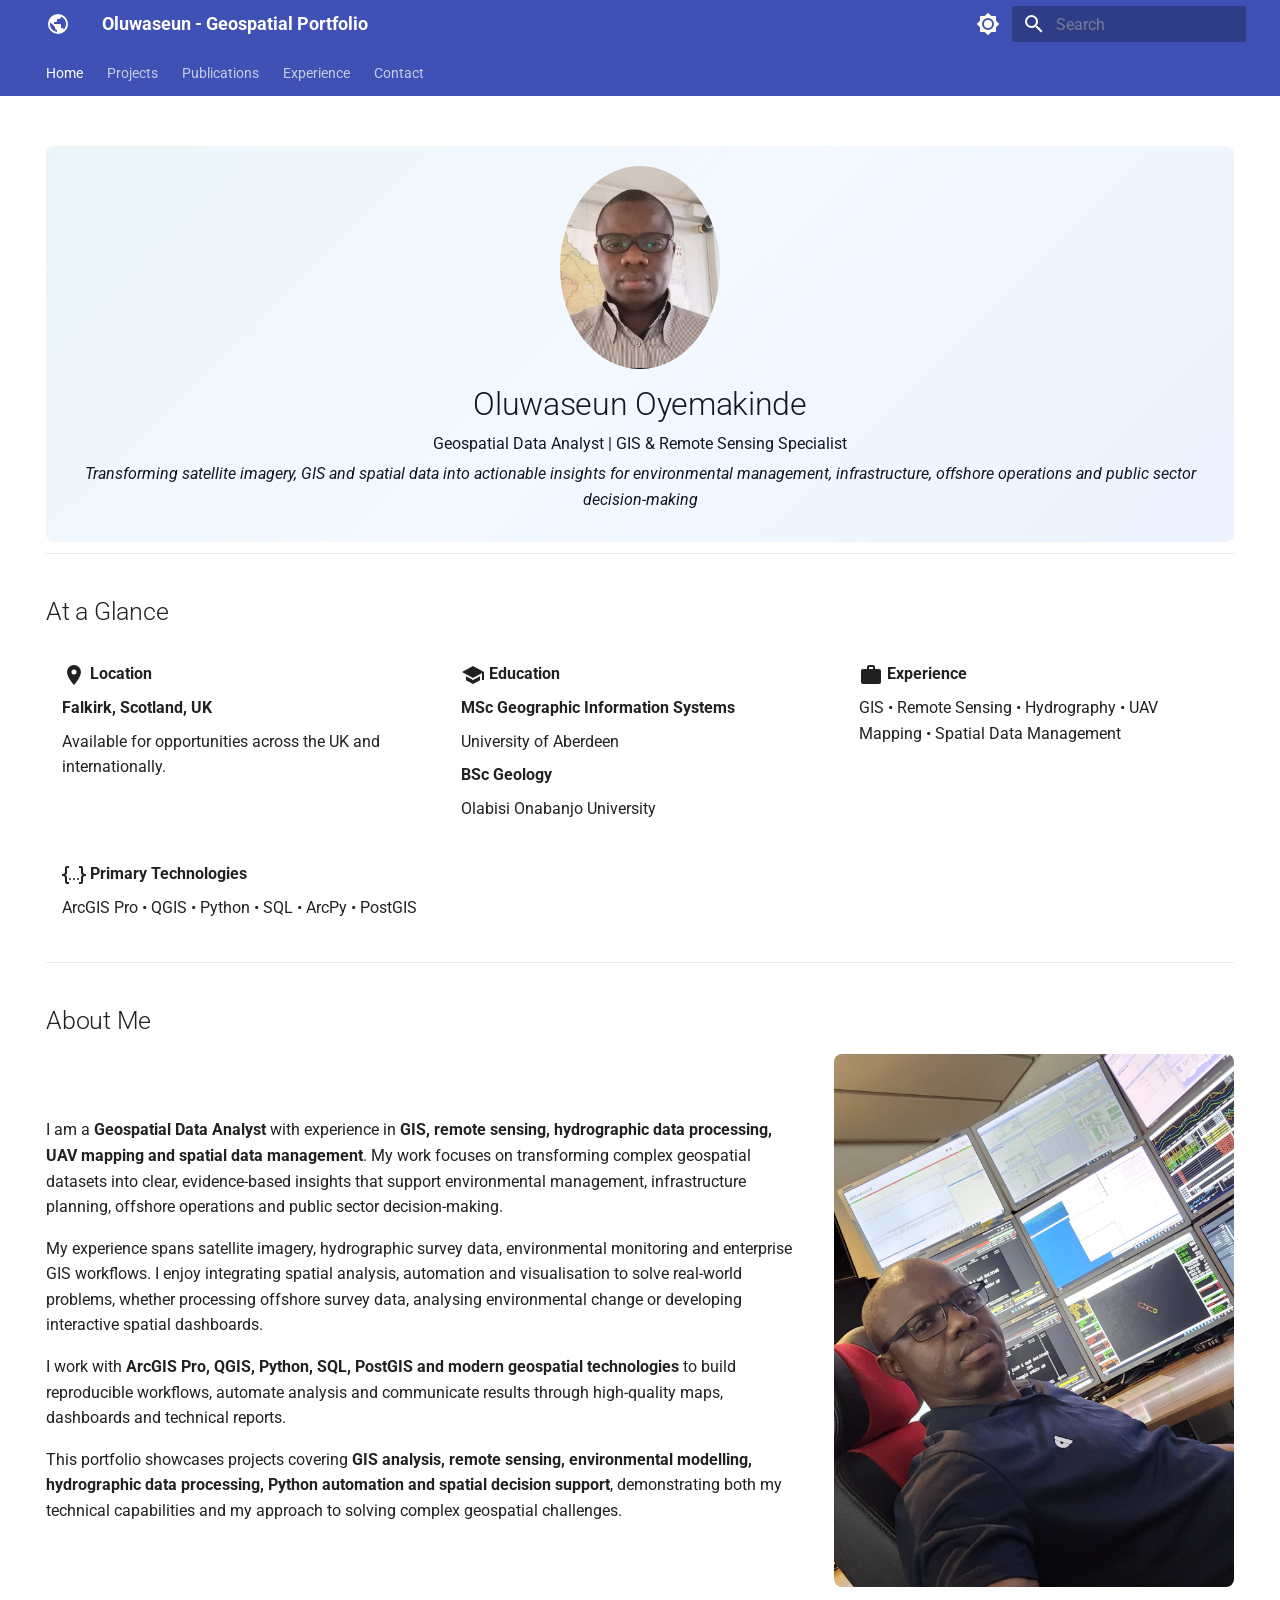
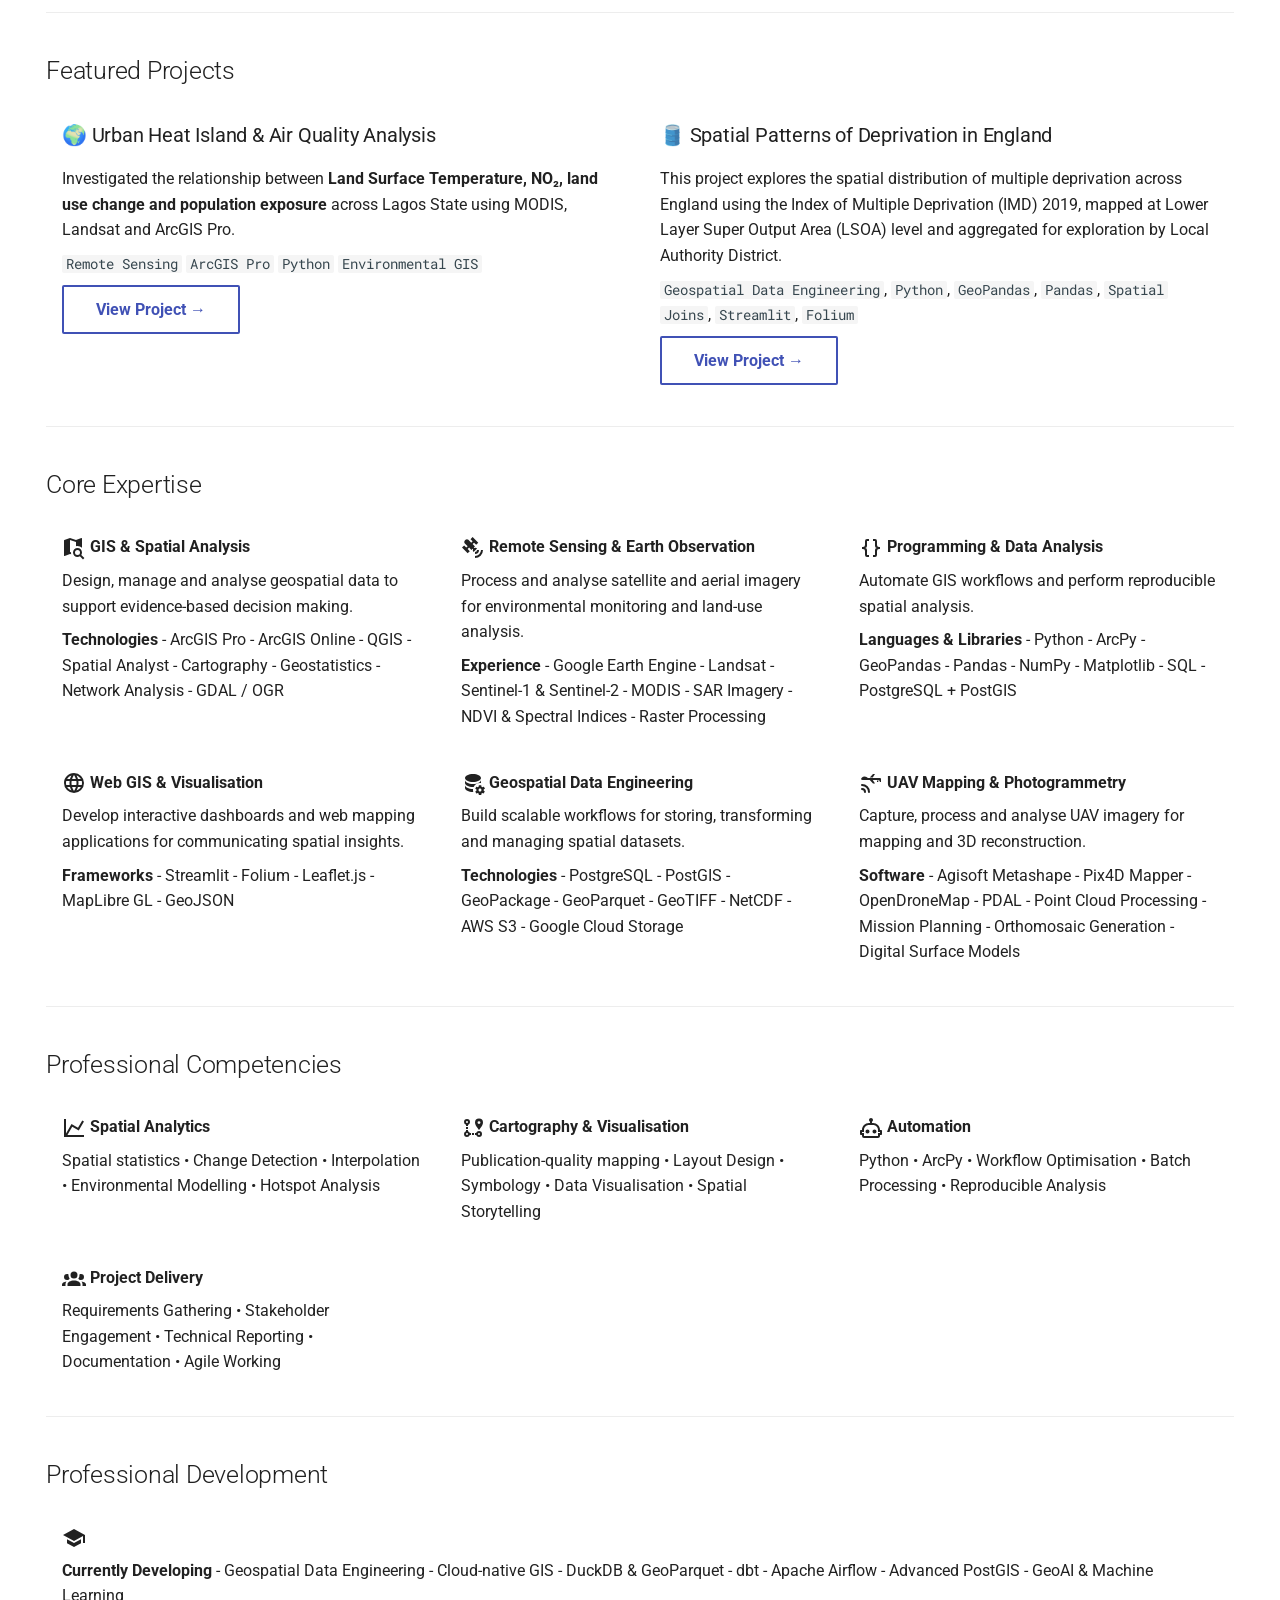
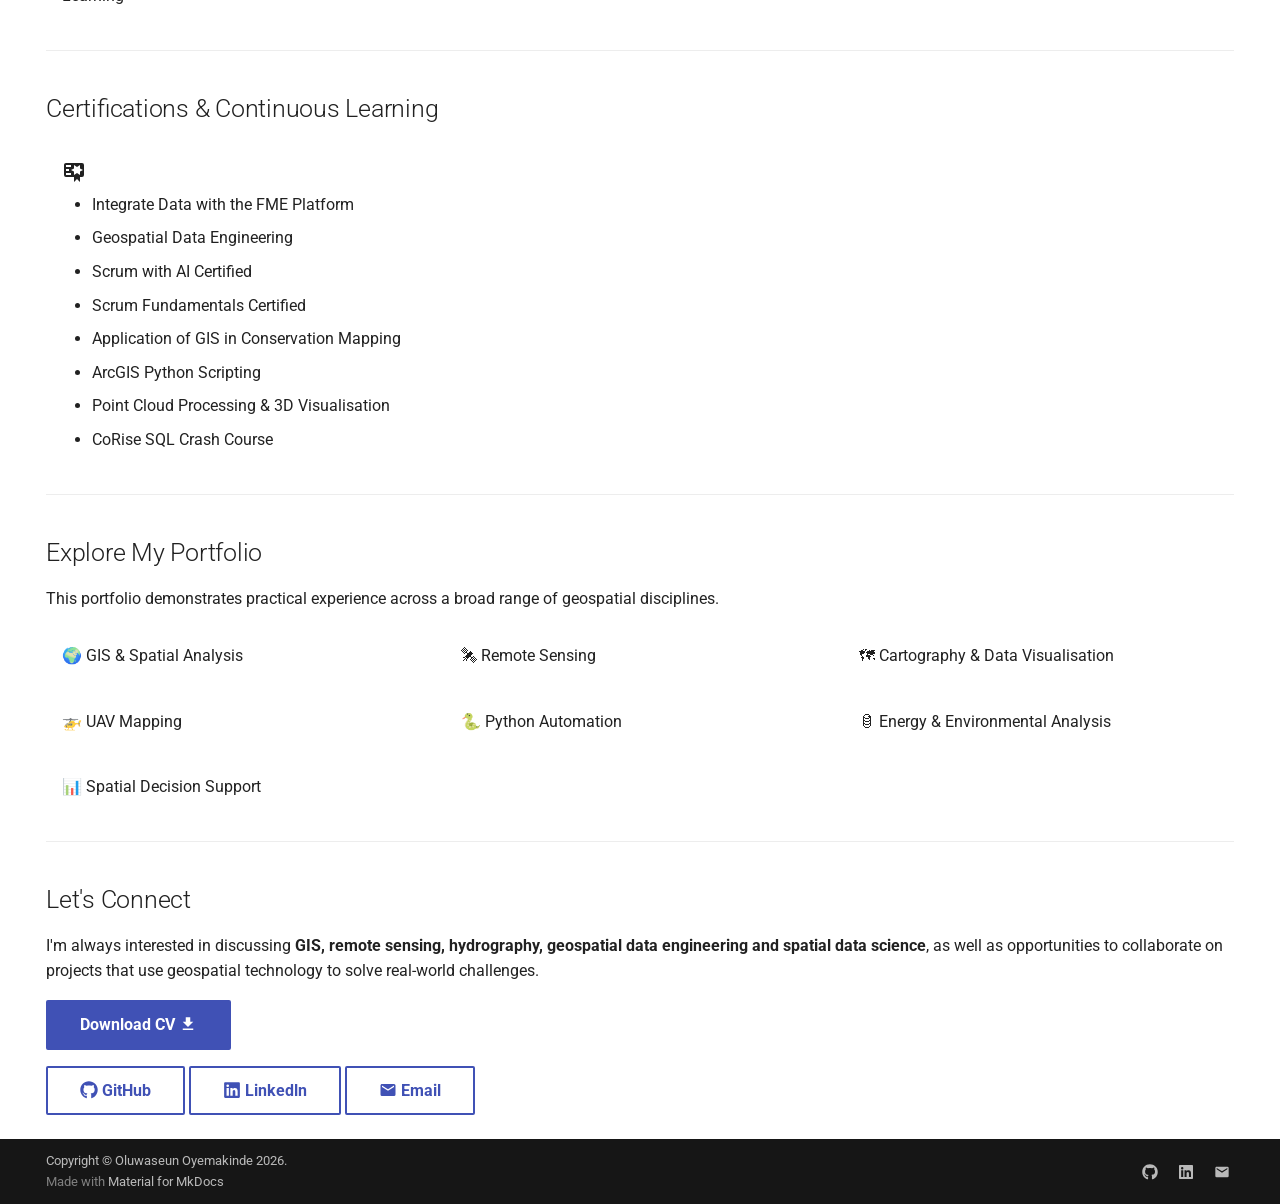
<file: index.html>
<!doctype html>
<html lang="en" class="no-js">
  <head>
    
      <meta charset="utf-8">
      <meta name="viewport" content="width=device-width,initial-scale=1">
      
        <meta name="description" content="Portfolio of Oluwaseun Oyemakinde — GIS, Remote Sensing, and Spatial Data Science">
      
      
        <meta name="author" content="Oluwaseun Oyemakinde">
      
      
      
      
        <link rel="next" href="projects/">
      
      
        
      
      
      <link rel="icon" href="assets/images/favicon.png">
      <meta name="generator" content="mkdocs-1.6.1, mkdocs-material-9.7.7">
    
    
      
        <title>Oluwaseun - Geospatial Portfolio</title>
      
    
    
      <link rel="stylesheet" href="assets/stylesheets/main.ec1eaa64.min.css">
      
        
        <link rel="stylesheet" href="assets/stylesheets/palette.ab4e12ef.min.css">
      
      


    
    
      
    
    
      
        
        
        <link rel="preconnect" href="https://fonts.gstatic.com" crossorigin>
        <link rel="stylesheet" href="https://fonts.googleapis.com/css?family=Roboto:300,300i,400,400i,700,700i%7CRoboto+Mono:400,400i,700,700i&display=fallback">
        <style>:root{--md-text-font:"Roboto";--md-code-font:"Roboto Mono"}</style>
      
    
    
      <link rel="stylesheet" href="assets/css/extra.css">
    
    <script>__md_scope=new URL(".",location),__md_hash=e=>[...e].reduce(((e,_)=>(e<<5)-e+_.charCodeAt(0)),0),__md_get=(e,_=localStorage,t=__md_scope)=>JSON.parse(_.getItem(t.pathname+"."+e)),__md_set=(e,_,t=localStorage,a=__md_scope)=>{try{t.setItem(a.pathname+"."+e,JSON.stringify(_))}catch(e){}}</script>
    
      

    
    
  </head>
  
  
    
    
      
    
    
    
    
    <body dir="ltr" data-md-color-scheme="default" data-md-color-primary="indigo" data-md-color-accent="blue">
  
    
    <input class="md-toggle" data-md-toggle="drawer" type="checkbox" id="__drawer" autocomplete="off">
    <input class="md-toggle" data-md-toggle="search" type="checkbox" id="__search" autocomplete="off">
    <label class="md-overlay" for="__drawer"></label>
    <div data-md-component="skip">
      
        
        <a href="#at-a-glance" class="md-skip">
          Skip to content
        </a>
      
    </div>
    <div data-md-component="announce">
      
    </div>
    
    
      

<header class="md-header" data-md-component="header">
  <nav class="md-header__inner md-grid" aria-label="Header">
    <a href="." title="Oluwaseun - Geospatial Portfolio" class="md-header__button md-logo" aria-label="Oluwaseun - Geospatial Portfolio" data-md-component="logo">
      
  
  <svg xmlns="http://www.w3.org/2000/svg" viewBox="0 0 24 24"><path d="M17.9 17.39c-.26-.8-1.01-1.39-1.9-1.39h-1v-3a1 1 0 0 0-1-1H8v-2h2a1 1 0 0 0 1-1V7h2a2 2 0 0 0 2-2v-.41a7.984 7.984 0 0 1 2.9 12.8M11 19.93c-3.95-.49-7-3.85-7-7.93 0-.62.08-1.22.21-1.79L9 15v1a2 2 0 0 0 2 2m1-16A10 10 0 0 0 2 12a10 10 0 0 0 10 10 10 10 0 0 0 10-10A10 10 0 0 0 12 2"/></svg>

    </a>
    <label class="md-header__button md-icon" for="__drawer">
      
      <svg xmlns="http://www.w3.org/2000/svg" viewBox="0 0 24 24"><path d="M3 6h18v2H3zm0 5h18v2H3zm0 5h18v2H3z"/></svg>
    </label>
    <div class="md-header__title" data-md-component="header-title">
      <div class="md-header__ellipsis">
        <div class="md-header__topic">
          <span class="md-ellipsis">
            Oluwaseun - Geospatial Portfolio
          </span>
        </div>
        <div class="md-header__topic" data-md-component="header-topic">
          <span class="md-ellipsis">
            
              Home
            
          </span>
        </div>
      </div>
    </div>
    
      
        <form class="md-header__option" data-md-component="palette">
  
    
    
    
    <input class="md-option" data-md-color-media="" data-md-color-scheme="default" data-md-color-primary="indigo" data-md-color-accent="blue"  aria-label="Switch to dark mode"  type="radio" name="__palette" id="__palette_0">
    
      <label class="md-header__button md-icon" title="Switch to dark mode" for="__palette_1" hidden>
        <svg xmlns="http://www.w3.org/2000/svg" viewBox="0 0 24 24"><path d="M12 8a4 4 0 0 0-4 4 4 4 0 0 0 4 4 4 4 0 0 0 4-4 4 4 0 0 0-4-4m0 10a6 6 0 0 1-6-6 6 6 0 0 1 6-6 6 6 0 0 1 6 6 6 6 0 0 1-6 6m8-9.31V4h-4.69L12 .69 8.69 4H4v4.69L.69 12 4 15.31V20h4.69L12 23.31 15.31 20H20v-4.69L23.31 12z"/></svg>
      </label>
    
  
    
    
    
    <input class="md-option" data-md-color-media="" data-md-color-scheme="slate" data-md-color-primary="indigo" data-md-color-accent="blue"  aria-label="Switch to light mode"  type="radio" name="__palette" id="__palette_1">
    
      <label class="md-header__button md-icon" title="Switch to light mode" for="__palette_0" hidden>
        <svg xmlns="http://www.w3.org/2000/svg" viewBox="0 0 24 24"><path d="M12 18c-.89 0-1.74-.2-2.5-.55C11.56 16.5 13 14.42 13 12s-1.44-4.5-3.5-5.45C10.26 6.2 11.11 6 12 6a6 6 0 0 1 6 6 6 6 0 0 1-6 6m8-9.31V4h-4.69L12 .69 8.69 4H4v4.69L.69 12 4 15.31V20h4.69L12 23.31 15.31 20H20v-4.69L23.31 12z"/></svg>
      </label>
    
  
</form>
      
    
    
      <script>var palette=__md_get("__palette");if(palette&&palette.color){if("(prefers-color-scheme)"===palette.color.media){var media=matchMedia("(prefers-color-scheme: light)"),input=document.querySelector(media.matches?"[data-md-color-media='(prefers-color-scheme: light)']":"[data-md-color-media='(prefers-color-scheme: dark)']");palette.color.media=input.getAttribute("data-md-color-media"),palette.color.scheme=input.getAttribute("data-md-color-scheme"),palette.color.primary=input.getAttribute("data-md-color-primary"),palette.color.accent=input.getAttribute("data-md-color-accent")}for(var[key,value]of Object.entries(palette.color))document.body.setAttribute("data-md-color-"+key,value)}</script>
    
    
    
      
      
        <label class="md-header__button md-icon" for="__search">
          
          <svg xmlns="http://www.w3.org/2000/svg" viewBox="0 0 24 24"><path d="M9.5 3A6.5 6.5 0 0 1 16 9.5c0 1.61-.59 3.09-1.56 4.23l.27.27h.79l5 5-1.5 1.5-5-5v-.79l-.27-.27A6.52 6.52 0 0 1 9.5 16 6.5 6.5 0 0 1 3 9.5 6.5 6.5 0 0 1 9.5 3m0 2C7 5 5 7 5 9.5S7 14 9.5 14 14 12 14 9.5 12 5 9.5 5"/></svg>
        </label>
        <div class="md-search" data-md-component="search" role="dialog">
  <label class="md-search__overlay" for="__search"></label>
  <div class="md-search__inner" role="search">
    <form class="md-search__form" name="search">
      <input type="text" class="md-search__input" name="query" aria-label="Search" placeholder="Search" autocapitalize="off" autocorrect="off" autocomplete="off" spellcheck="false" data-md-component="search-query" required>
      <label class="md-search__icon md-icon" for="__search">
        
        <svg xmlns="http://www.w3.org/2000/svg" viewBox="0 0 24 24"><path d="M9.5 3A6.5 6.5 0 0 1 16 9.5c0 1.61-.59 3.09-1.56 4.23l.27.27h.79l5 5-1.5 1.5-5-5v-.79l-.27-.27A6.52 6.52 0 0 1 9.5 16 6.5 6.5 0 0 1 3 9.5 6.5 6.5 0 0 1 9.5 3m0 2C7 5 5 7 5 9.5S7 14 9.5 14 14 12 14 9.5 12 5 9.5 5"/></svg>
        
        <svg xmlns="http://www.w3.org/2000/svg" viewBox="0 0 24 24"><path d="M20 11v2H8l5.5 5.5-1.42 1.42L4.16 12l7.92-7.92L13.5 5.5 8 11z"/></svg>
      </label>
      <nav class="md-search__options" aria-label="Search">
        
        <button type="reset" class="md-search__icon md-icon" title="Clear" aria-label="Clear" tabindex="-1">
          
          <svg xmlns="http://www.w3.org/2000/svg" viewBox="0 0 24 24"><path d="M19 6.41 17.59 5 12 10.59 6.41 5 5 6.41 10.59 12 5 17.59 6.41 19 12 13.41 17.59 19 19 17.59 13.41 12z"/></svg>
        </button>
      </nav>
      
    </form>
    <div class="md-search__output">
      <div class="md-search__scrollwrap" tabindex="0" data-md-scrollfix>
        <div class="md-search-result" data-md-component="search-result">
          <div class="md-search-result__meta">
            Initializing search
          </div>
          <ol class="md-search-result__list" role="presentation"></ol>
        </div>
      </div>
    </div>
  </div>
</div>
      
    
    
  </nav>
  
</header>
    
    <div class="md-container" data-md-component="container">
      
      
        
          
            
<nav class="md-tabs" aria-label="Tabs" data-md-component="tabs">
  <div class="md-grid">
    <ul class="md-tabs__list">
      
        
  
  
  
    
  
  
    <li class="md-tabs__item md-tabs__item--active">
      <a href="." class="md-tabs__link">
        
  
  
    
  
  Home

      </a>
    </li>
  

      
        
  
  
  
  
    
    
      <li class="md-tabs__item">
        <a href="projects/" class="md-tabs__link">
          
  
  
  Projects

        </a>
      </li>
    
  

      
        
  
  
  
  
    <li class="md-tabs__item">
      <a href="publications/" class="md-tabs__link">
        
  
  
    
  
  Publications

      </a>
    </li>
  

      
        
  
  
  
  
    <li class="md-tabs__item">
      <a href="experience/" class="md-tabs__link">
        
  
  
    
  
  Experience

      </a>
    </li>
  

      
        
  
  
  
  
    <li class="md-tabs__item">
      <a href="contact/" class="md-tabs__link">
        
  
  
    
  
  Contact

      </a>
    </li>
  

      
    </ul>
  </div>
</nav>
          
        
      
      <main class="md-main" data-md-component="main">
        <div class="md-main__inner md-grid">
          
            
              
                
              
              <div class="md-sidebar md-sidebar--primary" data-md-component="sidebar" data-md-type="navigation" hidden>
                <div class="md-sidebar__scrollwrap">
                  <div class="md-sidebar__inner">
                    


  


<nav class="md-nav md-nav--primary md-nav--lifted" aria-label="Navigation" data-md-level="0">
  <label class="md-nav__title" for="__drawer">
    <a href="." title="Oluwaseun - Geospatial Portfolio" class="md-nav__button md-logo" aria-label="Oluwaseun - Geospatial Portfolio" data-md-component="logo">
      
  
  <svg xmlns="http://www.w3.org/2000/svg" viewBox="0 0 24 24"><path d="M17.9 17.39c-.26-.8-1.01-1.39-1.9-1.39h-1v-3a1 1 0 0 0-1-1H8v-2h2a1 1 0 0 0 1-1V7h2a2 2 0 0 0 2-2v-.41a7.984 7.984 0 0 1 2.9 12.8M11 19.93c-3.95-.49-7-3.85-7-7.93 0-.62.08-1.22.21-1.79L9 15v1a2 2 0 0 0 2 2m1-16A10 10 0 0 0 2 12a10 10 0 0 0 10 10 10 10 0 0 0 10-10A10 10 0 0 0 12 2"/></svg>

    </a>
    Oluwaseun - Geospatial Portfolio
  </label>
  
  <ul class="md-nav__list" data-md-scrollfix>
    
      
      
  
  
    
  
  
  
    <li class="md-nav__item md-nav__item--active">
      
      <input class="md-nav__toggle md-toggle" type="checkbox" id="__toc">
      
      
      
        <label class="md-nav__link md-nav__link--active" for="__toc">
          
  
  
  <span class="md-ellipsis">
    
  
    Home
  

    
  </span>
  
  

          <span class="md-nav__icon md-icon"></span>
        </label>
      
      <a href="." class="md-nav__link md-nav__link--active">
        
  
  
  <span class="md-ellipsis">
    
  
    Home
  

    
  </span>
  
  

      </a>
      
        

<nav class="md-nav md-nav--secondary" aria-label="Table of contents">
  
  
  
  
    <label class="md-nav__title" for="__toc">
      <span class="md-nav__icon md-icon"></span>
      Table of contents
    </label>
    <ul class="md-nav__list" data-md-component="toc" data-md-scrollfix>
      
        <li class="md-nav__item">
  <a href="#at-a-glance" class="md-nav__link">
    <span class="md-ellipsis">
      
        At a Glance
      
    </span>
  </a>
  
</li>
      
        <li class="md-nav__item">
  <a href="#about-me" class="md-nav__link">
    <span class="md-ellipsis">
      
        About Me
      
    </span>
  </a>
  
</li>
      
        <li class="md-nav__item">
  <a href="#featured-projects" class="md-nav__link">
    <span class="md-ellipsis">
      
        Featured Projects
      
    </span>
  </a>
  
    <nav class="md-nav" aria-label="Featured Projects">
      <ul class="md-nav__list">
        
          <li class="md-nav__item">
  <a href="#urban-heat-island-air-quality-analysis" class="md-nav__link">
    <span class="md-ellipsis">
      
        🌍 Urban Heat Island &amp; Air Quality Analysis
      
    </span>
  </a>
  
</li>
        
          <li class="md-nav__item">
  <a href="#spatial-patterns-of-deprivation-in-england" class="md-nav__link">
    <span class="md-ellipsis">
      
        🛢️ Spatial Patterns of Deprivation in England
      
    </span>
  </a>
  
</li>
        
      </ul>
    </nav>
  
</li>
      
        <li class="md-nav__item">
  <a href="#core-expertise" class="md-nav__link">
    <span class="md-ellipsis">
      
        Core Expertise
      
    </span>
  </a>
  
</li>
      
        <li class="md-nav__item">
  <a href="#professional-competencies" class="md-nav__link">
    <span class="md-ellipsis">
      
        Professional Competencies
      
    </span>
  </a>
  
</li>
      
        <li class="md-nav__item">
  <a href="#professional-development" class="md-nav__link">
    <span class="md-ellipsis">
      
        Professional Development
      
    </span>
  </a>
  
</li>
      
        <li class="md-nav__item">
  <a href="#certifications-continuous-learning" class="md-nav__link">
    <span class="md-ellipsis">
      
        Certifications &amp; Continuous Learning
      
    </span>
  </a>
  
</li>
      
        <li class="md-nav__item">
  <a href="#explore-my-portfolio" class="md-nav__link">
    <span class="md-ellipsis">
      
        Explore My Portfolio
      
    </span>
  </a>
  
</li>
      
        <li class="md-nav__item">
  <a href="#lets-connect" class="md-nav__link">
    <span class="md-ellipsis">
      
        Let's Connect
      
    </span>
  </a>
  
</li>
      
    </ul>
  
</nav>
      
    </li>
  

    
      
      
  
  
  
  
    
    
    
    
      
      
    
    
    <li class="md-nav__item md-nav__item--nested">
      
        
        
        <input class="md-nav__toggle md-toggle " type="checkbox" id="__nav_2" >
        
          
          <label class="md-nav__link" for="__nav_2" id="__nav_2_label" tabindex="0">
            
  
  
  <span class="md-ellipsis">
    
  
    Projects
  

    
  </span>
  
  

            <span class="md-nav__icon md-icon"></span>
          </label>
        
        <nav class="md-nav" data-md-level="1" aria-labelledby="__nav_2_label" aria-expanded="false">
          <label class="md-nav__title" for="__nav_2">
            <span class="md-nav__icon md-icon"></span>
            
  
    Projects
  

          </label>
          <ul class="md-nav__list" data-md-scrollfix>
            
              
                
  
  
  
  
    <li class="md-nav__item">
      <a href="projects/" class="md-nav__link">
        
  
  
  <span class="md-ellipsis">
    
  
    All Projects
  

    
  </span>
  
  

      </a>
    </li>
  

              
            
              
                
  
  
  
  
    <li class="md-nav__item">
      <a href="projects/urban-heat-island/" class="md-nav__link">
        
  
  
  <span class="md-ellipsis">
    
  
    Urban Heat Island & Air Quality
  

    
  </span>
  
  

      </a>
    </li>
  

              
            
              
                
  
  
  
  
    <li class="md-nav__item">
      <a href="projects/ukcs-oil-production/" class="md-nav__link">
        
  
  
  <span class="md-ellipsis">
    
  
    UK Continental Shelf Oil Production
  

    
  </span>
  
  

      </a>
    </li>
  

              
            
              
                
  
  
  
  
    <li class="md-nav__item">
      <a href="projects/imd-deprivation/" class="md-nav__link">
        
  
  
  <span class="md-ellipsis">
    
  
    Spatial Patterns of Deprivation in England
  

    
  </span>
  
  

      </a>
    </li>
  

              
            
          </ul>
        </nav>
      
    </li>
  

    
      
      
  
  
  
  
    <li class="md-nav__item">
      <a href="publications/" class="md-nav__link">
        
  
  
  <span class="md-ellipsis">
    
  
    Publications
  

    
  </span>
  
  

      </a>
    </li>
  

    
      
      
  
  
  
  
    <li class="md-nav__item">
      <a href="experience/" class="md-nav__link">
        
  
  
  <span class="md-ellipsis">
    
  
    Experience
  

    
  </span>
  
  

      </a>
    </li>
  

    
      
      
  
  
  
  
    <li class="md-nav__item">
      <a href="contact/" class="md-nav__link">
        
  
  
  <span class="md-ellipsis">
    
  
    Contact
  

    
  </span>
  
  

      </a>
    </li>
  

    
  </ul>
</nav>
                  </div>
                </div>
              </div>
            
            
              
                
              
              <div class="md-sidebar md-sidebar--secondary" data-md-component="sidebar" data-md-type="toc" hidden>
                <div class="md-sidebar__scrollwrap">
                  <div class="md-sidebar__inner">
                    

<nav class="md-nav md-nav--secondary" aria-label="Table of contents">
  
  
  
  
    <label class="md-nav__title" for="__toc">
      <span class="md-nav__icon md-icon"></span>
      Table of contents
    </label>
    <ul class="md-nav__list" data-md-component="toc" data-md-scrollfix>
      
        <li class="md-nav__item">
  <a href="#at-a-glance" class="md-nav__link">
    <span class="md-ellipsis">
      
        At a Glance
      
    </span>
  </a>
  
</li>
      
        <li class="md-nav__item">
  <a href="#about-me" class="md-nav__link">
    <span class="md-ellipsis">
      
        About Me
      
    </span>
  </a>
  
</li>
      
        <li class="md-nav__item">
  <a href="#featured-projects" class="md-nav__link">
    <span class="md-ellipsis">
      
        Featured Projects
      
    </span>
  </a>
  
    <nav class="md-nav" aria-label="Featured Projects">
      <ul class="md-nav__list">
        
          <li class="md-nav__item">
  <a href="#urban-heat-island-air-quality-analysis" class="md-nav__link">
    <span class="md-ellipsis">
      
        🌍 Urban Heat Island &amp; Air Quality Analysis
      
    </span>
  </a>
  
</li>
        
          <li class="md-nav__item">
  <a href="#spatial-patterns-of-deprivation-in-england" class="md-nav__link">
    <span class="md-ellipsis">
      
        🛢️ Spatial Patterns of Deprivation in England
      
    </span>
  </a>
  
</li>
        
      </ul>
    </nav>
  
</li>
      
        <li class="md-nav__item">
  <a href="#core-expertise" class="md-nav__link">
    <span class="md-ellipsis">
      
        Core Expertise
      
    </span>
  </a>
  
</li>
      
        <li class="md-nav__item">
  <a href="#professional-competencies" class="md-nav__link">
    <span class="md-ellipsis">
      
        Professional Competencies
      
    </span>
  </a>
  
</li>
      
        <li class="md-nav__item">
  <a href="#professional-development" class="md-nav__link">
    <span class="md-ellipsis">
      
        Professional Development
      
    </span>
  </a>
  
</li>
      
        <li class="md-nav__item">
  <a href="#certifications-continuous-learning" class="md-nav__link">
    <span class="md-ellipsis">
      
        Certifications &amp; Continuous Learning
      
    </span>
  </a>
  
</li>
      
        <li class="md-nav__item">
  <a href="#explore-my-portfolio" class="md-nav__link">
    <span class="md-ellipsis">
      
        Explore My Portfolio
      
    </span>
  </a>
  
</li>
      
        <li class="md-nav__item">
  <a href="#lets-connect" class="md-nav__link">
    <span class="md-ellipsis">
      
        Let's Connect
      
    </span>
  </a>
  
</li>
      
    </ul>
  
</nav>
                  </div>
                </div>
              </div>
            
          
          
            <div class="md-content" data-md-component="content">
              
              <article class="md-content__inner md-typeset">
                
                  
  




<!--
CHECKLIST FOR THIS PAGE:
- [ ] Replace [YOUR NAME] with your full name (3 places)
- [ ] Replace [YOUR JOB TITLE] with your current or target role
- [ ] Replace [YOUR TAGLINE] with a short phrase describing your focus
- [ ] Rewrite the About Me paragraph with your own words
- [ ] Replace assets/images/profile.png with your actual photo (keep the filename or update it below)
- [ ] Replace assets/images/about.png with your own image (a field photo, map, or workspace shot)
- [ ] Edit the skill cards to match your actual skills (add, remove, or rename cards as needed)
- [ ] Update GitHub and LinkedIn links in the Connect section
- [ ] Add your CV PDF to docs/assets/ and update the filename in the Download CV button
-->

<div class="hero">

<img src="assets/images/profile1.jpeg" alt="Oluwaseun Oyemakinde" class="profile-photo">

<h1>Oluwaseun Oyemakinde</h1>

<p>Geospatial Data Analyst | GIS & Remote Sensing Specialist</p>
<p><em>Transforming satellite imagery, GIS and spatial data into actionable insights for environmental management, infrastructure, offshore operations and public sector decision-making</em></p>

<div class="hero-buttons" markdown>

</div>
</div>

<hr />
<h2 id="at-a-glance">At a Glance</h2>
<div class="grid cards">
<ul>
<li>
<p><span class="twemoji lg middle"><svg xmlns="http://www.w3.org/2000/svg" viewBox="0 0 24 24"><path d="M12 11.5A2.5 2.5 0 0 1 9.5 9 2.5 2.5 0 0 1 12 6.5 2.5 2.5 0 0 1 14.5 9a2.5 2.5 0 0 1-2.5 2.5M12 2a7 7 0 0 0-7 7c0 5.25 7 13 7 13s7-7.75 7-13a7 7 0 0 0-7-7"/></svg></span> <strong>Location</strong></p>
<p><strong>Falkirk, Scotland, UK</strong></p>
<p>Available for opportunities across the UK and internationally.</p>
</li>
<li>
<p><span class="twemoji lg middle"><svg xmlns="http://www.w3.org/2000/svg" viewBox="0 0 24 24"><path d="M12 3 1 9l11 6 9-4.91V17h2V9M5 13.18v4L12 21l7-3.82v-4L12 17z"/></svg></span> <strong>Education</strong></p>
<p><strong>MSc Geographic Information Systems</strong></p>
<p>University of Aberdeen</p>
<p><strong>BSc Geology</strong></p>
<p>Olabisi Onabanjo University</p>
</li>
<li>
<p><span class="twemoji lg middle"><svg xmlns="http://www.w3.org/2000/svg" viewBox="0 0 24 24"><path d="M10 2h4a2 2 0 0 1 2 2v2h4a2 2 0 0 1 2 2v11a2 2 0 0 1-2 2H4a2 2 0 0 1-2-2V8c0-1.11.89-2 2-2h4V4c0-1.11.89-2 2-2m4 4V4h-4v2z"/></svg></span> <strong>Experience</strong></p>
<p>GIS • Remote Sensing • Hydrography • UAV Mapping • Spatial Data Management</p>
</li>
<li>
<p><span class="twemoji lg middle"><svg xmlns="http://www.w3.org/2000/svg" viewBox="0 0 24 24"><path d="M5 3h2v2H5v5a2 2 0 0 1-2 2 2 2 0 0 1 2 2v5h2v2H5c-1.07-.27-2-.9-2-2v-4a2 2 0 0 0-2-2H0v-2h1a2 2 0 0 0 2-2V5a2 2 0 0 1 2-2m14 0a2 2 0 0 1 2 2v4a2 2 0 0 0 2 2h1v2h-1a2 2 0 0 0-2 2v4a2 2 0 0 1-2 2h-2v-2h2v-5a2 2 0 0 1 2-2 2 2 0 0 1-2-2V5h-2V3zm-7 12a1 1 0 0 1 1 1 1 1 0 0 1-1 1 1 1 0 0 1-1-1 1 1 0 0 1 1-1m-4 0a1 1 0 0 1 1 1 1 1 0 0 1-1 1 1 1 0 0 1-1-1 1 1 0 0 1 1-1m8 0a1 1 0 0 1 1 1 1 1 0 0 1-1 1 1 1 0 0 1-1-1 1 1 0 0 1 1-1"/></svg></span> <strong>Primary Technologies</strong></p>
<p>ArcGIS Pro • QGIS • Python • SQL • ArcPy • PostGIS</p>
</li>
</ul>
</div>
<hr />
<h2 id="about-me">About Me</h2>
<div class="about-section">
<div class="about-text">
<p>I am a <strong>Geospatial Data Analyst</strong> with experience in <strong>GIS, remote sensing, hydrographic data processing, UAV mapping and spatial data management</strong>. My work focuses on transforming complex geospatial datasets into clear, evidence-based insights that support environmental management, infrastructure planning, offshore operations and public sector decision-making.</p>
<p>My experience spans satellite imagery, hydrographic survey data, environmental monitoring and enterprise GIS workflows. I enjoy integrating spatial analysis, automation and visualisation to solve real-world problems, whether processing offshore survey data, analysing environmental change or developing interactive spatial dashboards.</p>
<p>I work with <strong>ArcGIS Pro, QGIS, Python, SQL, PostGIS and modern geospatial technologies</strong> to build reproducible workflows, automate analysis and communicate results through high-quality maps, dashboards and technical reports.</p>
<p>This portfolio showcases projects covering <strong>GIS analysis, remote sensing, environmental modelling, hydrographic data processing, Python automation and spatial decision support</strong>, demonstrating both my technical capabilities and my approach to solving complex geospatial challenges.</p>
</div>
<div class="about-image">

<img src="assets/images/about-me.jpeg" alt="About Me">

</div>
</div>
<hr />
<h2 id="featured-projects">Featured Projects</h2>
<div class="grid cards">
<ul>
<li>
<h3 id="urban-heat-island-air-quality-analysis">🌍 Urban Heat Island &amp; Air Quality Analysis</h3>
<p>Investigated the relationship between <strong>Land Surface Temperature, NO₂, land use change and population exposure</strong> across Lagos State using MODIS, Landsat and ArcGIS Pro.</p>
<p><code>Remote Sensing</code> <code>ArcGIS Pro</code> <code>Python</code> <code>Environmental GIS</code></p>
<p><a class="md-button" href="projects/urban-heat-island/">View Project →</a></p>
</li>
<li>
<h3 id="spatial-patterns-of-deprivation-in-england">🛢️ Spatial Patterns of Deprivation in England</h3>
<p>This project explores the spatial distribution of multiple deprivation across England using the Index of Multiple Deprivation (IMD) 2019, mapped at Lower Layer Super Output Area (LSOA) level and aggregated for exploration by Local Authority District.</p>
<p><code>Geospatial Data Engineering</code>, <code>Python</code>, <code>GeoPandas</code>, <code>Pandas</code>, <code>Spatial Joins</code>, <code>Streamlit</code>, <code>Folium</code></p>
<p><a class="md-button" href="projects/imd-deprivation/">View Project →</a></p>
</li>
</ul>
</div>
<hr />
<h2 id="core-expertise">Core Expertise</h2>
<div class="grid cards">
<ul>
<li>
<p><span class="twemoji lg middle"><svg xmlns="http://www.w3.org/2000/svg" viewBox="0 0 24 24"><path d="M15.5 12c2.5 0 4.5 2 4.5 4.5 0 .88-.25 1.71-.69 2.4l3.08 3.1L21 23.39l-3.12-3.07c-.69.43-1.51.68-2.38.68-2.5 0-4.5-2-4.5-4.5s2-4.5 4.5-4.5m0 2a2.5 2.5 0 0 0-2.5 2.5 2.5 2.5 0 0 0 2.5 2.5 2.5 2.5 0 0 0 2.5-2.5 2.5 2.5 0 0 0-2.5-2.5M14 6.11 8 4v11.89l1 .35v.26c0 .64.09 1.26.26 1.84L8 17.9l-5.34 2.07-.16.03a.5.5 0 0 1-.5-.5V4.38c0-.23.15-.41.36-.48L8 2l6 2.1L19.34 2h.16a.5.5 0 0 1 .5.5v9.31A6.48 6.48 0 0 0 15.5 10c-.5 0-1 .06-1.5.17z"/></svg></span> <strong>GIS &amp; Spatial Analysis</strong></p>
<p>Design, manage and analyse geospatial data to support evidence-based decision making.</p>
<p><strong>Technologies</strong>
- ArcGIS Pro
- ArcGIS Online
- QGIS
- Spatial Analyst
- Cartography
- Geostatistics
- Network Analysis
- GDAL / OGR</p>
</li>
<li>
<p><span class="twemoji lg middle"><svg xmlns="http://www.w3.org/2000/svg" viewBox="0 0 24 24"><path d="m11.62 1 5.66 5.67-2.12 2.12-2.12-2.12-1.42 1.42 2.33 2.32-1.16 1.17.45.46a2.5 2.5 0 0 1 2.83.5l-3.53 3.53a2.5 2.5 0 0 1-.5-2.83l-.46-.45-1.17 1.16-2.32-2.33-1.42 1.42 2.12 2.12-2.12 2.12L1 11.62 3.14 9.5l2.12 2.12 1.41-1.41-2.83-2.83c-.78-.78-.78-2.05 0-2.83l.71-.71c.78-.78 2.05-.78 2.83 0l2.83 2.83 1.41-1.41L9.5 3.14zM18 14a4 4 0 0 1-4 4v-2a2 2 0 0 0 2-2zm4 0a8 8 0 0 1-8 8v-2a6 6 0 0 0 6-6z"/></svg></span> <strong>Remote Sensing &amp; Earth Observation</strong></p>
<p>Process and analyse satellite and aerial imagery for environmental monitoring and land-use analysis.</p>
<p><strong>Experience</strong>
- Google Earth Engine
- Landsat
- Sentinel-1 &amp; Sentinel-2
- MODIS
- SAR Imagery
- NDVI &amp; Spectral Indices
- Raster Processing</p>
</li>
<li>
<p><span class="twemoji lg middle"><svg xmlns="http://www.w3.org/2000/svg" viewBox="0 0 24 24"><path d="M8 3a2 2 0 0 0-2 2v4a2 2 0 0 1-2 2H3v2h1a2 2 0 0 1 2 2v4a2 2 0 0 0 2 2h2v-2H8v-5a2 2 0 0 0-2-2 2 2 0 0 0 2-2V5h2V3m6 0a2 2 0 0 1 2 2v4a2 2 0 0 0 2 2h1v2h-1a2 2 0 0 0-2 2v4a2 2 0 0 1-2 2h-2v-2h2v-5a2 2 0 0 1 2-2 2 2 0 0 1-2-2V5h-2V3z"/></svg></span> <strong>Programming &amp; Data Analysis</strong></p>
<p>Automate GIS workflows and perform reproducible spatial analysis.</p>
<p><strong>Languages &amp; Libraries</strong>
- Python
- ArcPy
- GeoPandas
- Pandas
- NumPy
- Matplotlib
- SQL
- PostgreSQL + PostGIS</p>
</li>
<li>
<p><span class="twemoji lg middle"><svg xmlns="http://www.w3.org/2000/svg" viewBox="0 0 24 24"><path d="M16.36 14c.08-.66.14-1.32.14-2s-.06-1.34-.14-2h3.38c.16.64.26 1.31.26 2s-.1 1.36-.26 2m-5.15 5.56c.6-1.11 1.06-2.31 1.38-3.56h2.95a8.03 8.03 0 0 1-4.33 3.56M14.34 14H9.66c-.1-.66-.16-1.32-.16-2s.06-1.35.16-2h4.68c.09.65.16 1.32.16 2s-.07 1.34-.16 2M12 19.96c-.83-1.2-1.5-2.53-1.91-3.96h3.82c-.41 1.43-1.08 2.76-1.91 3.96M8 8H5.08A7.92 7.92 0 0 1 9.4 4.44C8.8 5.55 8.35 6.75 8 8m-2.92 8H8c.35 1.25.8 2.45 1.4 3.56A8 8 0 0 1 5.08 16m-.82-2C4.1 13.36 4 12.69 4 12s.1-1.36.26-2h3.38c-.08.66-.14 1.32-.14 2s.06 1.34.14 2M12 4.03c.83 1.2 1.5 2.54 1.91 3.97h-3.82c.41-1.43 1.08-2.77 1.91-3.97M18.92 8h-2.95a15.7 15.7 0 0 0-1.38-3.56c1.84.63 3.37 1.9 4.33 3.56M12 2C6.47 2 2 6.5 2 12a10 10 0 0 0 10 10 10 10 0 0 0 10-10A10 10 0 0 0 12 2"/></svg></span> <strong>Web GIS &amp; Visualisation</strong></p>
<p>Develop interactive dashboards and web mapping applications for communicating spatial insights.</p>
<p><strong>Frameworks</strong>
- Streamlit
- Folium
- Leaflet.js
- MapLibre GL
- GeoJSON</p>
</li>
<li>
<p><span class="twemoji lg middle"><svg xmlns="http://www.w3.org/2000/svg" viewBox="0 0 24 24"><path d="M4 7c0-2.21 3.58-4 8-4s8 1.79 8 4-3.58 4-8 4-8-1.79-8-4m8.08 11H12c-4.42 0-8-1.79-8-4v3c0 2.21 3.58 4 8 4h.29a7.4 7.4 0 0 1-.29-2c0-.34.03-.67.08-1M20 12.08V9c0 2.21-3.58 4-8 4s-8-1.79-8-4v3c0 2.21 3.58 4 8 4h.69c1.13-2.37 3.53-4 6.31-4 .34 0 .67.03 1 .08m3.8 8.32c.1 0 .1.1 0 .2l-1 1.7c-.1.1-.2.1-.3.1l-1.2-.4c-.3.2-.5.3-.8.5l-.2 1.3c0 .1-.1.2-.2.2h-2c-.1 0-.2-.1-.3-.2l-.2-1.3c-.3-.1-.6-.3-.8-.5l-1.2.5c-.1 0-.2 0-.3-.1l-1-1.7c-.1-.1 0-.2.1-.3l1.1-.8v-1l-1.1-.8c-.1-.1-.1-.2-.1-.3l1-1.7c.1-.1.2-.1.3-.1l1.2.5c.3-.2.5-.3.8-.5l.2-1.3c0-.1.1-.2.3-.2h2c.1 0 .2.1.2.2l.2 1.3c.3.1.6.3.9.5l1.2-.5c.1 0 .3 0 .3.1l1 1.7c.1.1 0 .2-.1.3l-1.1.8v1zM20.5 19c0-.8-.7-1.5-1.5-1.5s-1.5.7-1.5 1.5.7 1.5 1.5 1.5 1.5-.7 1.5-1.5"/></svg></span> <strong>Geospatial Data Engineering</strong></p>
<p>Build scalable workflows for storing, transforming and managing spatial datasets.</p>
<p><strong>Technologies</strong>
- PostgreSQL
- PostGIS
- GeoPackage
- GeoParquet
- GeoTIFF
- NetCDF
- AWS S3
- Google Cloud Storage</p>
</li>
<li>
<p><span class="twemoji lg middle"><svg xmlns="http://www.w3.org/2000/svg" viewBox="0 0 24 24"><path d="M22 11h-1l-1-2h-6.25L16 12.5h-2L10.75 9H4c-.55 0-2-.45-2-1s1.5-2.5 3.5-2.5S7.67 6.5 9 7h12a1 1 0 0 1 1 1v3M10.75 6.5 14 3h2l-2.25 3.5zM18 11V9.5h1.75L19 11zM3 19a1 1 0 0 1-1-1 1 1 0 0 1 1-1 4 4 0 0 1 4 4 1 1 0 0 1-1 1 1 1 0 0 1-1-1 2 2 0 0 0-2-2m8 2a1 1 0 0 1-1 1 1 1 0 0 1-1-1 6 6 0 0 0-6-6 1 1 0 0 1-1-1 1 1 0 0 1 1-1 8 8 0 0 1 8 8"/></svg></span> <strong>UAV Mapping &amp; Photogrammetry</strong></p>
<p>Capture, process and analyse UAV imagery for mapping and 3D reconstruction.</p>
<p><strong>Software</strong>
- Agisoft Metashape
- Pix4D Mapper
- OpenDroneMap
- PDAL
- Point Cloud Processing
- Mission Planning
- Orthomosaic Generation
- Digital Surface Models</p>
</li>
</ul>
</div>
<hr />
<h2 id="professional-competencies">Professional Competencies</h2>
<div class="grid cards">
<ul>
<li>
<p><span class="twemoji lg middle"><svg xmlns="http://www.w3.org/2000/svg" viewBox="0 0 24 24"><path d="m16 11.78 4.24-7.33 1.73 1-5.23 9.05-6.51-3.75L5.46 19H22v2H2V3h2v14.54L9.5 8z"/></svg></span> <strong>Spatial Analytics</strong></p>
<p>Spatial statistics • Change Detection • Interpolation • Environmental Modelling • Hotspot Analysis</p>
</li>
<li>
<p><span class="twemoji lg middle"><svg xmlns="http://www.w3.org/2000/svg" viewBox="0 0 24 24"><path d="M18 15a3 3 0 0 1 3 3 3 3 0 0 1-3 3 2.99 2.99 0 0 1-2.83-2H14v-2h1.17c.41-1.17 1.52-2 2.83-2m0 2a1 1 0 0 0-1 1 1 1 0 0 0 1 1 1 1 0 0 0 1-1 1 1 0 0 0-1-1m0-9a1.43 1.43 0 0 0 1.43-1.43 1.43 1.43 0 1 0-2.86 0A1.43 1.43 0 0 0 18 8m0-5.43a4 4 0 0 1 4 4C22 9.56 18 14 18 14s-4-4.44-4-7.43a4 4 0 0 1 4-4M8.83 17H10v2H8.83A2.99 2.99 0 0 1 6 21a3 3 0 0 1-3-3c0-1.31.83-2.42 2-2.83V14h2v1.17c.85.3 1.53.98 1.83 1.83M6 17a1 1 0 0 0-1 1 1 1 0 0 0 1 1 1 1 0 0 0 1-1 1 1 0 0 0-1-1M6 3a3 3 0 0 1 3 3c0 1.31-.83 2.42-2 2.83V10H5V8.83A2.99 2.99 0 0 1 3 6a3 3 0 0 1 3-3m0 2a1 1 0 0 0-1 1 1 1 0 0 0 1 1 1 1 0 0 0 1-1 1 1 0 0 0-1-1m5 14v-2h2v2zm-4-6H5v-2h2z"/></svg></span> <strong>Cartography &amp; Visualisation</strong></p>
<p>Publication-quality mapping • Layout Design • Symbology • Data Visualisation • Spatial Storytelling</p>
</li>
<li>
<p><span class="twemoji lg middle"><svg xmlns="http://www.w3.org/2000/svg" viewBox="0 0 24 24"><path d="M17.5 15.5c0 1.11-.89 2-2 2s-2-.89-2-2 .9-2 2-2 2 .9 2 2m-9-2c-1.1 0-2 .9-2 2s.9 2 2 2 2-.89 2-2-.89-2-2-2M23 15v3c0 .55-.45 1-1 1h-1v1c0 1.11-.89 2-2 2H5a2 2 0 0 1-2-2v-1H2c-.55 0-1-.45-1-1v-3c0-.55.45-1 1-1h1c0-3.87 3.13-7 7-7h1V5.73c-.6-.34-1-.99-1-1.73 0-1.1.9-2 2-2s2 .9 2 2c0 .74-.4 1.39-1 1.73V7h1c3.87 0 7 3.13 7 7h1c.55 0 1 .45 1 1m-2 1h-2v-2c0-2.76-2.24-5-5-5h-4c-2.76 0-5 2.24-5 5v2H3v1h2v3h14v-3h2z"/></svg></span> <strong>Automation</strong></p>
<p>Python • ArcPy • Workflow Optimisation • Batch Processing • Reproducible Analysis</p>
</li>
<li>
<p><span class="twemoji lg middle"><svg xmlns="http://www.w3.org/2000/svg" viewBox="0 0 24 24"><path d="M12 5.5A3.5 3.5 0 0 1 15.5 9a3.5 3.5 0 0 1-3.5 3.5A3.5 3.5 0 0 1 8.5 9 3.5 3.5 0 0 1 12 5.5M5 8c.56 0 1.08.15 1.53.42-.15 1.43.27 2.85 1.13 3.96C7.16 13.34 6.16 14 5 14a3 3 0 0 1-3-3 3 3 0 0 1 3-3m14 0a3 3 0 0 1 3 3 3 3 0 0 1-3 3c-1.16 0-2.16-.66-2.66-1.62a5.54 5.54 0 0 0 1.13-3.96c.45-.27.97-.42 1.53-.42M5.5 18.25c0-2.07 2.91-3.75 6.5-3.75s6.5 1.68 6.5 3.75V20h-13zM0 20v-1.5c0-1.39 1.89-2.56 4.45-2.9-.59.68-.95 1.62-.95 2.65V20zm24 0h-3.5v-1.75c0-1.03-.36-1.97-.95-2.65 2.56.34 4.45 1.51 4.45 2.9z"/></svg></span> <strong>Project Delivery</strong></p>
<p>Requirements Gathering • Stakeholder Engagement • Technical Reporting • Documentation • Agile Working</p>
</li>
</ul>
</div>
<hr />
<h2 id="professional-development">Professional Development</h2>
<div class="grid cards">
<ul>
<li>
<p><span class="twemoji lg middle"><svg xmlns="http://www.w3.org/2000/svg" viewBox="0 0 24 24"><path d="M12 3 1 9l11 6 9-4.91V17h2V9M5 13.18v4L12 21l7-3.82v-4L12 17z"/></svg></span></p>
<p><strong>Currently Developing</strong>
- Geospatial Data Engineering
- Cloud-native GIS
- DuckDB &amp; GeoParquet
- dbt
- Apache Airflow
- Advanced PostGIS
- GeoAI &amp; Machine Learning</p>
</li>
</ul>
</div>
<hr />
<h2 id="certifications-continuous-learning">Certifications &amp; Continuous Learning</h2>
<div class="grid cards">
<ul>
<li>
<p><span class="twemoji lg middle"><svg xmlns="http://www.w3.org/2000/svg" viewBox="0 0 24 24"><path d="M4 3c-1.11 0-2 .89-2 2v10a2 2 0 0 0 2 2h8v5l3-3 3 3v-5h2a2 2 0 0 0 2-2V5a2 2 0 0 0-2-2H4m8 2 3 2 3-2v3.5l3 1.5-3 1.5V15l-3-2-3 2v-3.5L9 10l3-1.5zM4 5h5v2H4zm0 4h3v2H4zm0 4h5v2H4z"/></svg></span></p>
<ul>
<li>Integrate Data with the FME Platform</li>
<li>Geospatial Data Engineering</li>
<li>Scrum with AI Certified</li>
<li>Scrum Fundamentals Certified</li>
<li>Application of GIS in Conservation Mapping</li>
<li>ArcGIS Python Scripting</li>
<li>Point Cloud Processing &amp; 3D Visualisation</li>
<li>CoRise SQL Crash Course</li>
</ul>
</li>
</ul>
</div>
<hr />
<h2 id="explore-my-portfolio">Explore My Portfolio</h2>
<p>This portfolio demonstrates practical experience across a broad range of geospatial disciplines.</p>
<div class="grid cards">
<ul>
<li>🌍 GIS &amp; Spatial Analysis</li>
<li>🛰 Remote Sensing</li>
<li>🗺 Cartography &amp; Data Visualisation</li>
<li>🚁 UAV Mapping</li>
<li>🐍 Python Automation</li>
<li>🛢 Energy &amp; Environmental Analysis</li>
<li>📊 Spatial Decision Support</li>
</ul>
</div>
<hr />
<h2 id="lets-connect">Let's Connect</h2>
<p>I'm always interested in discussing <strong>GIS, remote sensing, hydrography, geospatial data engineering and spatial data science</strong>, as well as opportunities to collaborate on projects that use geospatial technology to solve real-world challenges.</p>
<p><a class="md-button md-button--primary" href="assets/oluwaseun-cv.pdf">Download CV <span class="twemoji"><svg xmlns="http://www.w3.org/2000/svg" viewBox="0 0 24 24"><path d="M5 20h14v-2H5m14-9h-4V3H9v6H5l7 7z"/></svg></span></a></p>
<p><a class="md-button" href="https://github.com/seunoye"><span class="twemoji"><svg xmlns="http://www.w3.org/2000/svg" viewBox="0 0 512 512"><!--! Font Awesome Free 7.1.0 by @fontawesome - https://fontawesome.com License - https://fontawesome.com/license/free (Icons: CC BY 4.0, Fonts: SIL OFL 1.1, Code: MIT License) Copyright 2025 Fonticons, Inc.--><path d="M173.9 397.4c0 2-2.3 3.6-5.2 3.6-3.3.3-5.6-1.3-5.6-3.6 0-2 2.3-3.6 5.2-3.6 3-.3 5.6 1.3 5.6 3.6m-31.1-4.5c-.7 2 1.3 4.3 4.3 4.9 2.6 1 5.6 0 6.2-2s-1.3-4.3-4.3-5.2c-2.6-.7-5.5.3-6.2 2.3m44.2-1.7c-2.9.7-4.9 2.6-4.6 4.9.3 2 2.9 3.3 5.9 2.6 2.9-.7 4.9-2.6 4.6-4.6-.3-1.9-3-3.2-5.9-2.9M252.8 8C114.1 8 8 113.3 8 252c0 110.9 69.8 205.8 169.5 239.2 12.8 2.3 17.3-5.6 17.3-12.1 0-6.2-.3-40.4-.3-61.4 0 0-70 15-84.7-29.8 0 0-11.4-29.1-27.8-36.6 0 0-22.9-15.7 1.6-15.4 0 0 24.9 2 38.6 25.8 21.9 38.6 58.6 27.5 72.9 20.9 2.3-16 8.8-27.1 16-33.7-55.9-6.2-112.3-14.3-112.3-110.5 0-27.5 7.6-41.3 23.6-58.9-2.6-6.5-11.1-33.3 2.6-67.9 20.9-6.5 69 27 69 27 20-5.6 41.5-8.5 62.8-8.5s42.8 2.9 62.8 8.5c0 0 48.1-33.6 69-27 13.7 34.7 5.2 61.4 2.6 67.9 16 17.7 25.8 31.5 25.8 58.9 0 96.5-58.9 104.2-114.8 110.5 9.2 7.9 17 22.9 17 46.4 0 33.7-.3 75.4-.3 83.6 0 6.5 4.6 14.4 17.3 12.1C436.2 457.8 504 362.9 504 252 504 113.3 391.5 8 252.8 8M105.2 352.9c-1.3 1-1 3.3.7 5.2 1.6 1.6 3.9 2.3 5.2 1 1.3-1 1-3.3-.7-5.2-1.6-1.6-3.9-2.3-5.2-1m-10.8-8.1c-.7 1.3.3 2.9 2.3 3.9 1.6 1 3.6.7 4.3-.7.7-1.3-.3-2.9-2.3-3.9-2-.6-3.6-.3-4.3.7m32.4 35.6c-1.6 1.3-1 4.3 1.3 6.2 2.3 2.3 5.2 2.6 6.5 1 1.3-1.3.7-4.3-1.3-6.2-2.2-2.3-5.2-2.6-6.5-1m-11.4-14.7c-1.6 1-1.6 3.6 0 5.9s4.3 3.3 5.6 2.3c1.6-1.3 1.6-3.9 0-6.2-1.4-2.3-4-3.3-5.6-2"/></svg></span> GitHub</a> <a class="md-button" href="https://linkedin.com/in/oluwaseunoyemakinde"><span class="twemoji"><svg xmlns="http://www.w3.org/2000/svg" viewBox="0 0 448 512"><!--! Font Awesome Free 7.1.0 by @fontawesome - https://fontawesome.com License - https://fontawesome.com/license/free (Icons: CC BY 4.0, Fonts: SIL OFL 1.1, Code: MIT License) Copyright 2025 Fonticons, Inc.--><path d="M416 32H31.9C14.3 32 0 46.5 0 64.3v383.4C0 465.5 14.3 480 31.9 480H416c17.6 0 32-14.5 32-32.3V64.3c0-17.8-14.4-32.3-32-32.3M135.4 416H69V202.2h66.5V416zM102.2 96a38.5 38.5 0 1 1 0 77 38.5 38.5 0 1 1 0-77m282.1 320h-66.4V312c0-24.8-.5-56.7-34.5-56.7-34.6 0-39.9 27-39.9 54.9V416h-66.4V202.2h63.7v29.2h.9c8.9-16.8 30.6-34.5 62.9-34.5 67.2 0 79.7 44.3 79.7 101.9z"/></svg></span> Linkedln</a> <a class="md-button" href="mailto:seunoyemakinde@hotmail.com"><span class="twemoji"><svg xmlns="http://www.w3.org/2000/svg" viewBox="0 0 24 24"><path d="m20 8-8 5-8-5V6l8 5 8-5m0-2H4c-1.11 0-2 .89-2 2v12a2 2 0 0 0 2 2h16a2 2 0 0 0 2-2V6a2 2 0 0 0-2-2"/></svg></span> Email</a></p>







  
  




  



                
              </article>
            </div>
          
          
<script>var target=document.getElementById(location.hash.slice(1));target&&target.name&&(target.checked=target.name.startsWith("__tabbed_"))</script>
        </div>
        
          <button type="button" class="md-top md-icon" data-md-component="top" hidden>
  
  <svg xmlns="http://www.w3.org/2000/svg" viewBox="0 0 24 24"><path d="M13 20h-2V8l-5.5 5.5-1.42-1.42L12 4.16l7.92 7.92-1.42 1.42L13 8z"/></svg>
  Back to top
</button>
        
      </main>
      
        <footer class="md-footer">
  
  <div class="md-footer-meta md-typeset">
    <div class="md-footer-meta__inner md-grid">
      <div class="md-copyright">
  
    <div class="md-copyright__highlight">
      Copyright &copy; Oluwaseun Oyemakinde 2026.
    </div>
  
  
    Made with
    <a href="https://squidfunk.github.io/mkdocs-material/" target="_blank" rel="noopener">
      Material for MkDocs
    </a>
  
</div>
      
        
<div class="md-social">
  
    
    
    
    
      
      
    
    <a href="https://github.com/seunoye/" target="_blank" rel="noopener" title="github.com" class="md-social__link">
      <svg xmlns="http://www.w3.org/2000/svg" viewBox="0 0 512 512"><!--! Font Awesome Free 7.1.0 by @fontawesome - https://fontawesome.com License - https://fontawesome.com/license/free (Icons: CC BY 4.0, Fonts: SIL OFL 1.1, Code: MIT License) Copyright 2025 Fonticons, Inc.--><path d="M173.9 397.4c0 2-2.3 3.6-5.2 3.6-3.3.3-5.6-1.3-5.6-3.6 0-2 2.3-3.6 5.2-3.6 3-.3 5.6 1.3 5.6 3.6m-31.1-4.5c-.7 2 1.3 4.3 4.3 4.9 2.6 1 5.6 0 6.2-2s-1.3-4.3-4.3-5.2c-2.6-.7-5.5.3-6.2 2.3m44.2-1.7c-2.9.7-4.9 2.6-4.6 4.9.3 2 2.9 3.3 5.9 2.6 2.9-.7 4.9-2.6 4.6-4.6-.3-1.9-3-3.2-5.9-2.9M252.8 8C114.1 8 8 113.3 8 252c0 110.9 69.8 205.8 169.5 239.2 12.8 2.3 17.3-5.6 17.3-12.1 0-6.2-.3-40.4-.3-61.4 0 0-70 15-84.7-29.8 0 0-11.4-29.1-27.8-36.6 0 0-22.9-15.7 1.6-15.4 0 0 24.9 2 38.6 25.8 21.9 38.6 58.6 27.5 72.9 20.9 2.3-16 8.8-27.1 16-33.7-55.9-6.2-112.3-14.3-112.3-110.5 0-27.5 7.6-41.3 23.6-58.9-2.6-6.5-11.1-33.3 2.6-67.9 20.9-6.5 69 27 69 27 20-5.6 41.5-8.5 62.8-8.5s42.8 2.9 62.8 8.5c0 0 48.1-33.6 69-27 13.7 34.7 5.2 61.4 2.6 67.9 16 17.7 25.8 31.5 25.8 58.9 0 96.5-58.9 104.2-114.8 110.5 9.2 7.9 17 22.9 17 46.4 0 33.7-.3 75.4-.3 83.6 0 6.5 4.6 14.4 17.3 12.1C436.2 457.8 504 362.9 504 252 504 113.3 391.5 8 252.8 8M105.2 352.9c-1.3 1-1 3.3.7 5.2 1.6 1.6 3.9 2.3 5.2 1 1.3-1 1-3.3-.7-5.2-1.6-1.6-3.9-2.3-5.2-1m-10.8-8.1c-.7 1.3.3 2.9 2.3 3.9 1.6 1 3.6.7 4.3-.7.7-1.3-.3-2.9-2.3-3.9-2-.6-3.6-.3-4.3.7m32.4 35.6c-1.6 1.3-1 4.3 1.3 6.2 2.3 2.3 5.2 2.6 6.5 1 1.3-1.3.7-4.3-1.3-6.2-2.2-2.3-5.2-2.6-6.5-1m-11.4-14.7c-1.6 1-1.6 3.6 0 5.9s4.3 3.3 5.6 2.3c1.6-1.3 1.6-3.9 0-6.2-1.4-2.3-4-3.3-5.6-2"/></svg>
    </a>
  
    
    
    
    
      
      
    
    <a href="https://linkedin.com/in/oluwaseunoyemakinde/" target="_blank" rel="noopener" title="linkedin.com" class="md-social__link">
      <svg xmlns="http://www.w3.org/2000/svg" viewBox="0 0 448 512"><!--! Font Awesome Free 7.1.0 by @fontawesome - https://fontawesome.com License - https://fontawesome.com/license/free (Icons: CC BY 4.0, Fonts: SIL OFL 1.1, Code: MIT License) Copyright 2025 Fonticons, Inc.--><path d="M416 32H31.9C14.3 32 0 46.5 0 64.3v383.4C0 465.5 14.3 480 31.9 480H416c17.6 0 32-14.5 32-32.3V64.3c0-17.8-14.4-32.3-32-32.3M135.4 416H69V202.2h66.5V416zM102.2 96a38.5 38.5 0 1 1 0 77 38.5 38.5 0 1 1 0-77m282.1 320h-66.4V312c0-24.8-.5-56.7-34.5-56.7-34.6 0-39.9 27-39.9 54.9V416h-66.4V202.2h63.7v29.2h.9c8.9-16.8 30.6-34.5 62.9-34.5 67.2 0 79.7 44.3 79.7 101.9z"/></svg>
    </a>
  
    
    
    
    
    <a href="mailto:seunoyemakinde@hotmail.com" target="_blank" rel="noopener" title="" class="md-social__link">
      <svg xmlns="http://www.w3.org/2000/svg" viewBox="0 0 24 24"><path d="m20 8-8 5-8-5V6l8 5 8-5m0-2H4c-1.11 0-2 .89-2 2v12a2 2 0 0 0 2 2h16a2 2 0 0 0 2-2V6a2 2 0 0 0-2-2"/></svg>
    </a>
  
</div>
      
    </div>
  </div>
</footer>
      
    </div>
    <div class="md-dialog" data-md-component="dialog">
      <div class="md-dialog__inner md-typeset"></div>
    </div>
    
    
    
      
      
      <script id="__config" type="application/json">{"annotate": null, "base": ".", "features": ["navigation.tabs", "navigation.top", "content.code.copy"], "search": "assets/javascripts/workers/search.2c215733.min.js", "tags": null, "translations": {"clipboard.copied": "Copied to clipboard", "clipboard.copy": "Copy to clipboard", "search.result.more.one": "1 more on this page", "search.result.more.other": "# more on this page", "search.result.none": "No matching documents", "search.result.one": "1 matching document", "search.result.other": "# matching documents", "search.result.placeholder": "Type to start searching", "search.result.term.missing": "Missing", "select.version": "Select version"}, "version": null}</script>
    
    
      <script src="assets/javascripts/bundle.d7400e89.min.js"></script>
      
    
  </body>
</html>
</file>
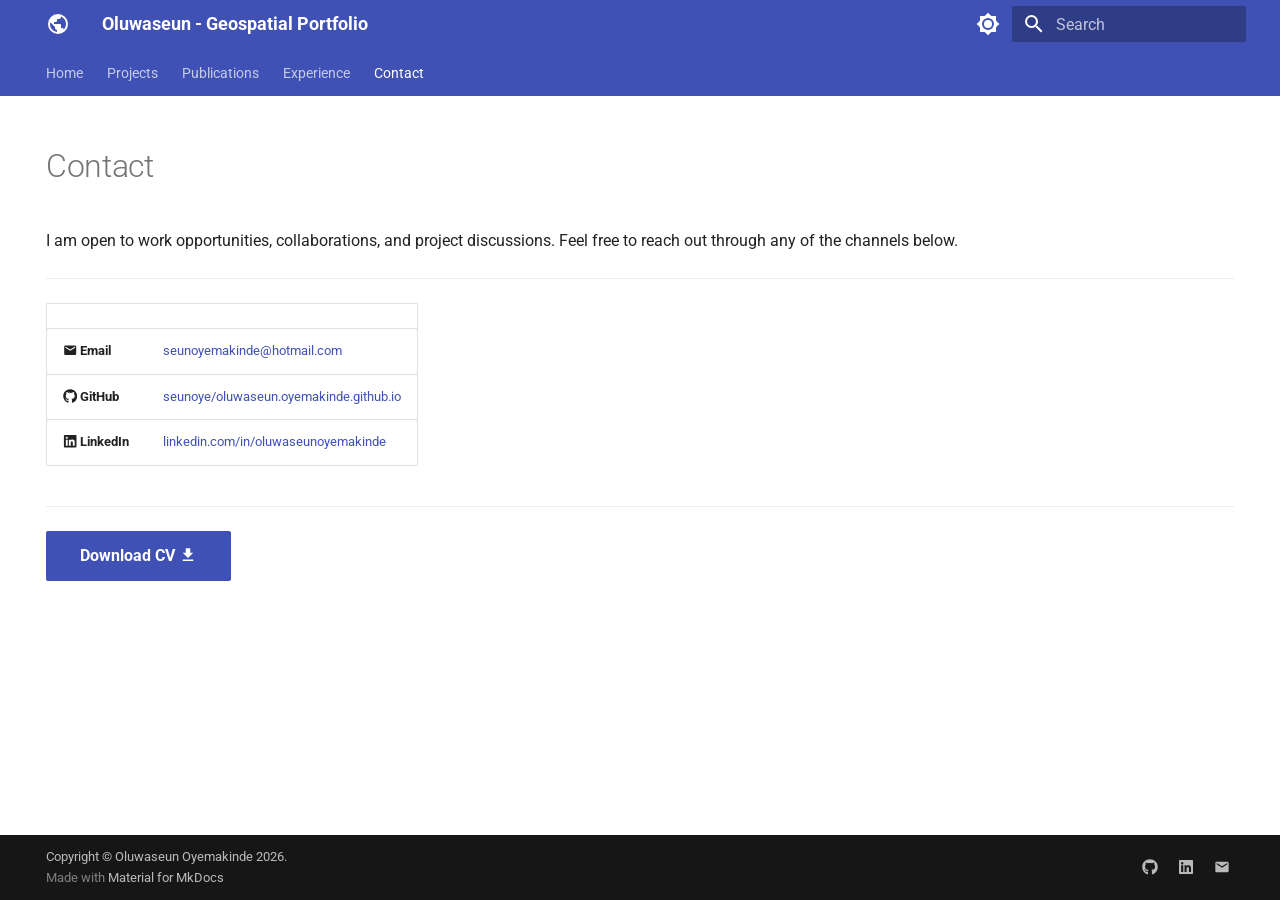
<file: contact/index.html>
<!doctype html>
<html lang="en" class="no-js">
  <head>
    
      <meta charset="utf-8">
      <meta name="viewport" content="width=device-width,initial-scale=1">
      
        <meta name="description" content="Portfolio of Oluwaseun Oyemakinde — GIS, Remote Sensing, and Spatial Data Science">
      
      
        <meta name="author" content="Oluwaseun Oyemakinde">
      
      
      
        <link rel="prev" href="../experience/">
      
      
      
        
      
      
      <link rel="icon" href="../assets/images/favicon.png">
      <meta name="generator" content="mkdocs-1.6.1, mkdocs-material-9.7.7">
    
    
      
        <title>Contact - Oluwaseun - Geospatial Portfolio</title>
      
    
    
      <link rel="stylesheet" href="../assets/stylesheets/main.ec1eaa64.min.css">
      
        
        <link rel="stylesheet" href="../assets/stylesheets/palette.ab4e12ef.min.css">
      
      


    
    
      
    
    
      
        
        
        <link rel="preconnect" href="https://fonts.gstatic.com" crossorigin>
        <link rel="stylesheet" href="https://fonts.googleapis.com/css?family=Roboto:300,300i,400,400i,700,700i%7CRoboto+Mono:400,400i,700,700i&display=fallback">
        <style>:root{--md-text-font:"Roboto";--md-code-font:"Roboto Mono"}</style>
      
    
    
      <link rel="stylesheet" href="../assets/css/extra.css">
    
    <script>__md_scope=new URL("..",location),__md_hash=e=>[...e].reduce(((e,_)=>(e<<5)-e+_.charCodeAt(0)),0),__md_get=(e,_=localStorage,t=__md_scope)=>JSON.parse(_.getItem(t.pathname+"."+e)),__md_set=(e,_,t=localStorage,a=__md_scope)=>{try{t.setItem(a.pathname+"."+e,JSON.stringify(_))}catch(e){}}</script>
    
      

    
    
  </head>
  
  
    
    
      
    
    
    
    
    <body dir="ltr" data-md-color-scheme="default" data-md-color-primary="indigo" data-md-color-accent="blue">
  
    
    <input class="md-toggle" data-md-toggle="drawer" type="checkbox" id="__drawer" autocomplete="off">
    <input class="md-toggle" data-md-toggle="search" type="checkbox" id="__search" autocomplete="off">
    <label class="md-overlay" for="__drawer"></label>
    <div data-md-component="skip">
      
        
        <a href="#contact" class="md-skip">
          Skip to content
        </a>
      
    </div>
    <div data-md-component="announce">
      
    </div>
    
    
      

<header class="md-header" data-md-component="header">
  <nav class="md-header__inner md-grid" aria-label="Header">
    <a href=".." title="Oluwaseun - Geospatial Portfolio" class="md-header__button md-logo" aria-label="Oluwaseun - Geospatial Portfolio" data-md-component="logo">
      
  
  <svg xmlns="http://www.w3.org/2000/svg" viewBox="0 0 24 24"><path d="M17.9 17.39c-.26-.8-1.01-1.39-1.9-1.39h-1v-3a1 1 0 0 0-1-1H8v-2h2a1 1 0 0 0 1-1V7h2a2 2 0 0 0 2-2v-.41a7.984 7.984 0 0 1 2.9 12.8M11 19.93c-3.95-.49-7-3.85-7-7.93 0-.62.08-1.22.21-1.79L9 15v1a2 2 0 0 0 2 2m1-16A10 10 0 0 0 2 12a10 10 0 0 0 10 10 10 10 0 0 0 10-10A10 10 0 0 0 12 2"/></svg>

    </a>
    <label class="md-header__button md-icon" for="__drawer">
      
      <svg xmlns="http://www.w3.org/2000/svg" viewBox="0 0 24 24"><path d="M3 6h18v2H3zm0 5h18v2H3zm0 5h18v2H3z"/></svg>
    </label>
    <div class="md-header__title" data-md-component="header-title">
      <div class="md-header__ellipsis">
        <div class="md-header__topic">
          <span class="md-ellipsis">
            Oluwaseun - Geospatial Portfolio
          </span>
        </div>
        <div class="md-header__topic" data-md-component="header-topic">
          <span class="md-ellipsis">
            
              Contact
            
          </span>
        </div>
      </div>
    </div>
    
      
        <form class="md-header__option" data-md-component="palette">
  
    
    
    
    <input class="md-option" data-md-color-media="" data-md-color-scheme="default" data-md-color-primary="indigo" data-md-color-accent="blue"  aria-label="Switch to dark mode"  type="radio" name="__palette" id="__palette_0">
    
      <label class="md-header__button md-icon" title="Switch to dark mode" for="__palette_1" hidden>
        <svg xmlns="http://www.w3.org/2000/svg" viewBox="0 0 24 24"><path d="M12 8a4 4 0 0 0-4 4 4 4 0 0 0 4 4 4 4 0 0 0 4-4 4 4 0 0 0-4-4m0 10a6 6 0 0 1-6-6 6 6 0 0 1 6-6 6 6 0 0 1 6 6 6 6 0 0 1-6 6m8-9.31V4h-4.69L12 .69 8.69 4H4v4.69L.69 12 4 15.31V20h4.69L12 23.31 15.31 20H20v-4.69L23.31 12z"/></svg>
      </label>
    
  
    
    
    
    <input class="md-option" data-md-color-media="" data-md-color-scheme="slate" data-md-color-primary="indigo" data-md-color-accent="blue"  aria-label="Switch to light mode"  type="radio" name="__palette" id="__palette_1">
    
      <label class="md-header__button md-icon" title="Switch to light mode" for="__palette_0" hidden>
        <svg xmlns="http://www.w3.org/2000/svg" viewBox="0 0 24 24"><path d="M12 18c-.89 0-1.74-.2-2.5-.55C11.56 16.5 13 14.42 13 12s-1.44-4.5-3.5-5.45C10.26 6.2 11.11 6 12 6a6 6 0 0 1 6 6 6 6 0 0 1-6 6m8-9.31V4h-4.69L12 .69 8.69 4H4v4.69L.69 12 4 15.31V20h4.69L12 23.31 15.31 20H20v-4.69L23.31 12z"/></svg>
      </label>
    
  
</form>
      
    
    
      <script>var palette=__md_get("__palette");if(palette&&palette.color){if("(prefers-color-scheme)"===palette.color.media){var media=matchMedia("(prefers-color-scheme: light)"),input=document.querySelector(media.matches?"[data-md-color-media='(prefers-color-scheme: light)']":"[data-md-color-media='(prefers-color-scheme: dark)']");palette.color.media=input.getAttribute("data-md-color-media"),palette.color.scheme=input.getAttribute("data-md-color-scheme"),palette.color.primary=input.getAttribute("data-md-color-primary"),palette.color.accent=input.getAttribute("data-md-color-accent")}for(var[key,value]of Object.entries(palette.color))document.body.setAttribute("data-md-color-"+key,value)}</script>
    
    
    
      
      
        <label class="md-header__button md-icon" for="__search">
          
          <svg xmlns="http://www.w3.org/2000/svg" viewBox="0 0 24 24"><path d="M9.5 3A6.5 6.5 0 0 1 16 9.5c0 1.61-.59 3.09-1.56 4.23l.27.27h.79l5 5-1.5 1.5-5-5v-.79l-.27-.27A6.52 6.52 0 0 1 9.5 16 6.5 6.5 0 0 1 3 9.5 6.5 6.5 0 0 1 9.5 3m0 2C7 5 5 7 5 9.5S7 14 9.5 14 14 12 14 9.5 12 5 9.5 5"/></svg>
        </label>
        <div class="md-search" data-md-component="search" role="dialog">
  <label class="md-search__overlay" for="__search"></label>
  <div class="md-search__inner" role="search">
    <form class="md-search__form" name="search">
      <input type="text" class="md-search__input" name="query" aria-label="Search" placeholder="Search" autocapitalize="off" autocorrect="off" autocomplete="off" spellcheck="false" data-md-component="search-query" required>
      <label class="md-search__icon md-icon" for="__search">
        
        <svg xmlns="http://www.w3.org/2000/svg" viewBox="0 0 24 24"><path d="M9.5 3A6.5 6.5 0 0 1 16 9.5c0 1.61-.59 3.09-1.56 4.23l.27.27h.79l5 5-1.5 1.5-5-5v-.79l-.27-.27A6.52 6.52 0 0 1 9.5 16 6.5 6.5 0 0 1 3 9.5 6.5 6.5 0 0 1 9.5 3m0 2C7 5 5 7 5 9.5S7 14 9.5 14 14 12 14 9.5 12 5 9.5 5"/></svg>
        
        <svg xmlns="http://www.w3.org/2000/svg" viewBox="0 0 24 24"><path d="M20 11v2H8l5.5 5.5-1.42 1.42L4.16 12l7.92-7.92L13.5 5.5 8 11z"/></svg>
      </label>
      <nav class="md-search__options" aria-label="Search">
        
        <button type="reset" class="md-search__icon md-icon" title="Clear" aria-label="Clear" tabindex="-1">
          
          <svg xmlns="http://www.w3.org/2000/svg" viewBox="0 0 24 24"><path d="M19 6.41 17.59 5 12 10.59 6.41 5 5 6.41 10.59 12 5 17.59 6.41 19 12 13.41 17.59 19 19 17.59 13.41 12z"/></svg>
        </button>
      </nav>
      
    </form>
    <div class="md-search__output">
      <div class="md-search__scrollwrap" tabindex="0" data-md-scrollfix>
        <div class="md-search-result" data-md-component="search-result">
          <div class="md-search-result__meta">
            Initializing search
          </div>
          <ol class="md-search-result__list" role="presentation"></ol>
        </div>
      </div>
    </div>
  </div>
</div>
      
    
    
  </nav>
  
</header>
    
    <div class="md-container" data-md-component="container">
      
      
        
          
            
<nav class="md-tabs" aria-label="Tabs" data-md-component="tabs">
  <div class="md-grid">
    <ul class="md-tabs__list">
      
        
  
  
  
  
    <li class="md-tabs__item">
      <a href=".." class="md-tabs__link">
        
  
  
    
  
  Home

      </a>
    </li>
  

      
        
  
  
  
  
    
    
      <li class="md-tabs__item">
        <a href="../projects/" class="md-tabs__link">
          
  
  
  Projects

        </a>
      </li>
    
  

      
        
  
  
  
  
    <li class="md-tabs__item">
      <a href="../publications/" class="md-tabs__link">
        
  
  
    
  
  Publications

      </a>
    </li>
  

      
        
  
  
  
  
    <li class="md-tabs__item">
      <a href="../experience/" class="md-tabs__link">
        
  
  
    
  
  Experience

      </a>
    </li>
  

      
        
  
  
  
    
  
  
    <li class="md-tabs__item md-tabs__item--active">
      <a href="./" class="md-tabs__link">
        
  
  
    
  
  Contact

      </a>
    </li>
  

      
    </ul>
  </div>
</nav>
          
        
      
      <main class="md-main" data-md-component="main">
        <div class="md-main__inner md-grid">
          
            
              
                
              
              <div class="md-sidebar md-sidebar--primary" data-md-component="sidebar" data-md-type="navigation" hidden>
                <div class="md-sidebar__scrollwrap">
                  <div class="md-sidebar__inner">
                    


  


<nav class="md-nav md-nav--primary md-nav--lifted" aria-label="Navigation" data-md-level="0">
  <label class="md-nav__title" for="__drawer">
    <a href=".." title="Oluwaseun - Geospatial Portfolio" class="md-nav__button md-logo" aria-label="Oluwaseun - Geospatial Portfolio" data-md-component="logo">
      
  
  <svg xmlns="http://www.w3.org/2000/svg" viewBox="0 0 24 24"><path d="M17.9 17.39c-.26-.8-1.01-1.39-1.9-1.39h-1v-3a1 1 0 0 0-1-1H8v-2h2a1 1 0 0 0 1-1V7h2a2 2 0 0 0 2-2v-.41a7.984 7.984 0 0 1 2.9 12.8M11 19.93c-3.95-.49-7-3.85-7-7.93 0-.62.08-1.22.21-1.79L9 15v1a2 2 0 0 0 2 2m1-16A10 10 0 0 0 2 12a10 10 0 0 0 10 10 10 10 0 0 0 10-10A10 10 0 0 0 12 2"/></svg>

    </a>
    Oluwaseun - Geospatial Portfolio
  </label>
  
  <ul class="md-nav__list" data-md-scrollfix>
    
      
      
  
  
  
  
    <li class="md-nav__item">
      <a href=".." class="md-nav__link">
        
  
  
  <span class="md-ellipsis">
    
  
    Home
  

    
  </span>
  
  

      </a>
    </li>
  

    
      
      
  
  
  
  
    
    
    
    
      
      
    
    
    <li class="md-nav__item md-nav__item--nested">
      
        
        
        <input class="md-nav__toggle md-toggle " type="checkbox" id="__nav_2" >
        
          
          <label class="md-nav__link" for="__nav_2" id="__nav_2_label" tabindex="0">
            
  
  
  <span class="md-ellipsis">
    
  
    Projects
  

    
  </span>
  
  

            <span class="md-nav__icon md-icon"></span>
          </label>
        
        <nav class="md-nav" data-md-level="1" aria-labelledby="__nav_2_label" aria-expanded="false">
          <label class="md-nav__title" for="__nav_2">
            <span class="md-nav__icon md-icon"></span>
            
  
    Projects
  

          </label>
          <ul class="md-nav__list" data-md-scrollfix>
            
              
                
  
  
  
  
    <li class="md-nav__item">
      <a href="../projects/" class="md-nav__link">
        
  
  
  <span class="md-ellipsis">
    
  
    All Projects
  

    
  </span>
  
  

      </a>
    </li>
  

              
            
              
                
  
  
  
  
    <li class="md-nav__item">
      <a href="../projects/urban-heat-island/" class="md-nav__link">
        
  
  
  <span class="md-ellipsis">
    
  
    Urban Heat Island & Air Quality
  

    
  </span>
  
  

      </a>
    </li>
  

              
            
              
                
  
  
  
  
    <li class="md-nav__item">
      <a href="../projects/ukcs-oil-production/" class="md-nav__link">
        
  
  
  <span class="md-ellipsis">
    
  
    UK Continental Shelf Oil Production
  

    
  </span>
  
  

      </a>
    </li>
  

              
            
              
                
  
  
  
  
    <li class="md-nav__item">
      <a href="../projects/imd-deprivation/" class="md-nav__link">
        
  
  
  <span class="md-ellipsis">
    
  
    Spatial Patterns of Deprivation in England
  

    
  </span>
  
  

      </a>
    </li>
  

              
            
          </ul>
        </nav>
      
    </li>
  

    
      
      
  
  
  
  
    <li class="md-nav__item">
      <a href="../publications/" class="md-nav__link">
        
  
  
  <span class="md-ellipsis">
    
  
    Publications
  

    
  </span>
  
  

      </a>
    </li>
  

    
      
      
  
  
  
  
    <li class="md-nav__item">
      <a href="../experience/" class="md-nav__link">
        
  
  
  <span class="md-ellipsis">
    
  
    Experience
  

    
  </span>
  
  

      </a>
    </li>
  

    
      
      
  
  
    
  
  
  
    <li class="md-nav__item md-nav__item--active">
      
      <input class="md-nav__toggle md-toggle" type="checkbox" id="__toc">
      
      
        
      
      
      <a href="./" class="md-nav__link md-nav__link--active">
        
  
  
  <span class="md-ellipsis">
    
  
    Contact
  

    
  </span>
  
  

      </a>
      
    </li>
  

    
  </ul>
</nav>
                  </div>
                </div>
              </div>
            
            
              
                
              
              <div class="md-sidebar md-sidebar--secondary" data-md-component="sidebar" data-md-type="toc" hidden>
                <div class="md-sidebar__scrollwrap">
                  <div class="md-sidebar__inner">
                    

<nav class="md-nav md-nav--secondary" aria-label="Table of contents">
  
  
  
    
  
  
</nav>
                  </div>
                </div>
              </div>
            
          
          
            <div class="md-content" data-md-component="content">
              
              <article class="md-content__inner md-typeset">
                
                  
  




<!--
CHECKLIST FOR THIS PAGE:
- [ ] Replace [YOUR-EMAIL-ADDRESS] with your actual email
- [ ] Replace [YOUR-GITHUB-USERNAME] with your GitHub username
- [ ] Replace [YOUR-LINKEDIN-USERNAME] with your LinkedIn username
- [ ] Replace [YOUR-NAME] in the CV link with the actual filename of your PDF
- [ ] Delete the Twitter/X row if you don't use it
- [ ] Delete the ResearchGate row if not applicable
-->

<h1 id="contact">Contact</h1>
<p>I am open to work opportunities, collaborations, and project discussions.
Feel free to reach out through any of the channels below.</p>
<hr />
<table>
<thead>
<tr>
<th></th>
<th></th>
</tr>
</thead>
<tbody>
<tr>
<td><span class="twemoji"><svg xmlns="http://www.w3.org/2000/svg" viewBox="0 0 24 24"><path d="m20 8-8 5-8-5V6l8 5 8-5m0-2H4c-1.11 0-2 .89-2 2v12a2 2 0 0 0 2 2h16a2 2 0 0 0 2-2V6a2 2 0 0 0-2-2"/></svg></span> <strong>Email</strong></td>
<td><a href="mailto:seunoyemakinde@hotmail.com">seunoyemakinde@hotmail.com</a></td>
</tr>
<tr>
<td><span class="twemoji"><svg xmlns="http://www.w3.org/2000/svg" viewBox="0 0 512 512"><!--! Font Awesome Free 7.1.0 by @fontawesome - https://fontawesome.com License - https://fontawesome.com/license/free (Icons: CC BY 4.0, Fonts: SIL OFL 1.1, Code: MIT License) Copyright 2025 Fonticons, Inc.--><path d="M173.9 397.4c0 2-2.3 3.6-5.2 3.6-3.3.3-5.6-1.3-5.6-3.6 0-2 2.3-3.6 5.2-3.6 3-.3 5.6 1.3 5.6 3.6m-31.1-4.5c-.7 2 1.3 4.3 4.3 4.9 2.6 1 5.6 0 6.2-2s-1.3-4.3-4.3-5.2c-2.6-.7-5.5.3-6.2 2.3m44.2-1.7c-2.9.7-4.9 2.6-4.6 4.9.3 2 2.9 3.3 5.9 2.6 2.9-.7 4.9-2.6 4.6-4.6-.3-1.9-3-3.2-5.9-2.9M252.8 8C114.1 8 8 113.3 8 252c0 110.9 69.8 205.8 169.5 239.2 12.8 2.3 17.3-5.6 17.3-12.1 0-6.2-.3-40.4-.3-61.4 0 0-70 15-84.7-29.8 0 0-11.4-29.1-27.8-36.6 0 0-22.9-15.7 1.6-15.4 0 0 24.9 2 38.6 25.8 21.9 38.6 58.6 27.5 72.9 20.9 2.3-16 8.8-27.1 16-33.7-55.9-6.2-112.3-14.3-112.3-110.5 0-27.5 7.6-41.3 23.6-58.9-2.6-6.5-11.1-33.3 2.6-67.9 20.9-6.5 69 27 69 27 20-5.6 41.5-8.5 62.8-8.5s42.8 2.9 62.8 8.5c0 0 48.1-33.6 69-27 13.7 34.7 5.2 61.4 2.6 67.9 16 17.7 25.8 31.5 25.8 58.9 0 96.5-58.9 104.2-114.8 110.5 9.2 7.9 17 22.9 17 46.4 0 33.7-.3 75.4-.3 83.6 0 6.5 4.6 14.4 17.3 12.1C436.2 457.8 504 362.9 504 252 504 113.3 391.5 8 252.8 8M105.2 352.9c-1.3 1-1 3.3.7 5.2 1.6 1.6 3.9 2.3 5.2 1 1.3-1 1-3.3-.7-5.2-1.6-1.6-3.9-2.3-5.2-1m-10.8-8.1c-.7 1.3.3 2.9 2.3 3.9 1.6 1 3.6.7 4.3-.7.7-1.3-.3-2.9-2.3-3.9-2-.6-3.6-.3-4.3.7m32.4 35.6c-1.6 1.3-1 4.3 1.3 6.2 2.3 2.3 5.2 2.6 6.5 1 1.3-1.3.7-4.3-1.3-6.2-2.2-2.3-5.2-2.6-6.5-1m-11.4-14.7c-1.6 1-1.6 3.6 0 5.9s4.3 3.3 5.6 2.3c1.6-1.3 1.6-3.9 0-6.2-1.4-2.3-4-3.3-5.6-2"/></svg></span> <strong>GitHub</strong></td>
<td><a href="https://github.com/seunoye/oluwaseun.oyemakinde.github.io">seunoye/oluwaseun.oyemakinde.github.io</a></td>
</tr>
<tr>
<td><span class="twemoji"><svg xmlns="http://www.w3.org/2000/svg" viewBox="0 0 448 512"><!--! Font Awesome Free 7.1.0 by @fontawesome - https://fontawesome.com License - https://fontawesome.com/license/free (Icons: CC BY 4.0, Fonts: SIL OFL 1.1, Code: MIT License) Copyright 2025 Fonticons, Inc.--><path d="M416 32H31.9C14.3 32 0 46.5 0 64.3v383.4C0 465.5 14.3 480 31.9 480H416c17.6 0 32-14.5 32-32.3V64.3c0-17.8-14.4-32.3-32-32.3M135.4 416H69V202.2h66.5V416zM102.2 96a38.5 38.5 0 1 1 0 77 38.5 38.5 0 1 1 0-77m282.1 320h-66.4V312c0-24.8-.5-56.7-34.5-56.7-34.6 0-39.9 27-39.9 54.9V416h-66.4V202.2h63.7v29.2h.9c8.9-16.8 30.6-34.5 62.9-34.5 67.2 0 79.7 44.3 79.7 101.9z"/></svg></span> <strong>LinkedIn</strong></td>
<td><a href="https://linkedin.com/in/oluwaseunoyemakinde">linkedin.com/in/oluwaseunoyemakinde</a></td>
</tr>
</tbody>
</table>
<hr />
<p><a class="md-button md-button--primary" href="../assets/oluwaseun-cv.pdf">Download CV <span class="twemoji"><svg xmlns="http://www.w3.org/2000/svg" viewBox="0 0 24 24"><path d="M5 20h14v-2H5m14-9h-4V3H9v6H5l7 7z"/></svg></span></a></p>







  
  




  



                
              </article>
            </div>
          
          
<script>var target=document.getElementById(location.hash.slice(1));target&&target.name&&(target.checked=target.name.startsWith("__tabbed_"))</script>
        </div>
        
          <button type="button" class="md-top md-icon" data-md-component="top" hidden>
  
  <svg xmlns="http://www.w3.org/2000/svg" viewBox="0 0 24 24"><path d="M13 20h-2V8l-5.5 5.5-1.42-1.42L12 4.16l7.92 7.92-1.42 1.42L13 8z"/></svg>
  Back to top
</button>
        
      </main>
      
        <footer class="md-footer">
  
  <div class="md-footer-meta md-typeset">
    <div class="md-footer-meta__inner md-grid">
      <div class="md-copyright">
  
    <div class="md-copyright__highlight">
      Copyright &copy; Oluwaseun Oyemakinde 2026.
    </div>
  
  
    Made with
    <a href="https://squidfunk.github.io/mkdocs-material/" target="_blank" rel="noopener">
      Material for MkDocs
    </a>
  
</div>
      
        
<div class="md-social">
  
    
    
    
    
      
      
    
    <a href="https://github.com/seunoye/" target="_blank" rel="noopener" title="github.com" class="md-social__link">
      <svg xmlns="http://www.w3.org/2000/svg" viewBox="0 0 512 512"><!--! Font Awesome Free 7.1.0 by @fontawesome - https://fontawesome.com License - https://fontawesome.com/license/free (Icons: CC BY 4.0, Fonts: SIL OFL 1.1, Code: MIT License) Copyright 2025 Fonticons, Inc.--><path d="M173.9 397.4c0 2-2.3 3.6-5.2 3.6-3.3.3-5.6-1.3-5.6-3.6 0-2 2.3-3.6 5.2-3.6 3-.3 5.6 1.3 5.6 3.6m-31.1-4.5c-.7 2 1.3 4.3 4.3 4.9 2.6 1 5.6 0 6.2-2s-1.3-4.3-4.3-5.2c-2.6-.7-5.5.3-6.2 2.3m44.2-1.7c-2.9.7-4.9 2.6-4.6 4.9.3 2 2.9 3.3 5.9 2.6 2.9-.7 4.9-2.6 4.6-4.6-.3-1.9-3-3.2-5.9-2.9M252.8 8C114.1 8 8 113.3 8 252c0 110.9 69.8 205.8 169.5 239.2 12.8 2.3 17.3-5.6 17.3-12.1 0-6.2-.3-40.4-.3-61.4 0 0-70 15-84.7-29.8 0 0-11.4-29.1-27.8-36.6 0 0-22.9-15.7 1.6-15.4 0 0 24.9 2 38.6 25.8 21.9 38.6 58.6 27.5 72.9 20.9 2.3-16 8.8-27.1 16-33.7-55.9-6.2-112.3-14.3-112.3-110.5 0-27.5 7.6-41.3 23.6-58.9-2.6-6.5-11.1-33.3 2.6-67.9 20.9-6.5 69 27 69 27 20-5.6 41.5-8.5 62.8-8.5s42.8 2.9 62.8 8.5c0 0 48.1-33.6 69-27 13.7 34.7 5.2 61.4 2.6 67.9 16 17.7 25.8 31.5 25.8 58.9 0 96.5-58.9 104.2-114.8 110.5 9.2 7.9 17 22.9 17 46.4 0 33.7-.3 75.4-.3 83.6 0 6.5 4.6 14.4 17.3 12.1C436.2 457.8 504 362.9 504 252 504 113.3 391.5 8 252.8 8M105.2 352.9c-1.3 1-1 3.3.7 5.2 1.6 1.6 3.9 2.3 5.2 1 1.3-1 1-3.3-.7-5.2-1.6-1.6-3.9-2.3-5.2-1m-10.8-8.1c-.7 1.3.3 2.9 2.3 3.9 1.6 1 3.6.7 4.3-.7.7-1.3-.3-2.9-2.3-3.9-2-.6-3.6-.3-4.3.7m32.4 35.6c-1.6 1.3-1 4.3 1.3 6.2 2.3 2.3 5.2 2.6 6.5 1 1.3-1.3.7-4.3-1.3-6.2-2.2-2.3-5.2-2.6-6.5-1m-11.4-14.7c-1.6 1-1.6 3.6 0 5.9s4.3 3.3 5.6 2.3c1.6-1.3 1.6-3.9 0-6.2-1.4-2.3-4-3.3-5.6-2"/></svg>
    </a>
  
    
    
    
    
      
      
    
    <a href="https://linkedin.com/in/oluwaseunoyemakinde/" target="_blank" rel="noopener" title="linkedin.com" class="md-social__link">
      <svg xmlns="http://www.w3.org/2000/svg" viewBox="0 0 448 512"><!--! Font Awesome Free 7.1.0 by @fontawesome - https://fontawesome.com License - https://fontawesome.com/license/free (Icons: CC BY 4.0, Fonts: SIL OFL 1.1, Code: MIT License) Copyright 2025 Fonticons, Inc.--><path d="M416 32H31.9C14.3 32 0 46.5 0 64.3v383.4C0 465.5 14.3 480 31.9 480H416c17.6 0 32-14.5 32-32.3V64.3c0-17.8-14.4-32.3-32-32.3M135.4 416H69V202.2h66.5V416zM102.2 96a38.5 38.5 0 1 1 0 77 38.5 38.5 0 1 1 0-77m282.1 320h-66.4V312c0-24.8-.5-56.7-34.5-56.7-34.6 0-39.9 27-39.9 54.9V416h-66.4V202.2h63.7v29.2h.9c8.9-16.8 30.6-34.5 62.9-34.5 67.2 0 79.7 44.3 79.7 101.9z"/></svg>
    </a>
  
    
    
    
    
    <a href="mailto:seunoyemakinde@hotmail.com" target="_blank" rel="noopener" title="" class="md-social__link">
      <svg xmlns="http://www.w3.org/2000/svg" viewBox="0 0 24 24"><path d="m20 8-8 5-8-5V6l8 5 8-5m0-2H4c-1.11 0-2 .89-2 2v12a2 2 0 0 0 2 2h16a2 2 0 0 0 2-2V6a2 2 0 0 0-2-2"/></svg>
    </a>
  
</div>
      
    </div>
  </div>
</footer>
      
    </div>
    <div class="md-dialog" data-md-component="dialog">
      <div class="md-dialog__inner md-typeset"></div>
    </div>
    
    
    
      
      
      <script id="__config" type="application/json">{"annotate": null, "base": "..", "features": ["navigation.tabs", "navigation.top", "content.code.copy"], "search": "../assets/javascripts/workers/search.2c215733.min.js", "tags": null, "translations": {"clipboard.copied": "Copied to clipboard", "clipboard.copy": "Copy to clipboard", "search.result.more.one": "1 more on this page", "search.result.more.other": "# more on this page", "search.result.none": "No matching documents", "search.result.one": "1 matching document", "search.result.other": "# matching documents", "search.result.placeholder": "Type to start searching", "search.result.term.missing": "Missing", "select.version": "Select version"}, "version": null}</script>
    
    
      <script src="../assets/javascripts/bundle.d7400e89.min.js"></script>
      
    
  </body>
</html>
</file>
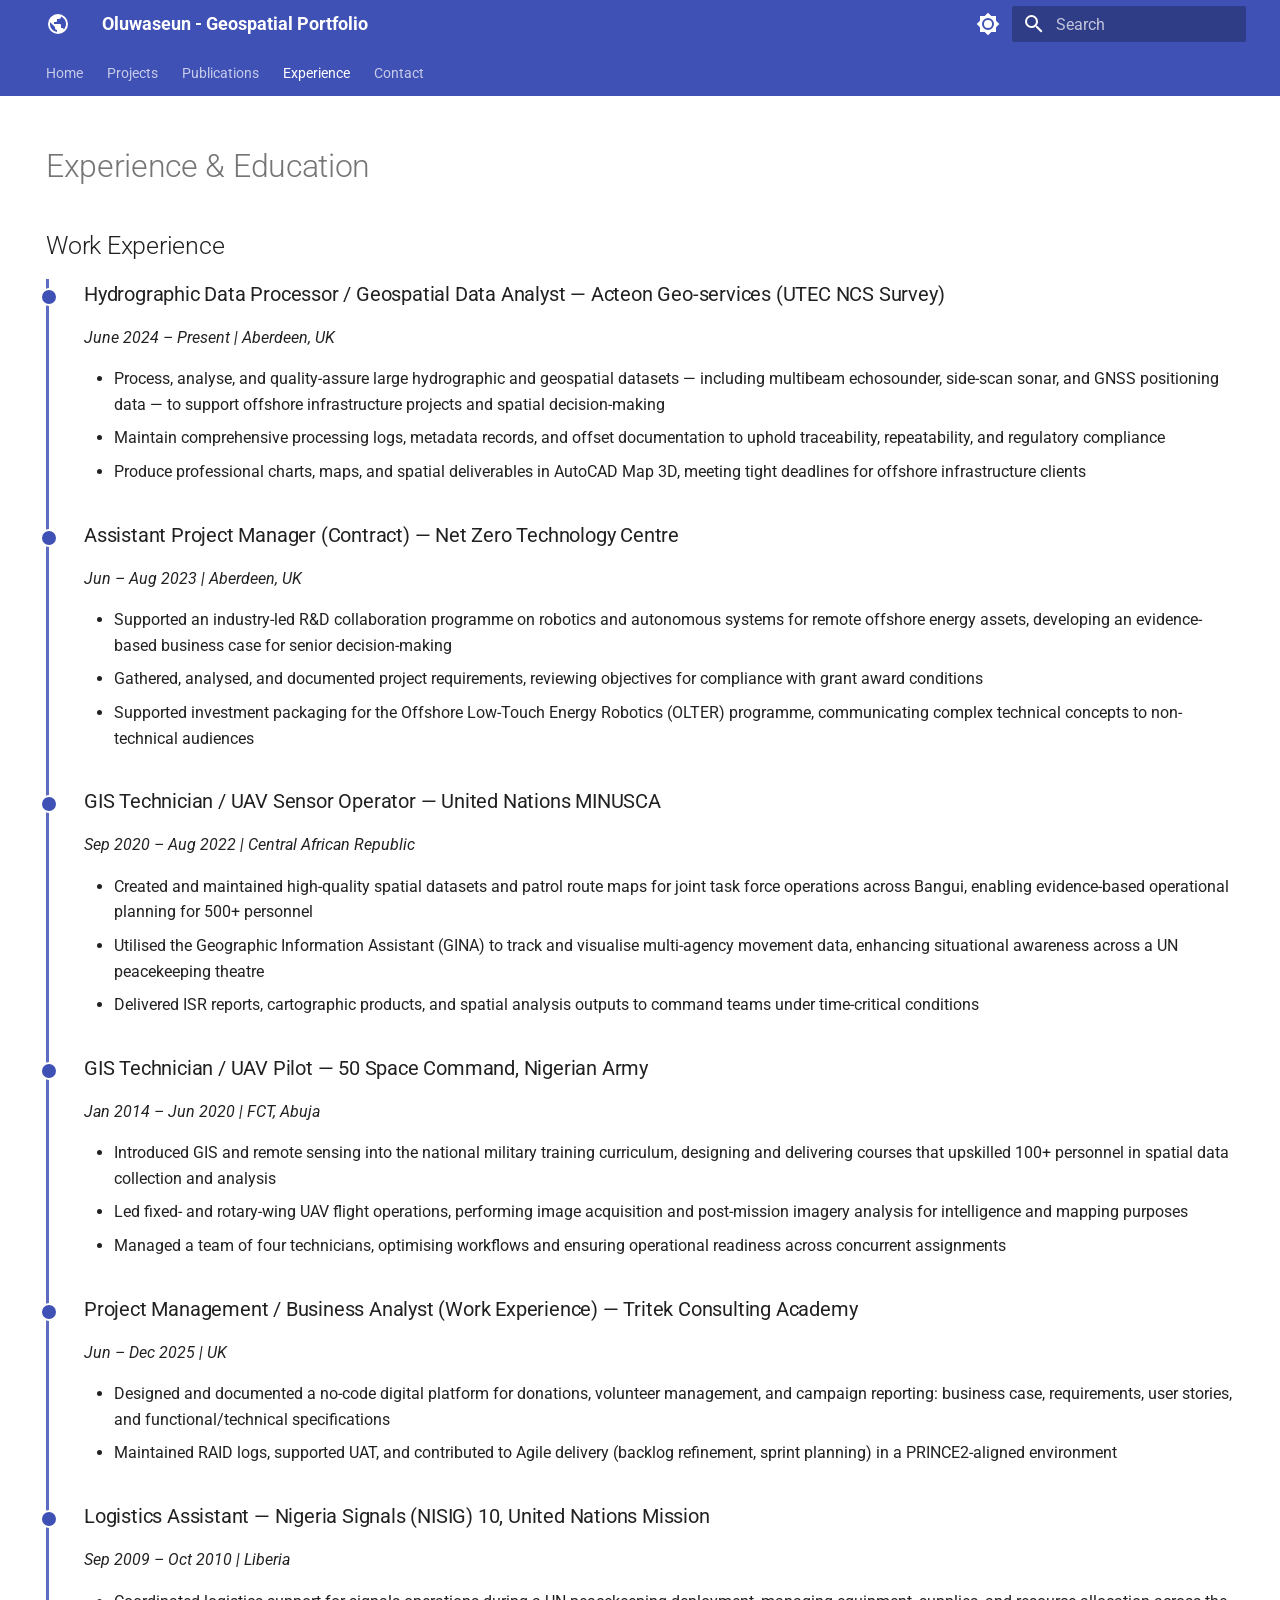
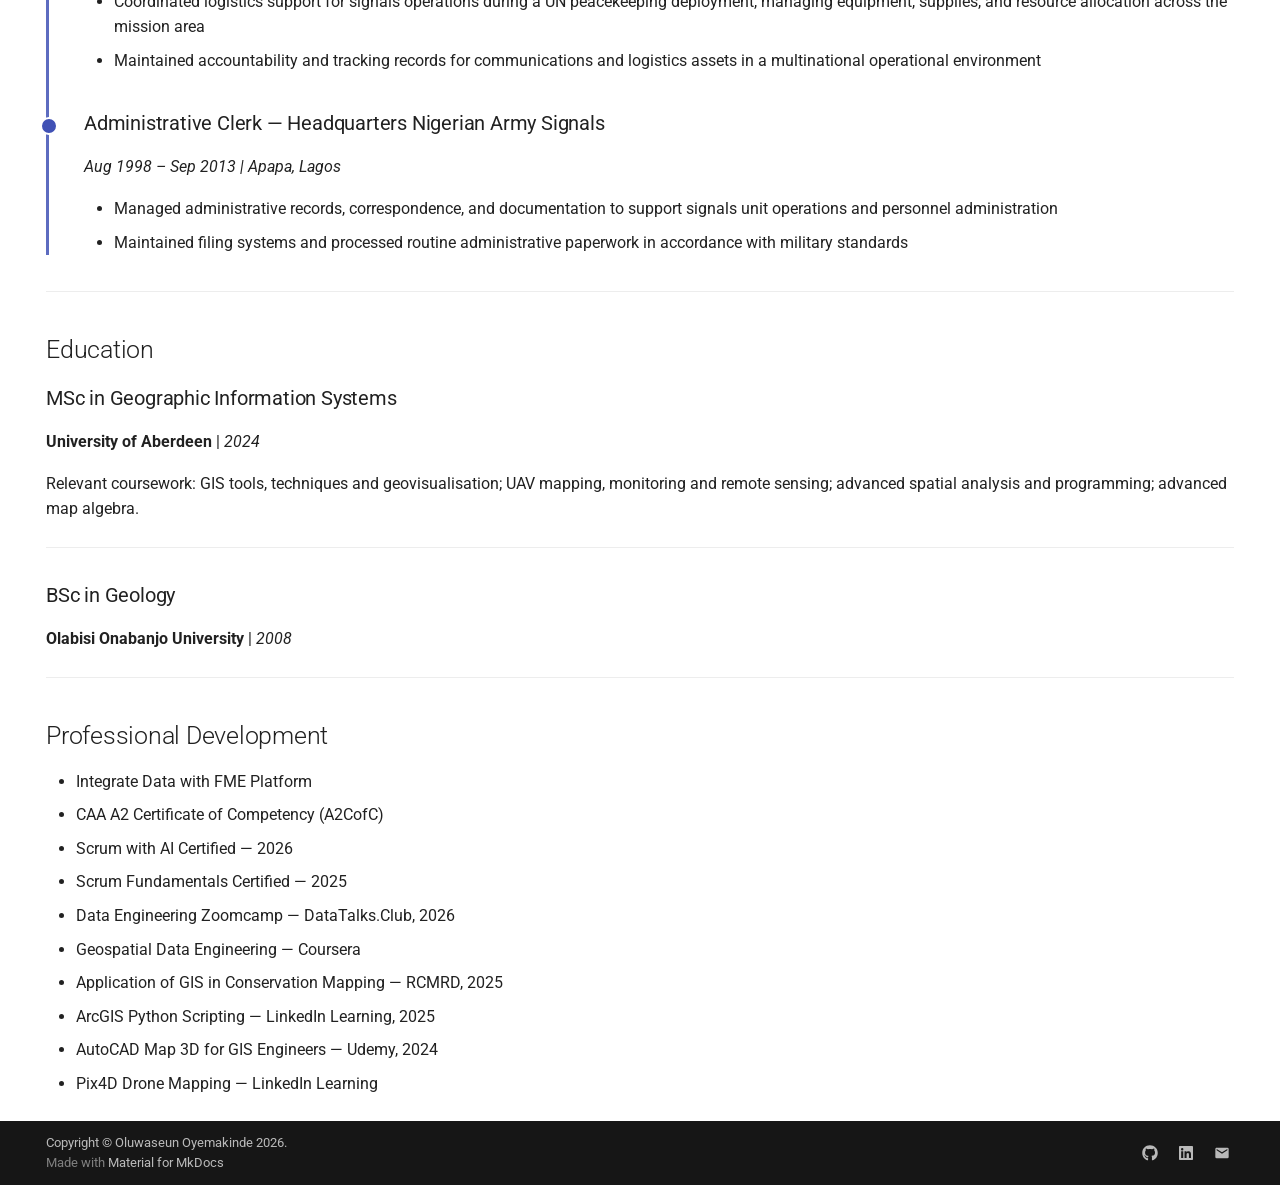
<file: experience/index.html>
<!doctype html>
<html lang="en" class="no-js">
  <head>
    
      <meta charset="utf-8">
      <meta name="viewport" content="width=device-width,initial-scale=1">
      
        <meta name="description" content="Portfolio of Oluwaseun Oyemakinde — GIS, Remote Sensing, and Spatial Data Science">
      
      
        <meta name="author" content="Oluwaseun Oyemakinde">
      
      
      
        <link rel="prev" href="../publications/">
      
      
        <link rel="next" href="../contact/">
      
      
        
      
      
      <link rel="icon" href="../assets/images/favicon.png">
      <meta name="generator" content="mkdocs-1.6.1, mkdocs-material-9.7.7">
    
    
      
        <title>Experience - Oluwaseun - Geospatial Portfolio</title>
      
    
    
      <link rel="stylesheet" href="../assets/stylesheets/main.ec1eaa64.min.css">
      
        
        <link rel="stylesheet" href="../assets/stylesheets/palette.ab4e12ef.min.css">
      
      


    
    
      
    
    
      
        
        
        <link rel="preconnect" href="https://fonts.gstatic.com" crossorigin>
        <link rel="stylesheet" href="https://fonts.googleapis.com/css?family=Roboto:300,300i,400,400i,700,700i%7CRoboto+Mono:400,400i,700,700i&display=fallback">
        <style>:root{--md-text-font:"Roboto";--md-code-font:"Roboto Mono"}</style>
      
    
    
      <link rel="stylesheet" href="../assets/css/extra.css">
    
    <script>__md_scope=new URL("..",location),__md_hash=e=>[...e].reduce(((e,_)=>(e<<5)-e+_.charCodeAt(0)),0),__md_get=(e,_=localStorage,t=__md_scope)=>JSON.parse(_.getItem(t.pathname+"."+e)),__md_set=(e,_,t=localStorage,a=__md_scope)=>{try{t.setItem(a.pathname+"."+e,JSON.stringify(_))}catch(e){}}</script>
    
      

    
    
  </head>
  
  
    
    
      
    
    
    
    
    <body dir="ltr" data-md-color-scheme="default" data-md-color-primary="indigo" data-md-color-accent="blue">
  
    
    <input class="md-toggle" data-md-toggle="drawer" type="checkbox" id="__drawer" autocomplete="off">
    <input class="md-toggle" data-md-toggle="search" type="checkbox" id="__search" autocomplete="off">
    <label class="md-overlay" for="__drawer"></label>
    <div data-md-component="skip">
      
        
        <a href="#experience-education" class="md-skip">
          Skip to content
        </a>
      
    </div>
    <div data-md-component="announce">
      
    </div>
    
    
      

<header class="md-header" data-md-component="header">
  <nav class="md-header__inner md-grid" aria-label="Header">
    <a href=".." title="Oluwaseun - Geospatial Portfolio" class="md-header__button md-logo" aria-label="Oluwaseun - Geospatial Portfolio" data-md-component="logo">
      
  
  <svg xmlns="http://www.w3.org/2000/svg" viewBox="0 0 24 24"><path d="M17.9 17.39c-.26-.8-1.01-1.39-1.9-1.39h-1v-3a1 1 0 0 0-1-1H8v-2h2a1 1 0 0 0 1-1V7h2a2 2 0 0 0 2-2v-.41a7.984 7.984 0 0 1 2.9 12.8M11 19.93c-3.95-.49-7-3.85-7-7.93 0-.62.08-1.22.21-1.79L9 15v1a2 2 0 0 0 2 2m1-16A10 10 0 0 0 2 12a10 10 0 0 0 10 10 10 10 0 0 0 10-10A10 10 0 0 0 12 2"/></svg>

    </a>
    <label class="md-header__button md-icon" for="__drawer">
      
      <svg xmlns="http://www.w3.org/2000/svg" viewBox="0 0 24 24"><path d="M3 6h18v2H3zm0 5h18v2H3zm0 5h18v2H3z"/></svg>
    </label>
    <div class="md-header__title" data-md-component="header-title">
      <div class="md-header__ellipsis">
        <div class="md-header__topic">
          <span class="md-ellipsis">
            Oluwaseun - Geospatial Portfolio
          </span>
        </div>
        <div class="md-header__topic" data-md-component="header-topic">
          <span class="md-ellipsis">
            
              Experience
            
          </span>
        </div>
      </div>
    </div>
    
      
        <form class="md-header__option" data-md-component="palette">
  
    
    
    
    <input class="md-option" data-md-color-media="" data-md-color-scheme="default" data-md-color-primary="indigo" data-md-color-accent="blue"  aria-label="Switch to dark mode"  type="radio" name="__palette" id="__palette_0">
    
      <label class="md-header__button md-icon" title="Switch to dark mode" for="__palette_1" hidden>
        <svg xmlns="http://www.w3.org/2000/svg" viewBox="0 0 24 24"><path d="M12 8a4 4 0 0 0-4 4 4 4 0 0 0 4 4 4 4 0 0 0 4-4 4 4 0 0 0-4-4m0 10a6 6 0 0 1-6-6 6 6 0 0 1 6-6 6 6 0 0 1 6 6 6 6 0 0 1-6 6m8-9.31V4h-4.69L12 .69 8.69 4H4v4.69L.69 12 4 15.31V20h4.69L12 23.31 15.31 20H20v-4.69L23.31 12z"/></svg>
      </label>
    
  
    
    
    
    <input class="md-option" data-md-color-media="" data-md-color-scheme="slate" data-md-color-primary="indigo" data-md-color-accent="blue"  aria-label="Switch to light mode"  type="radio" name="__palette" id="__palette_1">
    
      <label class="md-header__button md-icon" title="Switch to light mode" for="__palette_0" hidden>
        <svg xmlns="http://www.w3.org/2000/svg" viewBox="0 0 24 24"><path d="M12 18c-.89 0-1.74-.2-2.5-.55C11.56 16.5 13 14.42 13 12s-1.44-4.5-3.5-5.45C10.26 6.2 11.11 6 12 6a6 6 0 0 1 6 6 6 6 0 0 1-6 6m8-9.31V4h-4.69L12 .69 8.69 4H4v4.69L.69 12 4 15.31V20h4.69L12 23.31 15.31 20H20v-4.69L23.31 12z"/></svg>
      </label>
    
  
</form>
      
    
    
      <script>var palette=__md_get("__palette");if(palette&&palette.color){if("(prefers-color-scheme)"===palette.color.media){var media=matchMedia("(prefers-color-scheme: light)"),input=document.querySelector(media.matches?"[data-md-color-media='(prefers-color-scheme: light)']":"[data-md-color-media='(prefers-color-scheme: dark)']");palette.color.media=input.getAttribute("data-md-color-media"),palette.color.scheme=input.getAttribute("data-md-color-scheme"),palette.color.primary=input.getAttribute("data-md-color-primary"),palette.color.accent=input.getAttribute("data-md-color-accent")}for(var[key,value]of Object.entries(palette.color))document.body.setAttribute("data-md-color-"+key,value)}</script>
    
    
    
      
      
        <label class="md-header__button md-icon" for="__search">
          
          <svg xmlns="http://www.w3.org/2000/svg" viewBox="0 0 24 24"><path d="M9.5 3A6.5 6.5 0 0 1 16 9.5c0 1.61-.59 3.09-1.56 4.23l.27.27h.79l5 5-1.5 1.5-5-5v-.79l-.27-.27A6.52 6.52 0 0 1 9.5 16 6.5 6.5 0 0 1 3 9.5 6.5 6.5 0 0 1 9.5 3m0 2C7 5 5 7 5 9.5S7 14 9.5 14 14 12 14 9.5 12 5 9.5 5"/></svg>
        </label>
        <div class="md-search" data-md-component="search" role="dialog">
  <label class="md-search__overlay" for="__search"></label>
  <div class="md-search__inner" role="search">
    <form class="md-search__form" name="search">
      <input type="text" class="md-search__input" name="query" aria-label="Search" placeholder="Search" autocapitalize="off" autocorrect="off" autocomplete="off" spellcheck="false" data-md-component="search-query" required>
      <label class="md-search__icon md-icon" for="__search">
        
        <svg xmlns="http://www.w3.org/2000/svg" viewBox="0 0 24 24"><path d="M9.5 3A6.5 6.5 0 0 1 16 9.5c0 1.61-.59 3.09-1.56 4.23l.27.27h.79l5 5-1.5 1.5-5-5v-.79l-.27-.27A6.52 6.52 0 0 1 9.5 16 6.5 6.5 0 0 1 3 9.5 6.5 6.5 0 0 1 9.5 3m0 2C7 5 5 7 5 9.5S7 14 9.5 14 14 12 14 9.5 12 5 9.5 5"/></svg>
        
        <svg xmlns="http://www.w3.org/2000/svg" viewBox="0 0 24 24"><path d="M20 11v2H8l5.5 5.5-1.42 1.42L4.16 12l7.92-7.92L13.5 5.5 8 11z"/></svg>
      </label>
      <nav class="md-search__options" aria-label="Search">
        
        <button type="reset" class="md-search__icon md-icon" title="Clear" aria-label="Clear" tabindex="-1">
          
          <svg xmlns="http://www.w3.org/2000/svg" viewBox="0 0 24 24"><path d="M19 6.41 17.59 5 12 10.59 6.41 5 5 6.41 10.59 12 5 17.59 6.41 19 12 13.41 17.59 19 19 17.59 13.41 12z"/></svg>
        </button>
      </nav>
      
    </form>
    <div class="md-search__output">
      <div class="md-search__scrollwrap" tabindex="0" data-md-scrollfix>
        <div class="md-search-result" data-md-component="search-result">
          <div class="md-search-result__meta">
            Initializing search
          </div>
          <ol class="md-search-result__list" role="presentation"></ol>
        </div>
      </div>
    </div>
  </div>
</div>
      
    
    
  </nav>
  
</header>
    
    <div class="md-container" data-md-component="container">
      
      
        
          
            
<nav class="md-tabs" aria-label="Tabs" data-md-component="tabs">
  <div class="md-grid">
    <ul class="md-tabs__list">
      
        
  
  
  
  
    <li class="md-tabs__item">
      <a href=".." class="md-tabs__link">
        
  
  
    
  
  Home

      </a>
    </li>
  

      
        
  
  
  
  
    
    
      <li class="md-tabs__item">
        <a href="../projects/" class="md-tabs__link">
          
  
  
  Projects

        </a>
      </li>
    
  

      
        
  
  
  
  
    <li class="md-tabs__item">
      <a href="../publications/" class="md-tabs__link">
        
  
  
    
  
  Publications

      </a>
    </li>
  

      
        
  
  
  
    
  
  
    <li class="md-tabs__item md-tabs__item--active">
      <a href="./" class="md-tabs__link">
        
  
  
    
  
  Experience

      </a>
    </li>
  

      
        
  
  
  
  
    <li class="md-tabs__item">
      <a href="../contact/" class="md-tabs__link">
        
  
  
    
  
  Contact

      </a>
    </li>
  

      
    </ul>
  </div>
</nav>
          
        
      
      <main class="md-main" data-md-component="main">
        <div class="md-main__inner md-grid">
          
            
              
                
              
              <div class="md-sidebar md-sidebar--primary" data-md-component="sidebar" data-md-type="navigation" hidden>
                <div class="md-sidebar__scrollwrap">
                  <div class="md-sidebar__inner">
                    


  


<nav class="md-nav md-nav--primary md-nav--lifted" aria-label="Navigation" data-md-level="0">
  <label class="md-nav__title" for="__drawer">
    <a href=".." title="Oluwaseun - Geospatial Portfolio" class="md-nav__button md-logo" aria-label="Oluwaseun - Geospatial Portfolio" data-md-component="logo">
      
  
  <svg xmlns="http://www.w3.org/2000/svg" viewBox="0 0 24 24"><path d="M17.9 17.39c-.26-.8-1.01-1.39-1.9-1.39h-1v-3a1 1 0 0 0-1-1H8v-2h2a1 1 0 0 0 1-1V7h2a2 2 0 0 0 2-2v-.41a7.984 7.984 0 0 1 2.9 12.8M11 19.93c-3.95-.49-7-3.85-7-7.93 0-.62.08-1.22.21-1.79L9 15v1a2 2 0 0 0 2 2m1-16A10 10 0 0 0 2 12a10 10 0 0 0 10 10 10 10 0 0 0 10-10A10 10 0 0 0 12 2"/></svg>

    </a>
    Oluwaseun - Geospatial Portfolio
  </label>
  
  <ul class="md-nav__list" data-md-scrollfix>
    
      
      
  
  
  
  
    <li class="md-nav__item">
      <a href=".." class="md-nav__link">
        
  
  
  <span class="md-ellipsis">
    
  
    Home
  

    
  </span>
  
  

      </a>
    </li>
  

    
      
      
  
  
  
  
    
    
    
    
      
      
    
    
    <li class="md-nav__item md-nav__item--nested">
      
        
        
        <input class="md-nav__toggle md-toggle " type="checkbox" id="__nav_2" >
        
          
          <label class="md-nav__link" for="__nav_2" id="__nav_2_label" tabindex="0">
            
  
  
  <span class="md-ellipsis">
    
  
    Projects
  

    
  </span>
  
  

            <span class="md-nav__icon md-icon"></span>
          </label>
        
        <nav class="md-nav" data-md-level="1" aria-labelledby="__nav_2_label" aria-expanded="false">
          <label class="md-nav__title" for="__nav_2">
            <span class="md-nav__icon md-icon"></span>
            
  
    Projects
  

          </label>
          <ul class="md-nav__list" data-md-scrollfix>
            
              
                
  
  
  
  
    <li class="md-nav__item">
      <a href="../projects/" class="md-nav__link">
        
  
  
  <span class="md-ellipsis">
    
  
    All Projects
  

    
  </span>
  
  

      </a>
    </li>
  

              
            
              
                
  
  
  
  
    <li class="md-nav__item">
      <a href="../projects/urban-heat-island/" class="md-nav__link">
        
  
  
  <span class="md-ellipsis">
    
  
    Urban Heat Island & Air Quality
  

    
  </span>
  
  

      </a>
    </li>
  

              
            
              
                
  
  
  
  
    <li class="md-nav__item">
      <a href="../projects/ukcs-oil-production/" class="md-nav__link">
        
  
  
  <span class="md-ellipsis">
    
  
    UK Continental Shelf Oil Production
  

    
  </span>
  
  

      </a>
    </li>
  

              
            
              
                
  
  
  
  
    <li class="md-nav__item">
      <a href="../projects/imd-deprivation/" class="md-nav__link">
        
  
  
  <span class="md-ellipsis">
    
  
    Spatial Patterns of Deprivation in England
  

    
  </span>
  
  

      </a>
    </li>
  

              
            
          </ul>
        </nav>
      
    </li>
  

    
      
      
  
  
  
  
    <li class="md-nav__item">
      <a href="../publications/" class="md-nav__link">
        
  
  
  <span class="md-ellipsis">
    
  
    Publications
  

    
  </span>
  
  

      </a>
    </li>
  

    
      
      
  
  
    
  
  
  
    <li class="md-nav__item md-nav__item--active">
      
      <input class="md-nav__toggle md-toggle" type="checkbox" id="__toc">
      
      
        
      
      
        <label class="md-nav__link md-nav__link--active" for="__toc">
          
  
  
  <span class="md-ellipsis">
    
  
    Experience
  

    
  </span>
  
  

          <span class="md-nav__icon md-icon"></span>
        </label>
      
      <a href="./" class="md-nav__link md-nav__link--active">
        
  
  
  <span class="md-ellipsis">
    
  
    Experience
  

    
  </span>
  
  

      </a>
      
        

<nav class="md-nav md-nav--secondary" aria-label="Table of contents">
  
  
  
    
  
  
    <label class="md-nav__title" for="__toc">
      <span class="md-nav__icon md-icon"></span>
      Table of contents
    </label>
    <ul class="md-nav__list" data-md-component="toc" data-md-scrollfix>
      
        <li class="md-nav__item">
  <a href="#work-experience" class="md-nav__link">
    <span class="md-ellipsis">
      
        Work Experience
      
    </span>
  </a>
  
    <nav class="md-nav" aria-label="Work Experience">
      <ul class="md-nav__list">
        
          <li class="md-nav__item">
  <a href="#hydrographic-data-processor-geospatial-data-analyst-acteon-geo-services-utec-ncs-survey" class="md-nav__link">
    <span class="md-ellipsis">
      
        Hydrographic Data Processor / Geospatial Data Analyst — Acteon Geo-services (UTEC NCS Survey)
      
    </span>
  </a>
  
</li>
        
          <li class="md-nav__item">
  <a href="#assistant-project-manager-contract-net-zero-technology-centre" class="md-nav__link">
    <span class="md-ellipsis">
      
        Assistant Project Manager (Contract) — Net Zero Technology Centre
      
    </span>
  </a>
  
</li>
        
          <li class="md-nav__item">
  <a href="#gis-technician-uav-sensor-operator-united-nations-minusca" class="md-nav__link">
    <span class="md-ellipsis">
      
        GIS Technician / UAV Sensor Operator — United Nations MINUSCA
      
    </span>
  </a>
  
</li>
        
          <li class="md-nav__item">
  <a href="#gis-technician-uav-pilot-50-space-command-nigerian-army" class="md-nav__link">
    <span class="md-ellipsis">
      
        GIS Technician / UAV Pilot — 50 Space Command, Nigerian Army
      
    </span>
  </a>
  
</li>
        
          <li class="md-nav__item">
  <a href="#project-management-business-analyst-work-experience-tritek-consulting-academy" class="md-nav__link">
    <span class="md-ellipsis">
      
        Project Management / Business Analyst (Work Experience) — Tritek Consulting Academy
      
    </span>
  </a>
  
</li>
        
          <li class="md-nav__item">
  <a href="#logistics-assistant-nigeria-signals-nisig-10-united-nations-mission" class="md-nav__link">
    <span class="md-ellipsis">
      
        Logistics Assistant — Nigeria Signals (NISIG) 10, United Nations Mission
      
    </span>
  </a>
  
</li>
        
          <li class="md-nav__item">
  <a href="#administrative-clerk-headquarters-nigerian-army-signals" class="md-nav__link">
    <span class="md-ellipsis">
      
        Administrative Clerk — Headquarters Nigerian Army Signals
      
    </span>
  </a>
  
</li>
        
      </ul>
    </nav>
  
</li>
      
        <li class="md-nav__item">
  <a href="#education" class="md-nav__link">
    <span class="md-ellipsis">
      
        Education
      
    </span>
  </a>
  
    <nav class="md-nav" aria-label="Education">
      <ul class="md-nav__list">
        
          <li class="md-nav__item">
  <a href="#msc-in-geographic-information-systems" class="md-nav__link">
    <span class="md-ellipsis">
      
        MSc in Geographic Information Systems
      
    </span>
  </a>
  
</li>
        
          <li class="md-nav__item">
  <a href="#bsc-in-geology" class="md-nav__link">
    <span class="md-ellipsis">
      
        BSc in Geology
      
    </span>
  </a>
  
</li>
        
      </ul>
    </nav>
  
</li>
      
        <li class="md-nav__item">
  <a href="#professional-development" class="md-nav__link">
    <span class="md-ellipsis">
      
        Professional Development
      
    </span>
  </a>
  
</li>
      
    </ul>
  
</nav>
      
    </li>
  

    
      
      
  
  
  
  
    <li class="md-nav__item">
      <a href="../contact/" class="md-nav__link">
        
  
  
  <span class="md-ellipsis">
    
  
    Contact
  

    
  </span>
  
  

      </a>
    </li>
  

    
  </ul>
</nav>
                  </div>
                </div>
              </div>
            
            
              
                
              
              <div class="md-sidebar md-sidebar--secondary" data-md-component="sidebar" data-md-type="toc" hidden>
                <div class="md-sidebar__scrollwrap">
                  <div class="md-sidebar__inner">
                    

<nav class="md-nav md-nav--secondary" aria-label="Table of contents">
  
  
  
    
  
  
    <label class="md-nav__title" for="__toc">
      <span class="md-nav__icon md-icon"></span>
      Table of contents
    </label>
    <ul class="md-nav__list" data-md-component="toc" data-md-scrollfix>
      
        <li class="md-nav__item">
  <a href="#work-experience" class="md-nav__link">
    <span class="md-ellipsis">
      
        Work Experience
      
    </span>
  </a>
  
    <nav class="md-nav" aria-label="Work Experience">
      <ul class="md-nav__list">
        
          <li class="md-nav__item">
  <a href="#hydrographic-data-processor-geospatial-data-analyst-acteon-geo-services-utec-ncs-survey" class="md-nav__link">
    <span class="md-ellipsis">
      
        Hydrographic Data Processor / Geospatial Data Analyst — Acteon Geo-services (UTEC NCS Survey)
      
    </span>
  </a>
  
</li>
        
          <li class="md-nav__item">
  <a href="#assistant-project-manager-contract-net-zero-technology-centre" class="md-nav__link">
    <span class="md-ellipsis">
      
        Assistant Project Manager (Contract) — Net Zero Technology Centre
      
    </span>
  </a>
  
</li>
        
          <li class="md-nav__item">
  <a href="#gis-technician-uav-sensor-operator-united-nations-minusca" class="md-nav__link">
    <span class="md-ellipsis">
      
        GIS Technician / UAV Sensor Operator — United Nations MINUSCA
      
    </span>
  </a>
  
</li>
        
          <li class="md-nav__item">
  <a href="#gis-technician-uav-pilot-50-space-command-nigerian-army" class="md-nav__link">
    <span class="md-ellipsis">
      
        GIS Technician / UAV Pilot — 50 Space Command, Nigerian Army
      
    </span>
  </a>
  
</li>
        
          <li class="md-nav__item">
  <a href="#project-management-business-analyst-work-experience-tritek-consulting-academy" class="md-nav__link">
    <span class="md-ellipsis">
      
        Project Management / Business Analyst (Work Experience) — Tritek Consulting Academy
      
    </span>
  </a>
  
</li>
        
          <li class="md-nav__item">
  <a href="#logistics-assistant-nigeria-signals-nisig-10-united-nations-mission" class="md-nav__link">
    <span class="md-ellipsis">
      
        Logistics Assistant — Nigeria Signals (NISIG) 10, United Nations Mission
      
    </span>
  </a>
  
</li>
        
          <li class="md-nav__item">
  <a href="#administrative-clerk-headquarters-nigerian-army-signals" class="md-nav__link">
    <span class="md-ellipsis">
      
        Administrative Clerk — Headquarters Nigerian Army Signals
      
    </span>
  </a>
  
</li>
        
      </ul>
    </nav>
  
</li>
      
        <li class="md-nav__item">
  <a href="#education" class="md-nav__link">
    <span class="md-ellipsis">
      
        Education
      
    </span>
  </a>
  
    <nav class="md-nav" aria-label="Education">
      <ul class="md-nav__list">
        
          <li class="md-nav__item">
  <a href="#msc-in-geographic-information-systems" class="md-nav__link">
    <span class="md-ellipsis">
      
        MSc in Geographic Information Systems
      
    </span>
  </a>
  
</li>
        
          <li class="md-nav__item">
  <a href="#bsc-in-geology" class="md-nav__link">
    <span class="md-ellipsis">
      
        BSc in Geology
      
    </span>
  </a>
  
</li>
        
      </ul>
    </nav>
  
</li>
      
        <li class="md-nav__item">
  <a href="#professional-development" class="md-nav__link">
    <span class="md-ellipsis">
      
        Professional Development
      
    </span>
  </a>
  
</li>
      
    </ul>
  
</nav>
                  </div>
                </div>
              </div>
            
          
          
            <div class="md-content" data-md-component="content">
              
              <article class="md-content__inner md-typeset">
                
                  
  




<!--
CHECKLIST FOR THIS PAGE:
- [ ] Replace each [YOUR ...] placeholder with your actual information
- [ ] Add or remove job entries as needed (copy the format of an existing entry)
- [ ] Add or remove education entries
- [ ] Add or remove certifications
-->

<h1 id="experience-education">Experience &amp; Education</h1>
<h2 id="work-experience">Work Experience</h2>
<div class="timeline">
<div class="timeline-entry">
<h3 id="hydrographic-data-processor-geospatial-data-analyst-acteon-geo-services-utec-ncs-survey">Hydrographic Data Processor / Geospatial Data Analyst — Acteon Geo-services (UTEC NCS Survey)</h3>
<p><em>June 2024 – Present | Aberdeen, UK</em></p>
<ul>
<li>Process, analyse, and quality-assure large hydrographic and geospatial datasets — including multibeam echosounder, side-scan sonar, and GNSS positioning data — to support offshore infrastructure projects and spatial decision-making</li>
<li>Maintain comprehensive processing logs, metadata records, and offset documentation to uphold traceability, repeatability, and regulatory compliance</li>
<li>Produce professional charts, maps, and spatial deliverables in AutoCAD Map 3D, meeting tight deadlines for offshore infrastructure clients</li>
</ul>
</div>
<div class="timeline-entry">
<h3 id="assistant-project-manager-contract-net-zero-technology-centre">Assistant Project Manager (Contract) — Net Zero Technology Centre</h3>
<p><em>Jun – Aug 2023 | Aberdeen, UK</em></p>
<ul>
<li>Supported an industry-led R&amp;D collaboration programme on robotics and autonomous systems for remote offshore energy assets, developing an evidence-based business case for senior decision-making</li>
<li>Gathered, analysed, and documented project requirements, reviewing objectives for compliance with grant award conditions</li>
<li>Supported investment packaging for the Offshore Low-Touch Energy Robotics (OLTER) programme, communicating complex technical concepts to non-technical audiences</li>
</ul>
</div>
<div class="timeline-entry">
<h3 id="gis-technician-uav-sensor-operator-united-nations-minusca">GIS Technician / UAV Sensor Operator — United Nations MINUSCA</h3>
<p><em>Sep 2020 – Aug 2022 | Central African Republic</em></p>
<ul>
<li>Created and maintained high-quality spatial datasets and patrol route maps for joint task force operations across Bangui, enabling evidence-based operational planning for 500+ personnel</li>
<li>Utilised the Geographic Information Assistant (GINA) to track and visualise multi-agency movement data, enhancing situational awareness across a UN peacekeeping theatre</li>
<li>Delivered ISR reports, cartographic products, and spatial analysis outputs to command teams under time-critical conditions</li>
</ul>
</div>
<div class="timeline-entry">
<h3 id="gis-technician-uav-pilot-50-space-command-nigerian-army">GIS Technician / UAV Pilot — 50 Space Command, Nigerian Army</h3>
<p><em>Jan 2014 – Jun 2020 | FCT, Abuja</em></p>
<ul>
<li>Introduced GIS and remote sensing into the national military training curriculum, designing and delivering courses that upskilled 100+ personnel in spatial data collection and analysis</li>
<li>Led fixed- and rotary-wing UAV flight operations, performing image acquisition and post-mission imagery analysis for intelligence and mapping purposes</li>
<li>Managed a team of four technicians, optimising workflows and ensuring operational readiness across concurrent assignments</li>
</ul>
</div>
<div class="timeline-entry">
<h3 id="project-management-business-analyst-work-experience-tritek-consulting-academy">Project Management / Business Analyst (Work Experience) — Tritek Consulting Academy</h3>
<p><em>Jun – Dec 2025 | UK</em></p>
<ul>
<li>Designed and documented a no-code digital platform for donations, volunteer management, and campaign reporting: business case, requirements, user stories, and functional/technical specifications</li>
<li>Maintained RAID logs, supported UAT, and contributed to Agile delivery (backlog refinement, sprint planning) in a PRINCE2-aligned environment</li>
</ul>
</div>
<div class="timeline-entry">
<h3 id="logistics-assistant-nigeria-signals-nisig-10-united-nations-mission">Logistics Assistant — Nigeria Signals (NISIG) 10, United Nations Mission</h3>
<p><em>Sep 2009 – Oct 2010 | Liberia</em></p>
<ul>
<li>Coordinated logistics support for signals operations during a UN peacekeeping deployment, managing equipment, supplies, and resource allocation across the mission area</li>
<li>Maintained accountability and tracking records for communications and logistics assets in a multinational operational environment</li>
</ul>
</div>
<div class="timeline-entry">
<h3 id="administrative-clerk-headquarters-nigerian-army-signals">Administrative Clerk — Headquarters Nigerian Army Signals</h3>
<p><em>Aug 1998 – Sep 2013 | Apapa, Lagos</em></p>
<ul>
<li>Managed administrative records, correspondence, and documentation to support signals unit operations and personnel administration</li>
<li>Maintained filing systems and processed routine administrative paperwork in accordance with military standards</li>
</ul>
</div>
</div>
<hr />
<h2 id="education">Education</h2>
<h3 id="msc-in-geographic-information-systems">MSc in Geographic Information Systems</h3>
<p><strong>University of Aberdeen</strong> | <em>2024</em></p>
<p>Relevant coursework: GIS tools, techniques and geovisualisation; UAV mapping, monitoring and remote sensing; advanced spatial analysis and programming; advanced map algebra.</p>
<hr />
<h3 id="bsc-in-geology">BSc in Geology</h3>
<p><strong>Olabisi Onabanjo University</strong> | <em>2008</em></p>
<hr />
<h2 id="professional-development">Professional Development</h2>
<ul>
<li>Integrate Data with FME Platform</li>
<li>CAA A2 Certificate of Competency (A2CofC)</li>
<li>Scrum with AI Certified — 2026</li>
<li>Scrum Fundamentals Certified — 2025</li>
<li>Data Engineering Zoomcamp — DataTalks.Club, 2026</li>
<li>Geospatial Data Engineering — Coursera</li>
<li>Application of GIS in Conservation Mapping — RCMRD, 2025</li>
<li>ArcGIS Python Scripting — LinkedIn Learning, 2025</li>
<li>AutoCAD Map 3D for GIS Engineers — Udemy, 2024</li>
<li>Pix4D Drone Mapping — LinkedIn Learning</li>
</ul>







  
  




  



                
              </article>
            </div>
          
          
<script>var target=document.getElementById(location.hash.slice(1));target&&target.name&&(target.checked=target.name.startsWith("__tabbed_"))</script>
        </div>
        
          <button type="button" class="md-top md-icon" data-md-component="top" hidden>
  
  <svg xmlns="http://www.w3.org/2000/svg" viewBox="0 0 24 24"><path d="M13 20h-2V8l-5.5 5.5-1.42-1.42L12 4.16l7.92 7.92-1.42 1.42L13 8z"/></svg>
  Back to top
</button>
        
      </main>
      
        <footer class="md-footer">
  
  <div class="md-footer-meta md-typeset">
    <div class="md-footer-meta__inner md-grid">
      <div class="md-copyright">
  
    <div class="md-copyright__highlight">
      Copyright &copy; Oluwaseun Oyemakinde 2026.
    </div>
  
  
    Made with
    <a href="https://squidfunk.github.io/mkdocs-material/" target="_blank" rel="noopener">
      Material for MkDocs
    </a>
  
</div>
      
        
<div class="md-social">
  
    
    
    
    
      
      
    
    <a href="https://github.com/seunoye/" target="_blank" rel="noopener" title="github.com" class="md-social__link">
      <svg xmlns="http://www.w3.org/2000/svg" viewBox="0 0 512 512"><!--! Font Awesome Free 7.1.0 by @fontawesome - https://fontawesome.com License - https://fontawesome.com/license/free (Icons: CC BY 4.0, Fonts: SIL OFL 1.1, Code: MIT License) Copyright 2025 Fonticons, Inc.--><path d="M173.9 397.4c0 2-2.3 3.6-5.2 3.6-3.3.3-5.6-1.3-5.6-3.6 0-2 2.3-3.6 5.2-3.6 3-.3 5.6 1.3 5.6 3.6m-31.1-4.5c-.7 2 1.3 4.3 4.3 4.9 2.6 1 5.6 0 6.2-2s-1.3-4.3-4.3-5.2c-2.6-.7-5.5.3-6.2 2.3m44.2-1.7c-2.9.7-4.9 2.6-4.6 4.9.3 2 2.9 3.3 5.9 2.6 2.9-.7 4.9-2.6 4.6-4.6-.3-1.9-3-3.2-5.9-2.9M252.8 8C114.1 8 8 113.3 8 252c0 110.9 69.8 205.8 169.5 239.2 12.8 2.3 17.3-5.6 17.3-12.1 0-6.2-.3-40.4-.3-61.4 0 0-70 15-84.7-29.8 0 0-11.4-29.1-27.8-36.6 0 0-22.9-15.7 1.6-15.4 0 0 24.9 2 38.6 25.8 21.9 38.6 58.6 27.5 72.9 20.9 2.3-16 8.8-27.1 16-33.7-55.9-6.2-112.3-14.3-112.3-110.5 0-27.5 7.6-41.3 23.6-58.9-2.6-6.5-11.1-33.3 2.6-67.9 20.9-6.5 69 27 69 27 20-5.6 41.5-8.5 62.8-8.5s42.8 2.9 62.8 8.5c0 0 48.1-33.6 69-27 13.7 34.7 5.2 61.4 2.6 67.9 16 17.7 25.8 31.5 25.8 58.9 0 96.5-58.9 104.2-114.8 110.5 9.2 7.9 17 22.9 17 46.4 0 33.7-.3 75.4-.3 83.6 0 6.5 4.6 14.4 17.3 12.1C436.2 457.8 504 362.9 504 252 504 113.3 391.5 8 252.8 8M105.2 352.9c-1.3 1-1 3.3.7 5.2 1.6 1.6 3.9 2.3 5.2 1 1.3-1 1-3.3-.7-5.2-1.6-1.6-3.9-2.3-5.2-1m-10.8-8.1c-.7 1.3.3 2.9 2.3 3.9 1.6 1 3.6.7 4.3-.7.7-1.3-.3-2.9-2.3-3.9-2-.6-3.6-.3-4.3.7m32.4 35.6c-1.6 1.3-1 4.3 1.3 6.2 2.3 2.3 5.2 2.6 6.5 1 1.3-1.3.7-4.3-1.3-6.2-2.2-2.3-5.2-2.6-6.5-1m-11.4-14.7c-1.6 1-1.6 3.6 0 5.9s4.3 3.3 5.6 2.3c1.6-1.3 1.6-3.9 0-6.2-1.4-2.3-4-3.3-5.6-2"/></svg>
    </a>
  
    
    
    
    
      
      
    
    <a href="https://linkedin.com/in/oluwaseunoyemakinde/" target="_blank" rel="noopener" title="linkedin.com" class="md-social__link">
      <svg xmlns="http://www.w3.org/2000/svg" viewBox="0 0 448 512"><!--! Font Awesome Free 7.1.0 by @fontawesome - https://fontawesome.com License - https://fontawesome.com/license/free (Icons: CC BY 4.0, Fonts: SIL OFL 1.1, Code: MIT License) Copyright 2025 Fonticons, Inc.--><path d="M416 32H31.9C14.3 32 0 46.5 0 64.3v383.4C0 465.5 14.3 480 31.9 480H416c17.6 0 32-14.5 32-32.3V64.3c0-17.8-14.4-32.3-32-32.3M135.4 416H69V202.2h66.5V416zM102.2 96a38.5 38.5 0 1 1 0 77 38.5 38.5 0 1 1 0-77m282.1 320h-66.4V312c0-24.8-.5-56.7-34.5-56.7-34.6 0-39.9 27-39.9 54.9V416h-66.4V202.2h63.7v29.2h.9c8.9-16.8 30.6-34.5 62.9-34.5 67.2 0 79.7 44.3 79.7 101.9z"/></svg>
    </a>
  
    
    
    
    
    <a href="mailto:seunoyemakinde@hotmail.com" target="_blank" rel="noopener" title="" class="md-social__link">
      <svg xmlns="http://www.w3.org/2000/svg" viewBox="0 0 24 24"><path d="m20 8-8 5-8-5V6l8 5 8-5m0-2H4c-1.11 0-2 .89-2 2v12a2 2 0 0 0 2 2h16a2 2 0 0 0 2-2V6a2 2 0 0 0-2-2"/></svg>
    </a>
  
</div>
      
    </div>
  </div>
</footer>
      
    </div>
    <div class="md-dialog" data-md-component="dialog">
      <div class="md-dialog__inner md-typeset"></div>
    </div>
    
    
    
      
      
      <script id="__config" type="application/json">{"annotate": null, "base": "..", "features": ["navigation.tabs", "navigation.top", "content.code.copy"], "search": "../assets/javascripts/workers/search.2c215733.min.js", "tags": null, "translations": {"clipboard.copied": "Copied to clipboard", "clipboard.copy": "Copy to clipboard", "search.result.more.one": "1 more on this page", "search.result.more.other": "# more on this page", "search.result.none": "No matching documents", "search.result.one": "1 matching document", "search.result.other": "# matching documents", "search.result.placeholder": "Type to start searching", "search.result.term.missing": "Missing", "select.version": "Select version"}, "version": null}</script>
    
    
      <script src="../assets/javascripts/bundle.d7400e89.min.js"></script>
      
    
  </body>
</html>
</file>
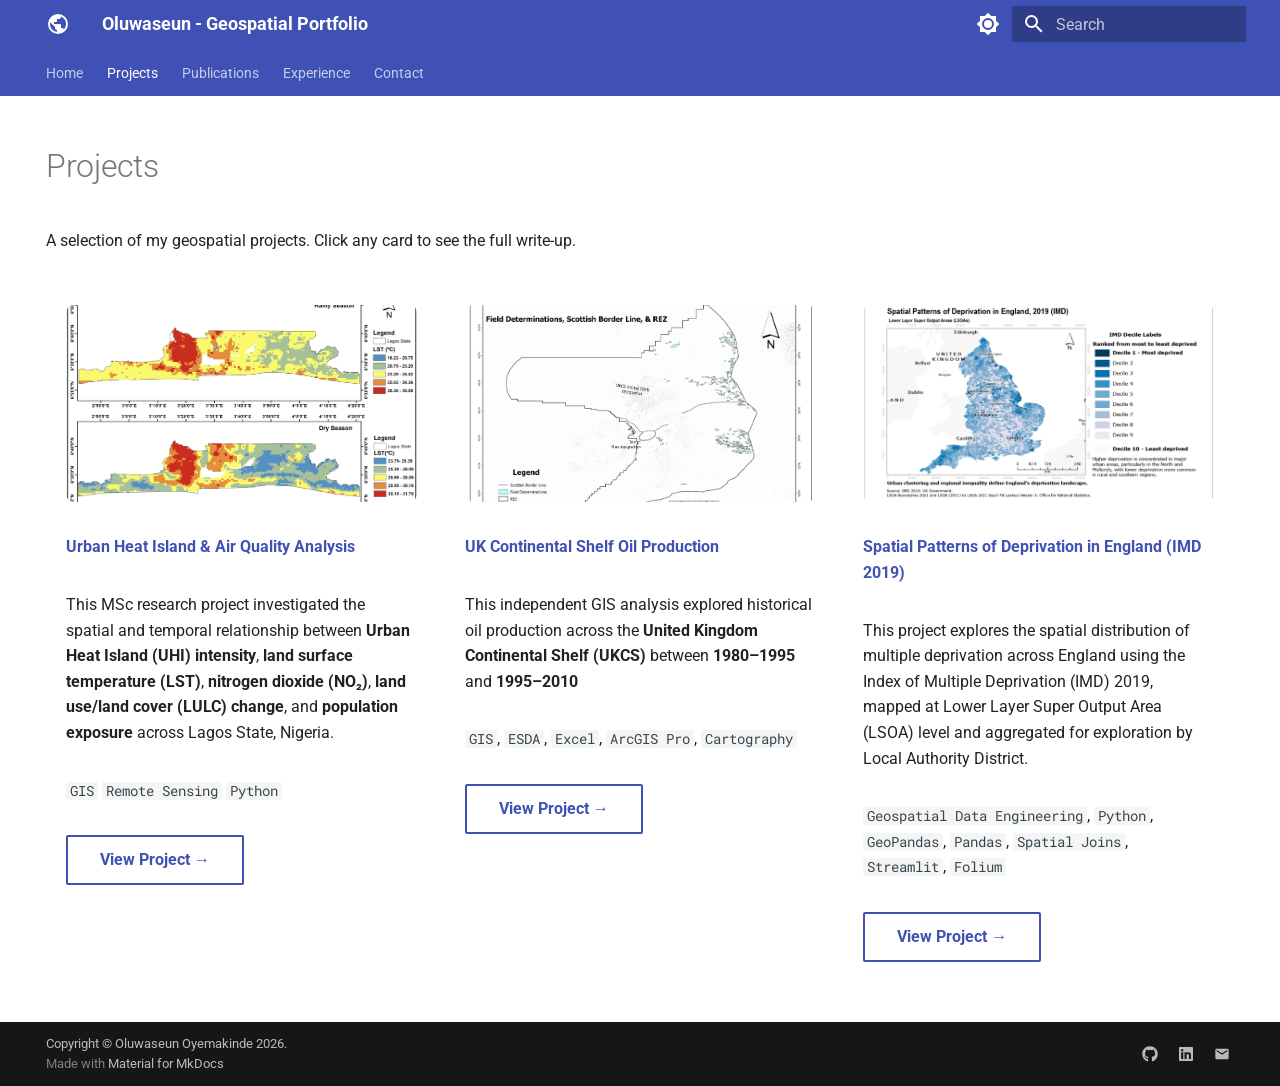
<file: projects/index.html>
<!doctype html>
<html lang="en" class="no-js">
  <head>
    
      <meta charset="utf-8">
      <meta name="viewport" content="width=device-width,initial-scale=1">
      
        <meta name="description" content="Portfolio of Oluwaseun Oyemakinde — GIS, Remote Sensing, and Spatial Data Science">
      
      
        <meta name="author" content="Oluwaseun Oyemakinde">
      
      
      
        <link rel="prev" href="..">
      
      
        <link rel="next" href="urban-heat-island/">
      
      
        
      
      
      <link rel="icon" href="../assets/images/favicon.png">
      <meta name="generator" content="mkdocs-1.6.1, mkdocs-material-9.7.7">
    
    
      
        <title>All Projects - Oluwaseun - Geospatial Portfolio</title>
      
    
    
      <link rel="stylesheet" href="../assets/stylesheets/main.ec1eaa64.min.css">
      
        
        <link rel="stylesheet" href="../assets/stylesheets/palette.ab4e12ef.min.css">
      
      


    
    
      
    
    
      
        
        
        <link rel="preconnect" href="https://fonts.gstatic.com" crossorigin>
        <link rel="stylesheet" href="https://fonts.googleapis.com/css?family=Roboto:300,300i,400,400i,700,700i%7CRoboto+Mono:400,400i,700,700i&display=fallback">
        <style>:root{--md-text-font:"Roboto";--md-code-font:"Roboto Mono"}</style>
      
    
    
      <link rel="stylesheet" href="../assets/css/extra.css">
    
    <script>__md_scope=new URL("..",location),__md_hash=e=>[...e].reduce(((e,_)=>(e<<5)-e+_.charCodeAt(0)),0),__md_get=(e,_=localStorage,t=__md_scope)=>JSON.parse(_.getItem(t.pathname+"."+e)),__md_set=(e,_,t=localStorage,a=__md_scope)=>{try{t.setItem(a.pathname+"."+e,JSON.stringify(_))}catch(e){}}</script>
    
      

    
    
  </head>
  
  
    
    
      
    
    
    
    
    <body dir="ltr" data-md-color-scheme="default" data-md-color-primary="indigo" data-md-color-accent="blue">
  
    
    <input class="md-toggle" data-md-toggle="drawer" type="checkbox" id="__drawer" autocomplete="off">
    <input class="md-toggle" data-md-toggle="search" type="checkbox" id="__search" autocomplete="off">
    <label class="md-overlay" for="__drawer"></label>
    <div data-md-component="skip">
      
        
        <a href="#projects" class="md-skip">
          Skip to content
        </a>
      
    </div>
    <div data-md-component="announce">
      
    </div>
    
    
      

<header class="md-header" data-md-component="header">
  <nav class="md-header__inner md-grid" aria-label="Header">
    <a href=".." title="Oluwaseun - Geospatial Portfolio" class="md-header__button md-logo" aria-label="Oluwaseun - Geospatial Portfolio" data-md-component="logo">
      
  
  <svg xmlns="http://www.w3.org/2000/svg" viewBox="0 0 24 24"><path d="M17.9 17.39c-.26-.8-1.01-1.39-1.9-1.39h-1v-3a1 1 0 0 0-1-1H8v-2h2a1 1 0 0 0 1-1V7h2a2 2 0 0 0 2-2v-.41a7.984 7.984 0 0 1 2.9 12.8M11 19.93c-3.95-.49-7-3.85-7-7.93 0-.62.08-1.22.21-1.79L9 15v1a2 2 0 0 0 2 2m1-16A10 10 0 0 0 2 12a10 10 0 0 0 10 10 10 10 0 0 0 10-10A10 10 0 0 0 12 2"/></svg>

    </a>
    <label class="md-header__button md-icon" for="__drawer">
      
      <svg xmlns="http://www.w3.org/2000/svg" viewBox="0 0 24 24"><path d="M3 6h18v2H3zm0 5h18v2H3zm0 5h18v2H3z"/></svg>
    </label>
    <div class="md-header__title" data-md-component="header-title">
      <div class="md-header__ellipsis">
        <div class="md-header__topic">
          <span class="md-ellipsis">
            Oluwaseun - Geospatial Portfolio
          </span>
        </div>
        <div class="md-header__topic" data-md-component="header-topic">
          <span class="md-ellipsis">
            
              All Projects
            
          </span>
        </div>
      </div>
    </div>
    
      
        <form class="md-header__option" data-md-component="palette">
  
    
    
    
    <input class="md-option" data-md-color-media="" data-md-color-scheme="default" data-md-color-primary="indigo" data-md-color-accent="blue"  aria-label="Switch to dark mode"  type="radio" name="__palette" id="__palette_0">
    
      <label class="md-header__button md-icon" title="Switch to dark mode" for="__palette_1" hidden>
        <svg xmlns="http://www.w3.org/2000/svg" viewBox="0 0 24 24"><path d="M12 8a4 4 0 0 0-4 4 4 4 0 0 0 4 4 4 4 0 0 0 4-4 4 4 0 0 0-4-4m0 10a6 6 0 0 1-6-6 6 6 0 0 1 6-6 6 6 0 0 1 6 6 6 6 0 0 1-6 6m8-9.31V4h-4.69L12 .69 8.69 4H4v4.69L.69 12 4 15.31V20h4.69L12 23.31 15.31 20H20v-4.69L23.31 12z"/></svg>
      </label>
    
  
    
    
    
    <input class="md-option" data-md-color-media="" data-md-color-scheme="slate" data-md-color-primary="indigo" data-md-color-accent="blue"  aria-label="Switch to light mode"  type="radio" name="__palette" id="__palette_1">
    
      <label class="md-header__button md-icon" title="Switch to light mode" for="__palette_0" hidden>
        <svg xmlns="http://www.w3.org/2000/svg" viewBox="0 0 24 24"><path d="M12 18c-.89 0-1.74-.2-2.5-.55C11.56 16.5 13 14.42 13 12s-1.44-4.5-3.5-5.45C10.26 6.2 11.11 6 12 6a6 6 0 0 1 6 6 6 6 0 0 1-6 6m8-9.31V4h-4.69L12 .69 8.69 4H4v4.69L.69 12 4 15.31V20h4.69L12 23.31 15.31 20H20v-4.69L23.31 12z"/></svg>
      </label>
    
  
</form>
      
    
    
      <script>var palette=__md_get("__palette");if(palette&&palette.color){if("(prefers-color-scheme)"===palette.color.media){var media=matchMedia("(prefers-color-scheme: light)"),input=document.querySelector(media.matches?"[data-md-color-media='(prefers-color-scheme: light)']":"[data-md-color-media='(prefers-color-scheme: dark)']");palette.color.media=input.getAttribute("data-md-color-media"),palette.color.scheme=input.getAttribute("data-md-color-scheme"),palette.color.primary=input.getAttribute("data-md-color-primary"),palette.color.accent=input.getAttribute("data-md-color-accent")}for(var[key,value]of Object.entries(palette.color))document.body.setAttribute("data-md-color-"+key,value)}</script>
    
    
    
      
      
        <label class="md-header__button md-icon" for="__search">
          
          <svg xmlns="http://www.w3.org/2000/svg" viewBox="0 0 24 24"><path d="M9.5 3A6.5 6.5 0 0 1 16 9.5c0 1.61-.59 3.09-1.56 4.23l.27.27h.79l5 5-1.5 1.5-5-5v-.79l-.27-.27A6.52 6.52 0 0 1 9.5 16 6.5 6.5 0 0 1 3 9.5 6.5 6.5 0 0 1 9.5 3m0 2C7 5 5 7 5 9.5S7 14 9.5 14 14 12 14 9.5 12 5 9.5 5"/></svg>
        </label>
        <div class="md-search" data-md-component="search" role="dialog">
  <label class="md-search__overlay" for="__search"></label>
  <div class="md-search__inner" role="search">
    <form class="md-search__form" name="search">
      <input type="text" class="md-search__input" name="query" aria-label="Search" placeholder="Search" autocapitalize="off" autocorrect="off" autocomplete="off" spellcheck="false" data-md-component="search-query" required>
      <label class="md-search__icon md-icon" for="__search">
        
        <svg xmlns="http://www.w3.org/2000/svg" viewBox="0 0 24 24"><path d="M9.5 3A6.5 6.5 0 0 1 16 9.5c0 1.61-.59 3.09-1.56 4.23l.27.27h.79l5 5-1.5 1.5-5-5v-.79l-.27-.27A6.52 6.52 0 0 1 9.5 16 6.5 6.5 0 0 1 3 9.5 6.5 6.5 0 0 1 9.5 3m0 2C7 5 5 7 5 9.5S7 14 9.5 14 14 12 14 9.5 12 5 9.5 5"/></svg>
        
        <svg xmlns="http://www.w3.org/2000/svg" viewBox="0 0 24 24"><path d="M20 11v2H8l5.5 5.5-1.42 1.42L4.16 12l7.92-7.92L13.5 5.5 8 11z"/></svg>
      </label>
      <nav class="md-search__options" aria-label="Search">
        
        <button type="reset" class="md-search__icon md-icon" title="Clear" aria-label="Clear" tabindex="-1">
          
          <svg xmlns="http://www.w3.org/2000/svg" viewBox="0 0 24 24"><path d="M19 6.41 17.59 5 12 10.59 6.41 5 5 6.41 10.59 12 5 17.59 6.41 19 12 13.41 17.59 19 19 17.59 13.41 12z"/></svg>
        </button>
      </nav>
      
    </form>
    <div class="md-search__output">
      <div class="md-search__scrollwrap" tabindex="0" data-md-scrollfix>
        <div class="md-search-result" data-md-component="search-result">
          <div class="md-search-result__meta">
            Initializing search
          </div>
          <ol class="md-search-result__list" role="presentation"></ol>
        </div>
      </div>
    </div>
  </div>
</div>
      
    
    
  </nav>
  
</header>
    
    <div class="md-container" data-md-component="container">
      
      
        
          
            
<nav class="md-tabs" aria-label="Tabs" data-md-component="tabs">
  <div class="md-grid">
    <ul class="md-tabs__list">
      
        
  
  
  
  
    <li class="md-tabs__item">
      <a href=".." class="md-tabs__link">
        
  
  
    
  
  Home

      </a>
    </li>
  

      
        
  
  
  
    
  
  
    
    
      <li class="md-tabs__item md-tabs__item--active">
        <a href="./" class="md-tabs__link">
          
  
  
  Projects

        </a>
      </li>
    
  

      
        
  
  
  
  
    <li class="md-tabs__item">
      <a href="../publications/" class="md-tabs__link">
        
  
  
    
  
  Publications

      </a>
    </li>
  

      
        
  
  
  
  
    <li class="md-tabs__item">
      <a href="../experience/" class="md-tabs__link">
        
  
  
    
  
  Experience

      </a>
    </li>
  

      
        
  
  
  
  
    <li class="md-tabs__item">
      <a href="../contact/" class="md-tabs__link">
        
  
  
    
  
  Contact

      </a>
    </li>
  

      
    </ul>
  </div>
</nav>
          
        
      
      <main class="md-main" data-md-component="main">
        <div class="md-main__inner md-grid">
          
            
              
                
              
              <div class="md-sidebar md-sidebar--primary" data-md-component="sidebar" data-md-type="navigation" hidden>
                <div class="md-sidebar__scrollwrap">
                  <div class="md-sidebar__inner">
                    


  


<nav class="md-nav md-nav--primary md-nav--lifted" aria-label="Navigation" data-md-level="0">
  <label class="md-nav__title" for="__drawer">
    <a href=".." title="Oluwaseun - Geospatial Portfolio" class="md-nav__button md-logo" aria-label="Oluwaseun - Geospatial Portfolio" data-md-component="logo">
      
  
  <svg xmlns="http://www.w3.org/2000/svg" viewBox="0 0 24 24"><path d="M17.9 17.39c-.26-.8-1.01-1.39-1.9-1.39h-1v-3a1 1 0 0 0-1-1H8v-2h2a1 1 0 0 0 1-1V7h2a2 2 0 0 0 2-2v-.41a7.984 7.984 0 0 1 2.9 12.8M11 19.93c-3.95-.49-7-3.85-7-7.93 0-.62.08-1.22.21-1.79L9 15v1a2 2 0 0 0 2 2m1-16A10 10 0 0 0 2 12a10 10 0 0 0 10 10 10 10 0 0 0 10-10A10 10 0 0 0 12 2"/></svg>

    </a>
    Oluwaseun - Geospatial Portfolio
  </label>
  
  <ul class="md-nav__list" data-md-scrollfix>
    
      
      
  
  
  
  
    <li class="md-nav__item">
      <a href=".." class="md-nav__link">
        
  
  
  <span class="md-ellipsis">
    
  
    Home
  

    
  </span>
  
  

      </a>
    </li>
  

    
      
      
  
  
    
  
  
  
    
    
    
    
      
        
        
      
      
    
    
    <li class="md-nav__item md-nav__item--active md-nav__item--section md-nav__item--nested">
      
        
        
        <input class="md-nav__toggle md-toggle " type="checkbox" id="__nav_2" checked>
        
          
          <label class="md-nav__link" for="__nav_2" id="__nav_2_label" tabindex="">
            
  
  
  <span class="md-ellipsis">
    
  
    Projects
  

    
  </span>
  
  

            <span class="md-nav__icon md-icon"></span>
          </label>
        
        <nav class="md-nav" data-md-level="1" aria-labelledby="__nav_2_label" aria-expanded="true">
          <label class="md-nav__title" for="__nav_2">
            <span class="md-nav__icon md-icon"></span>
            
  
    Projects
  

          </label>
          <ul class="md-nav__list" data-md-scrollfix>
            
              
                
  
  
    
  
  
  
    <li class="md-nav__item md-nav__item--active">
      
      <input class="md-nav__toggle md-toggle" type="checkbox" id="__toc">
      
      
        
      
      
      <a href="./" class="md-nav__link md-nav__link--active">
        
  
  
  <span class="md-ellipsis">
    
  
    All Projects
  

    
  </span>
  
  

      </a>
      
    </li>
  

              
            
              
                
  
  
  
  
    <li class="md-nav__item">
      <a href="urban-heat-island/" class="md-nav__link">
        
  
  
  <span class="md-ellipsis">
    
  
    Urban Heat Island & Air Quality
  

    
  </span>
  
  

      </a>
    </li>
  

              
            
              
                
  
  
  
  
    <li class="md-nav__item">
      <a href="ukcs-oil-production/" class="md-nav__link">
        
  
  
  <span class="md-ellipsis">
    
  
    UK Continental Shelf Oil Production
  

    
  </span>
  
  

      </a>
    </li>
  

              
            
              
                
  
  
  
  
    <li class="md-nav__item">
      <a href="imd-deprivation/" class="md-nav__link">
        
  
  
  <span class="md-ellipsis">
    
  
    Spatial Patterns of Deprivation in England
  

    
  </span>
  
  

      </a>
    </li>
  

              
            
          </ul>
        </nav>
      
    </li>
  

    
      
      
  
  
  
  
    <li class="md-nav__item">
      <a href="../publications/" class="md-nav__link">
        
  
  
  <span class="md-ellipsis">
    
  
    Publications
  

    
  </span>
  
  

      </a>
    </li>
  

    
      
      
  
  
  
  
    <li class="md-nav__item">
      <a href="../experience/" class="md-nav__link">
        
  
  
  <span class="md-ellipsis">
    
  
    Experience
  

    
  </span>
  
  

      </a>
    </li>
  

    
      
      
  
  
  
  
    <li class="md-nav__item">
      <a href="../contact/" class="md-nav__link">
        
  
  
  <span class="md-ellipsis">
    
  
    Contact
  

    
  </span>
  
  

      </a>
    </li>
  

    
  </ul>
</nav>
                  </div>
                </div>
              </div>
            
            
              
                
              
              <div class="md-sidebar md-sidebar--secondary" data-md-component="sidebar" data-md-type="toc" hidden>
                <div class="md-sidebar__scrollwrap">
                  <div class="md-sidebar__inner">
                    

<nav class="md-nav md-nav--secondary" aria-label="Table of contents">
  
  
  
    
  
  
</nav>
                  </div>
                </div>
              </div>
            
          
          
            <div class="md-content" data-md-component="content">
              
              <article class="md-content__inner md-typeset">
                
                  
  




<!--
CHECKLIST FOR THIS PAGE:
- [ ] Replace the two placeholder cards (marked [YOUR PROJECT ...]) with your real projects
- [ ] For each project: add a thumbnail image to docs/assets/images/ and update the path below
- [ ] For each project: create a project page under docs/projects/ and add it to the nav
- [ ] For each project: add a nav entry in mkdocs.yml (see the comments there)
- [ ] Delete placeholder cards you don't need yet
-->

<h1 id="projects">Projects</h1>
<p>A selection of my geospatial projects. Click any card to see the full write-up.</p>
<div class="grid">
<div class="project-card">
<p><img alt="" src="../assets/images/lst-2022.png" /></p>
<p><strong><a href="urban-heat-island/">Urban Heat Island &amp; Air Quality Analysis</a></strong></p>
<p>This MSc research project investigated the spatial and temporal relationship between <strong>Urban Heat Island (UHI) intensity</strong>, <strong>land surface temperature (LST)</strong>, <strong>nitrogen dioxide (NO₂)</strong>, <strong>land use/land cover (LULC) change</strong>, and <strong>population exposure</strong> across Lagos State, Nigeria.</p>
<p><code>GIS</code> <code>Remote Sensing</code> <code>Python</code></p>
<p><a class="md-button" href="urban-heat-island/">View Project →</a></p>
</div>
<div class="project-card">
<p><img alt="" src="../assets/images/rez.png" /></p>
<p><strong><a href="ukcs-oil-production/">UK Continental Shelf Oil Production</a></strong></p>
<p>This independent GIS analysis explored historical oil production across the <strong>United Kingdom Continental Shelf (UKCS)</strong> between <strong>1980–1995</strong> and <strong>1995–2010</strong></p>
<p><code>GIS</code>, <code>ESDA</code>, <code>Excel</code>, <code>ArcGIS Pro</code>, <code>Cartography</code></p>
<p><a class="md-button" href="ukcs-oil-production/">View Project →</a></p>
</div>
<div class="project-card">
<p><img alt="" src="../assets/images/imd-2019.png" /></p>
<p><strong><a href="imd-deprivation/">Spatial Patterns of Deprivation in England (IMD 2019)</a></strong></p>
<p>This project explores the spatial distribution of multiple deprivation across England using the Index of Multiple Deprivation (IMD) 2019, mapped at Lower Layer Super Output Area (LSOA) level and aggregated for exploration by Local Authority District.</p>
<p><code>Geospatial Data Engineering</code>, <code>Python</code>, <code>GeoPandas</code>, <code>Pandas</code>, <code>Spatial Joins</code>, <code>Streamlit</code>, <code>Folium</code></p>
<p><a class="md-button" href="imd-deprivation/">View Project →</a></p>
</div>
</div>







  
  




  



                
              </article>
            </div>
          
          
<script>var target=document.getElementById(location.hash.slice(1));target&&target.name&&(target.checked=target.name.startsWith("__tabbed_"))</script>
        </div>
        
          <button type="button" class="md-top md-icon" data-md-component="top" hidden>
  
  <svg xmlns="http://www.w3.org/2000/svg" viewBox="0 0 24 24"><path d="M13 20h-2V8l-5.5 5.5-1.42-1.42L12 4.16l7.92 7.92-1.42 1.42L13 8z"/></svg>
  Back to top
</button>
        
      </main>
      
        <footer class="md-footer">
  
  <div class="md-footer-meta md-typeset">
    <div class="md-footer-meta__inner md-grid">
      <div class="md-copyright">
  
    <div class="md-copyright__highlight">
      Copyright &copy; Oluwaseun Oyemakinde 2026.
    </div>
  
  
    Made with
    <a href="https://squidfunk.github.io/mkdocs-material/" target="_blank" rel="noopener">
      Material for MkDocs
    </a>
  
</div>
      
        
<div class="md-social">
  
    
    
    
    
      
      
    
    <a href="https://github.com/seunoye/" target="_blank" rel="noopener" title="github.com" class="md-social__link">
      <svg xmlns="http://www.w3.org/2000/svg" viewBox="0 0 512 512"><!--! Font Awesome Free 7.1.0 by @fontawesome - https://fontawesome.com License - https://fontawesome.com/license/free (Icons: CC BY 4.0, Fonts: SIL OFL 1.1, Code: MIT License) Copyright 2025 Fonticons, Inc.--><path d="M173.9 397.4c0 2-2.3 3.6-5.2 3.6-3.3.3-5.6-1.3-5.6-3.6 0-2 2.3-3.6 5.2-3.6 3-.3 5.6 1.3 5.6 3.6m-31.1-4.5c-.7 2 1.3 4.3 4.3 4.9 2.6 1 5.6 0 6.2-2s-1.3-4.3-4.3-5.2c-2.6-.7-5.5.3-6.2 2.3m44.2-1.7c-2.9.7-4.9 2.6-4.6 4.9.3 2 2.9 3.3 5.9 2.6 2.9-.7 4.9-2.6 4.6-4.6-.3-1.9-3-3.2-5.9-2.9M252.8 8C114.1 8 8 113.3 8 252c0 110.9 69.8 205.8 169.5 239.2 12.8 2.3 17.3-5.6 17.3-12.1 0-6.2-.3-40.4-.3-61.4 0 0-70 15-84.7-29.8 0 0-11.4-29.1-27.8-36.6 0 0-22.9-15.7 1.6-15.4 0 0 24.9 2 38.6 25.8 21.9 38.6 58.6 27.5 72.9 20.9 2.3-16 8.8-27.1 16-33.7-55.9-6.2-112.3-14.3-112.3-110.5 0-27.5 7.6-41.3 23.6-58.9-2.6-6.5-11.1-33.3 2.6-67.9 20.9-6.5 69 27 69 27 20-5.6 41.5-8.5 62.8-8.5s42.8 2.9 62.8 8.5c0 0 48.1-33.6 69-27 13.7 34.7 5.2 61.4 2.6 67.9 16 17.7 25.8 31.5 25.8 58.9 0 96.5-58.9 104.2-114.8 110.5 9.2 7.9 17 22.9 17 46.4 0 33.7-.3 75.4-.3 83.6 0 6.5 4.6 14.4 17.3 12.1C436.2 457.8 504 362.9 504 252 504 113.3 391.5 8 252.8 8M105.2 352.9c-1.3 1-1 3.3.7 5.2 1.6 1.6 3.9 2.3 5.2 1 1.3-1 1-3.3-.7-5.2-1.6-1.6-3.9-2.3-5.2-1m-10.8-8.1c-.7 1.3.3 2.9 2.3 3.9 1.6 1 3.6.7 4.3-.7.7-1.3-.3-2.9-2.3-3.9-2-.6-3.6-.3-4.3.7m32.4 35.6c-1.6 1.3-1 4.3 1.3 6.2 2.3 2.3 5.2 2.6 6.5 1 1.3-1.3.7-4.3-1.3-6.2-2.2-2.3-5.2-2.6-6.5-1m-11.4-14.7c-1.6 1-1.6 3.6 0 5.9s4.3 3.3 5.6 2.3c1.6-1.3 1.6-3.9 0-6.2-1.4-2.3-4-3.3-5.6-2"/></svg>
    </a>
  
    
    
    
    
      
      
    
    <a href="https://linkedin.com/in/oluwaseunoyemakinde/" target="_blank" rel="noopener" title="linkedin.com" class="md-social__link">
      <svg xmlns="http://www.w3.org/2000/svg" viewBox="0 0 448 512"><!--! Font Awesome Free 7.1.0 by @fontawesome - https://fontawesome.com License - https://fontawesome.com/license/free (Icons: CC BY 4.0, Fonts: SIL OFL 1.1, Code: MIT License) Copyright 2025 Fonticons, Inc.--><path d="M416 32H31.9C14.3 32 0 46.5 0 64.3v383.4C0 465.5 14.3 480 31.9 480H416c17.6 0 32-14.5 32-32.3V64.3c0-17.8-14.4-32.3-32-32.3M135.4 416H69V202.2h66.5V416zM102.2 96a38.5 38.5 0 1 1 0 77 38.5 38.5 0 1 1 0-77m282.1 320h-66.4V312c0-24.8-.5-56.7-34.5-56.7-34.6 0-39.9 27-39.9 54.9V416h-66.4V202.2h63.7v29.2h.9c8.9-16.8 30.6-34.5 62.9-34.5 67.2 0 79.7 44.3 79.7 101.9z"/></svg>
    </a>
  
    
    
    
    
    <a href="mailto:seunoyemakinde@hotmail.com" target="_blank" rel="noopener" title="" class="md-social__link">
      <svg xmlns="http://www.w3.org/2000/svg" viewBox="0 0 24 24"><path d="m20 8-8 5-8-5V6l8 5 8-5m0-2H4c-1.11 0-2 .89-2 2v12a2 2 0 0 0 2 2h16a2 2 0 0 0 2-2V6a2 2 0 0 0-2-2"/></svg>
    </a>
  
</div>
      
    </div>
  </div>
</footer>
      
    </div>
    <div class="md-dialog" data-md-component="dialog">
      <div class="md-dialog__inner md-typeset"></div>
    </div>
    
    
    
      
      
      <script id="__config" type="application/json">{"annotate": null, "base": "..", "features": ["navigation.tabs", "navigation.top", "content.code.copy"], "search": "../assets/javascripts/workers/search.2c215733.min.js", "tags": null, "translations": {"clipboard.copied": "Copied to clipboard", "clipboard.copy": "Copy to clipboard", "search.result.more.one": "1 more on this page", "search.result.more.other": "# more on this page", "search.result.none": "No matching documents", "search.result.one": "1 matching document", "search.result.other": "# matching documents", "search.result.placeholder": "Type to start searching", "search.result.term.missing": "Missing", "select.version": "Select version"}, "version": null}</script>
    
    
      <script src="../assets/javascripts/bundle.d7400e89.min.js"></script>
      
    
  </body>
</html>
</file>
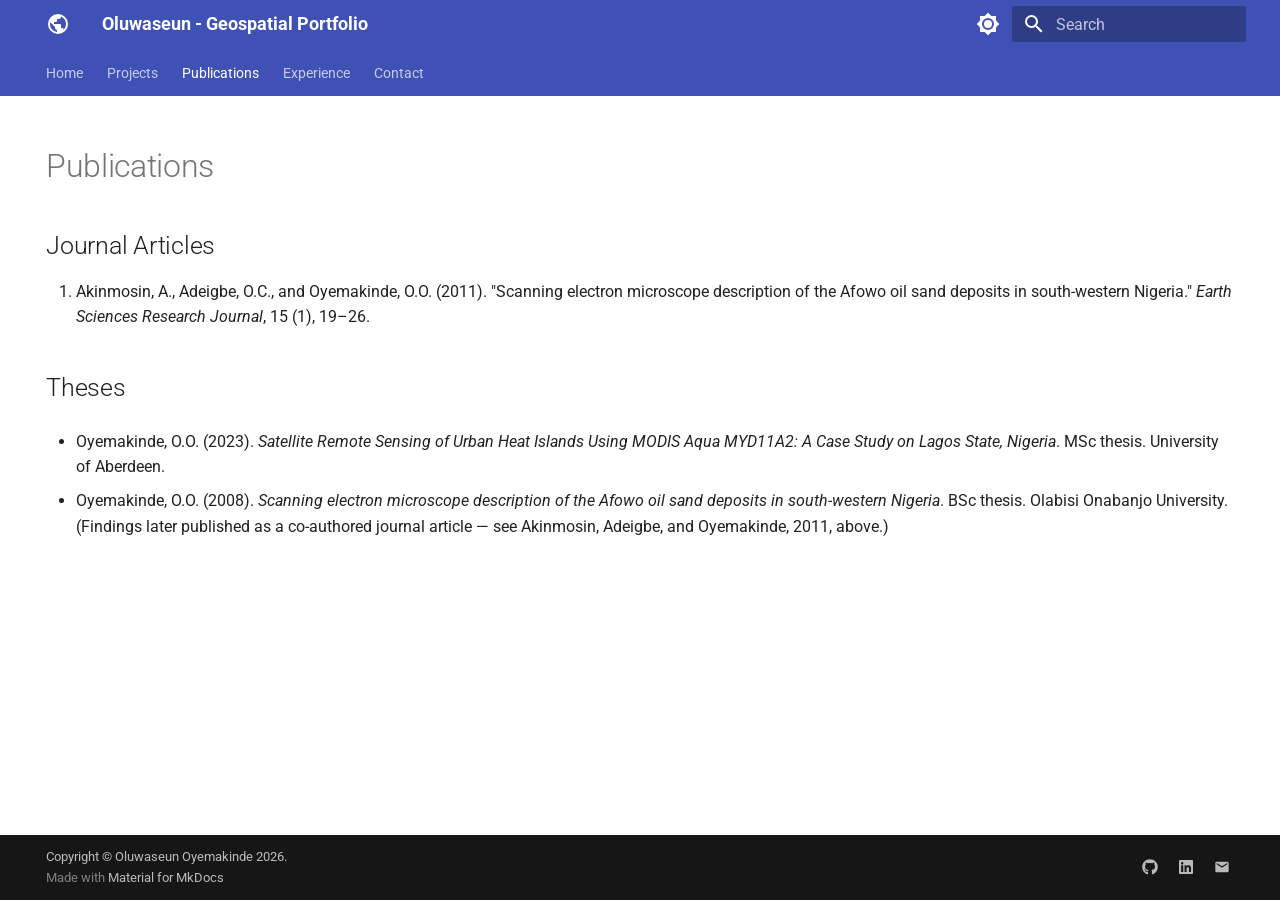
<file: publications/index.html>
<!doctype html>
<html lang="en" class="no-js">
  <head>
    
      <meta charset="utf-8">
      <meta name="viewport" content="width=device-width,initial-scale=1">
      
        <meta name="description" content="Portfolio of Oluwaseun Oyemakinde — GIS, Remote Sensing, and Spatial Data Science">
      
      
        <meta name="author" content="Oluwaseun Oyemakinde">
      
      
      
        <link rel="prev" href="../projects/imd-deprivation/">
      
      
        <link rel="next" href="../experience/">
      
      
        
      
      
      <link rel="icon" href="../assets/images/favicon.png">
      <meta name="generator" content="mkdocs-1.6.1, mkdocs-material-9.7.7">
    
    
      
        <title>Publications - Oluwaseun - Geospatial Portfolio</title>
      
    
    
      <link rel="stylesheet" href="../assets/stylesheets/main.ec1eaa64.min.css">
      
        
        <link rel="stylesheet" href="../assets/stylesheets/palette.ab4e12ef.min.css">
      
      


    
    
      
    
    
      
        
        
        <link rel="preconnect" href="https://fonts.gstatic.com" crossorigin>
        <link rel="stylesheet" href="https://fonts.googleapis.com/css?family=Roboto:300,300i,400,400i,700,700i%7CRoboto+Mono:400,400i,700,700i&display=fallback">
        <style>:root{--md-text-font:"Roboto";--md-code-font:"Roboto Mono"}</style>
      
    
    
      <link rel="stylesheet" href="../assets/css/extra.css">
    
    <script>__md_scope=new URL("..",location),__md_hash=e=>[...e].reduce(((e,_)=>(e<<5)-e+_.charCodeAt(0)),0),__md_get=(e,_=localStorage,t=__md_scope)=>JSON.parse(_.getItem(t.pathname+"."+e)),__md_set=(e,_,t=localStorage,a=__md_scope)=>{try{t.setItem(a.pathname+"."+e,JSON.stringify(_))}catch(e){}}</script>
    
      

    
    
  </head>
  
  
    
    
      
    
    
    
    
    <body dir="ltr" data-md-color-scheme="default" data-md-color-primary="indigo" data-md-color-accent="blue">
  
    
    <input class="md-toggle" data-md-toggle="drawer" type="checkbox" id="__drawer" autocomplete="off">
    <input class="md-toggle" data-md-toggle="search" type="checkbox" id="__search" autocomplete="off">
    <label class="md-overlay" for="__drawer"></label>
    <div data-md-component="skip">
      
        
        <a href="#publications" class="md-skip">
          Skip to content
        </a>
      
    </div>
    <div data-md-component="announce">
      
    </div>
    
    
      

<header class="md-header" data-md-component="header">
  <nav class="md-header__inner md-grid" aria-label="Header">
    <a href=".." title="Oluwaseun - Geospatial Portfolio" class="md-header__button md-logo" aria-label="Oluwaseun - Geospatial Portfolio" data-md-component="logo">
      
  
  <svg xmlns="http://www.w3.org/2000/svg" viewBox="0 0 24 24"><path d="M17.9 17.39c-.26-.8-1.01-1.39-1.9-1.39h-1v-3a1 1 0 0 0-1-1H8v-2h2a1 1 0 0 0 1-1V7h2a2 2 0 0 0 2-2v-.41a7.984 7.984 0 0 1 2.9 12.8M11 19.93c-3.95-.49-7-3.85-7-7.93 0-.62.08-1.22.21-1.79L9 15v1a2 2 0 0 0 2 2m1-16A10 10 0 0 0 2 12a10 10 0 0 0 10 10 10 10 0 0 0 10-10A10 10 0 0 0 12 2"/></svg>

    </a>
    <label class="md-header__button md-icon" for="__drawer">
      
      <svg xmlns="http://www.w3.org/2000/svg" viewBox="0 0 24 24"><path d="M3 6h18v2H3zm0 5h18v2H3zm0 5h18v2H3z"/></svg>
    </label>
    <div class="md-header__title" data-md-component="header-title">
      <div class="md-header__ellipsis">
        <div class="md-header__topic">
          <span class="md-ellipsis">
            Oluwaseun - Geospatial Portfolio
          </span>
        </div>
        <div class="md-header__topic" data-md-component="header-topic">
          <span class="md-ellipsis">
            
              Publications
            
          </span>
        </div>
      </div>
    </div>
    
      
        <form class="md-header__option" data-md-component="palette">
  
    
    
    
    <input class="md-option" data-md-color-media="" data-md-color-scheme="default" data-md-color-primary="indigo" data-md-color-accent="blue"  aria-label="Switch to dark mode"  type="radio" name="__palette" id="__palette_0">
    
      <label class="md-header__button md-icon" title="Switch to dark mode" for="__palette_1" hidden>
        <svg xmlns="http://www.w3.org/2000/svg" viewBox="0 0 24 24"><path d="M12 8a4 4 0 0 0-4 4 4 4 0 0 0 4 4 4 4 0 0 0 4-4 4 4 0 0 0-4-4m0 10a6 6 0 0 1-6-6 6 6 0 0 1 6-6 6 6 0 0 1 6 6 6 6 0 0 1-6 6m8-9.31V4h-4.69L12 .69 8.69 4H4v4.69L.69 12 4 15.31V20h4.69L12 23.31 15.31 20H20v-4.69L23.31 12z"/></svg>
      </label>
    
  
    
    
    
    <input class="md-option" data-md-color-media="" data-md-color-scheme="slate" data-md-color-primary="indigo" data-md-color-accent="blue"  aria-label="Switch to light mode"  type="radio" name="__palette" id="__palette_1">
    
      <label class="md-header__button md-icon" title="Switch to light mode" for="__palette_0" hidden>
        <svg xmlns="http://www.w3.org/2000/svg" viewBox="0 0 24 24"><path d="M12 18c-.89 0-1.74-.2-2.5-.55C11.56 16.5 13 14.42 13 12s-1.44-4.5-3.5-5.45C10.26 6.2 11.11 6 12 6a6 6 0 0 1 6 6 6 6 0 0 1-6 6m8-9.31V4h-4.69L12 .69 8.69 4H4v4.69L.69 12 4 15.31V20h4.69L12 23.31 15.31 20H20v-4.69L23.31 12z"/></svg>
      </label>
    
  
</form>
      
    
    
      <script>var palette=__md_get("__palette");if(palette&&palette.color){if("(prefers-color-scheme)"===palette.color.media){var media=matchMedia("(prefers-color-scheme: light)"),input=document.querySelector(media.matches?"[data-md-color-media='(prefers-color-scheme: light)']":"[data-md-color-media='(prefers-color-scheme: dark)']");palette.color.media=input.getAttribute("data-md-color-media"),palette.color.scheme=input.getAttribute("data-md-color-scheme"),palette.color.primary=input.getAttribute("data-md-color-primary"),palette.color.accent=input.getAttribute("data-md-color-accent")}for(var[key,value]of Object.entries(palette.color))document.body.setAttribute("data-md-color-"+key,value)}</script>
    
    
    
      
      
        <label class="md-header__button md-icon" for="__search">
          
          <svg xmlns="http://www.w3.org/2000/svg" viewBox="0 0 24 24"><path d="M9.5 3A6.5 6.5 0 0 1 16 9.5c0 1.61-.59 3.09-1.56 4.23l.27.27h.79l5 5-1.5 1.5-5-5v-.79l-.27-.27A6.52 6.52 0 0 1 9.5 16 6.5 6.5 0 0 1 3 9.5 6.5 6.5 0 0 1 9.5 3m0 2C7 5 5 7 5 9.5S7 14 9.5 14 14 12 14 9.5 12 5 9.5 5"/></svg>
        </label>
        <div class="md-search" data-md-component="search" role="dialog">
  <label class="md-search__overlay" for="__search"></label>
  <div class="md-search__inner" role="search">
    <form class="md-search__form" name="search">
      <input type="text" class="md-search__input" name="query" aria-label="Search" placeholder="Search" autocapitalize="off" autocorrect="off" autocomplete="off" spellcheck="false" data-md-component="search-query" required>
      <label class="md-search__icon md-icon" for="__search">
        
        <svg xmlns="http://www.w3.org/2000/svg" viewBox="0 0 24 24"><path d="M9.5 3A6.5 6.5 0 0 1 16 9.5c0 1.61-.59 3.09-1.56 4.23l.27.27h.79l5 5-1.5 1.5-5-5v-.79l-.27-.27A6.52 6.52 0 0 1 9.5 16 6.5 6.5 0 0 1 3 9.5 6.5 6.5 0 0 1 9.5 3m0 2C7 5 5 7 5 9.5S7 14 9.5 14 14 12 14 9.5 12 5 9.5 5"/></svg>
        
        <svg xmlns="http://www.w3.org/2000/svg" viewBox="0 0 24 24"><path d="M20 11v2H8l5.5 5.5-1.42 1.42L4.16 12l7.92-7.92L13.5 5.5 8 11z"/></svg>
      </label>
      <nav class="md-search__options" aria-label="Search">
        
        <button type="reset" class="md-search__icon md-icon" title="Clear" aria-label="Clear" tabindex="-1">
          
          <svg xmlns="http://www.w3.org/2000/svg" viewBox="0 0 24 24"><path d="M19 6.41 17.59 5 12 10.59 6.41 5 5 6.41 10.59 12 5 17.59 6.41 19 12 13.41 17.59 19 19 17.59 13.41 12z"/></svg>
        </button>
      </nav>
      
    </form>
    <div class="md-search__output">
      <div class="md-search__scrollwrap" tabindex="0" data-md-scrollfix>
        <div class="md-search-result" data-md-component="search-result">
          <div class="md-search-result__meta">
            Initializing search
          </div>
          <ol class="md-search-result__list" role="presentation"></ol>
        </div>
      </div>
    </div>
  </div>
</div>
      
    
    
  </nav>
  
</header>
    
    <div class="md-container" data-md-component="container">
      
      
        
          
            
<nav class="md-tabs" aria-label="Tabs" data-md-component="tabs">
  <div class="md-grid">
    <ul class="md-tabs__list">
      
        
  
  
  
  
    <li class="md-tabs__item">
      <a href=".." class="md-tabs__link">
        
  
  
    
  
  Home

      </a>
    </li>
  

      
        
  
  
  
  
    
    
      <li class="md-tabs__item">
        <a href="../projects/" class="md-tabs__link">
          
  
  
  Projects

        </a>
      </li>
    
  

      
        
  
  
  
    
  
  
    <li class="md-tabs__item md-tabs__item--active">
      <a href="./" class="md-tabs__link">
        
  
  
    
  
  Publications

      </a>
    </li>
  

      
        
  
  
  
  
    <li class="md-tabs__item">
      <a href="../experience/" class="md-tabs__link">
        
  
  
    
  
  Experience

      </a>
    </li>
  

      
        
  
  
  
  
    <li class="md-tabs__item">
      <a href="../contact/" class="md-tabs__link">
        
  
  
    
  
  Contact

      </a>
    </li>
  

      
    </ul>
  </div>
</nav>
          
        
      
      <main class="md-main" data-md-component="main">
        <div class="md-main__inner md-grid">
          
            
              
                
              
              <div class="md-sidebar md-sidebar--primary" data-md-component="sidebar" data-md-type="navigation" hidden>
                <div class="md-sidebar__scrollwrap">
                  <div class="md-sidebar__inner">
                    


  


<nav class="md-nav md-nav--primary md-nav--lifted" aria-label="Navigation" data-md-level="0">
  <label class="md-nav__title" for="__drawer">
    <a href=".." title="Oluwaseun - Geospatial Portfolio" class="md-nav__button md-logo" aria-label="Oluwaseun - Geospatial Portfolio" data-md-component="logo">
      
  
  <svg xmlns="http://www.w3.org/2000/svg" viewBox="0 0 24 24"><path d="M17.9 17.39c-.26-.8-1.01-1.39-1.9-1.39h-1v-3a1 1 0 0 0-1-1H8v-2h2a1 1 0 0 0 1-1V7h2a2 2 0 0 0 2-2v-.41a7.984 7.984 0 0 1 2.9 12.8M11 19.93c-3.95-.49-7-3.85-7-7.93 0-.62.08-1.22.21-1.79L9 15v1a2 2 0 0 0 2 2m1-16A10 10 0 0 0 2 12a10 10 0 0 0 10 10 10 10 0 0 0 10-10A10 10 0 0 0 12 2"/></svg>

    </a>
    Oluwaseun - Geospatial Portfolio
  </label>
  
  <ul class="md-nav__list" data-md-scrollfix>
    
      
      
  
  
  
  
    <li class="md-nav__item">
      <a href=".." class="md-nav__link">
        
  
  
  <span class="md-ellipsis">
    
  
    Home
  

    
  </span>
  
  

      </a>
    </li>
  

    
      
      
  
  
  
  
    
    
    
    
      
      
    
    
    <li class="md-nav__item md-nav__item--nested">
      
        
        
        <input class="md-nav__toggle md-toggle " type="checkbox" id="__nav_2" >
        
          
          <label class="md-nav__link" for="__nav_2" id="__nav_2_label" tabindex="0">
            
  
  
  <span class="md-ellipsis">
    
  
    Projects
  

    
  </span>
  
  

            <span class="md-nav__icon md-icon"></span>
          </label>
        
        <nav class="md-nav" data-md-level="1" aria-labelledby="__nav_2_label" aria-expanded="false">
          <label class="md-nav__title" for="__nav_2">
            <span class="md-nav__icon md-icon"></span>
            
  
    Projects
  

          </label>
          <ul class="md-nav__list" data-md-scrollfix>
            
              
                
  
  
  
  
    <li class="md-nav__item">
      <a href="../projects/" class="md-nav__link">
        
  
  
  <span class="md-ellipsis">
    
  
    All Projects
  

    
  </span>
  
  

      </a>
    </li>
  

              
            
              
                
  
  
  
  
    <li class="md-nav__item">
      <a href="../projects/urban-heat-island/" class="md-nav__link">
        
  
  
  <span class="md-ellipsis">
    
  
    Urban Heat Island & Air Quality
  

    
  </span>
  
  

      </a>
    </li>
  

              
            
              
                
  
  
  
  
    <li class="md-nav__item">
      <a href="../projects/ukcs-oil-production/" class="md-nav__link">
        
  
  
  <span class="md-ellipsis">
    
  
    UK Continental Shelf Oil Production
  

    
  </span>
  
  

      </a>
    </li>
  

              
            
              
                
  
  
  
  
    <li class="md-nav__item">
      <a href="../projects/imd-deprivation/" class="md-nav__link">
        
  
  
  <span class="md-ellipsis">
    
  
    Spatial Patterns of Deprivation in England
  

    
  </span>
  
  

      </a>
    </li>
  

              
            
          </ul>
        </nav>
      
    </li>
  

    
      
      
  
  
    
  
  
  
    <li class="md-nav__item md-nav__item--active">
      
      <input class="md-nav__toggle md-toggle" type="checkbox" id="__toc">
      
      
        
      
      
        <label class="md-nav__link md-nav__link--active" for="__toc">
          
  
  
  <span class="md-ellipsis">
    
  
    Publications
  

    
  </span>
  
  

          <span class="md-nav__icon md-icon"></span>
        </label>
      
      <a href="./" class="md-nav__link md-nav__link--active">
        
  
  
  <span class="md-ellipsis">
    
  
    Publications
  

    
  </span>
  
  

      </a>
      
        

<nav class="md-nav md-nav--secondary" aria-label="Table of contents">
  
  
  
    
  
  
    <label class="md-nav__title" for="__toc">
      <span class="md-nav__icon md-icon"></span>
      Table of contents
    </label>
    <ul class="md-nav__list" data-md-component="toc" data-md-scrollfix>
      
        <li class="md-nav__item">
  <a href="#journal-articles" class="md-nav__link">
    <span class="md-ellipsis">
      
        Journal Articles
      
    </span>
  </a>
  
</li>
      
        <li class="md-nav__item">
  <a href="#theses" class="md-nav__link">
    <span class="md-ellipsis">
      
        Theses
      
    </span>
  </a>
  
</li>
      
    </ul>
  
</nav>
      
    </li>
  

    
      
      
  
  
  
  
    <li class="md-nav__item">
      <a href="../experience/" class="md-nav__link">
        
  
  
  <span class="md-ellipsis">
    
  
    Experience
  

    
  </span>
  
  

      </a>
    </li>
  

    
      
      
  
  
  
  
    <li class="md-nav__item">
      <a href="../contact/" class="md-nav__link">
        
  
  
  <span class="md-ellipsis">
    
  
    Contact
  

    
  </span>
  
  

      </a>
    </li>
  

    
  </ul>
</nav>
                  </div>
                </div>
              </div>
            
            
              
                
              
              <div class="md-sidebar md-sidebar--secondary" data-md-component="sidebar" data-md-type="toc" hidden>
                <div class="md-sidebar__scrollwrap">
                  <div class="md-sidebar__inner">
                    

<nav class="md-nav md-nav--secondary" aria-label="Table of contents">
  
  
  
    
  
  
    <label class="md-nav__title" for="__toc">
      <span class="md-nav__icon md-icon"></span>
      Table of contents
    </label>
    <ul class="md-nav__list" data-md-component="toc" data-md-scrollfix>
      
        <li class="md-nav__item">
  <a href="#journal-articles" class="md-nav__link">
    <span class="md-ellipsis">
      
        Journal Articles
      
    </span>
  </a>
  
</li>
      
        <li class="md-nav__item">
  <a href="#theses" class="md-nav__link">
    <span class="md-ellipsis">
      
        Theses
      
    </span>
  </a>
  
</li>
      
    </ul>
  
</nav>
                  </div>
                </div>
              </div>
            
          
          
            <div class="md-content" data-md-component="content">
              
              <article class="md-content__inner md-typeset">
                
                  
  




<!--
CHECKLIST FOR THIS PAGE:
- [ ] Replace each [YOUR ...] placeholder with your actual information
- [ ] Add or remove entries in each section as needed
- [ ] Remove sections that are not applicable (e.g., Theses, Conference Presentations)
- [ ] Add DOI or URL links where available
-->

<h1 id="publications">Publications</h1>
<h2 id="journal-articles">Journal Articles</h2>
<ol>
<li>Akinmosin, A., Adeigbe, O.C., and Oyemakinde, O.O. (2011). "Scanning electron microscope description of the Afowo oil sand deposits in south-western Nigeria." <em>Earth Sciences Research Journal</em>, 15 (1), 19–26.</li>
</ol>
<h2 id="theses">Theses</h2>
<ul>
<li>
<p>Oyemakinde, O.O. (2023). <em>Satellite Remote Sensing of Urban Heat Islands Using MODIS Aqua MYD11A2: A Case Study on Lagos State, Nigeria</em>. MSc thesis. University of Aberdeen.</p>
</li>
<li>
<p>Oyemakinde, O.O. (2008). <em>Scanning electron microscope description of the Afowo oil sand deposits in south-western Nigeria</em>. BSc thesis. Olabisi Onabanjo University. (Findings later published as a co-authored journal article — see Akinmosin, Adeigbe, and Oyemakinde, 2011, above.)</p>
</li>
</ul>







  
  




  



                
              </article>
            </div>
          
          
<script>var target=document.getElementById(location.hash.slice(1));target&&target.name&&(target.checked=target.name.startsWith("__tabbed_"))</script>
        </div>
        
          <button type="button" class="md-top md-icon" data-md-component="top" hidden>
  
  <svg xmlns="http://www.w3.org/2000/svg" viewBox="0 0 24 24"><path d="M13 20h-2V8l-5.5 5.5-1.42-1.42L12 4.16l7.92 7.92-1.42 1.42L13 8z"/></svg>
  Back to top
</button>
        
      </main>
      
        <footer class="md-footer">
  
  <div class="md-footer-meta md-typeset">
    <div class="md-footer-meta__inner md-grid">
      <div class="md-copyright">
  
    <div class="md-copyright__highlight">
      Copyright &copy; Oluwaseun Oyemakinde 2026.
    </div>
  
  
    Made with
    <a href="https://squidfunk.github.io/mkdocs-material/" target="_blank" rel="noopener">
      Material for MkDocs
    </a>
  
</div>
      
        
<div class="md-social">
  
    
    
    
    
      
      
    
    <a href="https://github.com/seunoye/" target="_blank" rel="noopener" title="github.com" class="md-social__link">
      <svg xmlns="http://www.w3.org/2000/svg" viewBox="0 0 512 512"><!--! Font Awesome Free 7.1.0 by @fontawesome - https://fontawesome.com License - https://fontawesome.com/license/free (Icons: CC BY 4.0, Fonts: SIL OFL 1.1, Code: MIT License) Copyright 2025 Fonticons, Inc.--><path d="M173.9 397.4c0 2-2.3 3.6-5.2 3.6-3.3.3-5.6-1.3-5.6-3.6 0-2 2.3-3.6 5.2-3.6 3-.3 5.6 1.3 5.6 3.6m-31.1-4.5c-.7 2 1.3 4.3 4.3 4.9 2.6 1 5.6 0 6.2-2s-1.3-4.3-4.3-5.2c-2.6-.7-5.5.3-6.2 2.3m44.2-1.7c-2.9.7-4.9 2.6-4.6 4.9.3 2 2.9 3.3 5.9 2.6 2.9-.7 4.9-2.6 4.6-4.6-.3-1.9-3-3.2-5.9-2.9M252.8 8C114.1 8 8 113.3 8 252c0 110.9 69.8 205.8 169.5 239.2 12.8 2.3 17.3-5.6 17.3-12.1 0-6.2-.3-40.4-.3-61.4 0 0-70 15-84.7-29.8 0 0-11.4-29.1-27.8-36.6 0 0-22.9-15.7 1.6-15.4 0 0 24.9 2 38.6 25.8 21.9 38.6 58.6 27.5 72.9 20.9 2.3-16 8.8-27.1 16-33.7-55.9-6.2-112.3-14.3-112.3-110.5 0-27.5 7.6-41.3 23.6-58.9-2.6-6.5-11.1-33.3 2.6-67.9 20.9-6.5 69 27 69 27 20-5.6 41.5-8.5 62.8-8.5s42.8 2.9 62.8 8.5c0 0 48.1-33.6 69-27 13.7 34.7 5.2 61.4 2.6 67.9 16 17.7 25.8 31.5 25.8 58.9 0 96.5-58.9 104.2-114.8 110.5 9.2 7.9 17 22.9 17 46.4 0 33.7-.3 75.4-.3 83.6 0 6.5 4.6 14.4 17.3 12.1C436.2 457.8 504 362.9 504 252 504 113.3 391.5 8 252.8 8M105.2 352.9c-1.3 1-1 3.3.7 5.2 1.6 1.6 3.9 2.3 5.2 1 1.3-1 1-3.3-.7-5.2-1.6-1.6-3.9-2.3-5.2-1m-10.8-8.1c-.7 1.3.3 2.9 2.3 3.9 1.6 1 3.6.7 4.3-.7.7-1.3-.3-2.9-2.3-3.9-2-.6-3.6-.3-4.3.7m32.4 35.6c-1.6 1.3-1 4.3 1.3 6.2 2.3 2.3 5.2 2.6 6.5 1 1.3-1.3.7-4.3-1.3-6.2-2.2-2.3-5.2-2.6-6.5-1m-11.4-14.7c-1.6 1-1.6 3.6 0 5.9s4.3 3.3 5.6 2.3c1.6-1.3 1.6-3.9 0-6.2-1.4-2.3-4-3.3-5.6-2"/></svg>
    </a>
  
    
    
    
    
      
      
    
    <a href="https://linkedin.com/in/oluwaseunoyemakinde/" target="_blank" rel="noopener" title="linkedin.com" class="md-social__link">
      <svg xmlns="http://www.w3.org/2000/svg" viewBox="0 0 448 512"><!--! Font Awesome Free 7.1.0 by @fontawesome - https://fontawesome.com License - https://fontawesome.com/license/free (Icons: CC BY 4.0, Fonts: SIL OFL 1.1, Code: MIT License) Copyright 2025 Fonticons, Inc.--><path d="M416 32H31.9C14.3 32 0 46.5 0 64.3v383.4C0 465.5 14.3 480 31.9 480H416c17.6 0 32-14.5 32-32.3V64.3c0-17.8-14.4-32.3-32-32.3M135.4 416H69V202.2h66.5V416zM102.2 96a38.5 38.5 0 1 1 0 77 38.5 38.5 0 1 1 0-77m282.1 320h-66.4V312c0-24.8-.5-56.7-34.5-56.7-34.6 0-39.9 27-39.9 54.9V416h-66.4V202.2h63.7v29.2h.9c8.9-16.8 30.6-34.5 62.9-34.5 67.2 0 79.7 44.3 79.7 101.9z"/></svg>
    </a>
  
    
    
    
    
    <a href="mailto:seunoyemakinde@hotmail.com" target="_blank" rel="noopener" title="" class="md-social__link">
      <svg xmlns="http://www.w3.org/2000/svg" viewBox="0 0 24 24"><path d="m20 8-8 5-8-5V6l8 5 8-5m0-2H4c-1.11 0-2 .89-2 2v12a2 2 0 0 0 2 2h16a2 2 0 0 0 2-2V6a2 2 0 0 0-2-2"/></svg>
    </a>
  
</div>
      
    </div>
  </div>
</footer>
      
    </div>
    <div class="md-dialog" data-md-component="dialog">
      <div class="md-dialog__inner md-typeset"></div>
    </div>
    
    
    
      
      
      <script id="__config" type="application/json">{"annotate": null, "base": "..", "features": ["navigation.tabs", "navigation.top", "content.code.copy"], "search": "../assets/javascripts/workers/search.2c215733.min.js", "tags": null, "translations": {"clipboard.copied": "Copied to clipboard", "clipboard.copy": "Copy to clipboard", "search.result.more.one": "1 more on this page", "search.result.more.other": "# more on this page", "search.result.none": "No matching documents", "search.result.one": "1 matching document", "search.result.other": "# matching documents", "search.result.placeholder": "Type to start searching", "search.result.term.missing": "Missing", "select.version": "Select version"}, "version": null}</script>
    
    
      <script src="../assets/javascripts/bundle.d7400e89.min.js"></script>
      
    
  </body>
</html>
</file>
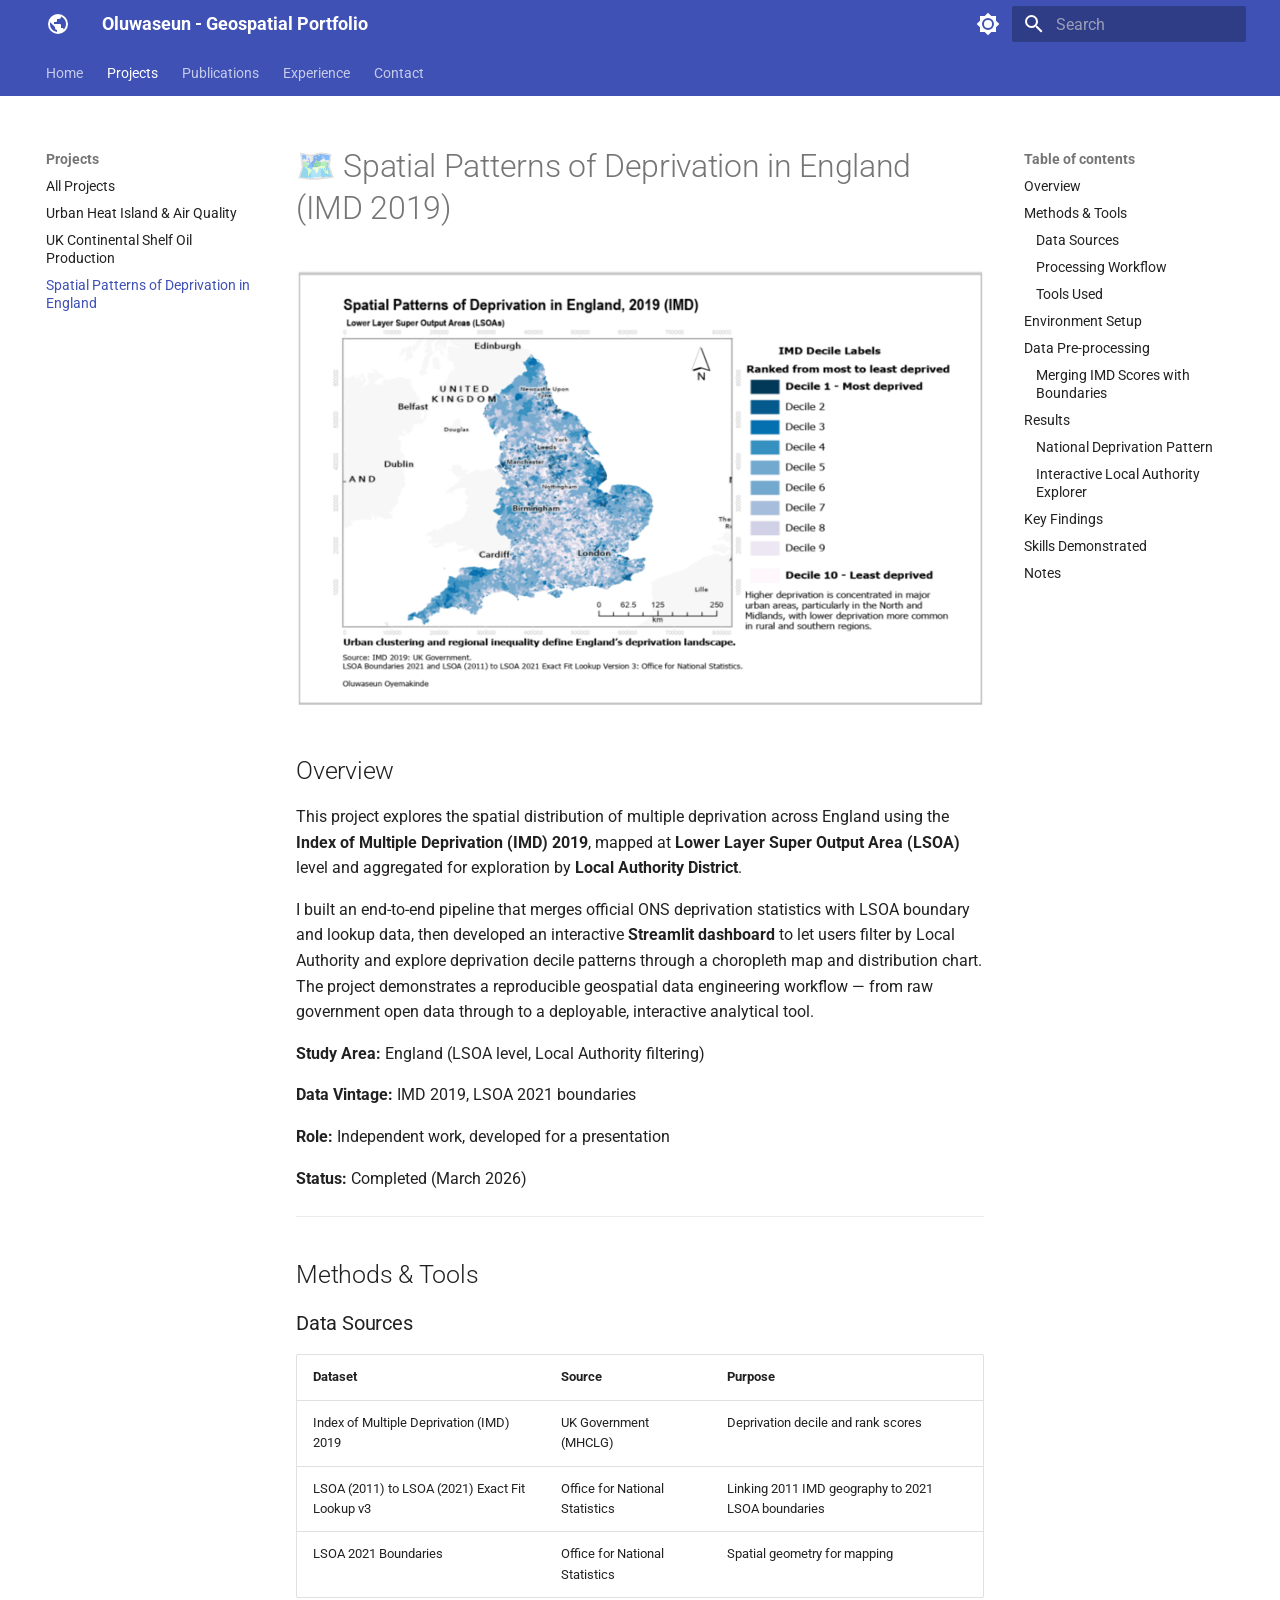
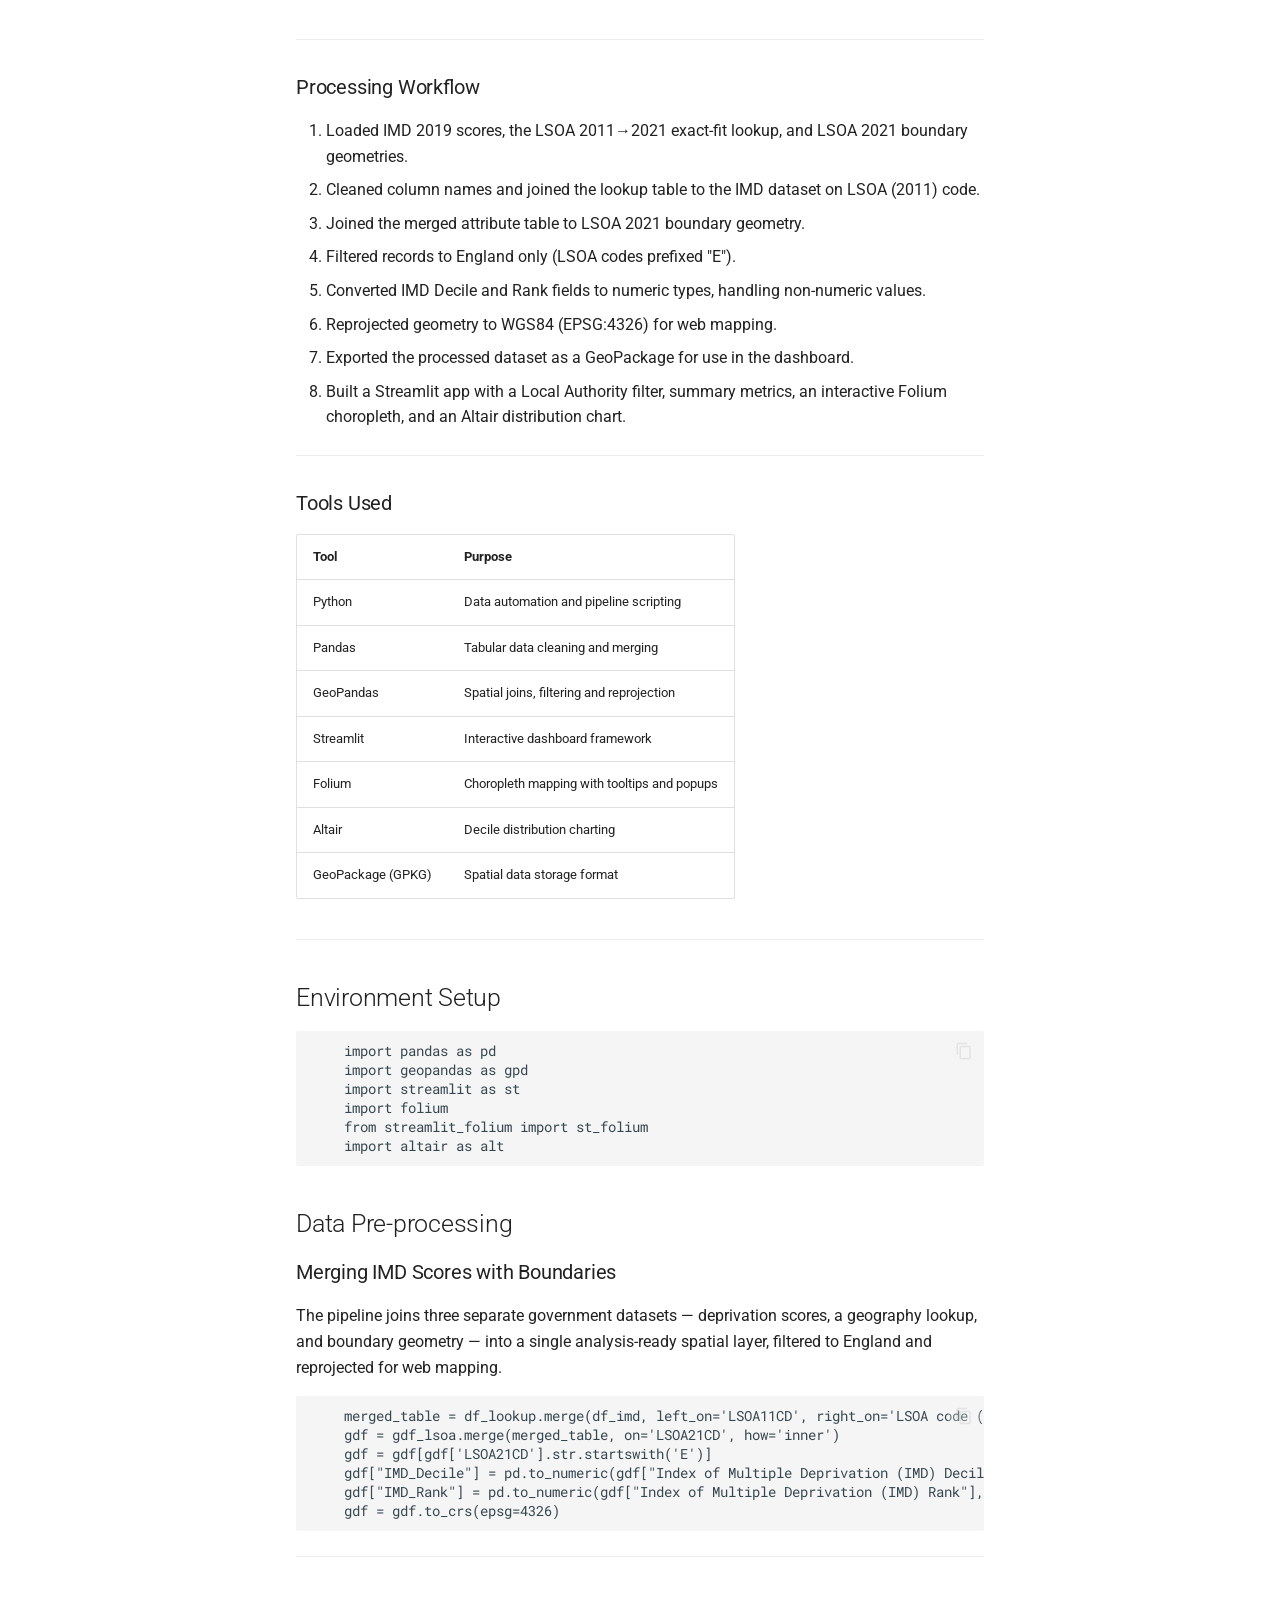
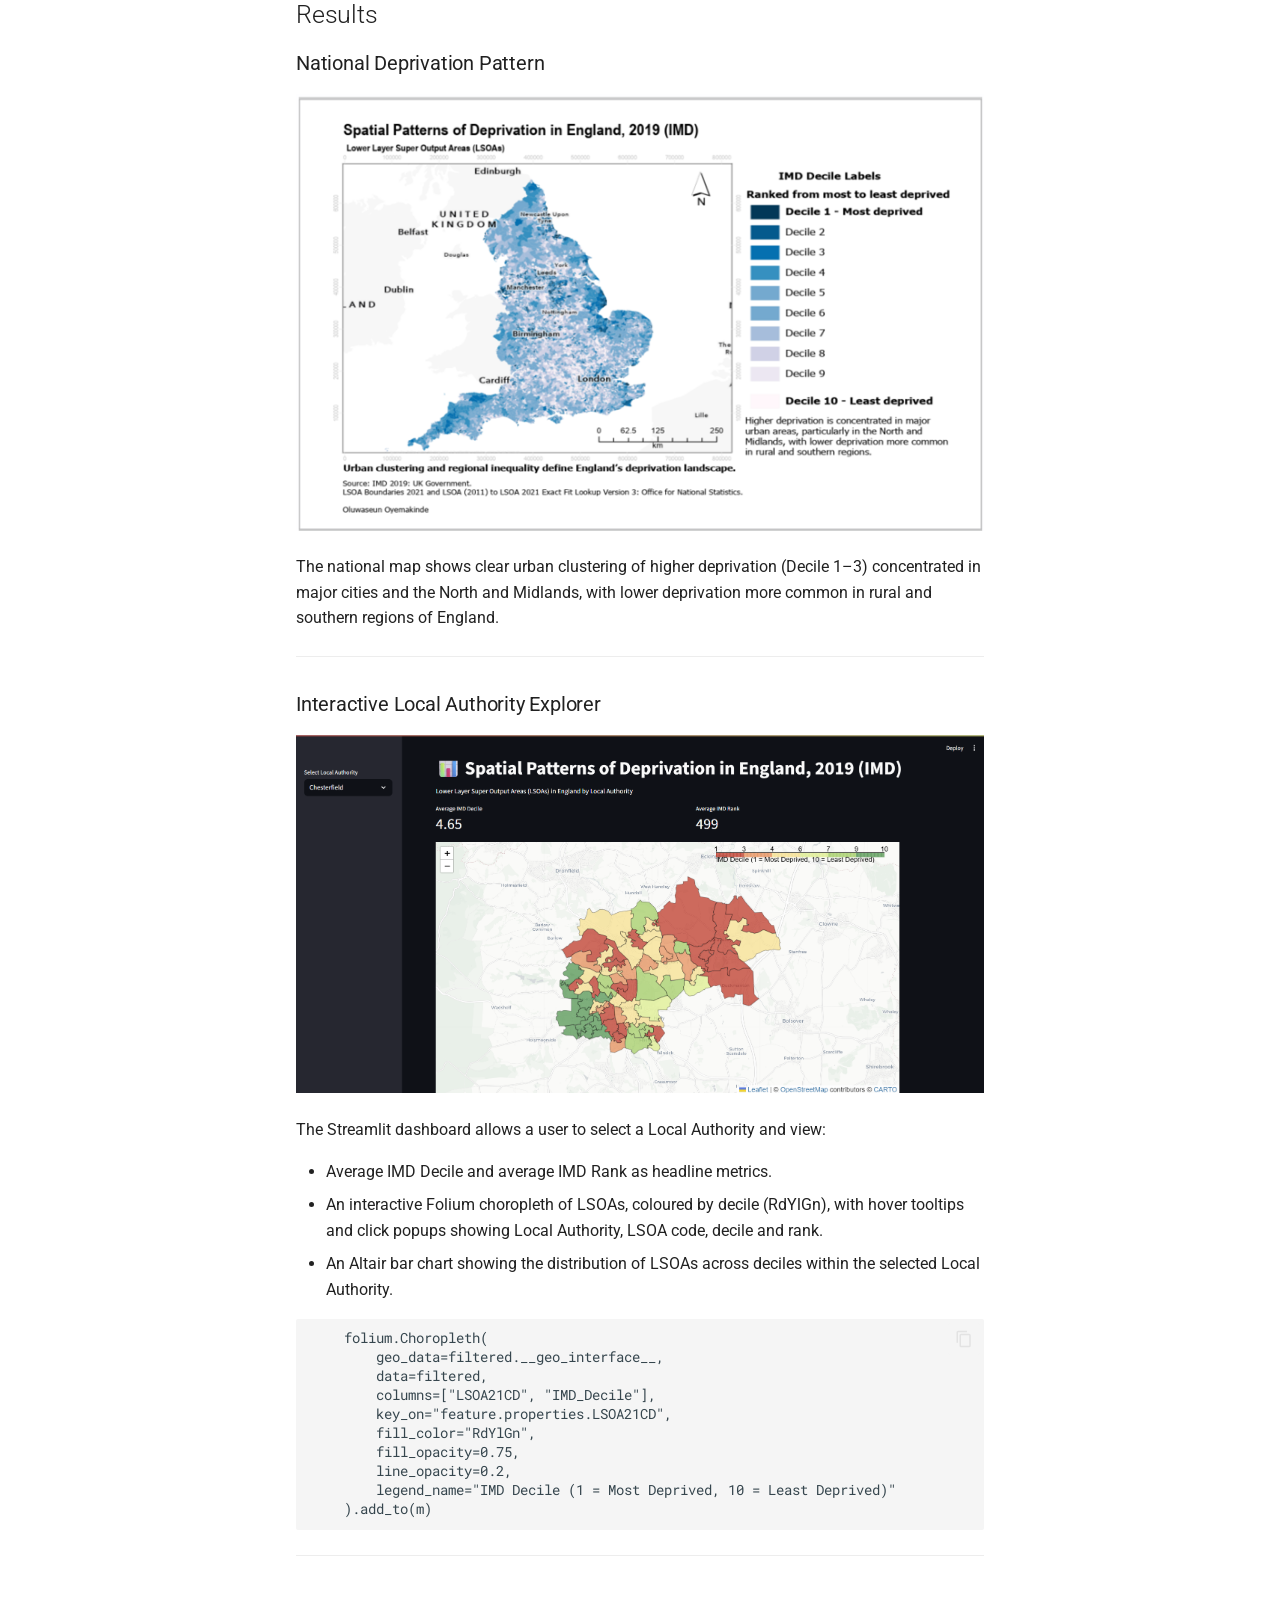
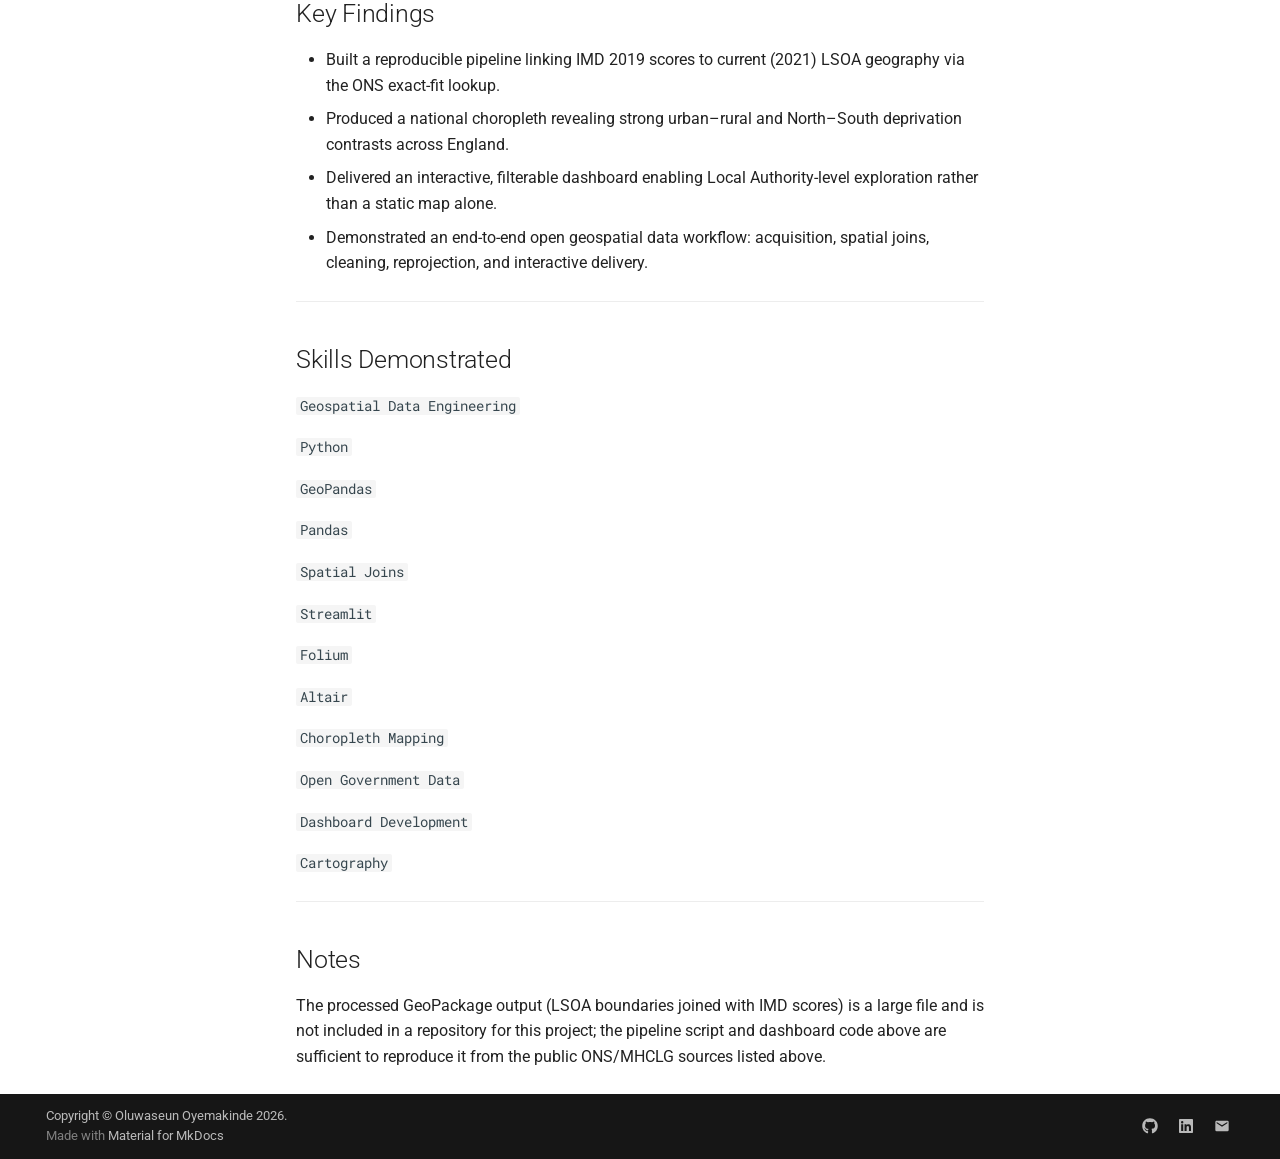
<file: projects/imd-deprivation/index.html>
<!doctype html>
<html lang="en" class="no-js">
  <head>
    
      <meta charset="utf-8">
      <meta name="viewport" content="width=device-width,initial-scale=1">
      
        <meta name="description" content="Portfolio of Oluwaseun Oyemakinde — GIS, Remote Sensing, and Spatial Data Science">
      
      
        <meta name="author" content="Oluwaseun Oyemakinde">
      
      
      
        <link rel="prev" href="../ukcs-oil-production/">
      
      
        <link rel="next" href="../../publications/">
      
      
        
      
      
      <link rel="icon" href="../../assets/images/favicon.png">
      <meta name="generator" content="mkdocs-1.6.1, mkdocs-material-9.7.7">
    
    
      
        <title>Spatial Patterns of Deprivation in England - Oluwaseun - Geospatial Portfolio</title>
      
    
    
      <link rel="stylesheet" href="../../assets/stylesheets/main.ec1eaa64.min.css">
      
        
        <link rel="stylesheet" href="../../assets/stylesheets/palette.ab4e12ef.min.css">
      
      


    
    
      
    
    
      
        
        
        <link rel="preconnect" href="https://fonts.gstatic.com" crossorigin>
        <link rel="stylesheet" href="https://fonts.googleapis.com/css?family=Roboto:300,300i,400,400i,700,700i%7CRoboto+Mono:400,400i,700,700i&display=fallback">
        <style>:root{--md-text-font:"Roboto";--md-code-font:"Roboto Mono"}</style>
      
    
    
      <link rel="stylesheet" href="../../assets/css/extra.css">
    
    <script>__md_scope=new URL("../..",location),__md_hash=e=>[...e].reduce(((e,_)=>(e<<5)-e+_.charCodeAt(0)),0),__md_get=(e,_=localStorage,t=__md_scope)=>JSON.parse(_.getItem(t.pathname+"."+e)),__md_set=(e,_,t=localStorage,a=__md_scope)=>{try{t.setItem(a.pathname+"."+e,JSON.stringify(_))}catch(e){}}</script>
    
      

    
    
  </head>
  
  
    
    
      
    
    
    
    
    <body dir="ltr" data-md-color-scheme="default" data-md-color-primary="indigo" data-md-color-accent="blue">
  
    
    <input class="md-toggle" data-md-toggle="drawer" type="checkbox" id="__drawer" autocomplete="off">
    <input class="md-toggle" data-md-toggle="search" type="checkbox" id="__search" autocomplete="off">
    <label class="md-overlay" for="__drawer"></label>
    <div data-md-component="skip">
      
        
        <a href="#spatial-patterns-of-deprivation-in-england-imd-2019" class="md-skip">
          Skip to content
        </a>
      
    </div>
    <div data-md-component="announce">
      
    </div>
    
    
      

<header class="md-header" data-md-component="header">
  <nav class="md-header__inner md-grid" aria-label="Header">
    <a href="../.." title="Oluwaseun - Geospatial Portfolio" class="md-header__button md-logo" aria-label="Oluwaseun - Geospatial Portfolio" data-md-component="logo">
      
  
  <svg xmlns="http://www.w3.org/2000/svg" viewBox="0 0 24 24"><path d="M17.9 17.39c-.26-.8-1.01-1.39-1.9-1.39h-1v-3a1 1 0 0 0-1-1H8v-2h2a1 1 0 0 0 1-1V7h2a2 2 0 0 0 2-2v-.41a7.984 7.984 0 0 1 2.9 12.8M11 19.93c-3.95-.49-7-3.85-7-7.93 0-.62.08-1.22.21-1.79L9 15v1a2 2 0 0 0 2 2m1-16A10 10 0 0 0 2 12a10 10 0 0 0 10 10 10 10 0 0 0 10-10A10 10 0 0 0 12 2"/></svg>

    </a>
    <label class="md-header__button md-icon" for="__drawer">
      
      <svg xmlns="http://www.w3.org/2000/svg" viewBox="0 0 24 24"><path d="M3 6h18v2H3zm0 5h18v2H3zm0 5h18v2H3z"/></svg>
    </label>
    <div class="md-header__title" data-md-component="header-title">
      <div class="md-header__ellipsis">
        <div class="md-header__topic">
          <span class="md-ellipsis">
            Oluwaseun - Geospatial Portfolio
          </span>
        </div>
        <div class="md-header__topic" data-md-component="header-topic">
          <span class="md-ellipsis">
            
              Spatial Patterns of Deprivation in England
            
          </span>
        </div>
      </div>
    </div>
    
      
        <form class="md-header__option" data-md-component="palette">
  
    
    
    
    <input class="md-option" data-md-color-media="" data-md-color-scheme="default" data-md-color-primary="indigo" data-md-color-accent="blue"  aria-label="Switch to dark mode"  type="radio" name="__palette" id="__palette_0">
    
      <label class="md-header__button md-icon" title="Switch to dark mode" for="__palette_1" hidden>
        <svg xmlns="http://www.w3.org/2000/svg" viewBox="0 0 24 24"><path d="M12 8a4 4 0 0 0-4 4 4 4 0 0 0 4 4 4 4 0 0 0 4-4 4 4 0 0 0-4-4m0 10a6 6 0 0 1-6-6 6 6 0 0 1 6-6 6 6 0 0 1 6 6 6 6 0 0 1-6 6m8-9.31V4h-4.69L12 .69 8.69 4H4v4.69L.69 12 4 15.31V20h4.69L12 23.31 15.31 20H20v-4.69L23.31 12z"/></svg>
      </label>
    
  
    
    
    
    <input class="md-option" data-md-color-media="" data-md-color-scheme="slate" data-md-color-primary="indigo" data-md-color-accent="blue"  aria-label="Switch to light mode"  type="radio" name="__palette" id="__palette_1">
    
      <label class="md-header__button md-icon" title="Switch to light mode" for="__palette_0" hidden>
        <svg xmlns="http://www.w3.org/2000/svg" viewBox="0 0 24 24"><path d="M12 18c-.89 0-1.74-.2-2.5-.55C11.56 16.5 13 14.42 13 12s-1.44-4.5-3.5-5.45C10.26 6.2 11.11 6 12 6a6 6 0 0 1 6 6 6 6 0 0 1-6 6m8-9.31V4h-4.69L12 .69 8.69 4H4v4.69L.69 12 4 15.31V20h4.69L12 23.31 15.31 20H20v-4.69L23.31 12z"/></svg>
      </label>
    
  
</form>
      
    
    
      <script>var palette=__md_get("__palette");if(palette&&palette.color){if("(prefers-color-scheme)"===palette.color.media){var media=matchMedia("(prefers-color-scheme: light)"),input=document.querySelector(media.matches?"[data-md-color-media='(prefers-color-scheme: light)']":"[data-md-color-media='(prefers-color-scheme: dark)']");palette.color.media=input.getAttribute("data-md-color-media"),palette.color.scheme=input.getAttribute("data-md-color-scheme"),palette.color.primary=input.getAttribute("data-md-color-primary"),palette.color.accent=input.getAttribute("data-md-color-accent")}for(var[key,value]of Object.entries(palette.color))document.body.setAttribute("data-md-color-"+key,value)}</script>
    
    
    
      
      
        <label class="md-header__button md-icon" for="__search">
          
          <svg xmlns="http://www.w3.org/2000/svg" viewBox="0 0 24 24"><path d="M9.5 3A6.5 6.5 0 0 1 16 9.5c0 1.61-.59 3.09-1.56 4.23l.27.27h.79l5 5-1.5 1.5-5-5v-.79l-.27-.27A6.52 6.52 0 0 1 9.5 16 6.5 6.5 0 0 1 3 9.5 6.5 6.5 0 0 1 9.5 3m0 2C7 5 5 7 5 9.5S7 14 9.5 14 14 12 14 9.5 12 5 9.5 5"/></svg>
        </label>
        <div class="md-search" data-md-component="search" role="dialog">
  <label class="md-search__overlay" for="__search"></label>
  <div class="md-search__inner" role="search">
    <form class="md-search__form" name="search">
      <input type="text" class="md-search__input" name="query" aria-label="Search" placeholder="Search" autocapitalize="off" autocorrect="off" autocomplete="off" spellcheck="false" data-md-component="search-query" required>
      <label class="md-search__icon md-icon" for="__search">
        
        <svg xmlns="http://www.w3.org/2000/svg" viewBox="0 0 24 24"><path d="M9.5 3A6.5 6.5 0 0 1 16 9.5c0 1.61-.59 3.09-1.56 4.23l.27.27h.79l5 5-1.5 1.5-5-5v-.79l-.27-.27A6.52 6.52 0 0 1 9.5 16 6.5 6.5 0 0 1 3 9.5 6.5 6.5 0 0 1 9.5 3m0 2C7 5 5 7 5 9.5S7 14 9.5 14 14 12 14 9.5 12 5 9.5 5"/></svg>
        
        <svg xmlns="http://www.w3.org/2000/svg" viewBox="0 0 24 24"><path d="M20 11v2H8l5.5 5.5-1.42 1.42L4.16 12l7.92-7.92L13.5 5.5 8 11z"/></svg>
      </label>
      <nav class="md-search__options" aria-label="Search">
        
        <button type="reset" class="md-search__icon md-icon" title="Clear" aria-label="Clear" tabindex="-1">
          
          <svg xmlns="http://www.w3.org/2000/svg" viewBox="0 0 24 24"><path d="M19 6.41 17.59 5 12 10.59 6.41 5 5 6.41 10.59 12 5 17.59 6.41 19 12 13.41 17.59 19 19 17.59 13.41 12z"/></svg>
        </button>
      </nav>
      
    </form>
    <div class="md-search__output">
      <div class="md-search__scrollwrap" tabindex="0" data-md-scrollfix>
        <div class="md-search-result" data-md-component="search-result">
          <div class="md-search-result__meta">
            Initializing search
          </div>
          <ol class="md-search-result__list" role="presentation"></ol>
        </div>
      </div>
    </div>
  </div>
</div>
      
    
    
  </nav>
  
</header>
    
    <div class="md-container" data-md-component="container">
      
      
        
          
            
<nav class="md-tabs" aria-label="Tabs" data-md-component="tabs">
  <div class="md-grid">
    <ul class="md-tabs__list">
      
        
  
  
  
  
    <li class="md-tabs__item">
      <a href="../.." class="md-tabs__link">
        
  
  
    
  
  Home

      </a>
    </li>
  

      
        
  
  
  
    
  
  
    
    
      <li class="md-tabs__item md-tabs__item--active">
        <a href="../" class="md-tabs__link">
          
  
  
  Projects

        </a>
      </li>
    
  

      
        
  
  
  
  
    <li class="md-tabs__item">
      <a href="../../publications/" class="md-tabs__link">
        
  
  
    
  
  Publications

      </a>
    </li>
  

      
        
  
  
  
  
    <li class="md-tabs__item">
      <a href="../../experience/" class="md-tabs__link">
        
  
  
    
  
  Experience

      </a>
    </li>
  

      
        
  
  
  
  
    <li class="md-tabs__item">
      <a href="../../contact/" class="md-tabs__link">
        
  
  
    
  
  Contact

      </a>
    </li>
  

      
    </ul>
  </div>
</nav>
          
        
      
      <main class="md-main" data-md-component="main">
        <div class="md-main__inner md-grid">
          
            
              
              <div class="md-sidebar md-sidebar--primary" data-md-component="sidebar" data-md-type="navigation" >
                <div class="md-sidebar__scrollwrap">
                  <div class="md-sidebar__inner">
                    


  


<nav class="md-nav md-nav--primary md-nav--lifted" aria-label="Navigation" data-md-level="0">
  <label class="md-nav__title" for="__drawer">
    <a href="../.." title="Oluwaseun - Geospatial Portfolio" class="md-nav__button md-logo" aria-label="Oluwaseun - Geospatial Portfolio" data-md-component="logo">
      
  
  <svg xmlns="http://www.w3.org/2000/svg" viewBox="0 0 24 24"><path d="M17.9 17.39c-.26-.8-1.01-1.39-1.9-1.39h-1v-3a1 1 0 0 0-1-1H8v-2h2a1 1 0 0 0 1-1V7h2a2 2 0 0 0 2-2v-.41a7.984 7.984 0 0 1 2.9 12.8M11 19.93c-3.95-.49-7-3.85-7-7.93 0-.62.08-1.22.21-1.79L9 15v1a2 2 0 0 0 2 2m1-16A10 10 0 0 0 2 12a10 10 0 0 0 10 10 10 10 0 0 0 10-10A10 10 0 0 0 12 2"/></svg>

    </a>
    Oluwaseun - Geospatial Portfolio
  </label>
  
  <ul class="md-nav__list" data-md-scrollfix>
    
      
      
  
  
  
  
    <li class="md-nav__item">
      <a href="../.." class="md-nav__link">
        
  
  
  <span class="md-ellipsis">
    
  
    Home
  

    
  </span>
  
  

      </a>
    </li>
  

    
      
      
  
  
    
  
  
  
    
    
    
    
      
        
        
      
      
    
    
    <li class="md-nav__item md-nav__item--active md-nav__item--section md-nav__item--nested">
      
        
        
        <input class="md-nav__toggle md-toggle " type="checkbox" id="__nav_2" checked>
        
          
          <label class="md-nav__link" for="__nav_2" id="__nav_2_label" tabindex="">
            
  
  
  <span class="md-ellipsis">
    
  
    Projects
  

    
  </span>
  
  

            <span class="md-nav__icon md-icon"></span>
          </label>
        
        <nav class="md-nav" data-md-level="1" aria-labelledby="__nav_2_label" aria-expanded="true">
          <label class="md-nav__title" for="__nav_2">
            <span class="md-nav__icon md-icon"></span>
            
  
    Projects
  

          </label>
          <ul class="md-nav__list" data-md-scrollfix>
            
              
                
  
  
  
  
    <li class="md-nav__item">
      <a href="../" class="md-nav__link">
        
  
  
  <span class="md-ellipsis">
    
  
    All Projects
  

    
  </span>
  
  

      </a>
    </li>
  

              
            
              
                
  
  
  
  
    <li class="md-nav__item">
      <a href="../urban-heat-island/" class="md-nav__link">
        
  
  
  <span class="md-ellipsis">
    
  
    Urban Heat Island & Air Quality
  

    
  </span>
  
  

      </a>
    </li>
  

              
            
              
                
  
  
  
  
    <li class="md-nav__item">
      <a href="../ukcs-oil-production/" class="md-nav__link">
        
  
  
  <span class="md-ellipsis">
    
  
    UK Continental Shelf Oil Production
  

    
  </span>
  
  

      </a>
    </li>
  

              
            
              
                
  
  
    
  
  
  
    <li class="md-nav__item md-nav__item--active">
      
      <input class="md-nav__toggle md-toggle" type="checkbox" id="__toc">
      
      
        
      
      
        <label class="md-nav__link md-nav__link--active" for="__toc">
          
  
  
  <span class="md-ellipsis">
    
  
    Spatial Patterns of Deprivation in England
  

    
  </span>
  
  

          <span class="md-nav__icon md-icon"></span>
        </label>
      
      <a href="./" class="md-nav__link md-nav__link--active">
        
  
  
  <span class="md-ellipsis">
    
  
    Spatial Patterns of Deprivation in England
  

    
  </span>
  
  

      </a>
      
        

<nav class="md-nav md-nav--secondary" aria-label="Table of contents">
  
  
  
    
  
  
    <label class="md-nav__title" for="__toc">
      <span class="md-nav__icon md-icon"></span>
      Table of contents
    </label>
    <ul class="md-nav__list" data-md-component="toc" data-md-scrollfix>
      
        <li class="md-nav__item">
  <a href="#overview" class="md-nav__link">
    <span class="md-ellipsis">
      
        Overview
      
    </span>
  </a>
  
</li>
      
        <li class="md-nav__item">
  <a href="#methods-tools" class="md-nav__link">
    <span class="md-ellipsis">
      
        Methods &amp; Tools
      
    </span>
  </a>
  
    <nav class="md-nav" aria-label="Methods &amp; Tools">
      <ul class="md-nav__list">
        
          <li class="md-nav__item">
  <a href="#data-sources" class="md-nav__link">
    <span class="md-ellipsis">
      
        Data Sources
      
    </span>
  </a>
  
</li>
        
          <li class="md-nav__item">
  <a href="#processing-workflow" class="md-nav__link">
    <span class="md-ellipsis">
      
        Processing Workflow
      
    </span>
  </a>
  
</li>
        
          <li class="md-nav__item">
  <a href="#tools-used" class="md-nav__link">
    <span class="md-ellipsis">
      
        Tools Used
      
    </span>
  </a>
  
</li>
        
      </ul>
    </nav>
  
</li>
      
        <li class="md-nav__item">
  <a href="#environment-setup" class="md-nav__link">
    <span class="md-ellipsis">
      
        Environment Setup
      
    </span>
  </a>
  
</li>
      
        <li class="md-nav__item">
  <a href="#data-pre-processing" class="md-nav__link">
    <span class="md-ellipsis">
      
        Data Pre-processing
      
    </span>
  </a>
  
    <nav class="md-nav" aria-label="Data Pre-processing">
      <ul class="md-nav__list">
        
          <li class="md-nav__item">
  <a href="#merging-imd-scores-with-boundaries" class="md-nav__link">
    <span class="md-ellipsis">
      
        Merging IMD Scores with Boundaries
      
    </span>
  </a>
  
</li>
        
      </ul>
    </nav>
  
</li>
      
        <li class="md-nav__item">
  <a href="#results" class="md-nav__link">
    <span class="md-ellipsis">
      
        Results
      
    </span>
  </a>
  
    <nav class="md-nav" aria-label="Results">
      <ul class="md-nav__list">
        
          <li class="md-nav__item">
  <a href="#national-deprivation-pattern" class="md-nav__link">
    <span class="md-ellipsis">
      
        National Deprivation Pattern
      
    </span>
  </a>
  
</li>
        
          <li class="md-nav__item">
  <a href="#interactive-local-authority-explorer" class="md-nav__link">
    <span class="md-ellipsis">
      
        Interactive Local Authority Explorer
      
    </span>
  </a>
  
</li>
        
      </ul>
    </nav>
  
</li>
      
        <li class="md-nav__item">
  <a href="#key-findings" class="md-nav__link">
    <span class="md-ellipsis">
      
        Key Findings
      
    </span>
  </a>
  
</li>
      
        <li class="md-nav__item">
  <a href="#skills-demonstrated" class="md-nav__link">
    <span class="md-ellipsis">
      
        Skills Demonstrated
      
    </span>
  </a>
  
</li>
      
        <li class="md-nav__item">
  <a href="#notes" class="md-nav__link">
    <span class="md-ellipsis">
      
        Notes
      
    </span>
  </a>
  
</li>
      
    </ul>
  
</nav>
      
    </li>
  

              
            
          </ul>
        </nav>
      
    </li>
  

    
      
      
  
  
  
  
    <li class="md-nav__item">
      <a href="../../publications/" class="md-nav__link">
        
  
  
  <span class="md-ellipsis">
    
  
    Publications
  

    
  </span>
  
  

      </a>
    </li>
  

    
      
      
  
  
  
  
    <li class="md-nav__item">
      <a href="../../experience/" class="md-nav__link">
        
  
  
  <span class="md-ellipsis">
    
  
    Experience
  

    
  </span>
  
  

      </a>
    </li>
  

    
      
      
  
  
  
  
    <li class="md-nav__item">
      <a href="../../contact/" class="md-nav__link">
        
  
  
  <span class="md-ellipsis">
    
  
    Contact
  

    
  </span>
  
  

      </a>
    </li>
  

    
  </ul>
</nav>
                  </div>
                </div>
              </div>
            
            
              
              <div class="md-sidebar md-sidebar--secondary" data-md-component="sidebar" data-md-type="toc" >
                <div class="md-sidebar__scrollwrap">
                  <div class="md-sidebar__inner">
                    

<nav class="md-nav md-nav--secondary" aria-label="Table of contents">
  
  
  
    
  
  
    <label class="md-nav__title" for="__toc">
      <span class="md-nav__icon md-icon"></span>
      Table of contents
    </label>
    <ul class="md-nav__list" data-md-component="toc" data-md-scrollfix>
      
        <li class="md-nav__item">
  <a href="#overview" class="md-nav__link">
    <span class="md-ellipsis">
      
        Overview
      
    </span>
  </a>
  
</li>
      
        <li class="md-nav__item">
  <a href="#methods-tools" class="md-nav__link">
    <span class="md-ellipsis">
      
        Methods &amp; Tools
      
    </span>
  </a>
  
    <nav class="md-nav" aria-label="Methods &amp; Tools">
      <ul class="md-nav__list">
        
          <li class="md-nav__item">
  <a href="#data-sources" class="md-nav__link">
    <span class="md-ellipsis">
      
        Data Sources
      
    </span>
  </a>
  
</li>
        
          <li class="md-nav__item">
  <a href="#processing-workflow" class="md-nav__link">
    <span class="md-ellipsis">
      
        Processing Workflow
      
    </span>
  </a>
  
</li>
        
          <li class="md-nav__item">
  <a href="#tools-used" class="md-nav__link">
    <span class="md-ellipsis">
      
        Tools Used
      
    </span>
  </a>
  
</li>
        
      </ul>
    </nav>
  
</li>
      
        <li class="md-nav__item">
  <a href="#environment-setup" class="md-nav__link">
    <span class="md-ellipsis">
      
        Environment Setup
      
    </span>
  </a>
  
</li>
      
        <li class="md-nav__item">
  <a href="#data-pre-processing" class="md-nav__link">
    <span class="md-ellipsis">
      
        Data Pre-processing
      
    </span>
  </a>
  
    <nav class="md-nav" aria-label="Data Pre-processing">
      <ul class="md-nav__list">
        
          <li class="md-nav__item">
  <a href="#merging-imd-scores-with-boundaries" class="md-nav__link">
    <span class="md-ellipsis">
      
        Merging IMD Scores with Boundaries
      
    </span>
  </a>
  
</li>
        
      </ul>
    </nav>
  
</li>
      
        <li class="md-nav__item">
  <a href="#results" class="md-nav__link">
    <span class="md-ellipsis">
      
        Results
      
    </span>
  </a>
  
    <nav class="md-nav" aria-label="Results">
      <ul class="md-nav__list">
        
          <li class="md-nav__item">
  <a href="#national-deprivation-pattern" class="md-nav__link">
    <span class="md-ellipsis">
      
        National Deprivation Pattern
      
    </span>
  </a>
  
</li>
        
          <li class="md-nav__item">
  <a href="#interactive-local-authority-explorer" class="md-nav__link">
    <span class="md-ellipsis">
      
        Interactive Local Authority Explorer
      
    </span>
  </a>
  
</li>
        
      </ul>
    </nav>
  
</li>
      
        <li class="md-nav__item">
  <a href="#key-findings" class="md-nav__link">
    <span class="md-ellipsis">
      
        Key Findings
      
    </span>
  </a>
  
</li>
      
        <li class="md-nav__item">
  <a href="#skills-demonstrated" class="md-nav__link">
    <span class="md-ellipsis">
      
        Skills Demonstrated
      
    </span>
  </a>
  
</li>
      
        <li class="md-nav__item">
  <a href="#notes" class="md-nav__link">
    <span class="md-ellipsis">
      
        Notes
      
    </span>
  </a>
  
</li>
      
    </ul>
  
</nav>
                  </div>
                </div>
              </div>
            
          
          
            <div class="md-content" data-md-component="content">
              
              <article class="md-content__inner md-typeset">
                
                  



<!--
hide:
  - toc
  - navigation
-->

<!--
CHECKLIST FOR THIS PAGE (copy this file for each new project):
- [ ] Replace [YOUR PROJECT TITLE] with your project title
- [ ] Replace the hero image with your own (add to docs/assets/images/)
- [ ] Update the Overview section
- [ ] Update the Methods & Tools section
- [ ] Update the Key Findings section
- [ ] Update the Links section
- [ ] Add a card for this project on docs/projects/index.md
- [ ] Add a nav entry in mkdocs.yml
-->

<h1 id="spatial-patterns-of-deprivation-in-england-imd-2019">🗺️ Spatial Patterns of Deprivation in England (IMD 2019)</h1>
<p><img alt="IMD Decile Map" src="../../assets/images/imd-2019.png" /></p>
<h2 id="overview">Overview</h2>
<p>This project explores the spatial distribution of multiple deprivation across England using the <strong>Index of Multiple Deprivation (IMD) 2019</strong>, mapped at <strong>Lower Layer Super Output Area (LSOA)</strong> level and aggregated for exploration by <strong>Local Authority District</strong>.</p>
<p>I built an end-to-end pipeline that merges official ONS deprivation statistics with LSOA boundary and lookup data, then developed an interactive <strong>Streamlit dashboard</strong> to let users filter by Local Authority and explore deprivation decile patterns through a choropleth map and distribution chart. The project demonstrates a reproducible geospatial data engineering workflow — from raw government open data through to a deployable, interactive analytical tool.</p>
<p><strong>Study Area:</strong> England (LSOA level, Local Authority filtering)</p>
<p><strong>Data Vintage:</strong> IMD 2019, LSOA 2021 boundaries</p>
<p><strong>Role:</strong> Independent work, developed for a presentation</p>
<p><strong>Status:</strong> Completed (March 2026)</p>
<hr />
<h2 id="methods-tools">Methods &amp; Tools</h2>
<h3 id="data-sources">Data Sources</h3>
<table>
<thead>
<tr>
<th>Dataset</th>
<th>Source</th>
<th>Purpose</th>
</tr>
</thead>
<tbody>
<tr>
<td>Index of Multiple Deprivation (IMD) 2019</td>
<td>UK Government (MHCLG)</td>
<td>Deprivation decile and rank scores</td>
</tr>
<tr>
<td>LSOA (2011) to LSOA (2021) Exact Fit Lookup v3</td>
<td>Office for National Statistics</td>
<td>Linking 2011 IMD geography to 2021 LSOA boundaries</td>
</tr>
<tr>
<td>LSOA 2021 Boundaries</td>
<td>Office for National Statistics</td>
<td>Spatial geometry for mapping</td>
</tr>
</tbody>
</table>
<hr />
<h3 id="processing-workflow">Processing Workflow</h3>
<ol>
<li>Loaded IMD 2019 scores, the LSOA 2011→2021 exact-fit lookup, and LSOA 2021 boundary geometries.</li>
<li>Cleaned column names and joined the lookup table to the IMD dataset on LSOA (2011) code.</li>
<li>Joined the merged attribute table to LSOA 2021 boundary geometry.</li>
<li>Filtered records to England only (LSOA codes prefixed "E").</li>
<li>Converted IMD Decile and Rank fields to numeric types, handling non-numeric values.</li>
<li>Reprojected geometry to WGS84 (EPSG:4326) for web mapping.</li>
<li>Exported the processed dataset as a GeoPackage for use in the dashboard.</li>
<li>Built a Streamlit app with a Local Authority filter, summary metrics, an interactive Folium choropleth, and an Altair distribution chart.</li>
</ol>
<hr />
<h3 id="tools-used">Tools Used</h3>
<table>
<thead>
<tr>
<th>Tool</th>
<th>Purpose</th>
</tr>
</thead>
<tbody>
<tr>
<td>Python</td>
<td>Data automation and pipeline scripting</td>
</tr>
<tr>
<td>Pandas</td>
<td>Tabular data cleaning and merging</td>
</tr>
<tr>
<td>GeoPandas</td>
<td>Spatial joins, filtering and reprojection</td>
</tr>
<tr>
<td>Streamlit</td>
<td>Interactive dashboard framework</td>
</tr>
<tr>
<td>Folium</td>
<td>Choropleth mapping with tooltips and popups</td>
</tr>
<tr>
<td>Altair</td>
<td>Decile distribution charting</td>
</tr>
<tr>
<td>GeoPackage (GPKG)</td>
<td>Spatial data storage format</td>
</tr>
</tbody>
</table>
<hr />
<h2 id="environment-setup">Environment Setup</h2>
<div class="highlight"><pre><span></span><code>    import pandas as pd
    import geopandas as gpd
    import streamlit as st
    import folium
    from streamlit_folium import st_folium
    import altair as alt
</code></pre></div>
<h2 id="data-pre-processing">Data Pre-processing</h2>
<h3 id="merging-imd-scores-with-boundaries">Merging IMD Scores with Boundaries</h3>
<p>The pipeline joins three separate government datasets — deprivation scores, a geography lookup, and boundary geometry — into a single analysis-ready spatial layer, filtered to England and reprojected for web mapping.</p>
<div class="highlight"><pre><span></span><code>    merged_table = df_lookup.merge(df_imd, left_on=&#39;LSOA11CD&#39;, right_on=&#39;LSOA code (2011)&#39;, how=&#39;inner&#39;)
    gdf = gdf_lsoa.merge(merged_table, on=&#39;LSOA21CD&#39;, how=&#39;inner&#39;)
    gdf = gdf[gdf[&#39;LSOA21CD&#39;].str.startswith(&#39;E&#39;)]
    gdf[&quot;IMD_Decile&quot;] = pd.to_numeric(gdf[&quot;Index of Multiple Deprivation (IMD) Decile&quot;], errors=&#39;coerce&#39;)
    gdf[&quot;IMD_Rank&quot;] = pd.to_numeric(gdf[&quot;Index of Multiple Deprivation (IMD) Rank&quot;], errors=&#39;coerce&#39;)
    gdf = gdf.to_crs(epsg=4326)
</code></pre></div>
<hr />
<h2 id="results">Results</h2>
<h3 id="national-deprivation-pattern">National Deprivation Pattern</h3>
<p><img alt="IMD Decile Map" src="../../assets/images/imd-2019.png" /></p>
<p>The national map shows clear urban clustering of higher deprivation (Decile 1–3) concentrated in major cities and the North and Midlands, with lower deprivation more common in rural and southern regions of England.</p>
<hr />
<h3 id="interactive-local-authority-explorer">Interactive Local Authority Explorer</h3>
<p><img alt="Streamlit Dashboard" src="../../assets/images/streamlit.png" /></p>
<p>The Streamlit dashboard allows a user to select a Local Authority and view:</p>
<ul>
<li>Average IMD Decile and average IMD Rank as headline metrics.</li>
<li>An interactive Folium choropleth of LSOAs, coloured by decile (RdYlGn), with hover tooltips and click popups showing Local Authority, LSOA code, decile and rank.</li>
<li>An Altair bar chart showing the distribution of LSOAs across deciles within the selected Local Authority.</li>
</ul>
<div class="highlight"><pre><span></span><code>    folium.Choropleth(
        geo_data=filtered.__geo_interface__,
        data=filtered,
        columns=[&quot;LSOA21CD&quot;, &quot;IMD_Decile&quot;],
        key_on=&quot;feature.properties.LSOA21CD&quot;,
        fill_color=&quot;RdYlGn&quot;,
        fill_opacity=0.75,
        line_opacity=0.2,
        legend_name=&quot;IMD Decile (1 = Most Deprived, 10 = Least Deprived)&quot;
    ).add_to(m)
</code></pre></div>
<hr />
<h2 id="key-findings">Key Findings</h2>
<ul>
<li>Built a reproducible pipeline linking IMD 2019 scores to current (2021) LSOA geography via the ONS exact-fit lookup.</li>
<li>Produced a national choropleth revealing strong urban–rural and North–South deprivation contrasts across England.</li>
<li>Delivered an interactive, filterable dashboard enabling Local Authority-level exploration rather than a static map alone.</li>
<li>Demonstrated an end-to-end open geospatial data workflow: acquisition, spatial joins, cleaning, reprojection, and interactive delivery.</li>
</ul>
<hr />
<h2 id="skills-demonstrated">Skills Demonstrated</h2>
<p><code>Geospatial Data Engineering</code></p>
<p><code>Python</code></p>
<p><code>GeoPandas</code></p>
<p><code>Pandas</code></p>
<p><code>Spatial Joins</code></p>
<p><code>Streamlit</code></p>
<p><code>Folium</code></p>
<p><code>Altair</code></p>
<p><code>Choropleth Mapping</code></p>
<p><code>Open Government Data</code></p>
<p><code>Dashboard Development</code></p>
<p><code>Cartography</code></p>
<hr />
<h2 id="notes">Notes</h2>
<p>The processed GeoPackage output (LSOA boundaries joined with IMD scores) is a large file and is not included in a repository for this project; the pipeline script and dashboard code above are sufficient to reproduce it from the public ONS/MHCLG sources listed above.</p>












                
              </article>
            </div>
          
          
<script>var target=document.getElementById(location.hash.slice(1));target&&target.name&&(target.checked=target.name.startsWith("__tabbed_"))</script>
        </div>
        
          <button type="button" class="md-top md-icon" data-md-component="top" hidden>
  
  <svg xmlns="http://www.w3.org/2000/svg" viewBox="0 0 24 24"><path d="M13 20h-2V8l-5.5 5.5-1.42-1.42L12 4.16l7.92 7.92-1.42 1.42L13 8z"/></svg>
  Back to top
</button>
        
      </main>
      
        <footer class="md-footer">
  
  <div class="md-footer-meta md-typeset">
    <div class="md-footer-meta__inner md-grid">
      <div class="md-copyright">
  
    <div class="md-copyright__highlight">
      Copyright &copy; Oluwaseun Oyemakinde 2026.
    </div>
  
  
    Made with
    <a href="https://squidfunk.github.io/mkdocs-material/" target="_blank" rel="noopener">
      Material for MkDocs
    </a>
  
</div>
      
        
<div class="md-social">
  
    
    
    
    
      
      
    
    <a href="https://github.com/seunoye/" target="_blank" rel="noopener" title="github.com" class="md-social__link">
      <svg xmlns="http://www.w3.org/2000/svg" viewBox="0 0 512 512"><!--! Font Awesome Free 7.1.0 by @fontawesome - https://fontawesome.com License - https://fontawesome.com/license/free (Icons: CC BY 4.0, Fonts: SIL OFL 1.1, Code: MIT License) Copyright 2025 Fonticons, Inc.--><path d="M173.9 397.4c0 2-2.3 3.6-5.2 3.6-3.3.3-5.6-1.3-5.6-3.6 0-2 2.3-3.6 5.2-3.6 3-.3 5.6 1.3 5.6 3.6m-31.1-4.5c-.7 2 1.3 4.3 4.3 4.9 2.6 1 5.6 0 6.2-2s-1.3-4.3-4.3-5.2c-2.6-.7-5.5.3-6.2 2.3m44.2-1.7c-2.9.7-4.9 2.6-4.6 4.9.3 2 2.9 3.3 5.9 2.6 2.9-.7 4.9-2.6 4.6-4.6-.3-1.9-3-3.2-5.9-2.9M252.8 8C114.1 8 8 113.3 8 252c0 110.9 69.8 205.8 169.5 239.2 12.8 2.3 17.3-5.6 17.3-12.1 0-6.2-.3-40.4-.3-61.4 0 0-70 15-84.7-29.8 0 0-11.4-29.1-27.8-36.6 0 0-22.9-15.7 1.6-15.4 0 0 24.9 2 38.6 25.8 21.9 38.6 58.6 27.5 72.9 20.9 2.3-16 8.8-27.1 16-33.7-55.9-6.2-112.3-14.3-112.3-110.5 0-27.5 7.6-41.3 23.6-58.9-2.6-6.5-11.1-33.3 2.6-67.9 20.9-6.5 69 27 69 27 20-5.6 41.5-8.5 62.8-8.5s42.8 2.9 62.8 8.5c0 0 48.1-33.6 69-27 13.7 34.7 5.2 61.4 2.6 67.9 16 17.7 25.8 31.5 25.8 58.9 0 96.5-58.9 104.2-114.8 110.5 9.2 7.9 17 22.9 17 46.4 0 33.7-.3 75.4-.3 83.6 0 6.5 4.6 14.4 17.3 12.1C436.2 457.8 504 362.9 504 252 504 113.3 391.5 8 252.8 8M105.2 352.9c-1.3 1-1 3.3.7 5.2 1.6 1.6 3.9 2.3 5.2 1 1.3-1 1-3.3-.7-5.2-1.6-1.6-3.9-2.3-5.2-1m-10.8-8.1c-.7 1.3.3 2.9 2.3 3.9 1.6 1 3.6.7 4.3-.7.7-1.3-.3-2.9-2.3-3.9-2-.6-3.6-.3-4.3.7m32.4 35.6c-1.6 1.3-1 4.3 1.3 6.2 2.3 2.3 5.2 2.6 6.5 1 1.3-1.3.7-4.3-1.3-6.2-2.2-2.3-5.2-2.6-6.5-1m-11.4-14.7c-1.6 1-1.6 3.6 0 5.9s4.3 3.3 5.6 2.3c1.6-1.3 1.6-3.9 0-6.2-1.4-2.3-4-3.3-5.6-2"/></svg>
    </a>
  
    
    
    
    
      
      
    
    <a href="https://linkedin.com/in/oluwaseunoyemakinde/" target="_blank" rel="noopener" title="linkedin.com" class="md-social__link">
      <svg xmlns="http://www.w3.org/2000/svg" viewBox="0 0 448 512"><!--! Font Awesome Free 7.1.0 by @fontawesome - https://fontawesome.com License - https://fontawesome.com/license/free (Icons: CC BY 4.0, Fonts: SIL OFL 1.1, Code: MIT License) Copyright 2025 Fonticons, Inc.--><path d="M416 32H31.9C14.3 32 0 46.5 0 64.3v383.4C0 465.5 14.3 480 31.9 480H416c17.6 0 32-14.5 32-32.3V64.3c0-17.8-14.4-32.3-32-32.3M135.4 416H69V202.2h66.5V416zM102.2 96a38.5 38.5 0 1 1 0 77 38.5 38.5 0 1 1 0-77m282.1 320h-66.4V312c0-24.8-.5-56.7-34.5-56.7-34.6 0-39.9 27-39.9 54.9V416h-66.4V202.2h63.7v29.2h.9c8.9-16.8 30.6-34.5 62.9-34.5 67.2 0 79.7 44.3 79.7 101.9z"/></svg>
    </a>
  
    
    
    
    
    <a href="mailto:seunoyemakinde@hotmail.com" target="_blank" rel="noopener" title="" class="md-social__link">
      <svg xmlns="http://www.w3.org/2000/svg" viewBox="0 0 24 24"><path d="m20 8-8 5-8-5V6l8 5 8-5m0-2H4c-1.11 0-2 .89-2 2v12a2 2 0 0 0 2 2h16a2 2 0 0 0 2-2V6a2 2 0 0 0-2-2"/></svg>
    </a>
  
</div>
      
    </div>
  </div>
</footer>
      
    </div>
    <div class="md-dialog" data-md-component="dialog">
      <div class="md-dialog__inner md-typeset"></div>
    </div>
    
    
    
      
      
      <script id="__config" type="application/json">{"annotate": null, "base": "../..", "features": ["navigation.tabs", "navigation.top", "content.code.copy"], "search": "../../assets/javascripts/workers/search.2c215733.min.js", "tags": null, "translations": {"clipboard.copied": "Copied to clipboard", "clipboard.copy": "Copy to clipboard", "search.result.more.one": "1 more on this page", "search.result.more.other": "# more on this page", "search.result.none": "No matching documents", "search.result.one": "1 matching document", "search.result.other": "# matching documents", "search.result.placeholder": "Type to start searching", "search.result.term.missing": "Missing", "select.version": "Select version"}, "version": null}</script>
    
    
      <script src="../../assets/javascripts/bundle.d7400e89.min.js"></script>
      
    
  </body>
</html>
</file>
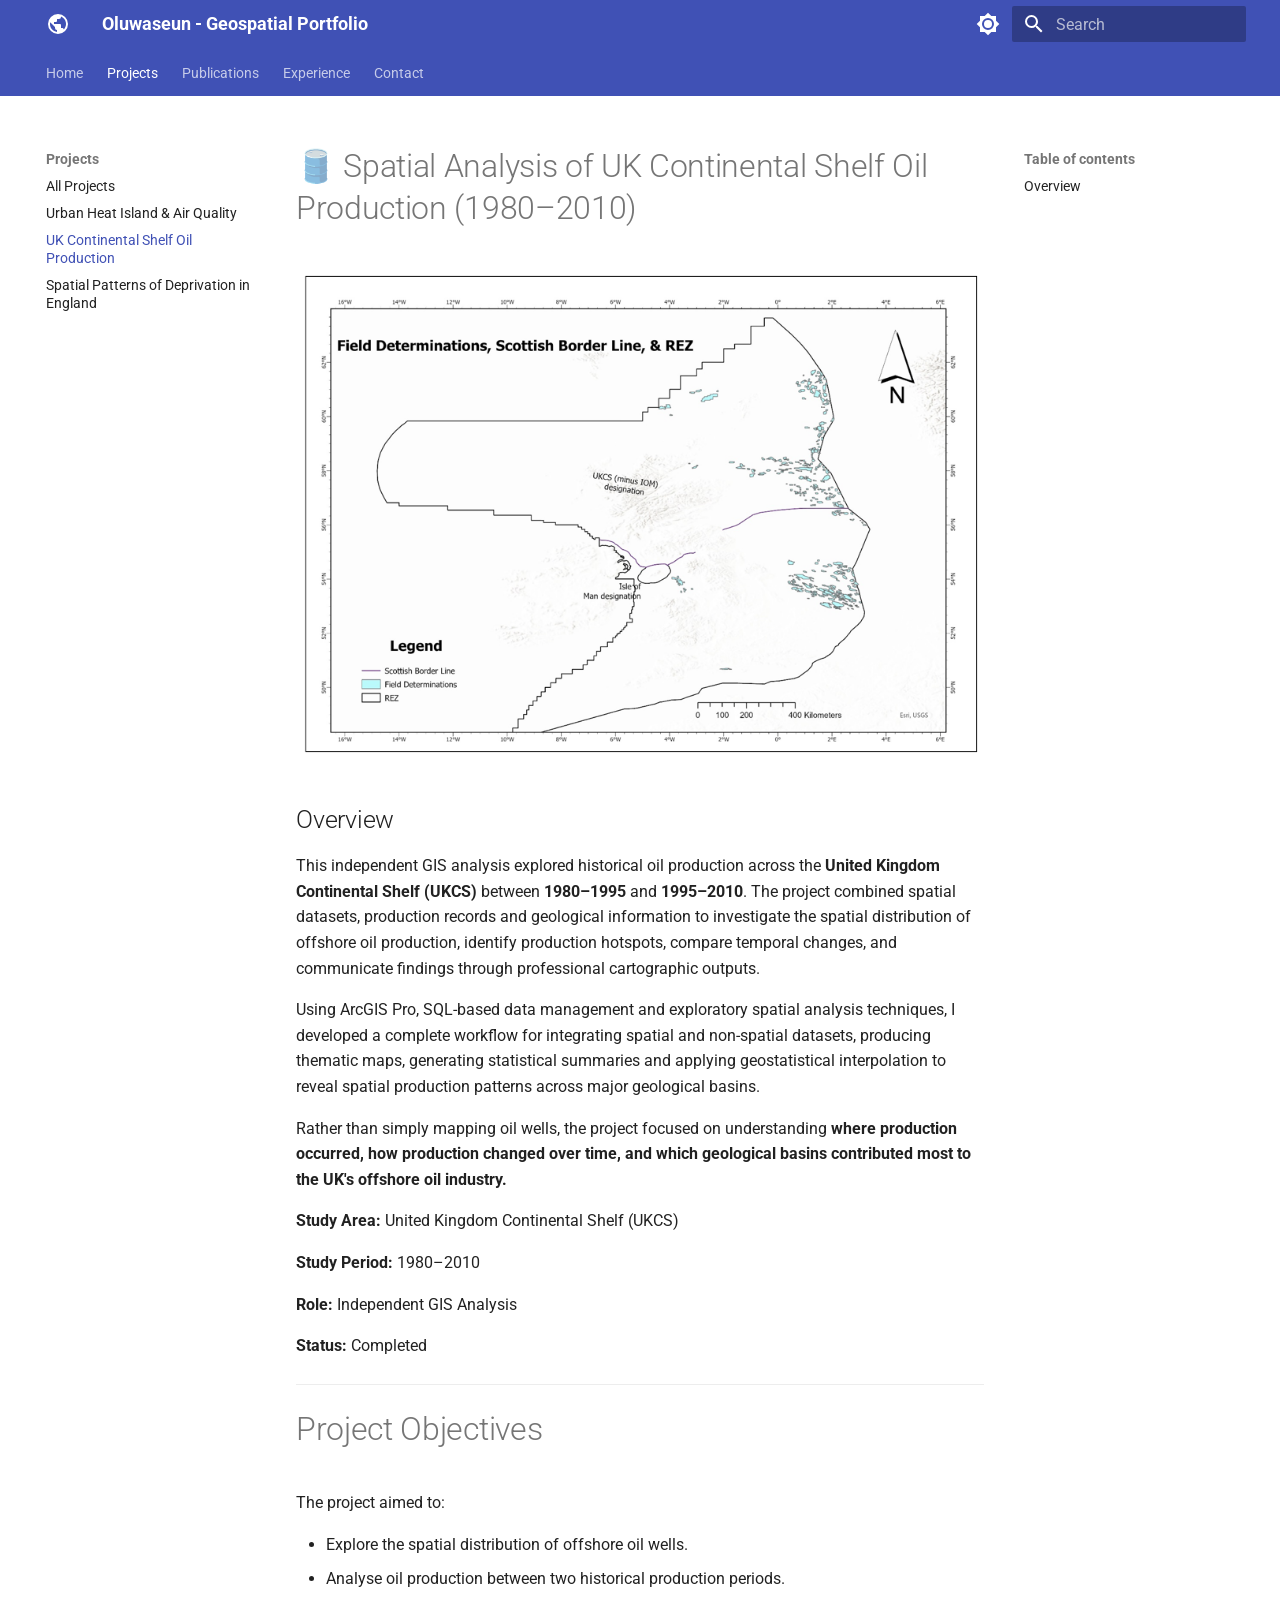
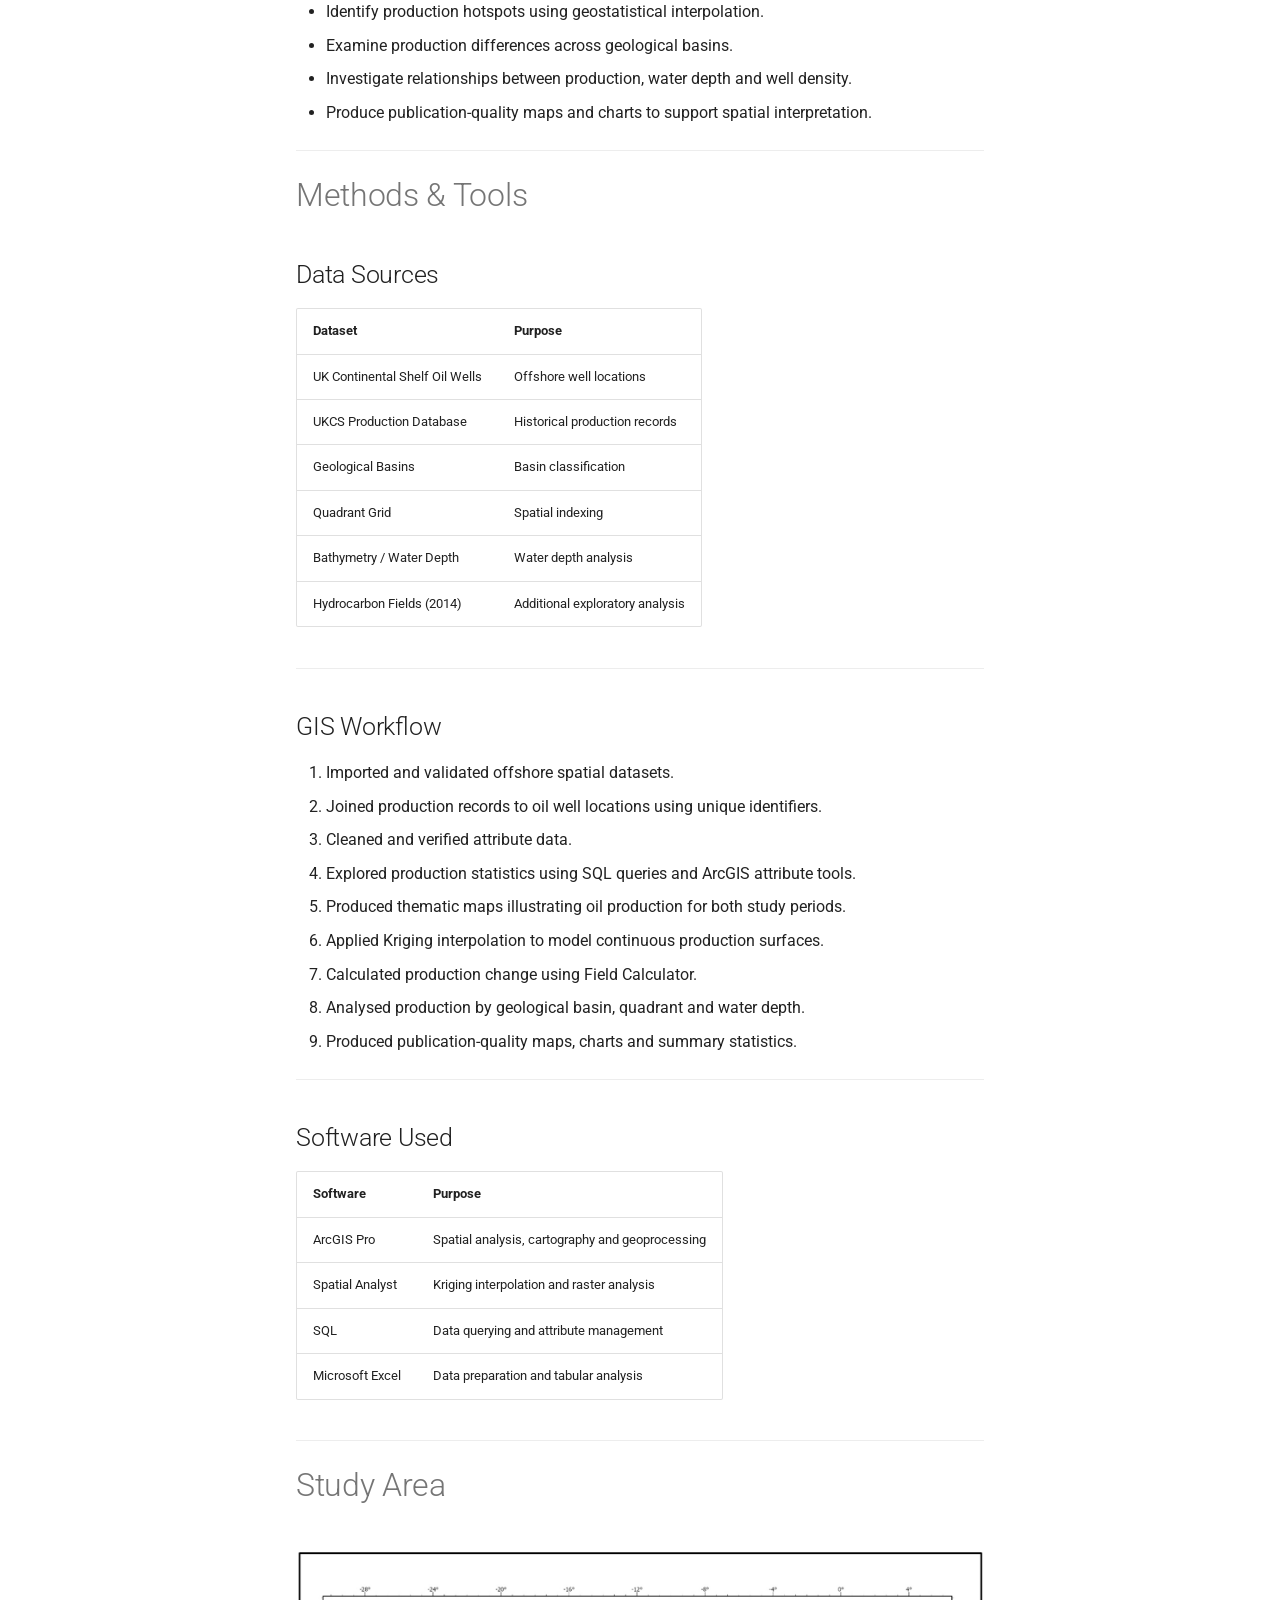
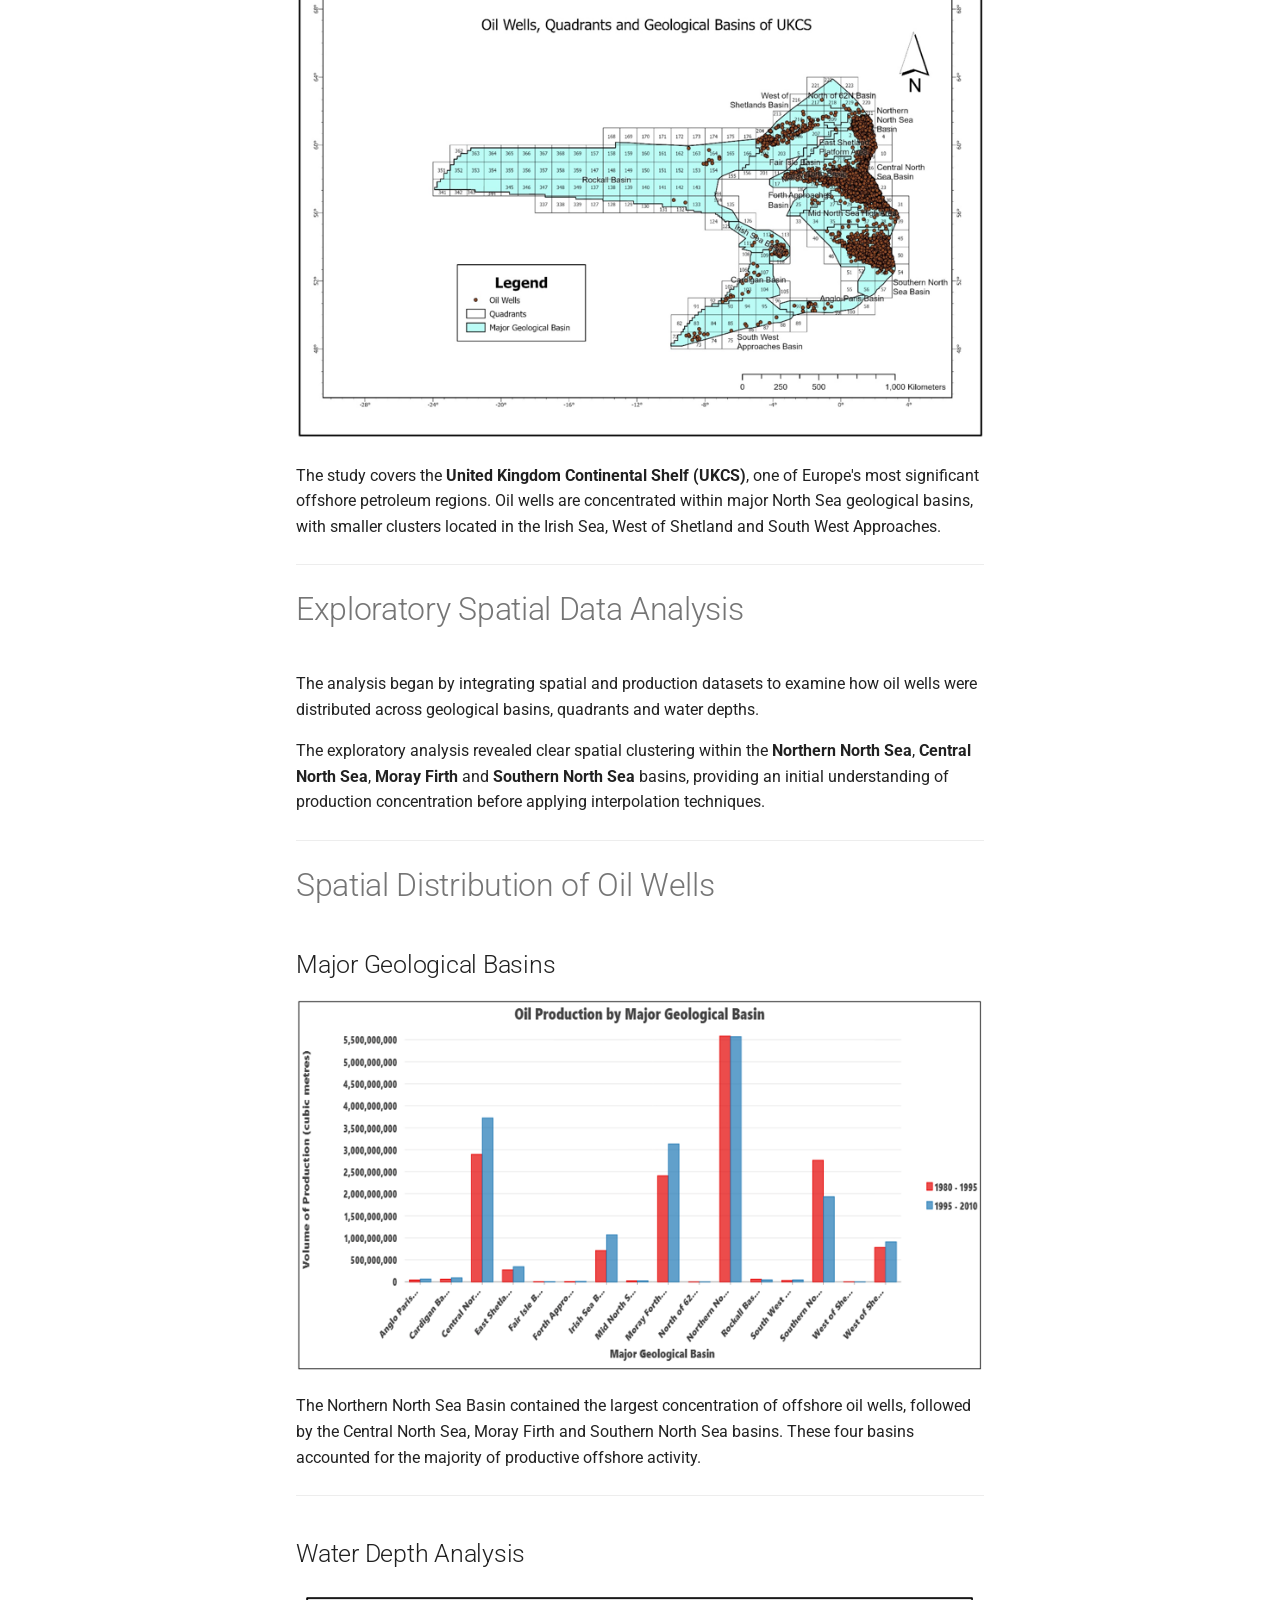
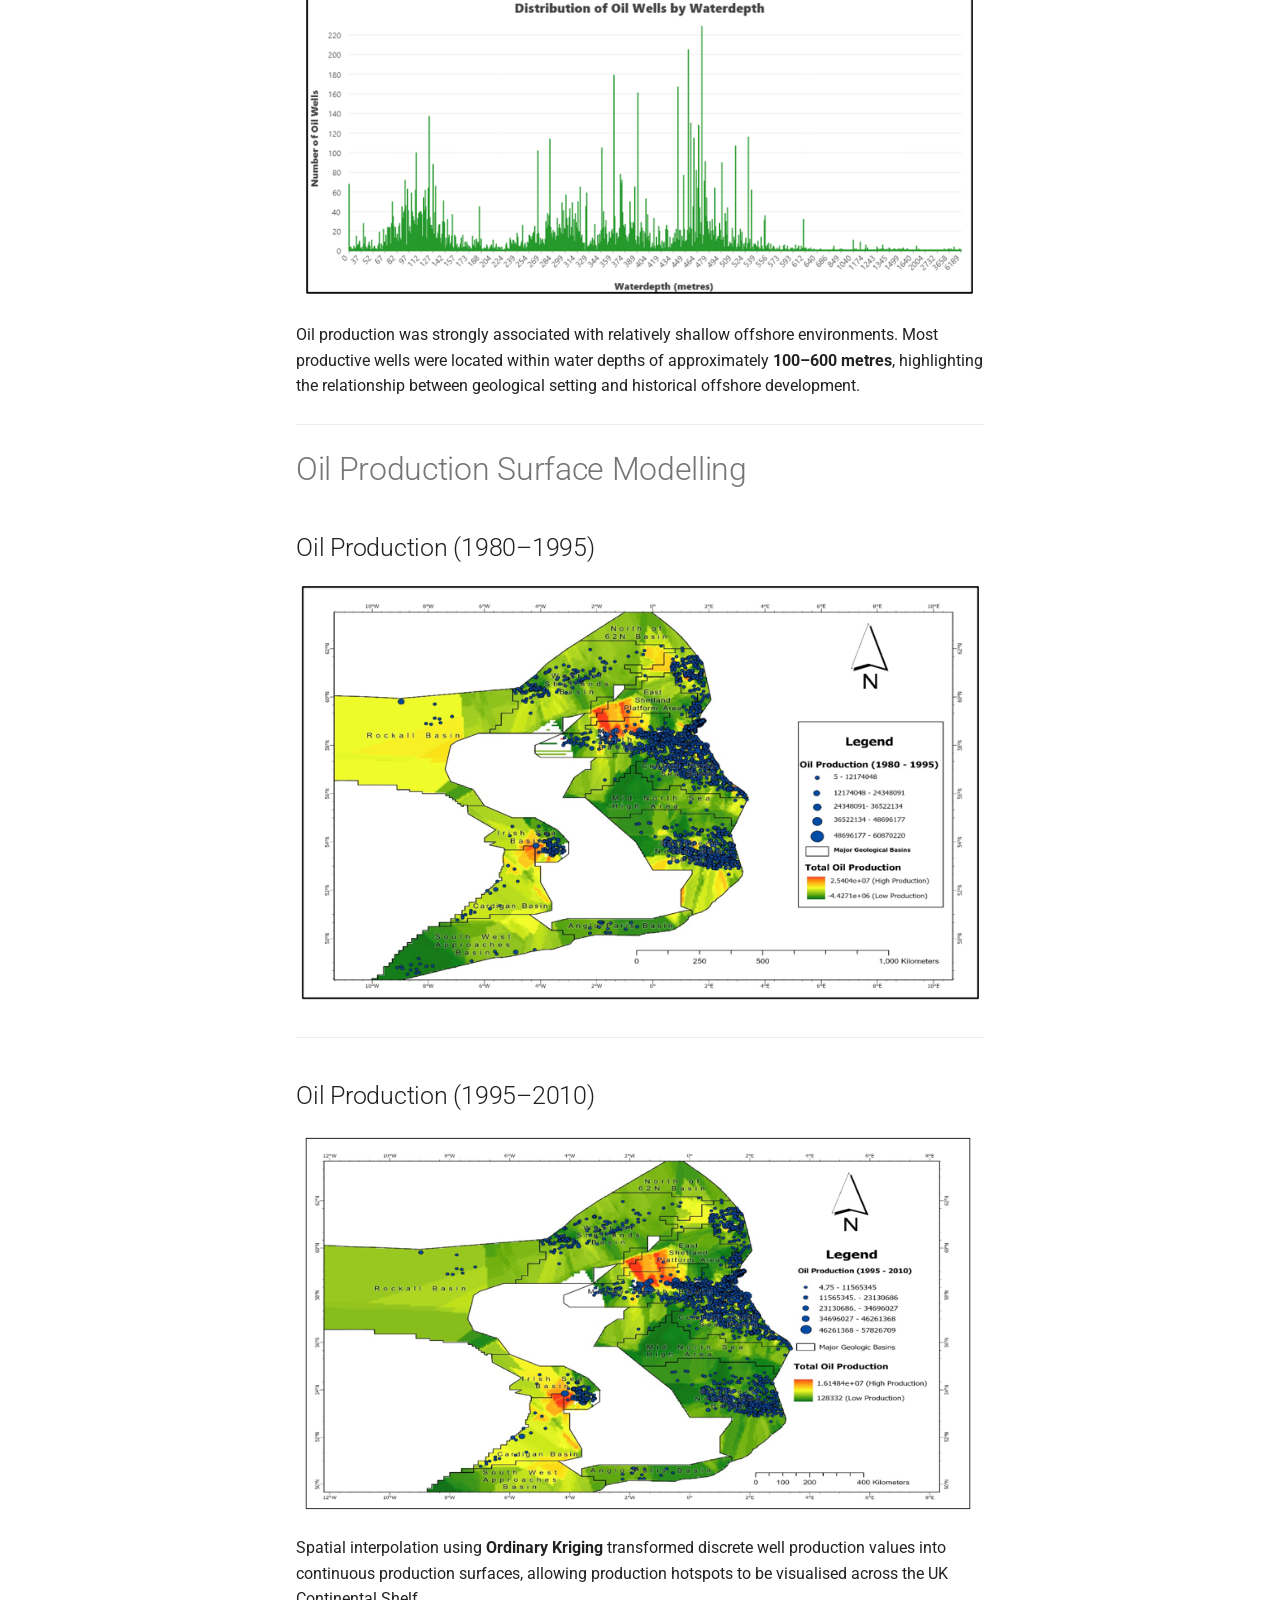
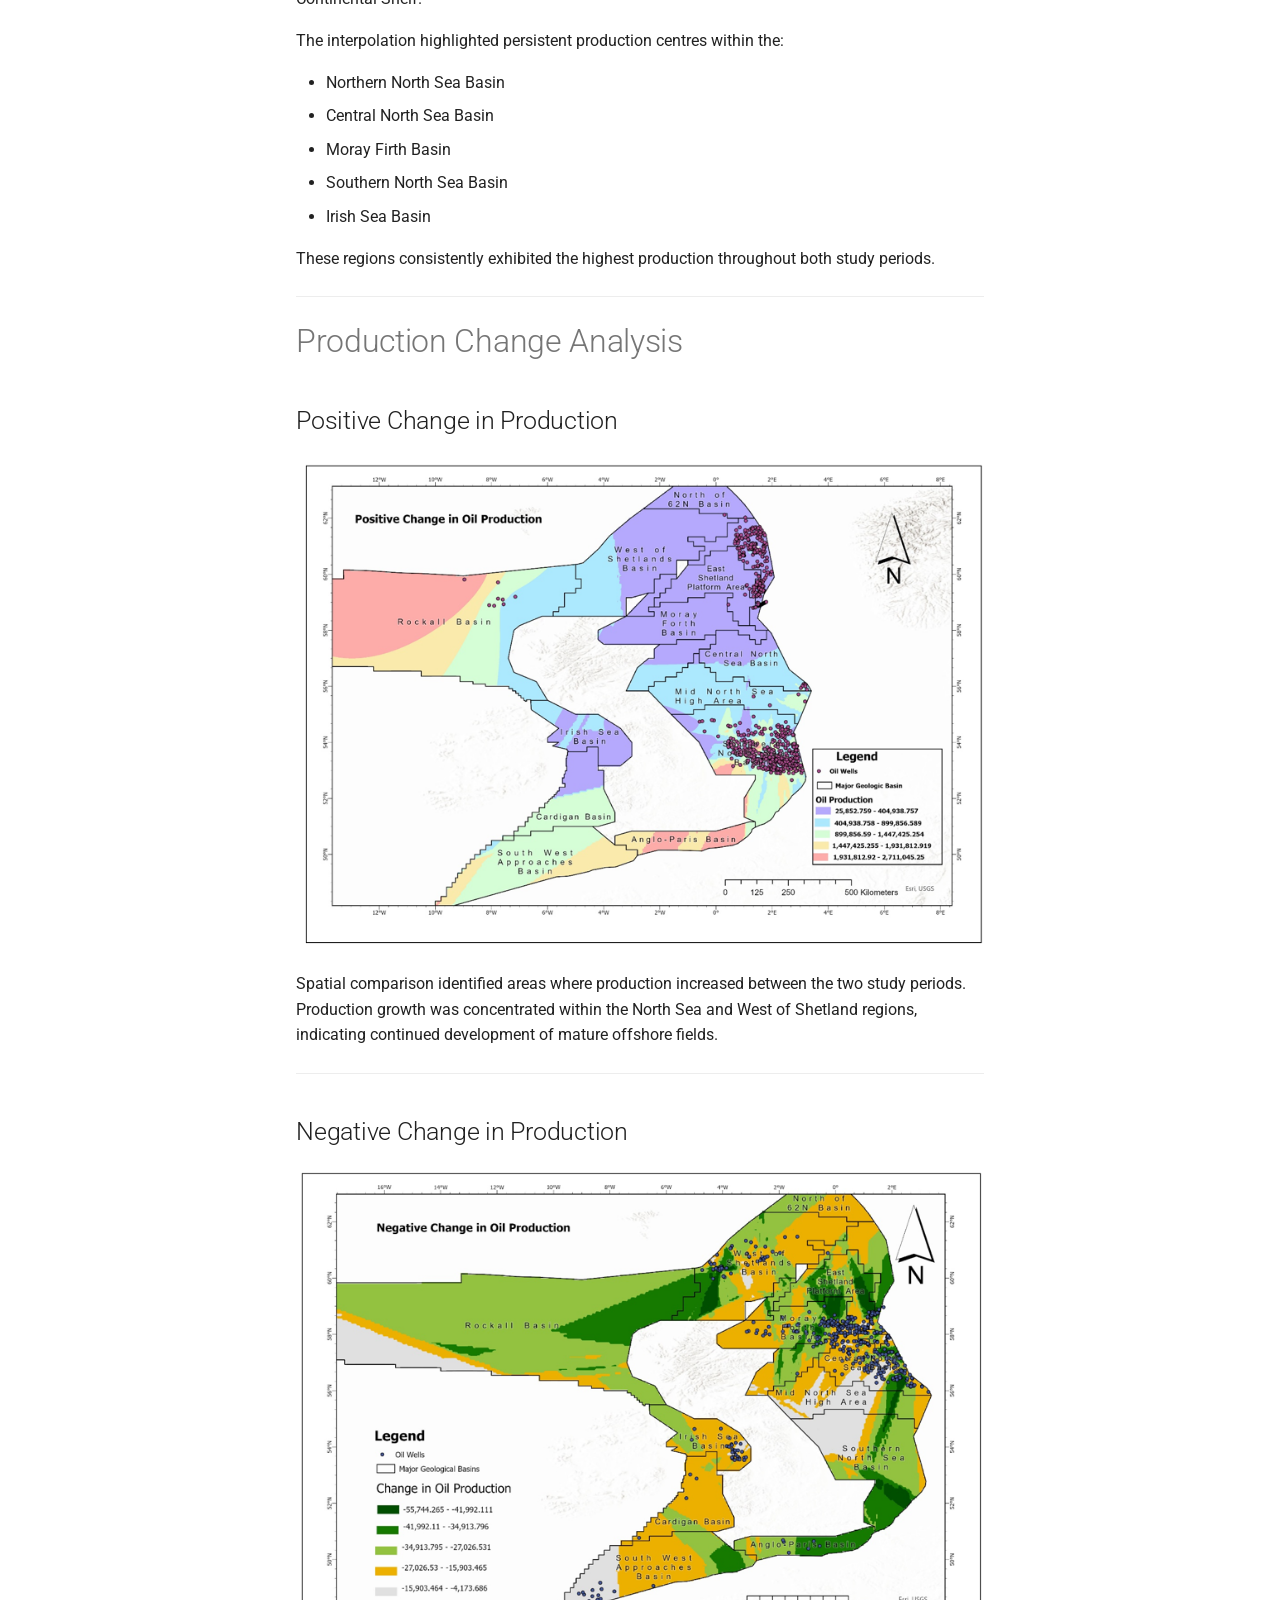
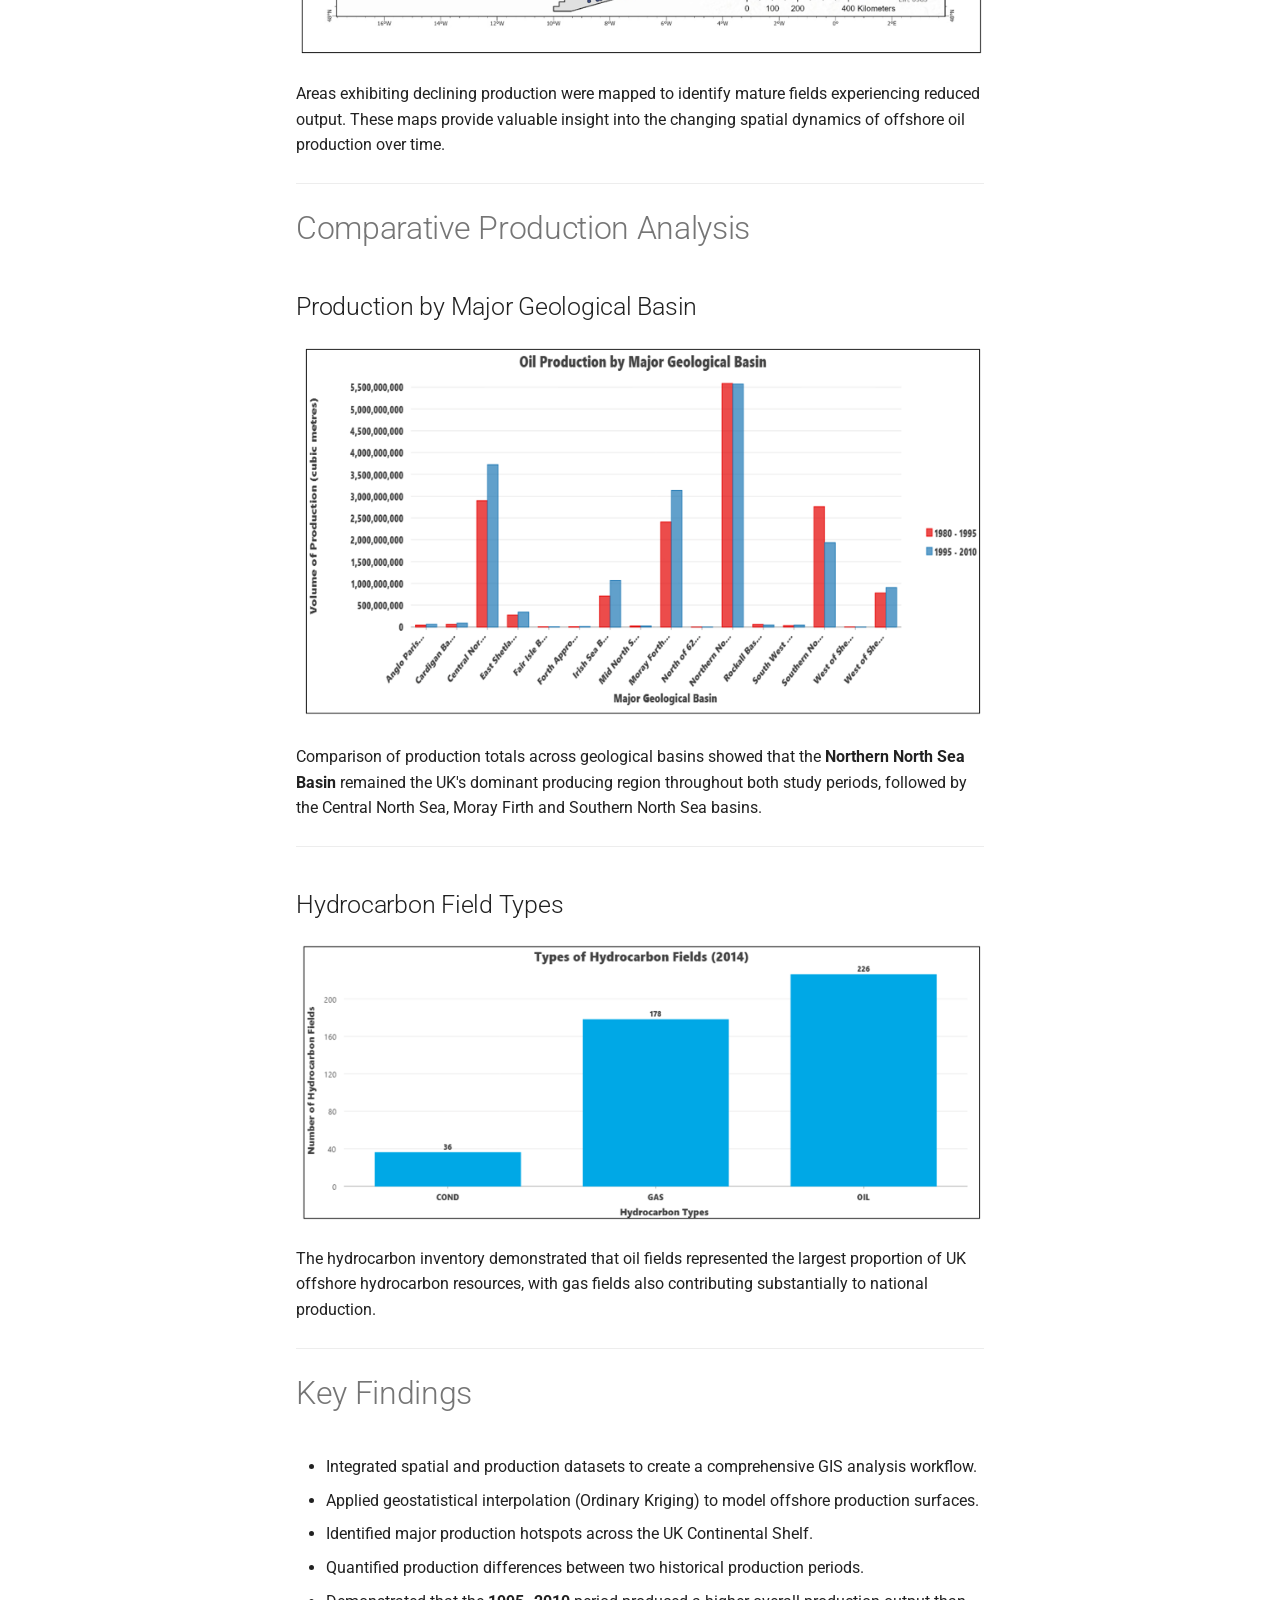
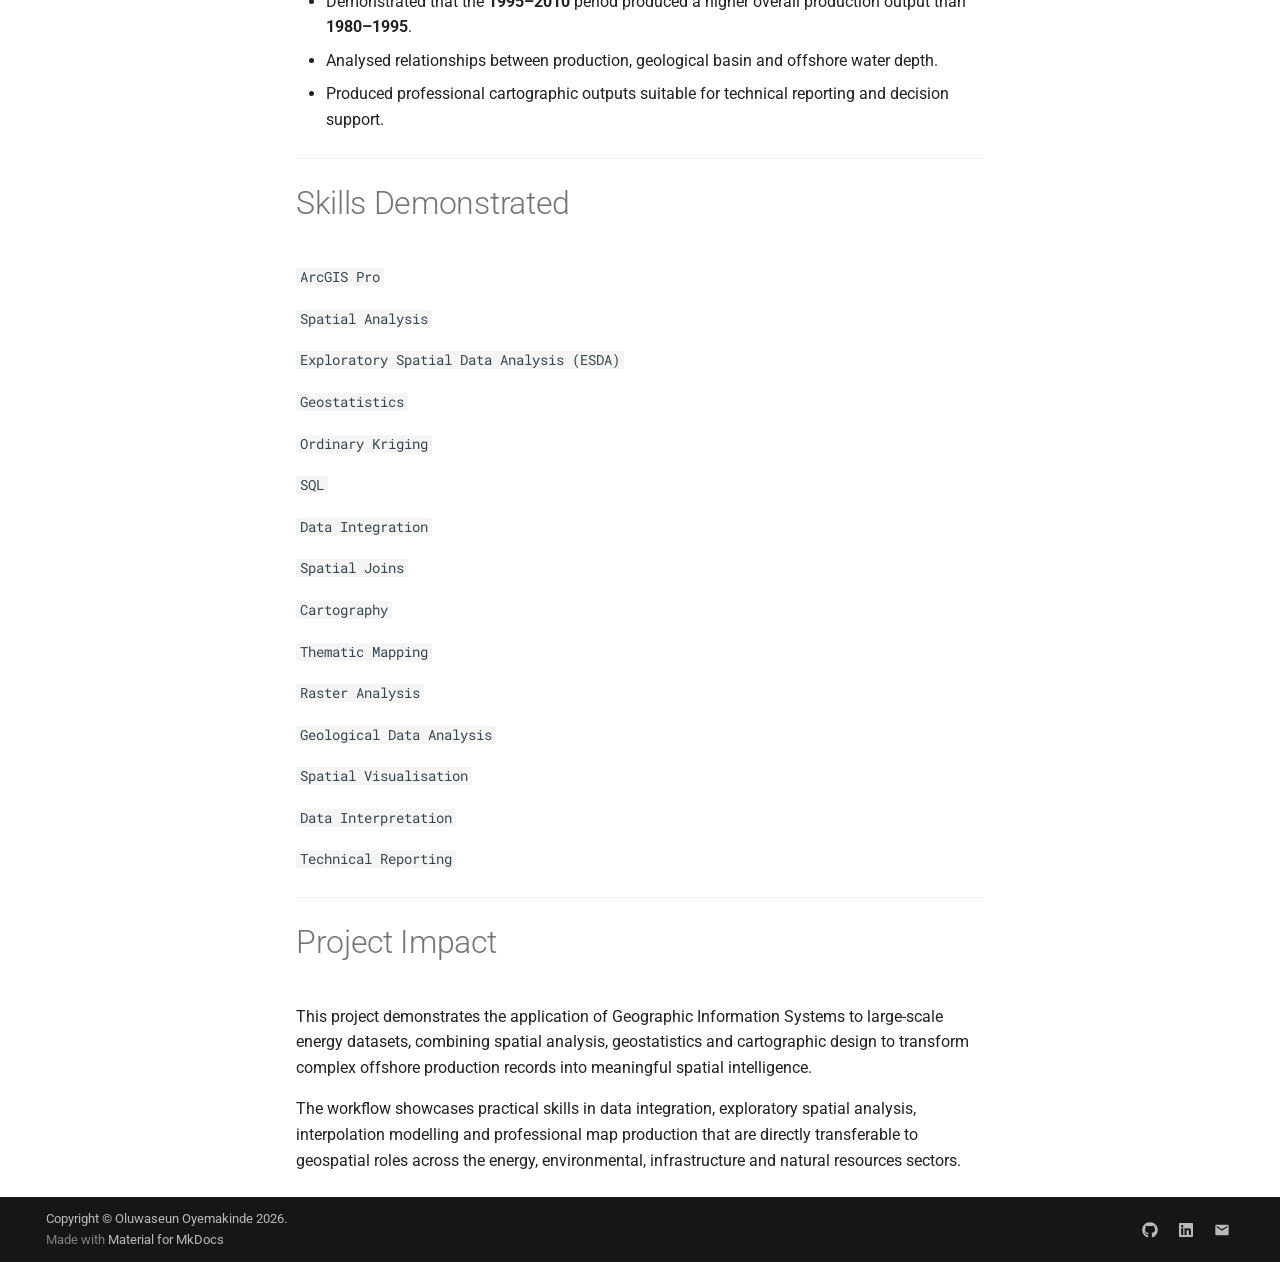
<file: projects/ukcs-oil-production/index.html>
<!doctype html>
<html lang="en" class="no-js">
  <head>
    
      <meta charset="utf-8">
      <meta name="viewport" content="width=device-width,initial-scale=1">
      
        <meta name="description" content="Portfolio of Oluwaseun Oyemakinde — GIS, Remote Sensing, and Spatial Data Science">
      
      
        <meta name="author" content="Oluwaseun Oyemakinde">
      
      
      
        <link rel="prev" href="../urban-heat-island/">
      
      
        <link rel="next" href="../imd-deprivation/">
      
      
        
      
      
      <link rel="icon" href="../../assets/images/favicon.png">
      <meta name="generator" content="mkdocs-1.6.1, mkdocs-material-9.7.7">
    
    
      
        <title>UK Continental Shelf Oil Production - Oluwaseun - Geospatial Portfolio</title>
      
    
    
      <link rel="stylesheet" href="../../assets/stylesheets/main.ec1eaa64.min.css">
      
        
        <link rel="stylesheet" href="../../assets/stylesheets/palette.ab4e12ef.min.css">
      
      


    
    
      
    
    
      
        
        
        <link rel="preconnect" href="https://fonts.gstatic.com" crossorigin>
        <link rel="stylesheet" href="https://fonts.googleapis.com/css?family=Roboto:300,300i,400,400i,700,700i%7CRoboto+Mono:400,400i,700,700i&display=fallback">
        <style>:root{--md-text-font:"Roboto";--md-code-font:"Roboto Mono"}</style>
      
    
    
      <link rel="stylesheet" href="../../assets/css/extra.css">
    
    <script>__md_scope=new URL("../..",location),__md_hash=e=>[...e].reduce(((e,_)=>(e<<5)-e+_.charCodeAt(0)),0),__md_get=(e,_=localStorage,t=__md_scope)=>JSON.parse(_.getItem(t.pathname+"."+e)),__md_set=(e,_,t=localStorage,a=__md_scope)=>{try{t.setItem(a.pathname+"."+e,JSON.stringify(_))}catch(e){}}</script>
    
      

    
    
  </head>
  
  
    
    
      
    
    
    
    
    <body dir="ltr" data-md-color-scheme="default" data-md-color-primary="indigo" data-md-color-accent="blue">
  
    
    <input class="md-toggle" data-md-toggle="drawer" type="checkbox" id="__drawer" autocomplete="off">
    <input class="md-toggle" data-md-toggle="search" type="checkbox" id="__search" autocomplete="off">
    <label class="md-overlay" for="__drawer"></label>
    <div data-md-component="skip">
      
        
        <a href="#spatial-analysis-of-uk-continental-shelf-oil-production-19802010" class="md-skip">
          Skip to content
        </a>
      
    </div>
    <div data-md-component="announce">
      
    </div>
    
    
      

<header class="md-header" data-md-component="header">
  <nav class="md-header__inner md-grid" aria-label="Header">
    <a href="../.." title="Oluwaseun - Geospatial Portfolio" class="md-header__button md-logo" aria-label="Oluwaseun - Geospatial Portfolio" data-md-component="logo">
      
  
  <svg xmlns="http://www.w3.org/2000/svg" viewBox="0 0 24 24"><path d="M17.9 17.39c-.26-.8-1.01-1.39-1.9-1.39h-1v-3a1 1 0 0 0-1-1H8v-2h2a1 1 0 0 0 1-1V7h2a2 2 0 0 0 2-2v-.41a7.984 7.984 0 0 1 2.9 12.8M11 19.93c-3.95-.49-7-3.85-7-7.93 0-.62.08-1.22.21-1.79L9 15v1a2 2 0 0 0 2 2m1-16A10 10 0 0 0 2 12a10 10 0 0 0 10 10 10 10 0 0 0 10-10A10 10 0 0 0 12 2"/></svg>

    </a>
    <label class="md-header__button md-icon" for="__drawer">
      
      <svg xmlns="http://www.w3.org/2000/svg" viewBox="0 0 24 24"><path d="M3 6h18v2H3zm0 5h18v2H3zm0 5h18v2H3z"/></svg>
    </label>
    <div class="md-header__title" data-md-component="header-title">
      <div class="md-header__ellipsis">
        <div class="md-header__topic">
          <span class="md-ellipsis">
            Oluwaseun - Geospatial Portfolio
          </span>
        </div>
        <div class="md-header__topic" data-md-component="header-topic">
          <span class="md-ellipsis">
            
              UK Continental Shelf Oil Production
            
          </span>
        </div>
      </div>
    </div>
    
      
        <form class="md-header__option" data-md-component="palette">
  
    
    
    
    <input class="md-option" data-md-color-media="" data-md-color-scheme="default" data-md-color-primary="indigo" data-md-color-accent="blue"  aria-label="Switch to dark mode"  type="radio" name="__palette" id="__palette_0">
    
      <label class="md-header__button md-icon" title="Switch to dark mode" for="__palette_1" hidden>
        <svg xmlns="http://www.w3.org/2000/svg" viewBox="0 0 24 24"><path d="M12 8a4 4 0 0 0-4 4 4 4 0 0 0 4 4 4 4 0 0 0 4-4 4 4 0 0 0-4-4m0 10a6 6 0 0 1-6-6 6 6 0 0 1 6-6 6 6 0 0 1 6 6 6 6 0 0 1-6 6m8-9.31V4h-4.69L12 .69 8.69 4H4v4.69L.69 12 4 15.31V20h4.69L12 23.31 15.31 20H20v-4.69L23.31 12z"/></svg>
      </label>
    
  
    
    
    
    <input class="md-option" data-md-color-media="" data-md-color-scheme="slate" data-md-color-primary="indigo" data-md-color-accent="blue"  aria-label="Switch to light mode"  type="radio" name="__palette" id="__palette_1">
    
      <label class="md-header__button md-icon" title="Switch to light mode" for="__palette_0" hidden>
        <svg xmlns="http://www.w3.org/2000/svg" viewBox="0 0 24 24"><path d="M12 18c-.89 0-1.74-.2-2.5-.55C11.56 16.5 13 14.42 13 12s-1.44-4.5-3.5-5.45C10.26 6.2 11.11 6 12 6a6 6 0 0 1 6 6 6 6 0 0 1-6 6m8-9.31V4h-4.69L12 .69 8.69 4H4v4.69L.69 12 4 15.31V20h4.69L12 23.31 15.31 20H20v-4.69L23.31 12z"/></svg>
      </label>
    
  
</form>
      
    
    
      <script>var palette=__md_get("__palette");if(palette&&palette.color){if("(prefers-color-scheme)"===palette.color.media){var media=matchMedia("(prefers-color-scheme: light)"),input=document.querySelector(media.matches?"[data-md-color-media='(prefers-color-scheme: light)']":"[data-md-color-media='(prefers-color-scheme: dark)']");palette.color.media=input.getAttribute("data-md-color-media"),palette.color.scheme=input.getAttribute("data-md-color-scheme"),palette.color.primary=input.getAttribute("data-md-color-primary"),palette.color.accent=input.getAttribute("data-md-color-accent")}for(var[key,value]of Object.entries(palette.color))document.body.setAttribute("data-md-color-"+key,value)}</script>
    
    
    
      
      
        <label class="md-header__button md-icon" for="__search">
          
          <svg xmlns="http://www.w3.org/2000/svg" viewBox="0 0 24 24"><path d="M9.5 3A6.5 6.5 0 0 1 16 9.5c0 1.61-.59 3.09-1.56 4.23l.27.27h.79l5 5-1.5 1.5-5-5v-.79l-.27-.27A6.52 6.52 0 0 1 9.5 16 6.5 6.5 0 0 1 3 9.5 6.5 6.5 0 0 1 9.5 3m0 2C7 5 5 7 5 9.5S7 14 9.5 14 14 12 14 9.5 12 5 9.5 5"/></svg>
        </label>
        <div class="md-search" data-md-component="search" role="dialog">
  <label class="md-search__overlay" for="__search"></label>
  <div class="md-search__inner" role="search">
    <form class="md-search__form" name="search">
      <input type="text" class="md-search__input" name="query" aria-label="Search" placeholder="Search" autocapitalize="off" autocorrect="off" autocomplete="off" spellcheck="false" data-md-component="search-query" required>
      <label class="md-search__icon md-icon" for="__search">
        
        <svg xmlns="http://www.w3.org/2000/svg" viewBox="0 0 24 24"><path d="M9.5 3A6.5 6.5 0 0 1 16 9.5c0 1.61-.59 3.09-1.56 4.23l.27.27h.79l5 5-1.5 1.5-5-5v-.79l-.27-.27A6.52 6.52 0 0 1 9.5 16 6.5 6.5 0 0 1 3 9.5 6.5 6.5 0 0 1 9.5 3m0 2C7 5 5 7 5 9.5S7 14 9.5 14 14 12 14 9.5 12 5 9.5 5"/></svg>
        
        <svg xmlns="http://www.w3.org/2000/svg" viewBox="0 0 24 24"><path d="M20 11v2H8l5.5 5.5-1.42 1.42L4.16 12l7.92-7.92L13.5 5.5 8 11z"/></svg>
      </label>
      <nav class="md-search__options" aria-label="Search">
        
        <button type="reset" class="md-search__icon md-icon" title="Clear" aria-label="Clear" tabindex="-1">
          
          <svg xmlns="http://www.w3.org/2000/svg" viewBox="0 0 24 24"><path d="M19 6.41 17.59 5 12 10.59 6.41 5 5 6.41 10.59 12 5 17.59 6.41 19 12 13.41 17.59 19 19 17.59 13.41 12z"/></svg>
        </button>
      </nav>
      
    </form>
    <div class="md-search__output">
      <div class="md-search__scrollwrap" tabindex="0" data-md-scrollfix>
        <div class="md-search-result" data-md-component="search-result">
          <div class="md-search-result__meta">
            Initializing search
          </div>
          <ol class="md-search-result__list" role="presentation"></ol>
        </div>
      </div>
    </div>
  </div>
</div>
      
    
    
  </nav>
  
</header>
    
    <div class="md-container" data-md-component="container">
      
      
        
          
            
<nav class="md-tabs" aria-label="Tabs" data-md-component="tabs">
  <div class="md-grid">
    <ul class="md-tabs__list">
      
        
  
  
  
  
    <li class="md-tabs__item">
      <a href="../.." class="md-tabs__link">
        
  
  
    
  
  Home

      </a>
    </li>
  

      
        
  
  
  
    
  
  
    
    
      <li class="md-tabs__item md-tabs__item--active">
        <a href="../" class="md-tabs__link">
          
  
  
  Projects

        </a>
      </li>
    
  

      
        
  
  
  
  
    <li class="md-tabs__item">
      <a href="../../publications/" class="md-tabs__link">
        
  
  
    
  
  Publications

      </a>
    </li>
  

      
        
  
  
  
  
    <li class="md-tabs__item">
      <a href="../../experience/" class="md-tabs__link">
        
  
  
    
  
  Experience

      </a>
    </li>
  

      
        
  
  
  
  
    <li class="md-tabs__item">
      <a href="../../contact/" class="md-tabs__link">
        
  
  
    
  
  Contact

      </a>
    </li>
  

      
    </ul>
  </div>
</nav>
          
        
      
      <main class="md-main" data-md-component="main">
        <div class="md-main__inner md-grid">
          
            
              
              <div class="md-sidebar md-sidebar--primary" data-md-component="sidebar" data-md-type="navigation" >
                <div class="md-sidebar__scrollwrap">
                  <div class="md-sidebar__inner">
                    


  


<nav class="md-nav md-nav--primary md-nav--lifted" aria-label="Navigation" data-md-level="0">
  <label class="md-nav__title" for="__drawer">
    <a href="../.." title="Oluwaseun - Geospatial Portfolio" class="md-nav__button md-logo" aria-label="Oluwaseun - Geospatial Portfolio" data-md-component="logo">
      
  
  <svg xmlns="http://www.w3.org/2000/svg" viewBox="0 0 24 24"><path d="M17.9 17.39c-.26-.8-1.01-1.39-1.9-1.39h-1v-3a1 1 0 0 0-1-1H8v-2h2a1 1 0 0 0 1-1V7h2a2 2 0 0 0 2-2v-.41a7.984 7.984 0 0 1 2.9 12.8M11 19.93c-3.95-.49-7-3.85-7-7.93 0-.62.08-1.22.21-1.79L9 15v1a2 2 0 0 0 2 2m1-16A10 10 0 0 0 2 12a10 10 0 0 0 10 10 10 10 0 0 0 10-10A10 10 0 0 0 12 2"/></svg>

    </a>
    Oluwaseun - Geospatial Portfolio
  </label>
  
  <ul class="md-nav__list" data-md-scrollfix>
    
      
      
  
  
  
  
    <li class="md-nav__item">
      <a href="../.." class="md-nav__link">
        
  
  
  <span class="md-ellipsis">
    
  
    Home
  

    
  </span>
  
  

      </a>
    </li>
  

    
      
      
  
  
    
  
  
  
    
    
    
    
      
        
        
      
      
    
    
    <li class="md-nav__item md-nav__item--active md-nav__item--section md-nav__item--nested">
      
        
        
        <input class="md-nav__toggle md-toggle " type="checkbox" id="__nav_2" checked>
        
          
          <label class="md-nav__link" for="__nav_2" id="__nav_2_label" tabindex="">
            
  
  
  <span class="md-ellipsis">
    
  
    Projects
  

    
  </span>
  
  

            <span class="md-nav__icon md-icon"></span>
          </label>
        
        <nav class="md-nav" data-md-level="1" aria-labelledby="__nav_2_label" aria-expanded="true">
          <label class="md-nav__title" for="__nav_2">
            <span class="md-nav__icon md-icon"></span>
            
  
    Projects
  

          </label>
          <ul class="md-nav__list" data-md-scrollfix>
            
              
                
  
  
  
  
    <li class="md-nav__item">
      <a href="../" class="md-nav__link">
        
  
  
  <span class="md-ellipsis">
    
  
    All Projects
  

    
  </span>
  
  

      </a>
    </li>
  

              
            
              
                
  
  
  
  
    <li class="md-nav__item">
      <a href="../urban-heat-island/" class="md-nav__link">
        
  
  
  <span class="md-ellipsis">
    
  
    Urban Heat Island & Air Quality
  

    
  </span>
  
  

      </a>
    </li>
  

              
            
              
                
  
  
    
  
  
  
    <li class="md-nav__item md-nav__item--active">
      
      <input class="md-nav__toggle md-toggle" type="checkbox" id="__toc">
      
      
        
      
      
        <label class="md-nav__link md-nav__link--active" for="__toc">
          
  
  
  <span class="md-ellipsis">
    
  
    UK Continental Shelf Oil Production
  

    
  </span>
  
  

          <span class="md-nav__icon md-icon"></span>
        </label>
      
      <a href="./" class="md-nav__link md-nav__link--active">
        
  
  
  <span class="md-ellipsis">
    
  
    UK Continental Shelf Oil Production
  

    
  </span>
  
  

      </a>
      
        

<nav class="md-nav md-nav--secondary" aria-label="Table of contents">
  
  
  
    
  
  
    <label class="md-nav__title" for="__toc">
      <span class="md-nav__icon md-icon"></span>
      Table of contents
    </label>
    <ul class="md-nav__list" data-md-component="toc" data-md-scrollfix>
      
        <li class="md-nav__item">
  <a href="#overview" class="md-nav__link">
    <span class="md-ellipsis">
      
        Overview
      
    </span>
  </a>
  
</li>
      
    </ul>
  
</nav>
      
    </li>
  

              
            
              
                
  
  
  
  
    <li class="md-nav__item">
      <a href="../imd-deprivation/" class="md-nav__link">
        
  
  
  <span class="md-ellipsis">
    
  
    Spatial Patterns of Deprivation in England
  

    
  </span>
  
  

      </a>
    </li>
  

              
            
          </ul>
        </nav>
      
    </li>
  

    
      
      
  
  
  
  
    <li class="md-nav__item">
      <a href="../../publications/" class="md-nav__link">
        
  
  
  <span class="md-ellipsis">
    
  
    Publications
  

    
  </span>
  
  

      </a>
    </li>
  

    
      
      
  
  
  
  
    <li class="md-nav__item">
      <a href="../../experience/" class="md-nav__link">
        
  
  
  <span class="md-ellipsis">
    
  
    Experience
  

    
  </span>
  
  

      </a>
    </li>
  

    
      
      
  
  
  
  
    <li class="md-nav__item">
      <a href="../../contact/" class="md-nav__link">
        
  
  
  <span class="md-ellipsis">
    
  
    Contact
  

    
  </span>
  
  

      </a>
    </li>
  

    
  </ul>
</nav>
                  </div>
                </div>
              </div>
            
            
              
              <div class="md-sidebar md-sidebar--secondary" data-md-component="sidebar" data-md-type="toc" >
                <div class="md-sidebar__scrollwrap">
                  <div class="md-sidebar__inner">
                    

<nav class="md-nav md-nav--secondary" aria-label="Table of contents">
  
  
  
    
  
  
    <label class="md-nav__title" for="__toc">
      <span class="md-nav__icon md-icon"></span>
      Table of contents
    </label>
    <ul class="md-nav__list" data-md-component="toc" data-md-scrollfix>
      
        <li class="md-nav__item">
  <a href="#overview" class="md-nav__link">
    <span class="md-ellipsis">
      
        Overview
      
    </span>
  </a>
  
</li>
      
    </ul>
  
</nav>
                  </div>
                </div>
              </div>
            
          
          
            <div class="md-content" data-md-component="content">
              
              <article class="md-content__inner md-typeset">
                
                  



<h1 id="spatial-analysis-of-uk-continental-shelf-oil-production-19802010">🛢️ Spatial Analysis of UK Continental Shelf Oil Production (1980–2010)</h1>
<p><img alt="UK Continental Shelf Oil Production" src="../../assets/images/rez.png" /></p>
<h2 id="overview">Overview</h2>
<p>This independent GIS analysis explored historical oil production across the <strong>United Kingdom Continental Shelf (UKCS)</strong> between <strong>1980–1995</strong> and <strong>1995–2010</strong>. The project combined spatial datasets, production records and geological information to investigate the spatial distribution of offshore oil production, identify production hotspots, compare temporal changes, and communicate findings through professional cartographic outputs.</p>
<p>Using ArcGIS Pro, SQL-based data management and exploratory spatial analysis techniques, I developed a complete workflow for integrating spatial and non-spatial datasets, producing thematic maps, generating statistical summaries and applying geostatistical interpolation to reveal spatial production patterns across major geological basins.</p>
<p>Rather than simply mapping oil wells, the project focused on understanding <strong>where production occurred, how production changed over time, and which geological basins contributed most to the UK's offshore oil industry.</strong></p>
<p><strong>Study Area:</strong> United Kingdom Continental Shelf (UKCS)</p>
<p><strong>Study Period:</strong> 1980–2010</p>
<p><strong>Role:</strong> Independent GIS Analysis</p>
<p><strong>Status:</strong> Completed</p>
<hr />
<h1 id="project-objectives">Project Objectives</h1>
<p>The project aimed to:</p>
<ul>
<li>Explore the spatial distribution of offshore oil wells.</li>
<li>Analyse oil production between two historical production periods.</li>
<li>Identify production hotspots using geostatistical interpolation.</li>
<li>Examine production differences across geological basins.</li>
<li>Investigate relationships between production, water depth and well density.</li>
<li>Produce publication-quality maps and charts to support spatial interpretation.</li>
</ul>
<hr />
<h1 id="methods-tools">Methods &amp; Tools</h1>
<h2 id="data-sources">Data Sources</h2>
<table>
<thead>
<tr>
<th>Dataset</th>
<th>Purpose</th>
</tr>
</thead>
<tbody>
<tr>
<td>UK Continental Shelf Oil Wells</td>
<td>Offshore well locations</td>
</tr>
<tr>
<td>UKCS Production Database</td>
<td>Historical production records</td>
</tr>
<tr>
<td>Geological Basins</td>
<td>Basin classification</td>
</tr>
<tr>
<td>Quadrant Grid</td>
<td>Spatial indexing</td>
</tr>
<tr>
<td>Bathymetry / Water Depth</td>
<td>Water depth analysis</td>
</tr>
<tr>
<td>Hydrocarbon Fields (2014)</td>
<td>Additional exploratory analysis</td>
</tr>
</tbody>
</table>
<hr />
<h2 id="gis-workflow">GIS Workflow</h2>
<ol>
<li>Imported and validated offshore spatial datasets.</li>
<li>Joined production records to oil well locations using unique identifiers.</li>
<li>Cleaned and verified attribute data.</li>
<li>Explored production statistics using SQL queries and ArcGIS attribute tools.</li>
<li>Produced thematic maps illustrating oil production for both study periods.</li>
<li>Applied Kriging interpolation to model continuous production surfaces.</li>
<li>Calculated production change using Field Calculator.</li>
<li>Analysed production by geological basin, quadrant and water depth.</li>
<li>Produced publication-quality maps, charts and summary statistics.</li>
</ol>
<hr />
<h2 id="software-used">Software Used</h2>
<table>
<thead>
<tr>
<th>Software</th>
<th>Purpose</th>
</tr>
</thead>
<tbody>
<tr>
<td>ArcGIS Pro</td>
<td>Spatial analysis, cartography and geoprocessing</td>
</tr>
<tr>
<td>Spatial Analyst</td>
<td>Kriging interpolation and raster analysis</td>
</tr>
<tr>
<td>SQL</td>
<td>Data querying and attribute management</td>
</tr>
<tr>
<td>Microsoft Excel</td>
<td>Data preparation and tabular analysis</td>
</tr>
</tbody>
</table>
<hr />
<h1 id="study-area">Study Area</h1>
<p><img alt="UKCS Oil Wells" src="../../assets/images/ukcs-oil-wells.png" /></p>
<p>The study covers the <strong>United Kingdom Continental Shelf (UKCS)</strong>, one of Europe's most significant offshore petroleum regions. Oil wells are concentrated within major North Sea geological basins, with smaller clusters located in the Irish Sea, West of Shetland and South West Approaches.</p>
<hr />
<h1 id="exploratory-spatial-data-analysis">Exploratory Spatial Data Analysis</h1>
<p>The analysis began by integrating spatial and production datasets to examine how oil wells were distributed across geological basins, quadrants and water depths.</p>
<p>The exploratory analysis revealed clear spatial clustering within the <strong>Northern North Sea</strong>, <strong>Central North Sea</strong>, <strong>Moray Firth</strong> and <strong>Southern North Sea</strong> basins, providing an initial understanding of production concentration before applying interpolation techniques.</p>
<hr />
<h1 id="spatial-distribution-of-oil-wells">Spatial Distribution of Oil Wells</h1>
<h2 id="major-geological-basins">Major Geological Basins</h2>
<p><img alt="Major Basins" src="../../assets/images/distribution-by-major-geologic-basins.png" /></p>
<p>The Northern North Sea Basin contained the largest concentration of offshore oil wells, followed by the Central North Sea, Moray Firth and Southern North Sea basins. These four basins accounted for the majority of productive offshore activity.</p>
<hr />
<h2 id="water-depth-analysis">Water Depth Analysis</h2>
<p><img alt="Water Depth" src="../../assets/images/distribution-by-water-depth.png" /></p>
<p>Oil production was strongly associated with relatively shallow offshore environments. Most productive wells were located within water depths of approximately <strong>100–600 metres</strong>, highlighting the relationship between geological setting and historical offshore development.</p>
<hr />
<h1 id="oil-production-surface-modelling">Oil Production Surface Modelling</h1>
<h2 id="oil-production-19801995">Oil Production (1980–1995)</h2>
<p><img alt="Production 1980-1995" src="../../assets/images/oil-production-1980-1995.png" /></p>
<hr />
<h2 id="oil-production-19952010">Oil Production (1995–2010)</h2>
<p><img alt="Production 1995-2010" src="../../assets/images/oil-production-1995-2010.png" /></p>
<p>Spatial interpolation using <strong>Ordinary Kriging</strong> transformed discrete well production values into continuous production surfaces, allowing production hotspots to be visualised across the UK Continental Shelf.</p>
<p>The interpolation highlighted persistent production centres within the:</p>
<ul>
<li>Northern North Sea Basin</li>
<li>Central North Sea Basin</li>
<li>Moray Firth Basin</li>
<li>Southern North Sea Basin</li>
<li>Irish Sea Basin</li>
</ul>
<p>These regions consistently exhibited the highest production throughout both study periods.</p>
<hr />
<h1 id="production-change-analysis">Production Change Analysis</h1>
<h2 id="positive-change-in-production">Positive Change in Production</h2>
<p><img alt="Positive Change" src="../../assets/images/change-in-production-both-periods.png" /></p>
<p>Spatial comparison identified areas where production increased between the two study periods. Production growth was concentrated within the North Sea and West of Shetland regions, indicating continued development of mature offshore fields.</p>
<hr />
<h2 id="negative-change-in-production">Negative Change in Production</h2>
<p><img alt="Negative Change" src="../../assets/images/negative-change-in-production-both-periods.png" /></p>
<p>Areas exhibiting declining production were mapped to identify mature fields experiencing reduced output. These maps provide valuable insight into the changing spatial dynamics of offshore oil production over time.</p>
<hr />
<h1 id="comparative-production-analysis">Comparative Production Analysis</h1>
<h2 id="production-by-major-geological-basin">Production by Major Geological Basin</h2>
<p><img alt="Production by Basin" src="../../assets/images/production-by-major-basins.png" /></p>
<p>Comparison of production totals across geological basins showed that the <strong>Northern North Sea Basin</strong> remained the UK's dominant producing region throughout both study periods, followed by the Central North Sea, Moray Firth and Southern North Sea basins.</p>
<hr />
<h2 id="hydrocarbon-field-types">Hydrocarbon Field Types</h2>
<p><img alt="Hydrocarbon Types" src="../../assets/images/hyrocarbon-fields-types.png" /></p>
<p>The hydrocarbon inventory demonstrated that oil fields represented the largest proportion of UK offshore hydrocarbon resources, with gas fields also contributing substantially to national production.</p>
<hr />
<h1 id="key-findings">Key Findings</h1>
<ul>
<li>Integrated spatial and production datasets to create a comprehensive GIS analysis workflow.</li>
<li>Applied geostatistical interpolation (Ordinary Kriging) to model offshore production surfaces.</li>
<li>Identified major production hotspots across the UK Continental Shelf.</li>
<li>Quantified production differences between two historical production periods.</li>
<li>Demonstrated that the <strong>1995–2010</strong> period produced a higher overall production output than <strong>1980–1995</strong>.</li>
<li>Analysed relationships between production, geological basin and offshore water depth.</li>
<li>Produced professional cartographic outputs suitable for technical reporting and decision support.</li>
</ul>
<hr />
<h1 id="skills-demonstrated">Skills Demonstrated</h1>
<p><code>ArcGIS Pro</code></p>
<p><code>Spatial Analysis</code></p>
<p><code>Exploratory Spatial Data Analysis (ESDA)</code></p>
<p><code>Geostatistics</code></p>
<p><code>Ordinary Kriging</code></p>
<p><code>SQL</code></p>
<p><code>Data Integration</code></p>
<p><code>Spatial Joins</code></p>
<p><code>Cartography</code></p>
<p><code>Thematic Mapping</code></p>
<p><code>Raster Analysis</code></p>
<p><code>Geological Data Analysis</code></p>
<p><code>Spatial Visualisation</code></p>
<p><code>Data Interpretation</code></p>
<p><code>Technical Reporting</code></p>
<hr />
<h1 id="project-impact">Project Impact</h1>
<p>This project demonstrates the application of Geographic Information Systems to large-scale energy datasets, combining spatial analysis, geostatistics and cartographic design to transform complex offshore production records into meaningful spatial intelligence.</p>
<p>The workflow showcases practical skills in data integration, exploratory spatial analysis, interpolation modelling and professional map production that are directly transferable to geospatial roles across the energy, environmental, infrastructure and natural resources sectors.</p>












                
              </article>
            </div>
          
          
<script>var target=document.getElementById(location.hash.slice(1));target&&target.name&&(target.checked=target.name.startsWith("__tabbed_"))</script>
        </div>
        
          <button type="button" class="md-top md-icon" data-md-component="top" hidden>
  
  <svg xmlns="http://www.w3.org/2000/svg" viewBox="0 0 24 24"><path d="M13 20h-2V8l-5.5 5.5-1.42-1.42L12 4.16l7.92 7.92-1.42 1.42L13 8z"/></svg>
  Back to top
</button>
        
      </main>
      
        <footer class="md-footer">
  
  <div class="md-footer-meta md-typeset">
    <div class="md-footer-meta__inner md-grid">
      <div class="md-copyright">
  
    <div class="md-copyright__highlight">
      Copyright &copy; Oluwaseun Oyemakinde 2026.
    </div>
  
  
    Made with
    <a href="https://squidfunk.github.io/mkdocs-material/" target="_blank" rel="noopener">
      Material for MkDocs
    </a>
  
</div>
      
        
<div class="md-social">
  
    
    
    
    
      
      
    
    <a href="https://github.com/seunoye/" target="_blank" rel="noopener" title="github.com" class="md-social__link">
      <svg xmlns="http://www.w3.org/2000/svg" viewBox="0 0 512 512"><!--! Font Awesome Free 7.1.0 by @fontawesome - https://fontawesome.com License - https://fontawesome.com/license/free (Icons: CC BY 4.0, Fonts: SIL OFL 1.1, Code: MIT License) Copyright 2025 Fonticons, Inc.--><path d="M173.9 397.4c0 2-2.3 3.6-5.2 3.6-3.3.3-5.6-1.3-5.6-3.6 0-2 2.3-3.6 5.2-3.6 3-.3 5.6 1.3 5.6 3.6m-31.1-4.5c-.7 2 1.3 4.3 4.3 4.9 2.6 1 5.6 0 6.2-2s-1.3-4.3-4.3-5.2c-2.6-.7-5.5.3-6.2 2.3m44.2-1.7c-2.9.7-4.9 2.6-4.6 4.9.3 2 2.9 3.3 5.9 2.6 2.9-.7 4.9-2.6 4.6-4.6-.3-1.9-3-3.2-5.9-2.9M252.8 8C114.1 8 8 113.3 8 252c0 110.9 69.8 205.8 169.5 239.2 12.8 2.3 17.3-5.6 17.3-12.1 0-6.2-.3-40.4-.3-61.4 0 0-70 15-84.7-29.8 0 0-11.4-29.1-27.8-36.6 0 0-22.9-15.7 1.6-15.4 0 0 24.9 2 38.6 25.8 21.9 38.6 58.6 27.5 72.9 20.9 2.3-16 8.8-27.1 16-33.7-55.9-6.2-112.3-14.3-112.3-110.5 0-27.5 7.6-41.3 23.6-58.9-2.6-6.5-11.1-33.3 2.6-67.9 20.9-6.5 69 27 69 27 20-5.6 41.5-8.5 62.8-8.5s42.8 2.9 62.8 8.5c0 0 48.1-33.6 69-27 13.7 34.7 5.2 61.4 2.6 67.9 16 17.7 25.8 31.5 25.8 58.9 0 96.5-58.9 104.2-114.8 110.5 9.2 7.9 17 22.9 17 46.4 0 33.7-.3 75.4-.3 83.6 0 6.5 4.6 14.4 17.3 12.1C436.2 457.8 504 362.9 504 252 504 113.3 391.5 8 252.8 8M105.2 352.9c-1.3 1-1 3.3.7 5.2 1.6 1.6 3.9 2.3 5.2 1 1.3-1 1-3.3-.7-5.2-1.6-1.6-3.9-2.3-5.2-1m-10.8-8.1c-.7 1.3.3 2.9 2.3 3.9 1.6 1 3.6.7 4.3-.7.7-1.3-.3-2.9-2.3-3.9-2-.6-3.6-.3-4.3.7m32.4 35.6c-1.6 1.3-1 4.3 1.3 6.2 2.3 2.3 5.2 2.6 6.5 1 1.3-1.3.7-4.3-1.3-6.2-2.2-2.3-5.2-2.6-6.5-1m-11.4-14.7c-1.6 1-1.6 3.6 0 5.9s4.3 3.3 5.6 2.3c1.6-1.3 1.6-3.9 0-6.2-1.4-2.3-4-3.3-5.6-2"/></svg>
    </a>
  
    
    
    
    
      
      
    
    <a href="https://linkedin.com/in/oluwaseunoyemakinde/" target="_blank" rel="noopener" title="linkedin.com" class="md-social__link">
      <svg xmlns="http://www.w3.org/2000/svg" viewBox="0 0 448 512"><!--! Font Awesome Free 7.1.0 by @fontawesome - https://fontawesome.com License - https://fontawesome.com/license/free (Icons: CC BY 4.0, Fonts: SIL OFL 1.1, Code: MIT License) Copyright 2025 Fonticons, Inc.--><path d="M416 32H31.9C14.3 32 0 46.5 0 64.3v383.4C0 465.5 14.3 480 31.9 480H416c17.6 0 32-14.5 32-32.3V64.3c0-17.8-14.4-32.3-32-32.3M135.4 416H69V202.2h66.5V416zM102.2 96a38.5 38.5 0 1 1 0 77 38.5 38.5 0 1 1 0-77m282.1 320h-66.4V312c0-24.8-.5-56.7-34.5-56.7-34.6 0-39.9 27-39.9 54.9V416h-66.4V202.2h63.7v29.2h.9c8.9-16.8 30.6-34.5 62.9-34.5 67.2 0 79.7 44.3 79.7 101.9z"/></svg>
    </a>
  
    
    
    
    
    <a href="mailto:seunoyemakinde@hotmail.com" target="_blank" rel="noopener" title="" class="md-social__link">
      <svg xmlns="http://www.w3.org/2000/svg" viewBox="0 0 24 24"><path d="m20 8-8 5-8-5V6l8 5 8-5m0-2H4c-1.11 0-2 .89-2 2v12a2 2 0 0 0 2 2h16a2 2 0 0 0 2-2V6a2 2 0 0 0-2-2"/></svg>
    </a>
  
</div>
      
    </div>
  </div>
</footer>
      
    </div>
    <div class="md-dialog" data-md-component="dialog">
      <div class="md-dialog__inner md-typeset"></div>
    </div>
    
    
    
      
      
      <script id="__config" type="application/json">{"annotate": null, "base": "../..", "features": ["navigation.tabs", "navigation.top", "content.code.copy"], "search": "../../assets/javascripts/workers/search.2c215733.min.js", "tags": null, "translations": {"clipboard.copied": "Copied to clipboard", "clipboard.copy": "Copy to clipboard", "search.result.more.one": "1 more on this page", "search.result.more.other": "# more on this page", "search.result.none": "No matching documents", "search.result.one": "1 matching document", "search.result.other": "# matching documents", "search.result.placeholder": "Type to start searching", "search.result.term.missing": "Missing", "select.version": "Select version"}, "version": null}</script>
    
    
      <script src="../../assets/javascripts/bundle.d7400e89.min.js"></script>
      
    
  </body>
</html>
</file>
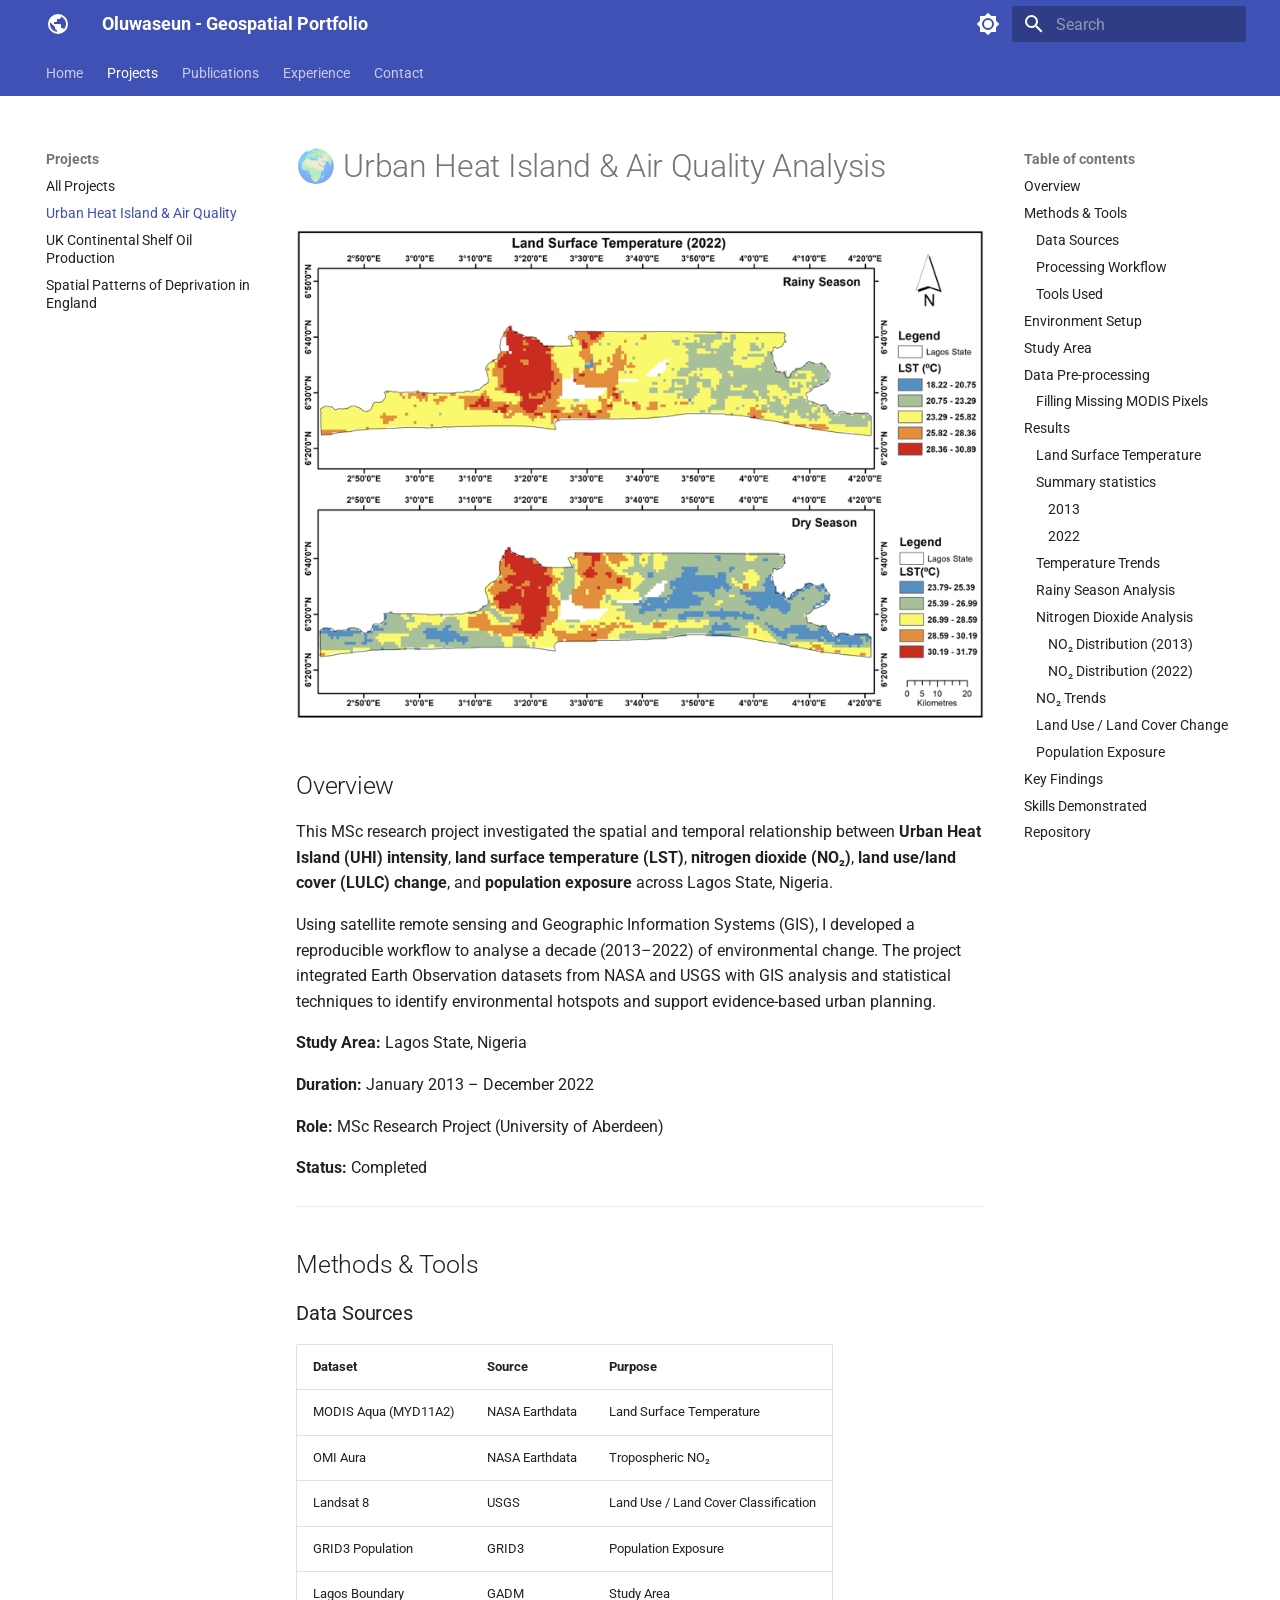
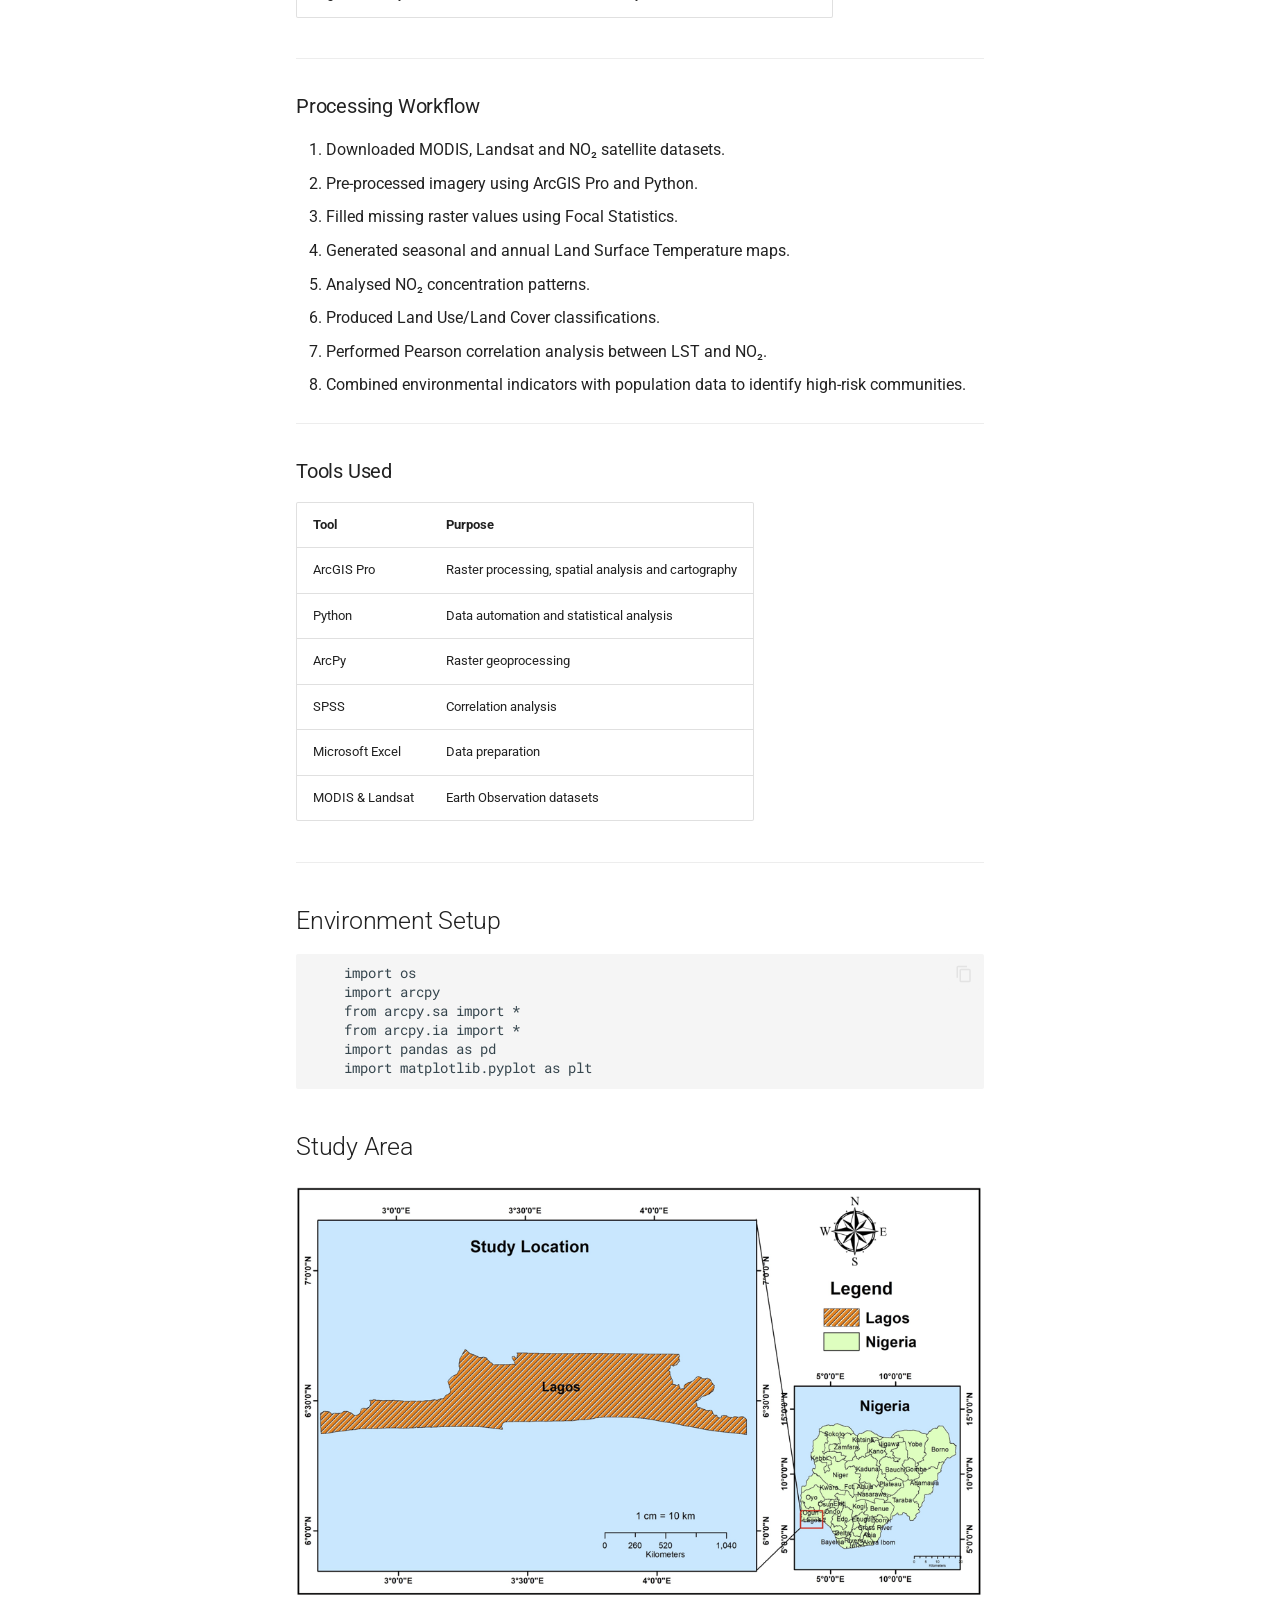
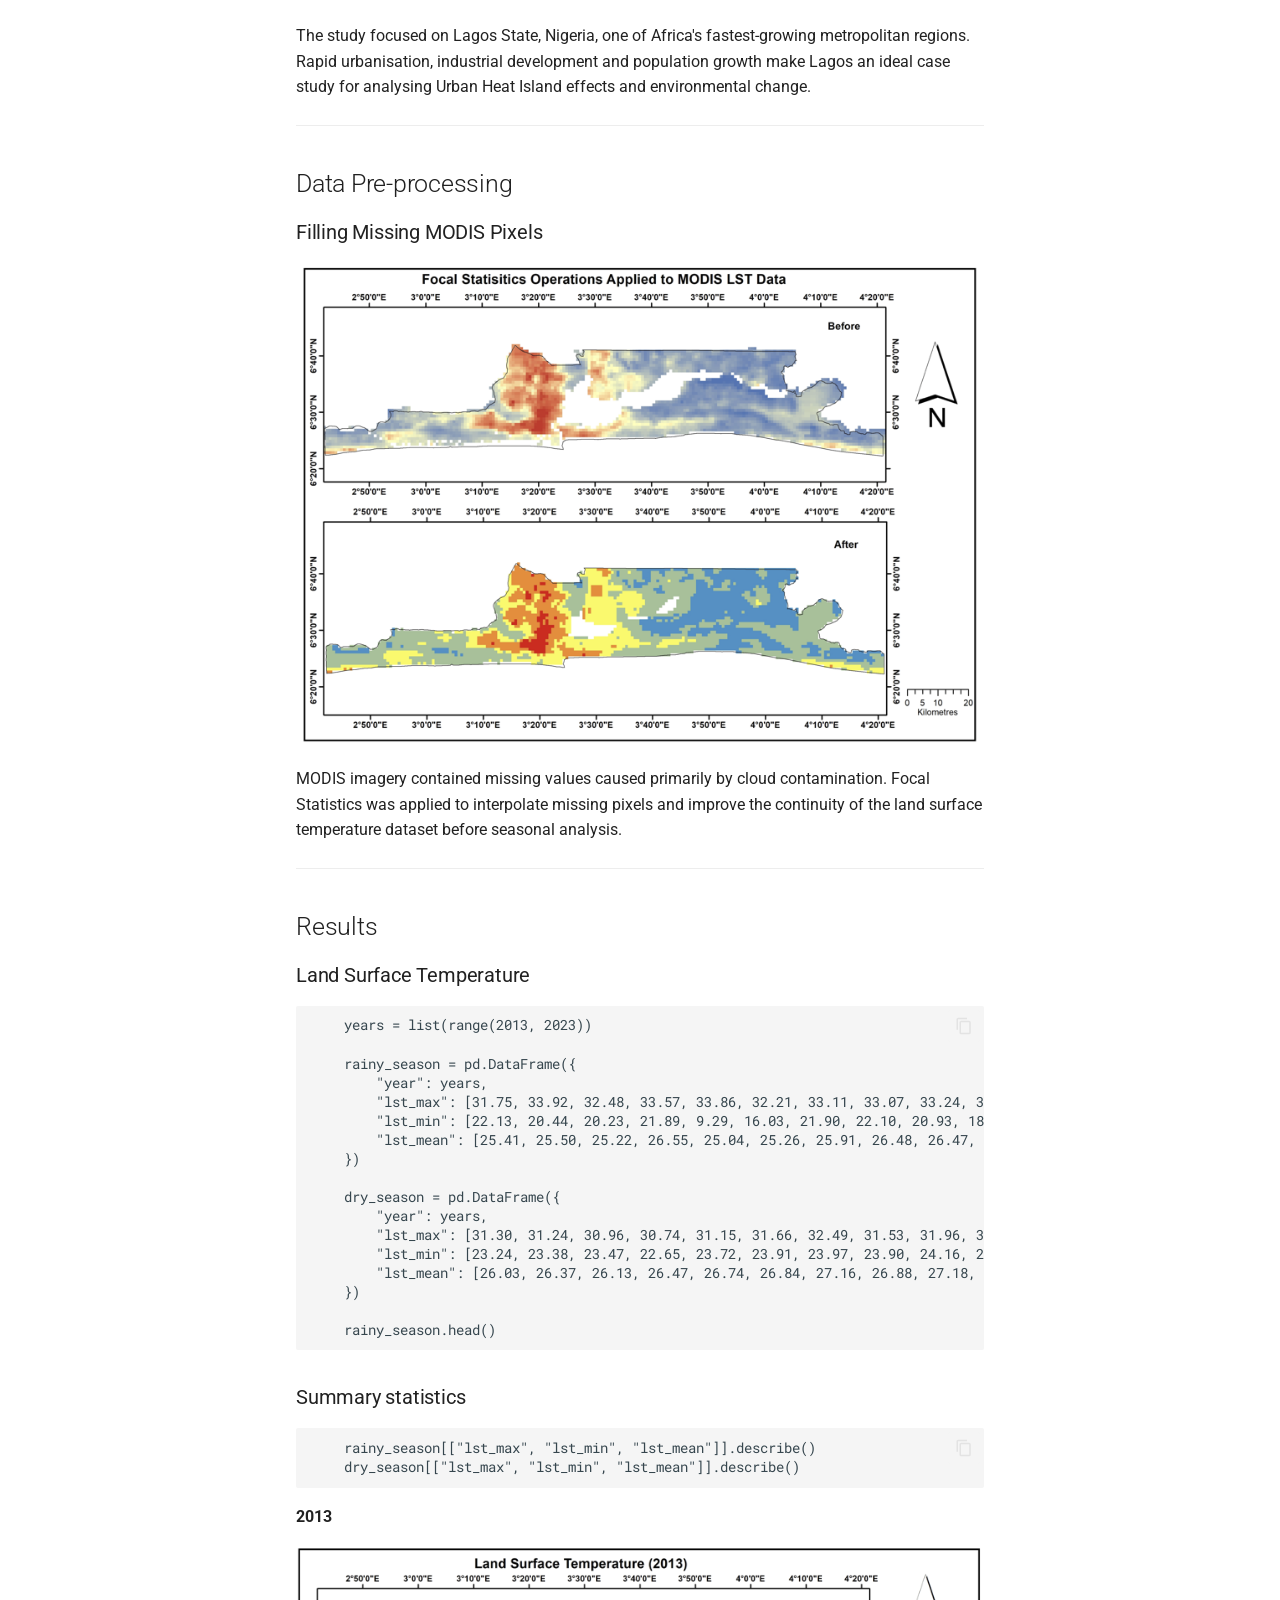
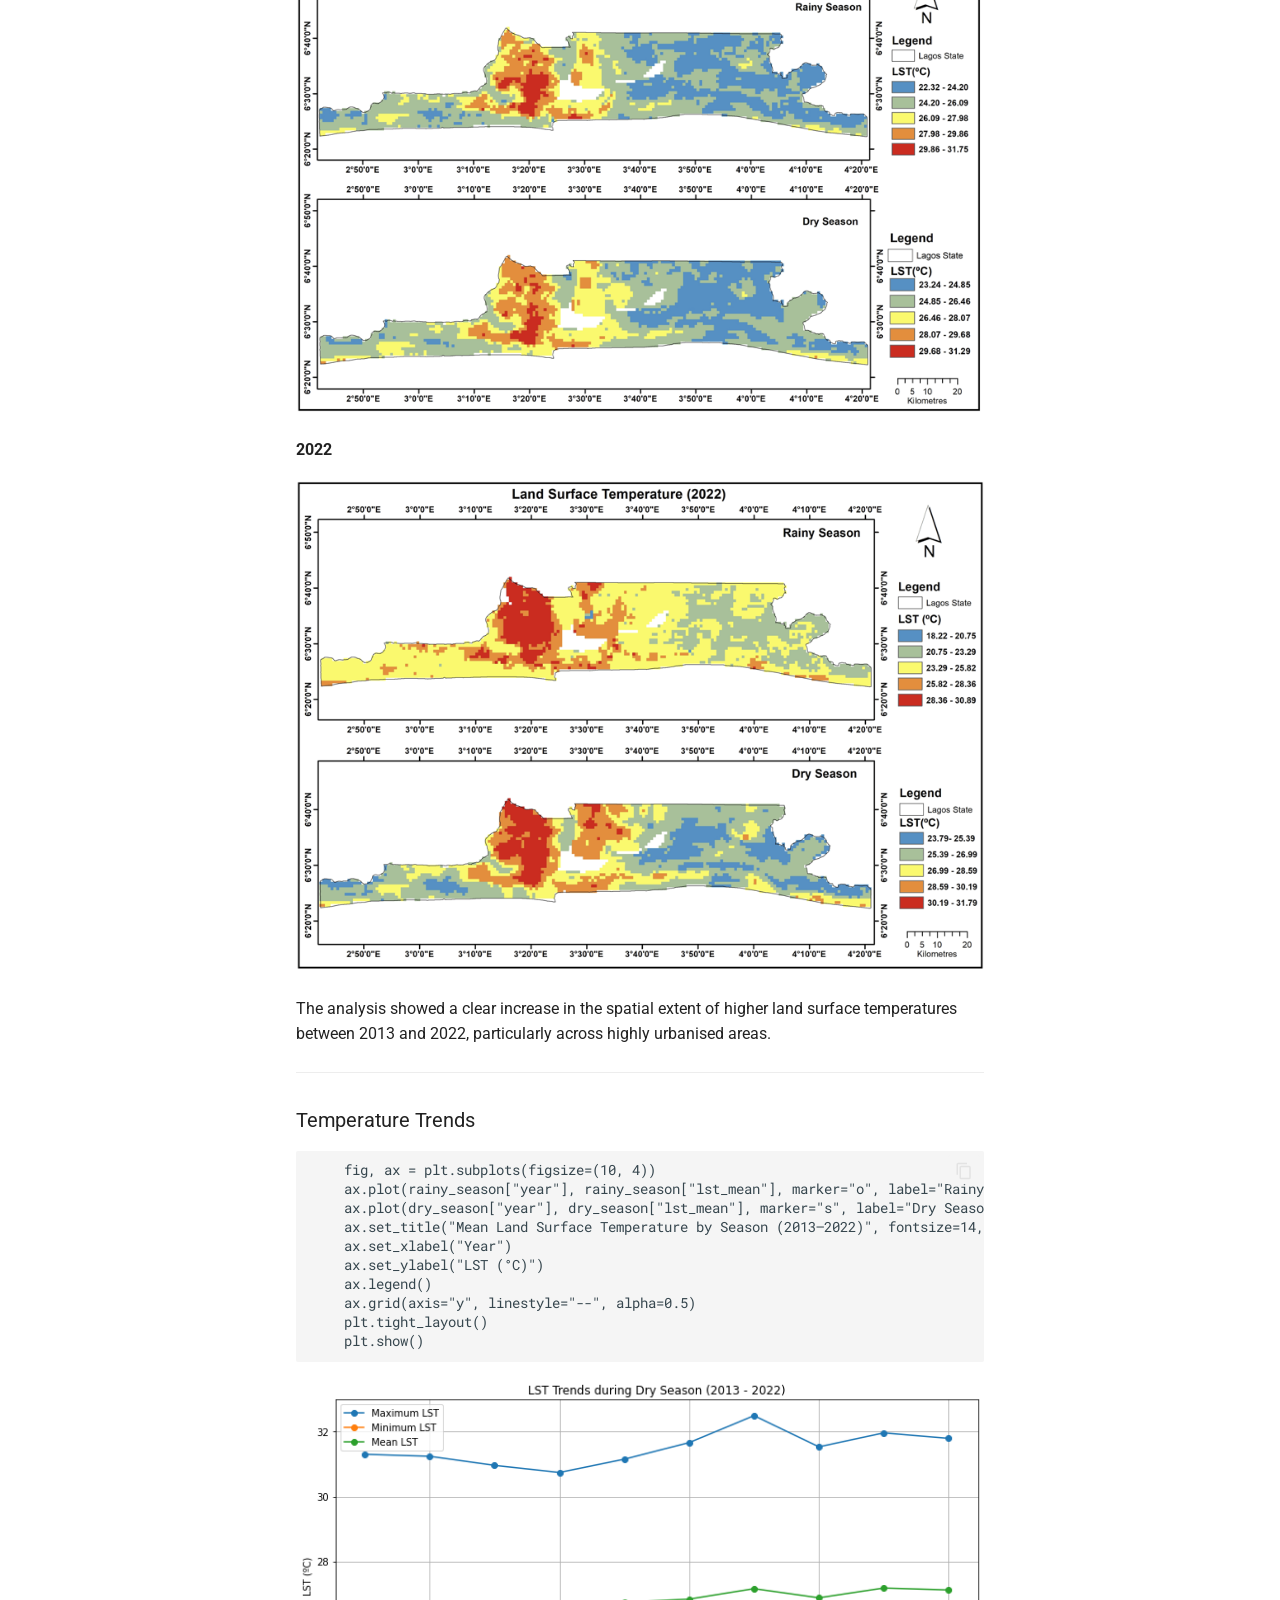
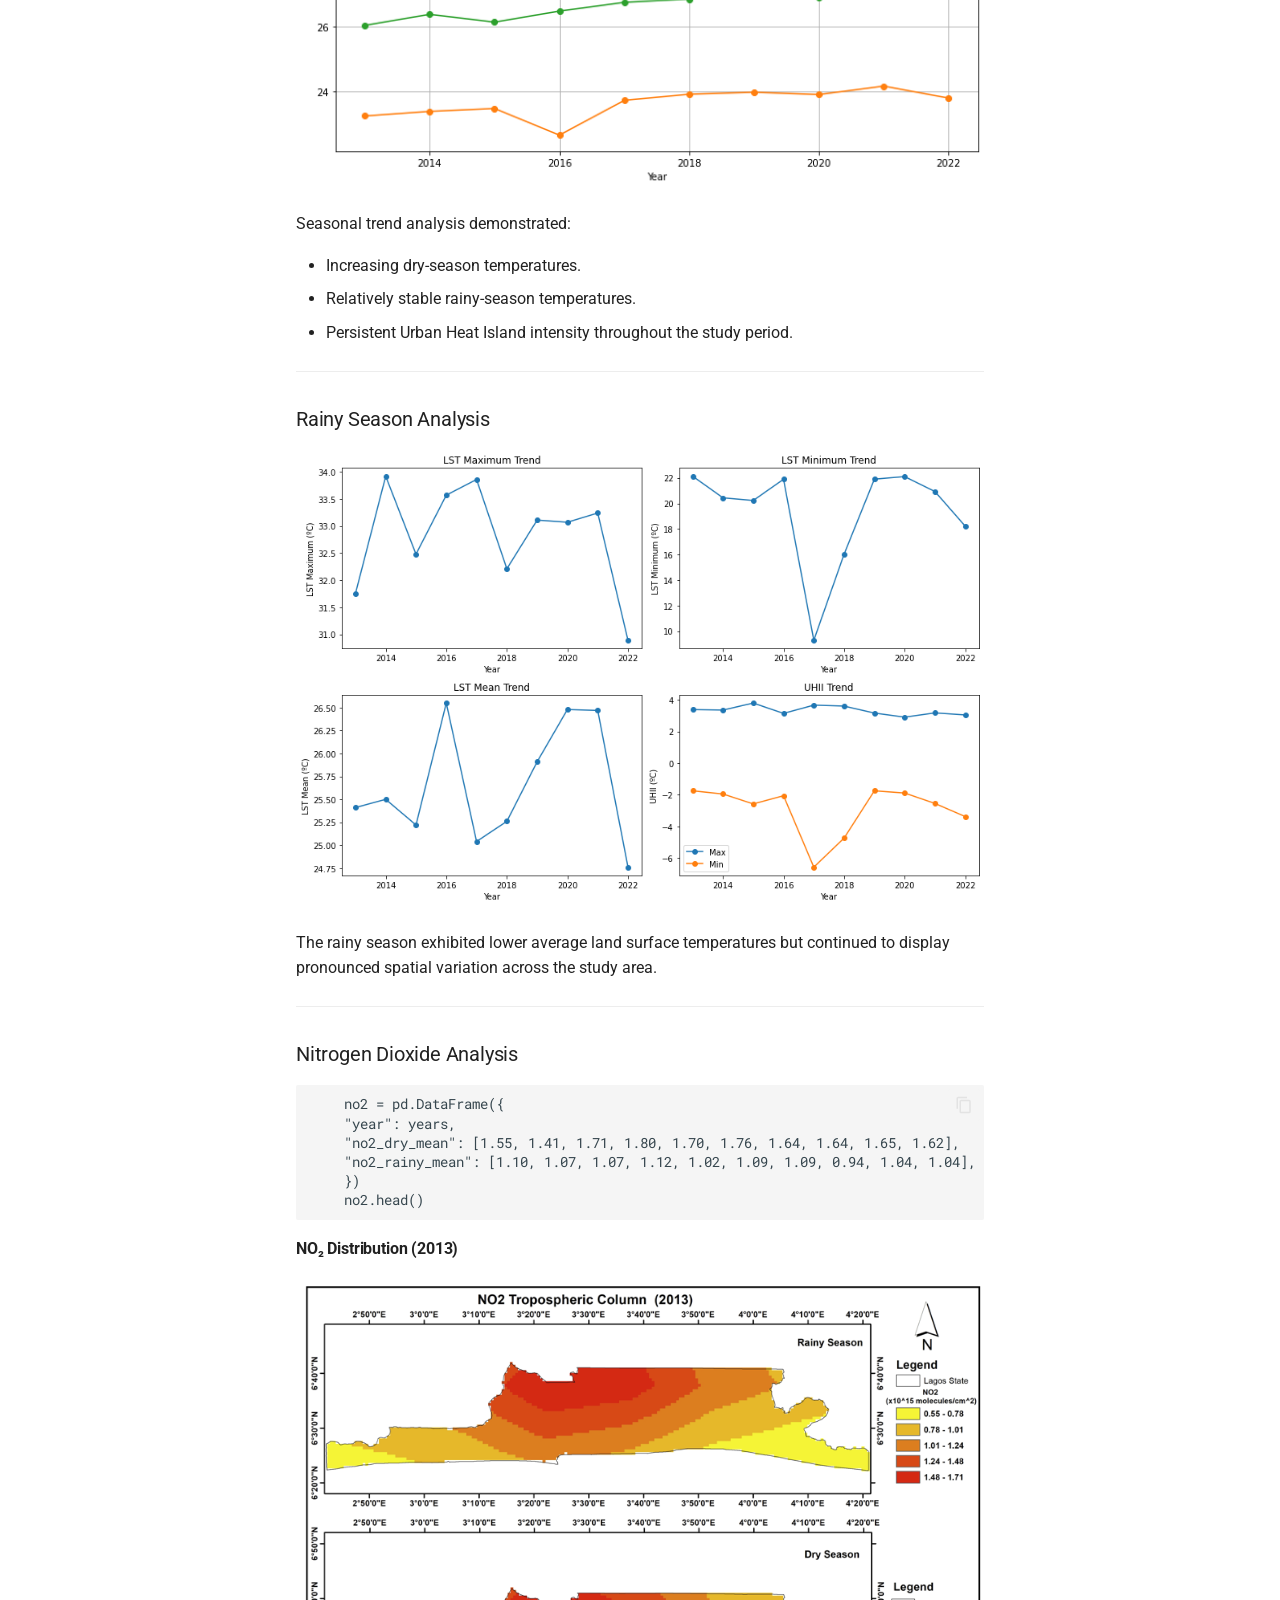
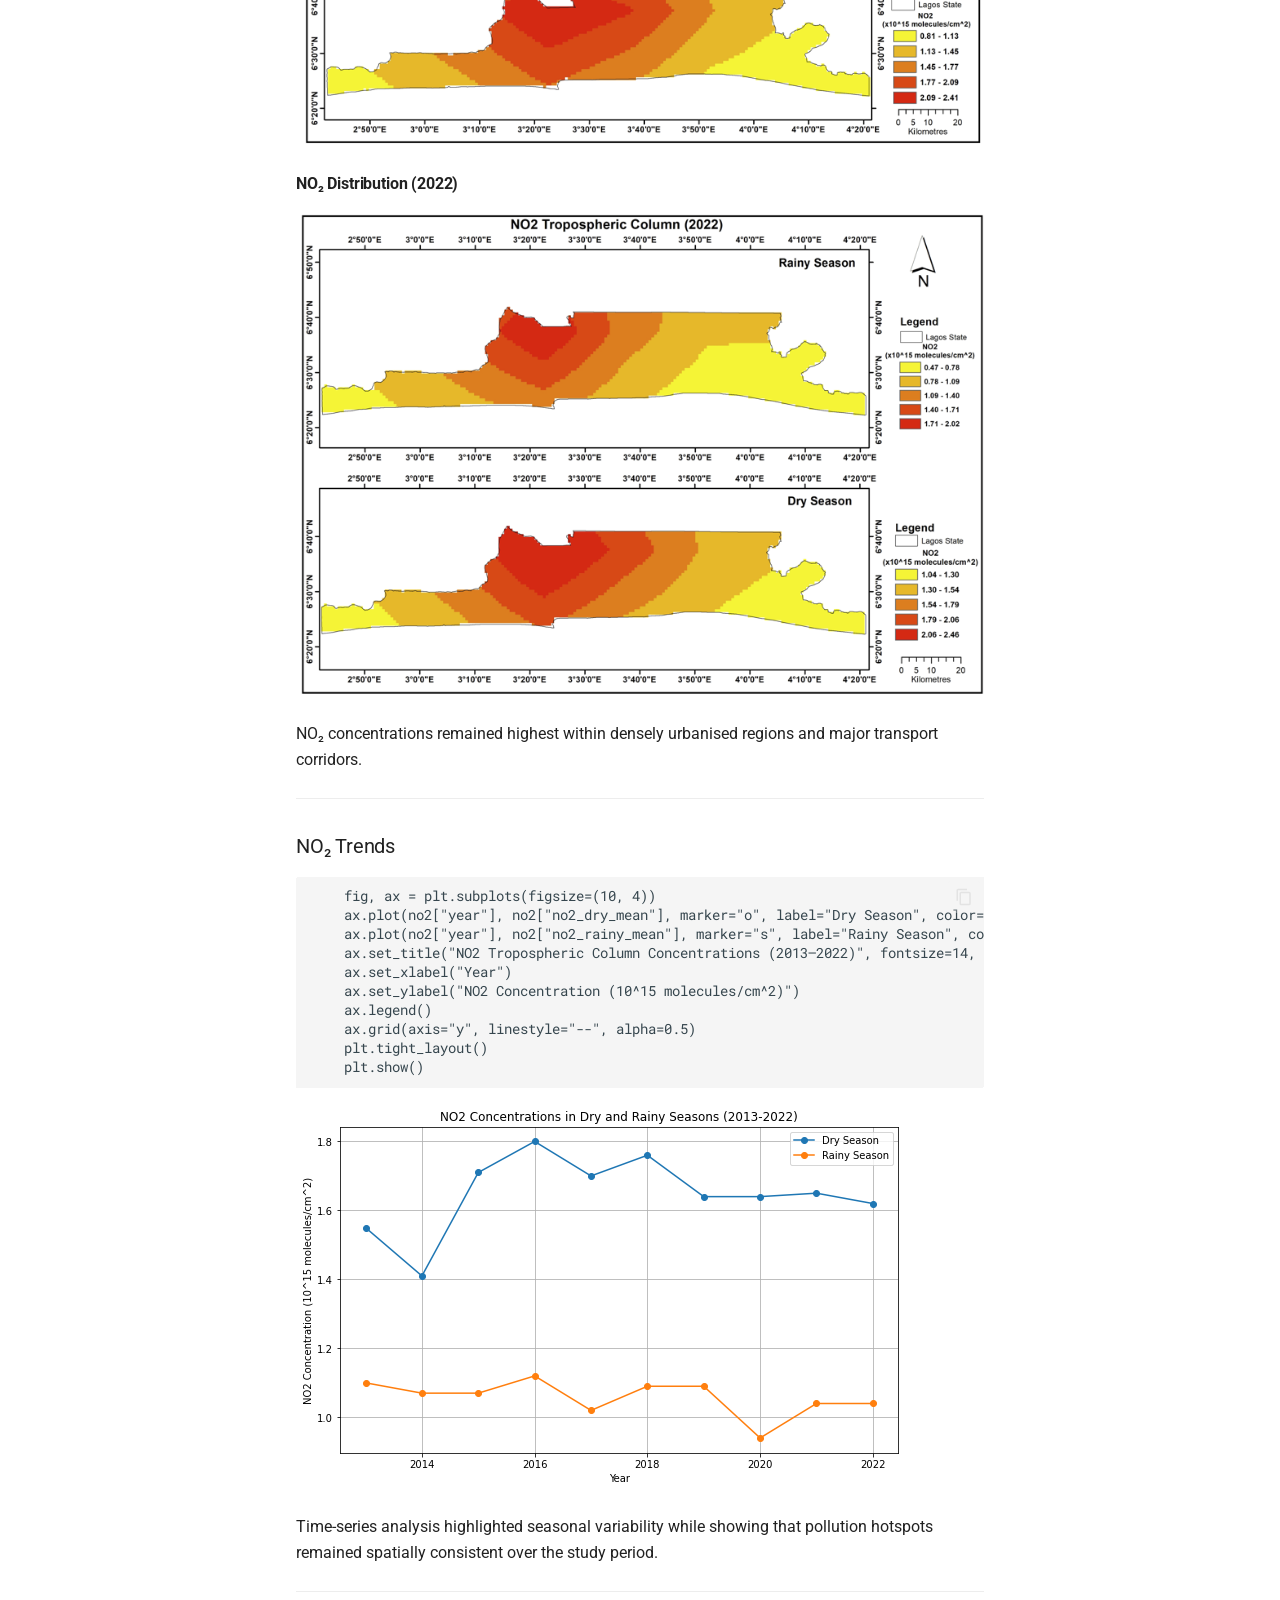
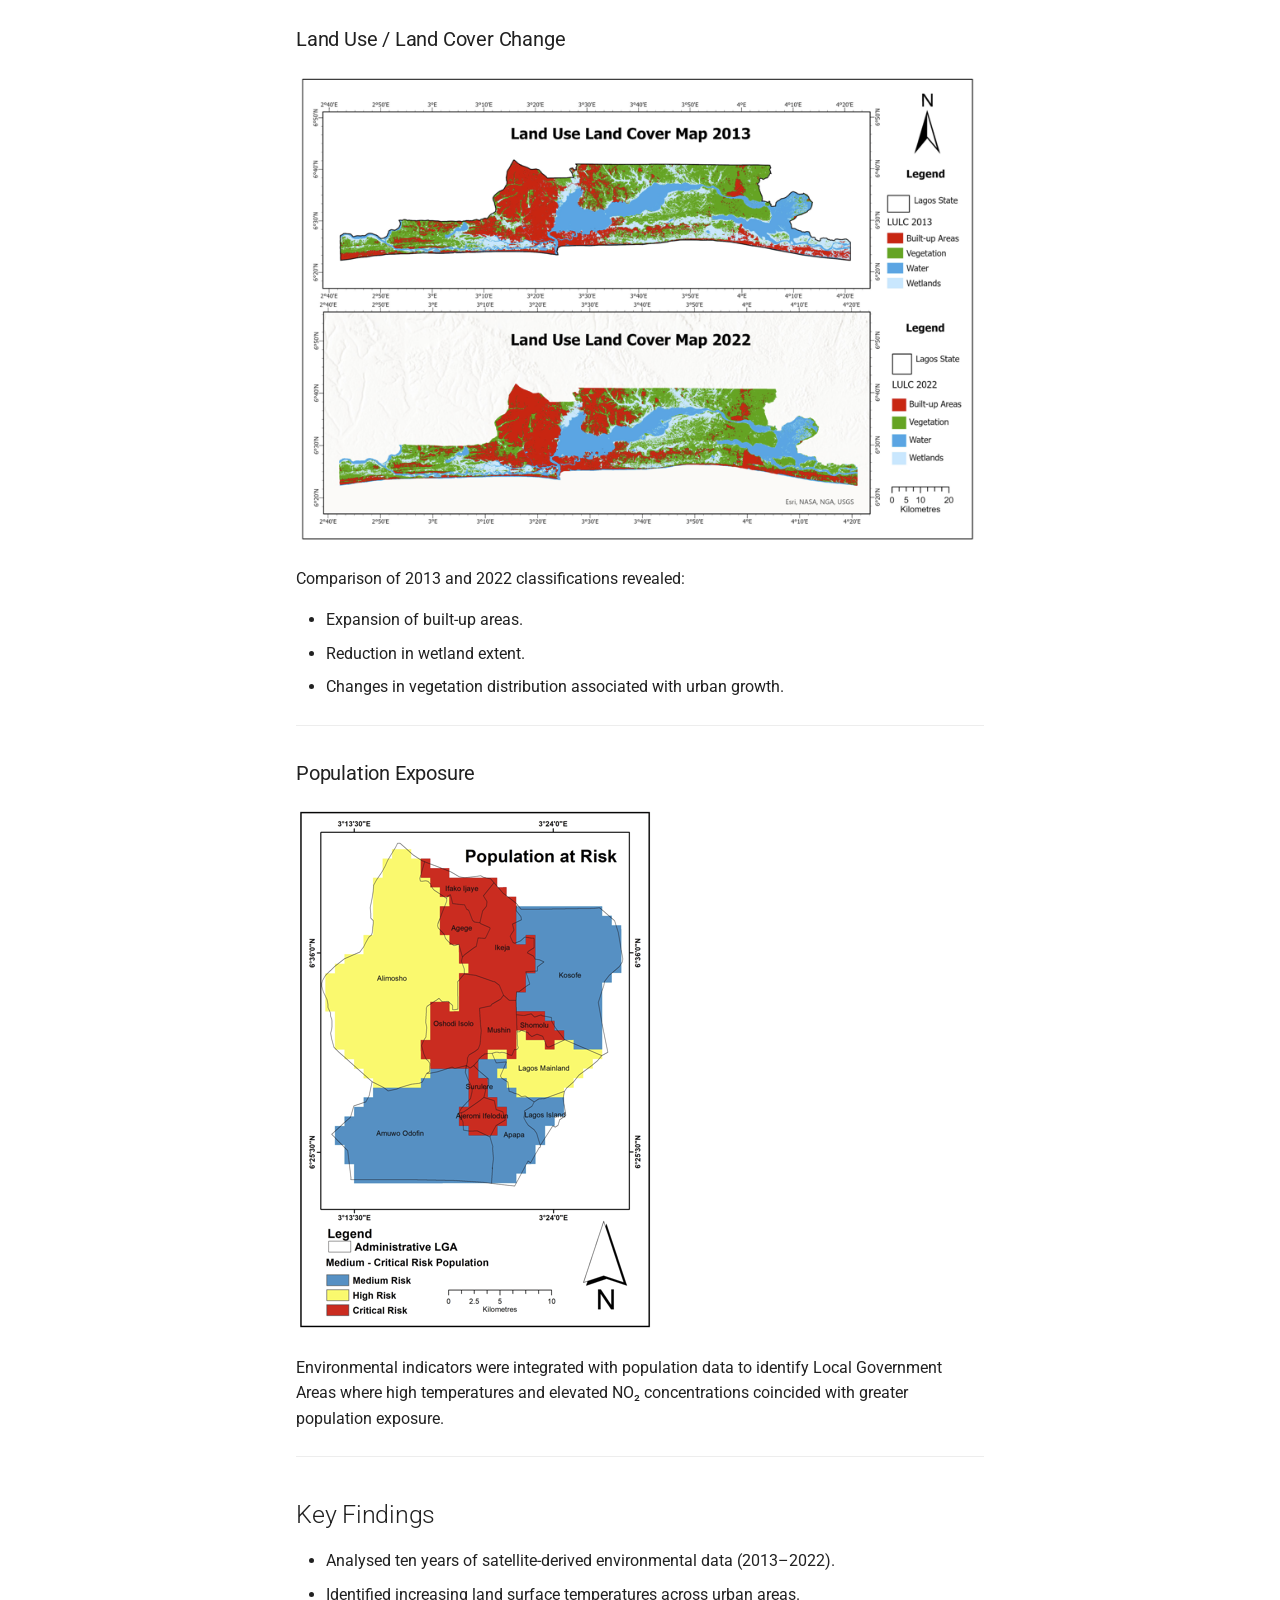
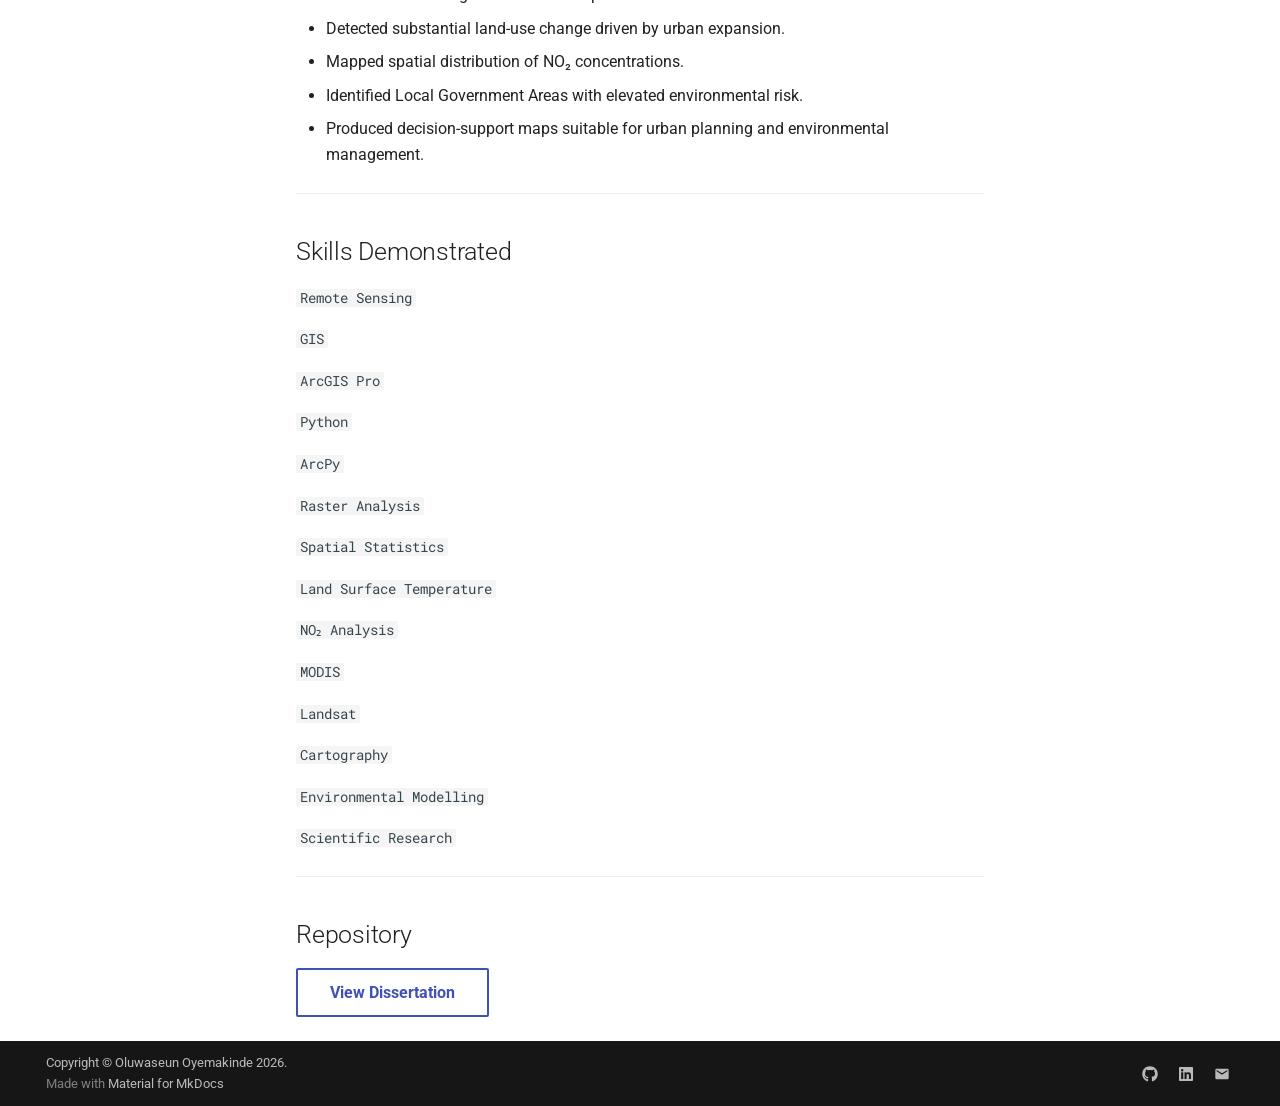
<file: projects/urban-heat-island/index.html>
<!doctype html>
<html lang="en" class="no-js">
  <head>
    
      <meta charset="utf-8">
      <meta name="viewport" content="width=device-width,initial-scale=1">
      
        <meta name="description" content="Portfolio of Oluwaseun Oyemakinde — GIS, Remote Sensing, and Spatial Data Science">
      
      
        <meta name="author" content="Oluwaseun Oyemakinde">
      
      
      
        <link rel="prev" href="../">
      
      
        <link rel="next" href="../ukcs-oil-production/">
      
      
        
      
      
      <link rel="icon" href="../../assets/images/favicon.png">
      <meta name="generator" content="mkdocs-1.6.1, mkdocs-material-9.7.7">
    
    
      
        <title>Urban Heat Island & Air Quality - Oluwaseun - Geospatial Portfolio</title>
      
    
    
      <link rel="stylesheet" href="../../assets/stylesheets/main.ec1eaa64.min.css">
      
        
        <link rel="stylesheet" href="../../assets/stylesheets/palette.ab4e12ef.min.css">
      
      


    
    
      
    
    
      
        
        
        <link rel="preconnect" href="https://fonts.gstatic.com" crossorigin>
        <link rel="stylesheet" href="https://fonts.googleapis.com/css?family=Roboto:300,300i,400,400i,700,700i%7CRoboto+Mono:400,400i,700,700i&display=fallback">
        <style>:root{--md-text-font:"Roboto";--md-code-font:"Roboto Mono"}</style>
      
    
    
      <link rel="stylesheet" href="../../assets/css/extra.css">
    
    <script>__md_scope=new URL("../..",location),__md_hash=e=>[...e].reduce(((e,_)=>(e<<5)-e+_.charCodeAt(0)),0),__md_get=(e,_=localStorage,t=__md_scope)=>JSON.parse(_.getItem(t.pathname+"."+e)),__md_set=(e,_,t=localStorage,a=__md_scope)=>{try{t.setItem(a.pathname+"."+e,JSON.stringify(_))}catch(e){}}</script>
    
      

    
    
  </head>
  
  
    
    
      
    
    
    
    
    <body dir="ltr" data-md-color-scheme="default" data-md-color-primary="indigo" data-md-color-accent="blue">
  
    
    <input class="md-toggle" data-md-toggle="drawer" type="checkbox" id="__drawer" autocomplete="off">
    <input class="md-toggle" data-md-toggle="search" type="checkbox" id="__search" autocomplete="off">
    <label class="md-overlay" for="__drawer"></label>
    <div data-md-component="skip">
      
        
        <a href="#urban-heat-island-air-quality-analysis" class="md-skip">
          Skip to content
        </a>
      
    </div>
    <div data-md-component="announce">
      
    </div>
    
    
      

<header class="md-header" data-md-component="header">
  <nav class="md-header__inner md-grid" aria-label="Header">
    <a href="../.." title="Oluwaseun - Geospatial Portfolio" class="md-header__button md-logo" aria-label="Oluwaseun - Geospatial Portfolio" data-md-component="logo">
      
  
  <svg xmlns="http://www.w3.org/2000/svg" viewBox="0 0 24 24"><path d="M17.9 17.39c-.26-.8-1.01-1.39-1.9-1.39h-1v-3a1 1 0 0 0-1-1H8v-2h2a1 1 0 0 0 1-1V7h2a2 2 0 0 0 2-2v-.41a7.984 7.984 0 0 1 2.9 12.8M11 19.93c-3.95-.49-7-3.85-7-7.93 0-.62.08-1.22.21-1.79L9 15v1a2 2 0 0 0 2 2m1-16A10 10 0 0 0 2 12a10 10 0 0 0 10 10 10 10 0 0 0 10-10A10 10 0 0 0 12 2"/></svg>

    </a>
    <label class="md-header__button md-icon" for="__drawer">
      
      <svg xmlns="http://www.w3.org/2000/svg" viewBox="0 0 24 24"><path d="M3 6h18v2H3zm0 5h18v2H3zm0 5h18v2H3z"/></svg>
    </label>
    <div class="md-header__title" data-md-component="header-title">
      <div class="md-header__ellipsis">
        <div class="md-header__topic">
          <span class="md-ellipsis">
            Oluwaseun - Geospatial Portfolio
          </span>
        </div>
        <div class="md-header__topic" data-md-component="header-topic">
          <span class="md-ellipsis">
            
              Urban Heat Island & Air Quality
            
          </span>
        </div>
      </div>
    </div>
    
      
        <form class="md-header__option" data-md-component="palette">
  
    
    
    
    <input class="md-option" data-md-color-media="" data-md-color-scheme="default" data-md-color-primary="indigo" data-md-color-accent="blue"  aria-label="Switch to dark mode"  type="radio" name="__palette" id="__palette_0">
    
      <label class="md-header__button md-icon" title="Switch to dark mode" for="__palette_1" hidden>
        <svg xmlns="http://www.w3.org/2000/svg" viewBox="0 0 24 24"><path d="M12 8a4 4 0 0 0-4 4 4 4 0 0 0 4 4 4 4 0 0 0 4-4 4 4 0 0 0-4-4m0 10a6 6 0 0 1-6-6 6 6 0 0 1 6-6 6 6 0 0 1 6 6 6 6 0 0 1-6 6m8-9.31V4h-4.69L12 .69 8.69 4H4v4.69L.69 12 4 15.31V20h4.69L12 23.31 15.31 20H20v-4.69L23.31 12z"/></svg>
      </label>
    
  
    
    
    
    <input class="md-option" data-md-color-media="" data-md-color-scheme="slate" data-md-color-primary="indigo" data-md-color-accent="blue"  aria-label="Switch to light mode"  type="radio" name="__palette" id="__palette_1">
    
      <label class="md-header__button md-icon" title="Switch to light mode" for="__palette_0" hidden>
        <svg xmlns="http://www.w3.org/2000/svg" viewBox="0 0 24 24"><path d="M12 18c-.89 0-1.74-.2-2.5-.55C11.56 16.5 13 14.42 13 12s-1.44-4.5-3.5-5.45C10.26 6.2 11.11 6 12 6a6 6 0 0 1 6 6 6 6 0 0 1-6 6m8-9.31V4h-4.69L12 .69 8.69 4H4v4.69L.69 12 4 15.31V20h4.69L12 23.31 15.31 20H20v-4.69L23.31 12z"/></svg>
      </label>
    
  
</form>
      
    
    
      <script>var palette=__md_get("__palette");if(palette&&palette.color){if("(prefers-color-scheme)"===palette.color.media){var media=matchMedia("(prefers-color-scheme: light)"),input=document.querySelector(media.matches?"[data-md-color-media='(prefers-color-scheme: light)']":"[data-md-color-media='(prefers-color-scheme: dark)']");palette.color.media=input.getAttribute("data-md-color-media"),palette.color.scheme=input.getAttribute("data-md-color-scheme"),palette.color.primary=input.getAttribute("data-md-color-primary"),palette.color.accent=input.getAttribute("data-md-color-accent")}for(var[key,value]of Object.entries(palette.color))document.body.setAttribute("data-md-color-"+key,value)}</script>
    
    
    
      
      
        <label class="md-header__button md-icon" for="__search">
          
          <svg xmlns="http://www.w3.org/2000/svg" viewBox="0 0 24 24"><path d="M9.5 3A6.5 6.5 0 0 1 16 9.5c0 1.61-.59 3.09-1.56 4.23l.27.27h.79l5 5-1.5 1.5-5-5v-.79l-.27-.27A6.52 6.52 0 0 1 9.5 16 6.5 6.5 0 0 1 3 9.5 6.5 6.5 0 0 1 9.5 3m0 2C7 5 5 7 5 9.5S7 14 9.5 14 14 12 14 9.5 12 5 9.5 5"/></svg>
        </label>
        <div class="md-search" data-md-component="search" role="dialog">
  <label class="md-search__overlay" for="__search"></label>
  <div class="md-search__inner" role="search">
    <form class="md-search__form" name="search">
      <input type="text" class="md-search__input" name="query" aria-label="Search" placeholder="Search" autocapitalize="off" autocorrect="off" autocomplete="off" spellcheck="false" data-md-component="search-query" required>
      <label class="md-search__icon md-icon" for="__search">
        
        <svg xmlns="http://www.w3.org/2000/svg" viewBox="0 0 24 24"><path d="M9.5 3A6.5 6.5 0 0 1 16 9.5c0 1.61-.59 3.09-1.56 4.23l.27.27h.79l5 5-1.5 1.5-5-5v-.79l-.27-.27A6.52 6.52 0 0 1 9.5 16 6.5 6.5 0 0 1 3 9.5 6.5 6.5 0 0 1 9.5 3m0 2C7 5 5 7 5 9.5S7 14 9.5 14 14 12 14 9.5 12 5 9.5 5"/></svg>
        
        <svg xmlns="http://www.w3.org/2000/svg" viewBox="0 0 24 24"><path d="M20 11v2H8l5.5 5.5-1.42 1.42L4.16 12l7.92-7.92L13.5 5.5 8 11z"/></svg>
      </label>
      <nav class="md-search__options" aria-label="Search">
        
        <button type="reset" class="md-search__icon md-icon" title="Clear" aria-label="Clear" tabindex="-1">
          
          <svg xmlns="http://www.w3.org/2000/svg" viewBox="0 0 24 24"><path d="M19 6.41 17.59 5 12 10.59 6.41 5 5 6.41 10.59 12 5 17.59 6.41 19 12 13.41 17.59 19 19 17.59 13.41 12z"/></svg>
        </button>
      </nav>
      
    </form>
    <div class="md-search__output">
      <div class="md-search__scrollwrap" tabindex="0" data-md-scrollfix>
        <div class="md-search-result" data-md-component="search-result">
          <div class="md-search-result__meta">
            Initializing search
          </div>
          <ol class="md-search-result__list" role="presentation"></ol>
        </div>
      </div>
    </div>
  </div>
</div>
      
    
    
  </nav>
  
</header>
    
    <div class="md-container" data-md-component="container">
      
      
        
          
            
<nav class="md-tabs" aria-label="Tabs" data-md-component="tabs">
  <div class="md-grid">
    <ul class="md-tabs__list">
      
        
  
  
  
  
    <li class="md-tabs__item">
      <a href="../.." class="md-tabs__link">
        
  
  
    
  
  Home

      </a>
    </li>
  

      
        
  
  
  
    
  
  
    
    
      <li class="md-tabs__item md-tabs__item--active">
        <a href="../" class="md-tabs__link">
          
  
  
  Projects

        </a>
      </li>
    
  

      
        
  
  
  
  
    <li class="md-tabs__item">
      <a href="../../publications/" class="md-tabs__link">
        
  
  
    
  
  Publications

      </a>
    </li>
  

      
        
  
  
  
  
    <li class="md-tabs__item">
      <a href="../../experience/" class="md-tabs__link">
        
  
  
    
  
  Experience

      </a>
    </li>
  

      
        
  
  
  
  
    <li class="md-tabs__item">
      <a href="../../contact/" class="md-tabs__link">
        
  
  
    
  
  Contact

      </a>
    </li>
  

      
    </ul>
  </div>
</nav>
          
        
      
      <main class="md-main" data-md-component="main">
        <div class="md-main__inner md-grid">
          
            
              
              <div class="md-sidebar md-sidebar--primary" data-md-component="sidebar" data-md-type="navigation" >
                <div class="md-sidebar__scrollwrap">
                  <div class="md-sidebar__inner">
                    


  


<nav class="md-nav md-nav--primary md-nav--lifted" aria-label="Navigation" data-md-level="0">
  <label class="md-nav__title" for="__drawer">
    <a href="../.." title="Oluwaseun - Geospatial Portfolio" class="md-nav__button md-logo" aria-label="Oluwaseun - Geospatial Portfolio" data-md-component="logo">
      
  
  <svg xmlns="http://www.w3.org/2000/svg" viewBox="0 0 24 24"><path d="M17.9 17.39c-.26-.8-1.01-1.39-1.9-1.39h-1v-3a1 1 0 0 0-1-1H8v-2h2a1 1 0 0 0 1-1V7h2a2 2 0 0 0 2-2v-.41a7.984 7.984 0 0 1 2.9 12.8M11 19.93c-3.95-.49-7-3.85-7-7.93 0-.62.08-1.22.21-1.79L9 15v1a2 2 0 0 0 2 2m1-16A10 10 0 0 0 2 12a10 10 0 0 0 10 10 10 10 0 0 0 10-10A10 10 0 0 0 12 2"/></svg>

    </a>
    Oluwaseun - Geospatial Portfolio
  </label>
  
  <ul class="md-nav__list" data-md-scrollfix>
    
      
      
  
  
  
  
    <li class="md-nav__item">
      <a href="../.." class="md-nav__link">
        
  
  
  <span class="md-ellipsis">
    
  
    Home
  

    
  </span>
  
  

      </a>
    </li>
  

    
      
      
  
  
    
  
  
  
    
    
    
    
      
        
        
      
      
    
    
    <li class="md-nav__item md-nav__item--active md-nav__item--section md-nav__item--nested">
      
        
        
        <input class="md-nav__toggle md-toggle " type="checkbox" id="__nav_2" checked>
        
          
          <label class="md-nav__link" for="__nav_2" id="__nav_2_label" tabindex="">
            
  
  
  <span class="md-ellipsis">
    
  
    Projects
  

    
  </span>
  
  

            <span class="md-nav__icon md-icon"></span>
          </label>
        
        <nav class="md-nav" data-md-level="1" aria-labelledby="__nav_2_label" aria-expanded="true">
          <label class="md-nav__title" for="__nav_2">
            <span class="md-nav__icon md-icon"></span>
            
  
    Projects
  

          </label>
          <ul class="md-nav__list" data-md-scrollfix>
            
              
                
  
  
  
  
    <li class="md-nav__item">
      <a href="../" class="md-nav__link">
        
  
  
  <span class="md-ellipsis">
    
  
    All Projects
  

    
  </span>
  
  

      </a>
    </li>
  

              
            
              
                
  
  
    
  
  
  
    <li class="md-nav__item md-nav__item--active">
      
      <input class="md-nav__toggle md-toggle" type="checkbox" id="__toc">
      
      
        
      
      
        <label class="md-nav__link md-nav__link--active" for="__toc">
          
  
  
  <span class="md-ellipsis">
    
  
    Urban Heat Island & Air Quality
  

    
  </span>
  
  

          <span class="md-nav__icon md-icon"></span>
        </label>
      
      <a href="./" class="md-nav__link md-nav__link--active">
        
  
  
  <span class="md-ellipsis">
    
  
    Urban Heat Island & Air Quality
  

    
  </span>
  
  

      </a>
      
        

<nav class="md-nav md-nav--secondary" aria-label="Table of contents">
  
  
  
    
  
  
    <label class="md-nav__title" for="__toc">
      <span class="md-nav__icon md-icon"></span>
      Table of contents
    </label>
    <ul class="md-nav__list" data-md-component="toc" data-md-scrollfix>
      
        <li class="md-nav__item">
  <a href="#overview" class="md-nav__link">
    <span class="md-ellipsis">
      
        Overview
      
    </span>
  </a>
  
</li>
      
        <li class="md-nav__item">
  <a href="#methods-tools" class="md-nav__link">
    <span class="md-ellipsis">
      
        Methods &amp; Tools
      
    </span>
  </a>
  
    <nav class="md-nav" aria-label="Methods &amp; Tools">
      <ul class="md-nav__list">
        
          <li class="md-nav__item">
  <a href="#data-sources" class="md-nav__link">
    <span class="md-ellipsis">
      
        Data Sources
      
    </span>
  </a>
  
</li>
        
          <li class="md-nav__item">
  <a href="#processing-workflow" class="md-nav__link">
    <span class="md-ellipsis">
      
        Processing Workflow
      
    </span>
  </a>
  
</li>
        
          <li class="md-nav__item">
  <a href="#tools-used" class="md-nav__link">
    <span class="md-ellipsis">
      
        Tools Used
      
    </span>
  </a>
  
</li>
        
      </ul>
    </nav>
  
</li>
      
        <li class="md-nav__item">
  <a href="#environment-setup" class="md-nav__link">
    <span class="md-ellipsis">
      
        Environment Setup
      
    </span>
  </a>
  
</li>
      
        <li class="md-nav__item">
  <a href="#study-area" class="md-nav__link">
    <span class="md-ellipsis">
      
        Study Area
      
    </span>
  </a>
  
</li>
      
        <li class="md-nav__item">
  <a href="#data-pre-processing" class="md-nav__link">
    <span class="md-ellipsis">
      
        Data Pre-processing
      
    </span>
  </a>
  
    <nav class="md-nav" aria-label="Data Pre-processing">
      <ul class="md-nav__list">
        
          <li class="md-nav__item">
  <a href="#filling-missing-modis-pixels" class="md-nav__link">
    <span class="md-ellipsis">
      
        Filling Missing MODIS Pixels
      
    </span>
  </a>
  
</li>
        
      </ul>
    </nav>
  
</li>
      
        <li class="md-nav__item">
  <a href="#results" class="md-nav__link">
    <span class="md-ellipsis">
      
        Results
      
    </span>
  </a>
  
    <nav class="md-nav" aria-label="Results">
      <ul class="md-nav__list">
        
          <li class="md-nav__item">
  <a href="#land-surface-temperature" class="md-nav__link">
    <span class="md-ellipsis">
      
        Land Surface Temperature
      
    </span>
  </a>
  
</li>
        
          <li class="md-nav__item">
  <a href="#summary-statistics" class="md-nav__link">
    <span class="md-ellipsis">
      
        Summary statistics
      
    </span>
  </a>
  
    <nav class="md-nav" aria-label="Summary statistics">
      <ul class="md-nav__list">
        
          <li class="md-nav__item">
  <a href="#2013" class="md-nav__link">
    <span class="md-ellipsis">
      
        2013
      
    </span>
  </a>
  
</li>
        
          <li class="md-nav__item">
  <a href="#2022" class="md-nav__link">
    <span class="md-ellipsis">
      
        2022
      
    </span>
  </a>
  
</li>
        
      </ul>
    </nav>
  
</li>
        
          <li class="md-nav__item">
  <a href="#temperature-trends" class="md-nav__link">
    <span class="md-ellipsis">
      
        Temperature Trends
      
    </span>
  </a>
  
</li>
        
          <li class="md-nav__item">
  <a href="#rainy-season-analysis" class="md-nav__link">
    <span class="md-ellipsis">
      
        Rainy Season Analysis
      
    </span>
  </a>
  
</li>
        
          <li class="md-nav__item">
  <a href="#nitrogen-dioxide-analysis" class="md-nav__link">
    <span class="md-ellipsis">
      
        Nitrogen Dioxide Analysis
      
    </span>
  </a>
  
    <nav class="md-nav" aria-label="Nitrogen Dioxide Analysis">
      <ul class="md-nav__list">
        
          <li class="md-nav__item">
  <a href="#no2-distribution-2013" class="md-nav__link">
    <span class="md-ellipsis">
      
        NO₂ Distribution (2013)
      
    </span>
  </a>
  
</li>
        
          <li class="md-nav__item">
  <a href="#no2-distribution-2022" class="md-nav__link">
    <span class="md-ellipsis">
      
        NO₂ Distribution (2022)
      
    </span>
  </a>
  
</li>
        
      </ul>
    </nav>
  
</li>
        
          <li class="md-nav__item">
  <a href="#no2-trends" class="md-nav__link">
    <span class="md-ellipsis">
      
        NO₂ Trends
      
    </span>
  </a>
  
</li>
        
          <li class="md-nav__item">
  <a href="#land-use-land-cover-change" class="md-nav__link">
    <span class="md-ellipsis">
      
        Land Use / Land Cover Change
      
    </span>
  </a>
  
</li>
        
          <li class="md-nav__item">
  <a href="#population-exposure" class="md-nav__link">
    <span class="md-ellipsis">
      
        Population Exposure
      
    </span>
  </a>
  
</li>
        
      </ul>
    </nav>
  
</li>
      
        <li class="md-nav__item">
  <a href="#key-findings" class="md-nav__link">
    <span class="md-ellipsis">
      
        Key Findings
      
    </span>
  </a>
  
</li>
      
        <li class="md-nav__item">
  <a href="#skills-demonstrated" class="md-nav__link">
    <span class="md-ellipsis">
      
        Skills Demonstrated
      
    </span>
  </a>
  
</li>
      
        <li class="md-nav__item">
  <a href="#repository" class="md-nav__link">
    <span class="md-ellipsis">
      
        Repository
      
    </span>
  </a>
  
</li>
      
    </ul>
  
</nav>
      
    </li>
  

              
            
              
                
  
  
  
  
    <li class="md-nav__item">
      <a href="../ukcs-oil-production/" class="md-nav__link">
        
  
  
  <span class="md-ellipsis">
    
  
    UK Continental Shelf Oil Production
  

    
  </span>
  
  

      </a>
    </li>
  

              
            
              
                
  
  
  
  
    <li class="md-nav__item">
      <a href="../imd-deprivation/" class="md-nav__link">
        
  
  
  <span class="md-ellipsis">
    
  
    Spatial Patterns of Deprivation in England
  

    
  </span>
  
  

      </a>
    </li>
  

              
            
          </ul>
        </nav>
      
    </li>
  

    
      
      
  
  
  
  
    <li class="md-nav__item">
      <a href="../../publications/" class="md-nav__link">
        
  
  
  <span class="md-ellipsis">
    
  
    Publications
  

    
  </span>
  
  

      </a>
    </li>
  

    
      
      
  
  
  
  
    <li class="md-nav__item">
      <a href="../../experience/" class="md-nav__link">
        
  
  
  <span class="md-ellipsis">
    
  
    Experience
  

    
  </span>
  
  

      </a>
    </li>
  

    
      
      
  
  
  
  
    <li class="md-nav__item">
      <a href="../../contact/" class="md-nav__link">
        
  
  
  <span class="md-ellipsis">
    
  
    Contact
  

    
  </span>
  
  

      </a>
    </li>
  

    
  </ul>
</nav>
                  </div>
                </div>
              </div>
            
            
              
              <div class="md-sidebar md-sidebar--secondary" data-md-component="sidebar" data-md-type="toc" >
                <div class="md-sidebar__scrollwrap">
                  <div class="md-sidebar__inner">
                    

<nav class="md-nav md-nav--secondary" aria-label="Table of contents">
  
  
  
    
  
  
    <label class="md-nav__title" for="__toc">
      <span class="md-nav__icon md-icon"></span>
      Table of contents
    </label>
    <ul class="md-nav__list" data-md-component="toc" data-md-scrollfix>
      
        <li class="md-nav__item">
  <a href="#overview" class="md-nav__link">
    <span class="md-ellipsis">
      
        Overview
      
    </span>
  </a>
  
</li>
      
        <li class="md-nav__item">
  <a href="#methods-tools" class="md-nav__link">
    <span class="md-ellipsis">
      
        Methods &amp; Tools
      
    </span>
  </a>
  
    <nav class="md-nav" aria-label="Methods &amp; Tools">
      <ul class="md-nav__list">
        
          <li class="md-nav__item">
  <a href="#data-sources" class="md-nav__link">
    <span class="md-ellipsis">
      
        Data Sources
      
    </span>
  </a>
  
</li>
        
          <li class="md-nav__item">
  <a href="#processing-workflow" class="md-nav__link">
    <span class="md-ellipsis">
      
        Processing Workflow
      
    </span>
  </a>
  
</li>
        
          <li class="md-nav__item">
  <a href="#tools-used" class="md-nav__link">
    <span class="md-ellipsis">
      
        Tools Used
      
    </span>
  </a>
  
</li>
        
      </ul>
    </nav>
  
</li>
      
        <li class="md-nav__item">
  <a href="#environment-setup" class="md-nav__link">
    <span class="md-ellipsis">
      
        Environment Setup
      
    </span>
  </a>
  
</li>
      
        <li class="md-nav__item">
  <a href="#study-area" class="md-nav__link">
    <span class="md-ellipsis">
      
        Study Area
      
    </span>
  </a>
  
</li>
      
        <li class="md-nav__item">
  <a href="#data-pre-processing" class="md-nav__link">
    <span class="md-ellipsis">
      
        Data Pre-processing
      
    </span>
  </a>
  
    <nav class="md-nav" aria-label="Data Pre-processing">
      <ul class="md-nav__list">
        
          <li class="md-nav__item">
  <a href="#filling-missing-modis-pixels" class="md-nav__link">
    <span class="md-ellipsis">
      
        Filling Missing MODIS Pixels
      
    </span>
  </a>
  
</li>
        
      </ul>
    </nav>
  
</li>
      
        <li class="md-nav__item">
  <a href="#results" class="md-nav__link">
    <span class="md-ellipsis">
      
        Results
      
    </span>
  </a>
  
    <nav class="md-nav" aria-label="Results">
      <ul class="md-nav__list">
        
          <li class="md-nav__item">
  <a href="#land-surface-temperature" class="md-nav__link">
    <span class="md-ellipsis">
      
        Land Surface Temperature
      
    </span>
  </a>
  
</li>
        
          <li class="md-nav__item">
  <a href="#summary-statistics" class="md-nav__link">
    <span class="md-ellipsis">
      
        Summary statistics
      
    </span>
  </a>
  
    <nav class="md-nav" aria-label="Summary statistics">
      <ul class="md-nav__list">
        
          <li class="md-nav__item">
  <a href="#2013" class="md-nav__link">
    <span class="md-ellipsis">
      
        2013
      
    </span>
  </a>
  
</li>
        
          <li class="md-nav__item">
  <a href="#2022" class="md-nav__link">
    <span class="md-ellipsis">
      
        2022
      
    </span>
  </a>
  
</li>
        
      </ul>
    </nav>
  
</li>
        
          <li class="md-nav__item">
  <a href="#temperature-trends" class="md-nav__link">
    <span class="md-ellipsis">
      
        Temperature Trends
      
    </span>
  </a>
  
</li>
        
          <li class="md-nav__item">
  <a href="#rainy-season-analysis" class="md-nav__link">
    <span class="md-ellipsis">
      
        Rainy Season Analysis
      
    </span>
  </a>
  
</li>
        
          <li class="md-nav__item">
  <a href="#nitrogen-dioxide-analysis" class="md-nav__link">
    <span class="md-ellipsis">
      
        Nitrogen Dioxide Analysis
      
    </span>
  </a>
  
    <nav class="md-nav" aria-label="Nitrogen Dioxide Analysis">
      <ul class="md-nav__list">
        
          <li class="md-nav__item">
  <a href="#no2-distribution-2013" class="md-nav__link">
    <span class="md-ellipsis">
      
        NO₂ Distribution (2013)
      
    </span>
  </a>
  
</li>
        
          <li class="md-nav__item">
  <a href="#no2-distribution-2022" class="md-nav__link">
    <span class="md-ellipsis">
      
        NO₂ Distribution (2022)
      
    </span>
  </a>
  
</li>
        
      </ul>
    </nav>
  
</li>
        
          <li class="md-nav__item">
  <a href="#no2-trends" class="md-nav__link">
    <span class="md-ellipsis">
      
        NO₂ Trends
      
    </span>
  </a>
  
</li>
        
          <li class="md-nav__item">
  <a href="#land-use-land-cover-change" class="md-nav__link">
    <span class="md-ellipsis">
      
        Land Use / Land Cover Change
      
    </span>
  </a>
  
</li>
        
          <li class="md-nav__item">
  <a href="#population-exposure" class="md-nav__link">
    <span class="md-ellipsis">
      
        Population Exposure
      
    </span>
  </a>
  
</li>
        
      </ul>
    </nav>
  
</li>
      
        <li class="md-nav__item">
  <a href="#key-findings" class="md-nav__link">
    <span class="md-ellipsis">
      
        Key Findings
      
    </span>
  </a>
  
</li>
      
        <li class="md-nav__item">
  <a href="#skills-demonstrated" class="md-nav__link">
    <span class="md-ellipsis">
      
        Skills Demonstrated
      
    </span>
  </a>
  
</li>
      
        <li class="md-nav__item">
  <a href="#repository" class="md-nav__link">
    <span class="md-ellipsis">
      
        Repository
      
    </span>
  </a>
  
</li>
      
    </ul>
  
</nav>
                  </div>
                </div>
              </div>
            
          
          
            <div class="md-content" data-md-component="content">
              
              <article class="md-content__inner md-typeset">
                
                  



<!--
CHECKLIST FOR THIS PAGE (copy this file for each new project):
- [ ] Replace [YOUR PROJECT TITLE] with your project title
- [ ] Replace the hero image with your own (add to docs/assets/images/)
- [ ] Update the Overview section
- [ ] Update the Methods & Tools section
- [ ] Update the Key Findings section
- [ ] Update the Links section
- [ ] Add a card for this project on docs/projects/index.md
- [ ] Add a nav entry in mkdocs.yml
-->

<h1 id="urban-heat-island-air-quality-analysis">🌍 Urban Heat Island &amp; Air Quality Analysis</h1>
<p><img alt="Land Surface Temperature" src="../../assets/images/lst-2022.png" /></p>
<h2 id="overview">Overview</h2>
<p>This MSc research project investigated the spatial and temporal relationship between <strong>Urban Heat Island (UHI) intensity</strong>, <strong>land surface temperature (LST)</strong>, <strong>nitrogen dioxide (NO₂)</strong>, <strong>land use/land cover (LULC) change</strong>, and <strong>population exposure</strong> across Lagos State, Nigeria.</p>
<p>Using satellite remote sensing and Geographic Information Systems (GIS), I developed a reproducible workflow to analyse a decade (2013–2022) of environmental change. The project integrated Earth Observation datasets from NASA and USGS with GIS analysis and statistical techniques to identify environmental hotspots and support evidence-based urban planning.</p>
<p><strong>Study Area:</strong> Lagos State, Nigeria</p>
<p><strong>Duration:</strong> January 2013 – December 2022</p>
<p><strong>Role:</strong> MSc Research Project (University of Aberdeen)</p>
<p><strong>Status:</strong> Completed</p>
<hr />
<h2 id="methods-tools">Methods &amp; Tools</h2>
<h3 id="data-sources">Data Sources</h3>
<table>
<thead>
<tr>
<th>Dataset</th>
<th>Source</th>
<th>Purpose</th>
</tr>
</thead>
<tbody>
<tr>
<td>MODIS Aqua (MYD11A2)</td>
<td>NASA Earthdata</td>
<td>Land Surface Temperature</td>
</tr>
<tr>
<td>OMI Aura</td>
<td>NASA Earthdata</td>
<td>Tropospheric NO₂</td>
</tr>
<tr>
<td>Landsat 8</td>
<td>USGS</td>
<td>Land Use / Land Cover Classification</td>
</tr>
<tr>
<td>GRID3 Population</td>
<td>GRID3</td>
<td>Population Exposure</td>
</tr>
<tr>
<td>Lagos Boundary</td>
<td>GADM</td>
<td>Study Area</td>
</tr>
</tbody>
</table>
<hr />
<h3 id="processing-workflow">Processing Workflow</h3>
<ol>
<li>Downloaded MODIS, Landsat and NO₂ satellite datasets.</li>
<li>Pre-processed imagery using ArcGIS Pro and Python.</li>
<li>Filled missing raster values using Focal Statistics.</li>
<li>Generated seasonal and annual Land Surface Temperature maps.</li>
<li>Analysed NO₂ concentration patterns.</li>
<li>Produced Land Use/Land Cover classifications.</li>
<li>Performed Pearson correlation analysis between LST and NO₂.</li>
<li>Combined environmental indicators with population data to identify high-risk communities.</li>
</ol>
<hr />
<h3 id="tools-used">Tools Used</h3>
<table>
<thead>
<tr>
<th>Tool</th>
<th>Purpose</th>
</tr>
</thead>
<tbody>
<tr>
<td>ArcGIS Pro</td>
<td>Raster processing, spatial analysis and cartography</td>
</tr>
<tr>
<td>Python</td>
<td>Data automation and statistical analysis</td>
</tr>
<tr>
<td>ArcPy</td>
<td>Raster geoprocessing</td>
</tr>
<tr>
<td>SPSS</td>
<td>Correlation analysis</td>
</tr>
<tr>
<td>Microsoft Excel</td>
<td>Data preparation</td>
</tr>
<tr>
<td>MODIS &amp; Landsat</td>
<td>Earth Observation datasets</td>
</tr>
</tbody>
</table>
<hr />
<h2 id="environment-setup">Environment Setup</h2>
<div class="highlight"><pre><span></span><code>    import os
    import arcpy
    from arcpy.sa import *
    from arcpy.ia import *
    import pandas as pd
    import matplotlib.pyplot as plt
</code></pre></div>
<h2 id="study-area">Study Area</h2>
<p><img alt="Study Area" src="../../assets/images/studyarea-p1.png" /></p>
<p>The study focused on Lagos State, Nigeria, one of Africa's fastest-growing metropolitan regions. Rapid urbanisation, industrial development and population growth make Lagos an ideal case study for analysing Urban Heat Island effects and environmental change.</p>
<hr />
<h2 id="data-pre-processing">Data Pre-processing</h2>
<h3 id="filling-missing-modis-pixels">Filling Missing MODIS Pixels</h3>
<p><img alt="Focal Statistics" src="../../assets/images/fst-ops.png" /></p>
<p>MODIS imagery contained missing values caused primarily by cloud contamination. Focal Statistics was applied to interpolate missing pixels and improve the continuity of the land surface temperature dataset before seasonal analysis.</p>
<hr />
<h2 id="results">Results</h2>
<h3 id="land-surface-temperature">Land Surface Temperature</h3>
<div class="highlight"><pre><span></span><code>    years = list(range(2013, 2023))

    rainy_season = pd.DataFrame({
        &quot;year&quot;: years,
        &quot;lst_max&quot;: [31.75, 33.92, 32.48, 33.57, 33.86, 32.21, 33.11, 33.07, 33.24, 30.89],
        &quot;lst_min&quot;: [22.13, 20.44, 20.23, 21.89, 9.29, 16.03, 21.90, 22.10, 20.93, 18.22],
        &quot;lst_mean&quot;: [25.41, 25.50, 25.22, 26.55, 25.04, 25.26, 25.91, 26.48, 26.47, 24.76],
    })

    dry_season = pd.DataFrame({
        &quot;year&quot;: years,
        &quot;lst_max&quot;: [31.30, 31.24, 30.96, 30.74, 31.15, 31.66, 32.49, 31.53, 31.96, 31.79],
        &quot;lst_min&quot;: [23.24, 23.38, 23.47, 22.65, 23.72, 23.91, 23.97, 23.90, 24.16, 23.79],
        &quot;lst_mean&quot;: [26.03, 26.37, 26.13, 26.47, 26.74, 26.84, 27.16, 26.88, 27.18, 27.12],
    })

    rainy_season.head()
</code></pre></div>
<h3 id="summary-statistics">Summary statistics</h3>
<div class="highlight"><pre><span></span><code>    rainy_season[[&quot;lst_max&quot;, &quot;lst_min&quot;, &quot;lst_mean&quot;]].describe()
    dry_season[[&quot;lst_max&quot;, &quot;lst_min&quot;, &quot;lst_mean&quot;]].describe()
</code></pre></div>
<h4 id="2013">2013</h4>
<p><img alt="LST 2013" src="../../assets/images/lst-2013.png" /></p>
<h4 id="2022">2022</h4>
<p><img alt="LST 2022" src="../../assets/images/lst-2022.png" /></p>
<p>The analysis showed a clear increase in the spatial extent of higher land surface temperatures between 2013 and 2022, particularly across highly urbanised areas.</p>
<hr />
<h3 id="temperature-trends">Temperature Trends</h3>
<div class="highlight"><pre><span></span><code>    fig, ax = plt.subplots(figsize=(10, 4))
    ax.plot(rainy_season[&quot;year&quot;], rainy_season[&quot;lst_mean&quot;], marker=&quot;o&quot;, label=&quot;Rainy Season Mean LST&quot;, color=&quot;steelblue&quot;)
    ax.plot(dry_season[&quot;year&quot;], dry_season[&quot;lst_mean&quot;], marker=&quot;s&quot;, label=&quot;Dry Season Mean LST&quot;, color=&quot;coral&quot;)
    ax.set_title(&quot;Mean Land Surface Temperature by Season (2013–2022)&quot;, fontsize=14, fontweight=&quot;bold&quot;)
    ax.set_xlabel(&quot;Year&quot;)
    ax.set_ylabel(&quot;LST (°C)&quot;)
    ax.legend()
    ax.grid(axis=&quot;y&quot;, linestyle=&quot;--&quot;, alpha=0.5)
    plt.tight_layout()
    plt.show()
</code></pre></div>
<p><img alt="LST Trends" src="../../assets/images/lst-trends-2013-2022.png" /></p>
<p>Seasonal trend analysis demonstrated:</p>
<ul>
<li>Increasing dry-season temperatures.</li>
<li>Relatively stable rainy-season temperatures.</li>
<li>Persistent Urban Heat Island intensity throughout the study period.</li>
</ul>
<hr />
<h3 id="rainy-season-analysis">Rainy Season Analysis</h3>
<p><img alt="Rainy Season" src="../../assets/images/rainy-season.png" /></p>
<p>The rainy season exhibited lower average land surface temperatures but continued to display pronounced spatial variation across the study area.</p>
<hr />
<h3 id="nitrogen-dioxide-analysis">Nitrogen Dioxide Analysis</h3>
<div class="highlight"><pre><span></span><code>    no2 = pd.DataFrame({
    &quot;year&quot;: years,
    &quot;no2_dry_mean&quot;: [1.55, 1.41, 1.71, 1.80, 1.70, 1.76, 1.64, 1.64, 1.65, 1.62],
    &quot;no2_rainy_mean&quot;: [1.10, 1.07, 1.07, 1.12, 1.02, 1.09, 1.09, 0.94, 1.04, 1.04],
    })
    no2.head()
</code></pre></div>
<h4 id="no2-distribution-2013">NO₂ Distribution (2013)</h4>
<p><img alt="NO2 2013" src="../../assets/images/no2-2013.png" /></p>
<h4 id="no2-distribution-2022">NO₂ Distribution (2022)</h4>
<p><img alt="NO2 2022" src="../../assets/images/no2-2022.png" /></p>
<p>NO₂ concentrations remained highest within densely urbanised regions and major transport corridors.</p>
<hr />
<h3 id="no2-trends">NO₂ Trends</h3>
<div class="highlight"><pre><span></span><code>    fig, ax = plt.subplots(figsize=(10, 4))
    ax.plot(no2[&quot;year&quot;], no2[&quot;no2_dry_mean&quot;], marker=&quot;o&quot;, label=&quot;Dry Season&quot;, color=&quot;steelblue&quot;)
    ax.plot(no2[&quot;year&quot;], no2[&quot;no2_rainy_mean&quot;], marker=&quot;s&quot;, label=&quot;Rainy Season&quot;, color=&quot;coral&quot;)
    ax.set_title(&quot;NO2 Tropospheric Column Concentrations (2013–2022)&quot;, fontsize=14, fontweight=&quot;bold&quot;)
    ax.set_xlabel(&quot;Year&quot;)
    ax.set_ylabel(&quot;NO2 Concentration (10^15 molecules/cm^2)&quot;)
    ax.legend()
    ax.grid(axis=&quot;y&quot;, linestyle=&quot;--&quot;, alpha=0.5)
    plt.tight_layout()
    plt.show()
</code></pre></div>
<p><img alt="NO2 Trends" src="../../assets/images/no2-concentrations.png" /></p>
<p>Time-series analysis highlighted seasonal variability while showing that pollution hotspots remained spatially consistent over the study period.</p>
<hr />
<h3 id="land-use-land-cover-change">Land Use / Land Cover Change</h3>
<p><img alt="LULC" src="../../assets/images/lulc.png" /></p>
<p>Comparison of 2013 and 2022 classifications revealed:</p>
<ul>
<li>Expansion of built-up areas.</li>
<li>Reduction in wetland extent.</li>
<li>Changes in vegetation distribution associated with urban growth.</li>
</ul>
<hr />
<h3 id="population-exposure">Population Exposure</h3>
<p><img alt="Population at Risk" src="../../assets/images/popatrisk.png" /></p>
<p>Environmental indicators were integrated with population data to identify Local Government Areas where high temperatures and elevated NO₂ concentrations coincided with greater population exposure.</p>
<hr />
<h2 id="key-findings">Key Findings</h2>
<ul>
<li>Analysed ten years of satellite-derived environmental data (2013–2022).</li>
<li>Identified increasing land surface temperatures across urban areas.</li>
<li>Detected substantial land-use change driven by urban expansion.</li>
<li>Mapped spatial distribution of NO₂ concentrations.</li>
<li>Identified Local Government Areas with elevated environmental risk.</li>
<li>Produced decision-support maps suitable for urban planning and environmental management.</li>
</ul>
<hr />
<h2 id="skills-demonstrated">Skills Demonstrated</h2>
<p><code>Remote Sensing</code></p>
<p><code>GIS</code></p>
<p><code>ArcGIS Pro</code></p>
<p><code>Python</code></p>
<p><code>ArcPy</code></p>
<p><code>Raster Analysis</code></p>
<p><code>Spatial Statistics</code></p>
<p><code>Land Surface Temperature</code></p>
<p><code>NO₂ Analysis</code></p>
<p><code>MODIS</code></p>
<p><code>Landsat</code></p>
<p><code>Cartography</code></p>
<p><code>Environmental Modelling</code></p>
<p><code>Scientific Research</code></p>
<hr />
<h2 id="repository">Repository</h2>
<p><a class="md-button" href="../../assets/dissertation.pdf">View Dissertation</a></p>












                
              </article>
            </div>
          
          
<script>var target=document.getElementById(location.hash.slice(1));target&&target.name&&(target.checked=target.name.startsWith("__tabbed_"))</script>
        </div>
        
          <button type="button" class="md-top md-icon" data-md-component="top" hidden>
  
  <svg xmlns="http://www.w3.org/2000/svg" viewBox="0 0 24 24"><path d="M13 20h-2V8l-5.5 5.5-1.42-1.42L12 4.16l7.92 7.92-1.42 1.42L13 8z"/></svg>
  Back to top
</button>
        
      </main>
      
        <footer class="md-footer">
  
  <div class="md-footer-meta md-typeset">
    <div class="md-footer-meta__inner md-grid">
      <div class="md-copyright">
  
    <div class="md-copyright__highlight">
      Copyright &copy; Oluwaseun Oyemakinde 2026.
    </div>
  
  
    Made with
    <a href="https://squidfunk.github.io/mkdocs-material/" target="_blank" rel="noopener">
      Material for MkDocs
    </a>
  
</div>
      
        
<div class="md-social">
  
    
    
    
    
      
      
    
    <a href="https://github.com/seunoye/" target="_blank" rel="noopener" title="github.com" class="md-social__link">
      <svg xmlns="http://www.w3.org/2000/svg" viewBox="0 0 512 512"><!--! Font Awesome Free 7.1.0 by @fontawesome - https://fontawesome.com License - https://fontawesome.com/license/free (Icons: CC BY 4.0, Fonts: SIL OFL 1.1, Code: MIT License) Copyright 2025 Fonticons, Inc.--><path d="M173.9 397.4c0 2-2.3 3.6-5.2 3.6-3.3.3-5.6-1.3-5.6-3.6 0-2 2.3-3.6 5.2-3.6 3-.3 5.6 1.3 5.6 3.6m-31.1-4.5c-.7 2 1.3 4.3 4.3 4.9 2.6 1 5.6 0 6.2-2s-1.3-4.3-4.3-5.2c-2.6-.7-5.5.3-6.2 2.3m44.2-1.7c-2.9.7-4.9 2.6-4.6 4.9.3 2 2.9 3.3 5.9 2.6 2.9-.7 4.9-2.6 4.6-4.6-.3-1.9-3-3.2-5.9-2.9M252.8 8C114.1 8 8 113.3 8 252c0 110.9 69.8 205.8 169.5 239.2 12.8 2.3 17.3-5.6 17.3-12.1 0-6.2-.3-40.4-.3-61.4 0 0-70 15-84.7-29.8 0 0-11.4-29.1-27.8-36.6 0 0-22.9-15.7 1.6-15.4 0 0 24.9 2 38.6 25.8 21.9 38.6 58.6 27.5 72.9 20.9 2.3-16 8.8-27.1 16-33.7-55.9-6.2-112.3-14.3-112.3-110.5 0-27.5 7.6-41.3 23.6-58.9-2.6-6.5-11.1-33.3 2.6-67.9 20.9-6.5 69 27 69 27 20-5.6 41.5-8.5 62.8-8.5s42.8 2.9 62.8 8.5c0 0 48.1-33.6 69-27 13.7 34.7 5.2 61.4 2.6 67.9 16 17.7 25.8 31.5 25.8 58.9 0 96.5-58.9 104.2-114.8 110.5 9.2 7.9 17 22.9 17 46.4 0 33.7-.3 75.4-.3 83.6 0 6.5 4.6 14.4 17.3 12.1C436.2 457.8 504 362.9 504 252 504 113.3 391.5 8 252.8 8M105.2 352.9c-1.3 1-1 3.3.7 5.2 1.6 1.6 3.9 2.3 5.2 1 1.3-1 1-3.3-.7-5.2-1.6-1.6-3.9-2.3-5.2-1m-10.8-8.1c-.7 1.3.3 2.9 2.3 3.9 1.6 1 3.6.7 4.3-.7.7-1.3-.3-2.9-2.3-3.9-2-.6-3.6-.3-4.3.7m32.4 35.6c-1.6 1.3-1 4.3 1.3 6.2 2.3 2.3 5.2 2.6 6.5 1 1.3-1.3.7-4.3-1.3-6.2-2.2-2.3-5.2-2.6-6.5-1m-11.4-14.7c-1.6 1-1.6 3.6 0 5.9s4.3 3.3 5.6 2.3c1.6-1.3 1.6-3.9 0-6.2-1.4-2.3-4-3.3-5.6-2"/></svg>
    </a>
  
    
    
    
    
      
      
    
    <a href="https://linkedin.com/in/oluwaseunoyemakinde/" target="_blank" rel="noopener" title="linkedin.com" class="md-social__link">
      <svg xmlns="http://www.w3.org/2000/svg" viewBox="0 0 448 512"><!--! Font Awesome Free 7.1.0 by @fontawesome - https://fontawesome.com License - https://fontawesome.com/license/free (Icons: CC BY 4.0, Fonts: SIL OFL 1.1, Code: MIT License) Copyright 2025 Fonticons, Inc.--><path d="M416 32H31.9C14.3 32 0 46.5 0 64.3v383.4C0 465.5 14.3 480 31.9 480H416c17.6 0 32-14.5 32-32.3V64.3c0-17.8-14.4-32.3-32-32.3M135.4 416H69V202.2h66.5V416zM102.2 96a38.5 38.5 0 1 1 0 77 38.5 38.5 0 1 1 0-77m282.1 320h-66.4V312c0-24.8-.5-56.7-34.5-56.7-34.6 0-39.9 27-39.9 54.9V416h-66.4V202.2h63.7v29.2h.9c8.9-16.8 30.6-34.5 62.9-34.5 67.2 0 79.7 44.3 79.7 101.9z"/></svg>
    </a>
  
    
    
    
    
    <a href="mailto:seunoyemakinde@hotmail.com" target="_blank" rel="noopener" title="" class="md-social__link">
      <svg xmlns="http://www.w3.org/2000/svg" viewBox="0 0 24 24"><path d="m20 8-8 5-8-5V6l8 5 8-5m0-2H4c-1.11 0-2 .89-2 2v12a2 2 0 0 0 2 2h16a2 2 0 0 0 2-2V6a2 2 0 0 0-2-2"/></svg>
    </a>
  
</div>
      
    </div>
  </div>
</footer>
      
    </div>
    <div class="md-dialog" data-md-component="dialog">
      <div class="md-dialog__inner md-typeset"></div>
    </div>
    
    
    
      
      
      <script id="__config" type="application/json">{"annotate": null, "base": "../..", "features": ["navigation.tabs", "navigation.top", "content.code.copy"], "search": "../../assets/javascripts/workers/search.2c215733.min.js", "tags": null, "translations": {"clipboard.copied": "Copied to clipboard", "clipboard.copy": "Copy to clipboard", "search.result.more.one": "1 more on this page", "search.result.more.other": "# more on this page", "search.result.none": "No matching documents", "search.result.one": "1 matching document", "search.result.other": "# matching documents", "search.result.placeholder": "Type to start searching", "search.result.term.missing": "Missing", "select.version": "Select version"}, "version": null}</script>
    
    
      <script src="../../assets/javascripts/bundle.d7400e89.min.js"></script>
      
    
  </body>
</html>
</file>
<file: assets/css/extra.css>
/* Profile photo on the Home page */
.profile-photo {
  border-radius: 50%;
  width: 160px;
  height: 160px;
  object-fit: cover;
  display: block;
  margin: 0 auto 0.75rem auto;
}

/* Hero section on the Home page */
.hero {
  text-align: center;
  padding: 1rem 1rem 1.25rem 1rem;
  background:
    linear-gradient(135deg,
      rgba(232, 244, 248, 0.82) 0%,
      rgba(240, 247, 255, 0.82) 50%,
      rgba(232, 240, 254, 0.82) 100%);
  color: #111827;
  border-radius: 8px;
}

.hero h1,
.hero p {
  color: #111827;
}

.hero h1 {
  margin-top: 0.25rem;
  margin-bottom: 0.25rem;
}

.hero p {
  margin-top: 0;
  margin-bottom: 0.25rem;
}

.hero+hr {
  margin-top: 0.5rem;
}

/* About Me section on the Home page */
.about-section {
  display: flex;
  gap: 2rem;
  align-items: center;
}

.about-text {
  flex: 1;
}

.about-image {
  flex: 0 0 auto;
}

.about-image img {
  width: 400px;
  border-radius: 8px;
  display: block;
}

@media (max-width: 600px) {
  .about-section {
    flex-direction: column;
  }

  .about-image img {
    width: 100%;
  }
}

/* Timeline on the Experience page */
.timeline {
  padding-left: 1.75rem;
  border-left: 3px solid var(--md-primary-fg-color--light);
}

.timeline-entry {
  position: relative;
  margin-bottom: 1.75rem;
}

.timeline-entry::before {
  content: '';
  position: absolute;
  left: -2.2rem;
  top: 0.45rem;
  width: 0.9rem;
  height: 0.9rem;
  border-radius: 50%;
  background-color: var(--md-primary-fg-color);
  border: 2px solid var(--md-default-bg-color);
}

.timeline-entry h3 {
  margin-top: 0;
}

/* Skills grid cards on the Home page */
.md-typeset .grid.cards>ul>li {
  background-color: var(--md-surface);
  border: 1px solid var(--md-divider);
}

/* Project cards on the Projects gallery page */
.project-card {
  border: 1px solid var(--md-divider);
  border-radius: 8px;
  padding: 1rem;
  background-color: var(--md-surface);
  transition: box-shadow 0.2s;
}

.project-card:hover {
  box-shadow: 0 4px 16px rgba(0, 0, 0, 0.12);
}

.project-card img {
  width: 100%;
  aspect-ratio: 16 / 9;
  object-fit: cover;
  object-position: center;
  border-radius: 8px;
  display: block;
}

.project-card {
  display: flex;
  flex-direction: column;
}

.project-card .md-button {
  margin-top: auto;
}
</file>
<file: assets/stylesheets/main.ec1eaa64.min.css>
@charset "UTF-8";html{-webkit-text-size-adjust:none;-moz-text-size-adjust:none;text-size-adjust:none;box-sizing:border-box}*,:after,:before{box-sizing:inherit}@media (prefers-reduced-motion){*,:after,:before{transition:none!important}}body{margin:0}a,button,input,label{-webkit-tap-highlight-color:transparent}a{color:inherit;text-decoration:none}hr{border:0;box-sizing:initial;display:block;height:.05rem;overflow:visible;padding:0}small{font-size:80%}sub,sup{line-height:1em}img{border-style:none}table{border-collapse:initial;border-spacing:0}td,th{font-weight:400;vertical-align:top}button{background:#0000;border:0;font-family:inherit;font-size:inherit;margin:0;padding:0}input{border:0;outline:none}:root{--md-primary-fg-color:#4051b5;--md-primary-fg-color--light:#5d6cc0;--md-primary-fg-color--dark:#303fa1;--md-primary-bg-color:#fff;--md-primary-bg-color--light:#ffffffb3;--md-accent-fg-color:#526cfe;--md-accent-fg-color--transparent:#526cfe1a;--md-accent-bg-color:#fff;--md-accent-bg-color--light:#ffffffb3}[data-md-color-scheme=default]{color-scheme:light}[data-md-color-scheme=default] img[src$="#gh-dark-mode-only"],[data-md-color-scheme=default] img[src$="#only-dark"]{display:none}:root,[data-md-color-scheme=default]{--md-hue:225deg;--md-default-fg-color:#000000de;--md-default-fg-color--light:#0000008a;--md-default-fg-color--lighter:#00000052;--md-default-fg-color--lightest:#00000012;--md-default-bg-color:#fff;--md-default-bg-color--light:#ffffffb3;--md-default-bg-color--lighter:#ffffff4d;--md-default-bg-color--lightest:#ffffff1f;--md-code-fg-color:#36464e;--md-code-bg-color:#f5f5f5;--md-code-bg-color--light:#f5f5f5b3;--md-code-bg-color--lighter:#f5f5f54d;--md-code-hl-color:#4287ff;--md-code-hl-color--light:#4287ff1a;--md-code-hl-number-color:#d52a2a;--md-code-hl-special-color:#db1457;--md-code-hl-function-color:#a846b9;--md-code-hl-constant-color:#6e59d9;--md-code-hl-keyword-color:#3f6ec6;--md-code-hl-string-color:#1c7d4d;--md-code-hl-name-color:var(--md-code-fg-color);--md-code-hl-operator-color:var(--md-default-fg-color--light);--md-code-hl-punctuation-color:var(--md-default-fg-color--light);--md-code-hl-comment-color:var(--md-default-fg-color--light);--md-code-hl-generic-color:var(--md-default-fg-color--light);--md-code-hl-variable-color:var(--md-default-fg-color--light);--md-typeset-color:var(--md-default-fg-color);--md-typeset-a-color:var(--md-primary-fg-color);--md-typeset-del-color:#f5503d26;--md-typeset-ins-color:#0bd57026;--md-typeset-kbd-color:#fafafa;--md-typeset-kbd-accent-color:#fff;--md-typeset-kbd-border-color:#b8b8b8;--md-typeset-mark-color:#ffff0080;--md-typeset-table-color:#0000001f;--md-typeset-table-color--light:rgba(0,0,0,.035);--md-admonition-fg-color:var(--md-default-fg-color);--md-admonition-bg-color:var(--md-default-bg-color);--md-warning-fg-color:#000000de;--md-warning-bg-color:#ff9;--md-footer-fg-color:#fff;--md-footer-fg-color--light:#ffffffb3;--md-footer-fg-color--lighter:#ffffff73;--md-footer-bg-color:#000000de;--md-footer-bg-color--dark:#00000052;--md-shadow-z1:0 0.2rem 0.5rem #0000000d,0 0 0.05rem #0000001a;--md-shadow-z2:0 0.2rem 0.5rem #0000001a,0 0 0.05rem #00000040;--md-shadow-z3:0 0.2rem 0.5rem #0003,0 0 0.05rem #00000059}.md-icon svg{fill:currentcolor;display:block;height:1.2rem;width:1.2rem}body{-webkit-font-smoothing:antialiased;-moz-osx-font-smoothing:grayscale;--md-text-font-family:var(--md-text-font,_),-apple-system,BlinkMacSystemFont,Helvetica,Arial,sans-serif;--md-code-font-family:var(--md-code-font,_),SFMono-Regular,Consolas,Menlo,monospace}aside,body,input{font-feature-settings:"kern","liga";color:var(--md-typeset-color);font-family:var(--md-text-font-family)}code,kbd,pre{font-feature-settings:"kern";font-family:var(--md-code-font-family)}:root{--md-typeset-table-sort-icon:url('data:image/svg+xml;charset=utf-8,<svg xmlns="http://www.w3.org/2000/svg" viewBox="0 0 24 24"><path d="m18 21-4-4h3V7h-3l4-4 4 4h-3v10h3M2 19v-2h10v2M2 13v-2h7v2M2 7V5h4v2z"/></svg>');--md-typeset-table-sort-icon--asc:url('data:image/svg+xml;charset=utf-8,<svg xmlns="http://www.w3.org/2000/svg" viewBox="0 0 24 24"><path d="M19 17h3l-4 4-4-4h3V3h2M2 17h10v2H2M6 5v2H2V5m0 6h7v2H2z"/></svg>');--md-typeset-table-sort-icon--desc:url('data:image/svg+xml;charset=utf-8,<svg xmlns="http://www.w3.org/2000/svg" viewBox="0 0 24 24"><path d="M19 7h3l-4-4-4 4h3v14h2M2 17h10v2H2M6 5v2H2V5m0 6h7v2H2z"/></svg>')}.md-typeset{-webkit-print-color-adjust:exact;color-adjust:exact;font-size:.8rem;line-height:1.6;overflow-wrap:break-word}@media print{.md-typeset{font-size:.68rem}}.md-typeset blockquote,.md-typeset dl,.md-typeset figure,.md-typeset ol,.md-typeset pre,.md-typeset ul{margin-bottom:1em;margin-top:1em}.md-typeset h1{color:var(--md-default-fg-color--light);font-size:2em;line-height:1.3;margin:0 0 1.25em}.md-typeset h1,.md-typeset h2{font-weight:300;letter-spacing:-.01em}.md-typeset h2{font-size:1.5625em;line-height:1.4;margin:1.6em 0 .64em}.md-typeset h3{font-size:1.25em;font-weight:400;letter-spacing:-.01em;line-height:1.5;margin:1.6em 0 .8em}.md-typeset h2+h3{margin-top:.8em}.md-typeset h4{font-weight:700;letter-spacing:-.01em;margin:1em 0}.md-typeset h5,.md-typeset h6{color:var(--md-default-fg-color--light);font-size:.8em;font-weight:700;letter-spacing:-.01em;margin:1.25em 0}.md-typeset h5{text-transform:uppercase}.md-typeset h5 code{text-transform:none}.md-typeset hr{border-bottom:.05rem solid var(--md-default-fg-color--lightest);display:flow-root;margin:1.5em 0}.md-typeset a{color:var(--md-typeset-a-color);word-break:break-word}.md-typeset a,.md-typeset a:before{transition:color 125ms}.md-typeset a:focus,.md-typeset a:hover{color:var(--md-accent-fg-color)}.md-typeset a:focus code,.md-typeset a:hover code{background-color:var(--md-accent-fg-color--transparent);color:var(--md-accent-fg-color)}.md-typeset a code{color:var(--md-typeset-a-color)}.md-typeset a.focus-visible{outline-color:var(--md-accent-fg-color);outline-offset:.2rem}.md-typeset code,.md-typeset kbd,.md-typeset pre{color:var(--md-code-fg-color);direction:ltr;font-variant-ligatures:none;transition:background-color 125ms}@media print{.md-typeset code,.md-typeset kbd,.md-typeset pre{white-space:pre-wrap}}.md-typeset code{background-color:var(--md-code-bg-color);border-radius:.1rem;-webkit-box-decoration-break:clone;box-decoration-break:clone;font-size:.85em;padding:0 .2941176471em;transition:color 125ms,background-color 125ms;word-break:break-word}.md-typeset code:not(.focus-visible){-webkit-tap-highlight-color:transparent;outline:none}.md-typeset pre{display:flow-root;line-height:1.4;position:relative}.md-typeset pre>code{-webkit-box-decoration-break:slice;box-decoration-break:slice;box-shadow:none;display:block;margin:0;outline-color:var(--md-accent-fg-color);overflow:auto;padding:.7720588235em 1.1764705882em;scrollbar-color:var(--md-default-fg-color--lighter) #0000;scrollbar-width:thin;touch-action:auto;word-break:normal}.md-typeset pre>code:hover{scrollbar-color:var(--md-accent-fg-color) #0000}.md-typeset pre>code::-webkit-scrollbar{height:.2rem;width:.2rem}.md-typeset pre>code::-webkit-scrollbar-thumb{background-color:var(--md-default-fg-color--lighter)}.md-typeset pre>code::-webkit-scrollbar-thumb:hover{background-color:var(--md-accent-fg-color)}.md-typeset kbd{background-color:var(--md-typeset-kbd-color);border-radius:.1rem;box-shadow:0 .1rem 0 .05rem var(--md-typeset-kbd-border-color),0 .1rem 0 var(--md-typeset-kbd-border-color),0 -.1rem .2rem var(--md-typeset-kbd-accent-color) inset;color:var(--md-default-fg-color);display:inline-block;font-size:.75em;padding:0 .6666666667em;vertical-align:text-top;word-break:break-word}.md-typeset mark{background-color:var(--md-typeset-mark-color);-webkit-box-decoration-break:clone;box-decoration-break:clone;color:inherit;word-break:break-word}.md-typeset abbr{cursor:help;text-decoration:none}.md-typeset [data-preview],.md-typeset abbr{border-bottom:.05rem dotted var(--md-default-fg-color--light)}.md-typeset small{opacity:.75}[dir=ltr] .md-typeset sub,[dir=ltr] .md-typeset sup{margin-left:.078125em}[dir=rtl] .md-typeset sub,[dir=rtl] .md-typeset sup{margin-right:.078125em}[dir=ltr] .md-typeset blockquote{padding-left:.6rem}[dir=rtl] .md-typeset blockquote{padding-right:.6rem}[dir=ltr] .md-typeset blockquote{border-left:.2rem solid var(--md-default-fg-color--lighter)}[dir=rtl] .md-typeset blockquote{border-right:.2rem solid var(--md-default-fg-color--lighter)}.md-typeset blockquote{color:var(--md-default-fg-color--light);margin-left:0;margin-right:0}.md-typeset ul{list-style-type:disc}.md-typeset ul[type]{list-style-type:revert-layer}[dir=ltr] .md-typeset ol,[dir=ltr] .md-typeset ul{margin-left:.625em}[dir=rtl] .md-typeset ol,[dir=rtl] .md-typeset ul{margin-right:.625em}.md-typeset ol,.md-typeset ul{padding:0}.md-typeset ol:not([hidden]),.md-typeset ul:not([hidden]){display:flow-root}.md-typeset ol ol,.md-typeset ul ol{list-style-type:lower-alpha}.md-typeset ol ol ol,.md-typeset ul ol ol{list-style-type:lower-roman}.md-typeset ol ol ol ol,.md-typeset ul ol ol ol{list-style-type:upper-alpha}.md-typeset ol ol ol ol ol,.md-typeset ul ol ol ol ol{list-style-type:upper-roman}.md-typeset ol[type],.md-typeset ul[type]{list-style-type:revert-layer}[dir=ltr] .md-typeset ol li,[dir=ltr] .md-typeset ul li{margin-left:1.25em}[dir=rtl] .md-typeset ol li,[dir=rtl] .md-typeset ul li{margin-right:1.25em}.md-typeset ol li,.md-typeset ul li{margin-bottom:.5em}.md-typeset ol li blockquote,.md-typeset ol li p,.md-typeset ul li blockquote,.md-typeset ul li p{margin:.5em 0}.md-typeset ol li:last-child,.md-typeset ul li:last-child{margin-bottom:0}[dir=ltr] .md-typeset ol li ol,[dir=ltr] .md-typeset ol li ul,[dir=ltr] .md-typeset ul li ol,[dir=ltr] .md-typeset ul li ul{margin-left:.625em}[dir=rtl] .md-typeset ol li ol,[dir=rtl] .md-typeset ol li ul,[dir=rtl] .md-typeset ul li ol,[dir=rtl] .md-typeset ul li ul{margin-right:.625em}.md-typeset ol li ol,.md-typeset ol li ul,.md-typeset ul li ol,.md-typeset ul li ul{margin-bottom:.5em;margin-top:.5em}[dir=ltr] .md-typeset dd{margin-left:1.875em}[dir=rtl] .md-typeset dd{margin-right:1.875em}.md-typeset dd{margin-bottom:1.5em;margin-top:1em}.md-typeset img,.md-typeset svg,.md-typeset video{height:auto;max-width:100%}.md-typeset img[align=left]{margin:1em 1em 1em 0}.md-typeset img[align=right]{margin:1em 0 1em 1em}.md-typeset img[align]:only-child{margin-top:0}.md-typeset figure{display:flow-root;margin:1em auto;max-width:100%;text-align:center;width:fit-content}.md-typeset figure img{display:block;margin:0 auto}.md-typeset figcaption{font-style:italic;margin:1em auto;max-width:24rem}.md-typeset iframe{max-width:100%}.md-typeset table:not([class]){background-color:var(--md-default-bg-color);border:.05rem solid var(--md-typeset-table-color);border-radius:.1rem;display:inline-block;font-size:.64rem;max-width:100%;overflow:auto;touch-action:auto}@media print{.md-typeset table:not([class]){display:table}}.md-typeset table:not([class])+*{margin-top:1.5em}.md-typeset table:not([class]) td>:first-child,.md-typeset table:not([class]) th>:first-child{margin-top:0}.md-typeset table:not([class]) td>:last-child,.md-typeset table:not([class]) th>:last-child{margin-bottom:0}.md-typeset table:not([class]) td:not([align]),.md-typeset table:not([class]) th:not([align]){text-align:left}[dir=rtl] .md-typeset table:not([class]) td:not([align]),[dir=rtl] .md-typeset table:not([class]) th:not([align]){text-align:right}.md-typeset table:not([class]) th{font-weight:700;min-width:5rem;padding:.9375em 1.25em;vertical-align:top}.md-typeset table:not([class]) td{border-top:.05rem solid var(--md-typeset-table-color);padding:.9375em 1.25em;vertical-align:top}.md-typeset table:not([class]) tbody tr{transition:background-color 125ms}.md-typeset table:not([class]) tbody tr:hover{background-color:var(--md-typeset-table-color--light);box-shadow:0 .05rem 0 var(--md-default-bg-color) inset}.md-typeset table:not([class]) a{word-break:normal}.md-typeset table th[role=columnheader]{cursor:pointer}[dir=ltr] .md-typeset table th[role=columnheader]:after{margin-left:.5em}[dir=rtl] .md-typeset table th[role=columnheader]:after{margin-right:.5em}.md-typeset table th[role=columnheader]:after{content:"";display:inline-block;height:1.2em;-webkit-mask-image:var(--md-typeset-table-sort-icon);mask-image:var(--md-typeset-table-sort-icon);-webkit-mask-repeat:no-repeat;mask-repeat:no-repeat;-webkit-mask-size:contain;mask-size:contain;transition:background-color 125ms;vertical-align:text-bottom;width:1.2em}.md-typeset table th[role=columnheader]:hover:after{background-color:var(--md-default-fg-color--lighter)}.md-typeset table th[role=columnheader][aria-sort=ascending]:after{background-color:var(--md-default-fg-color--light);-webkit-mask-image:var(--md-typeset-table-sort-icon--asc);mask-image:var(--md-typeset-table-sort-icon--asc)}.md-typeset table th[role=columnheader][aria-sort=descending]:after{background-color:var(--md-default-fg-color--light);-webkit-mask-image:var(--md-typeset-table-sort-icon--desc);mask-image:var(--md-typeset-table-sort-icon--desc)}.md-typeset__scrollwrap{margin:1em -.8rem;overflow-x:auto;touch-action:auto}.md-typeset__table{display:inline-block;margin-bottom:.5em;padding:0 .8rem}@media print{.md-typeset__table{display:block}}html .md-typeset__table table{display:table;margin:0;overflow:hidden;width:100%}@media screen and (max-width:44.984375em){.md-content__inner>pre{margin:1em -.8rem}.md-content__inner>pre code{border-radius:0}}.md-typeset .md-author{border-radius:100%;display:block;flex-shrink:0;height:1.6rem;overflow:hidden;position:relative;transition:color 125ms,transform 125ms;width:1.6rem}.md-typeset .md-author img{display:block}.md-typeset .md-author--more{background:var(--md-default-fg-color--lightest);color:var(--md-default-fg-color--lighter);font-size:.6rem;font-weight:700;line-height:1.6rem;text-align:center}.md-typeset .md-author--long{height:2.4rem;width:2.4rem}.md-typeset a.md-author{transform:scale(1)}.md-typeset a.md-author img{border-radius:100%;filter:grayscale(100%) opacity(75%);transition:filter 125ms}.md-typeset a.md-author:focus,.md-typeset a.md-author:hover{transform:scale(1.1);z-index:1}.md-typeset a.md-author:focus img,.md-typeset a.md-author:hover img{filter:grayscale(0)}.md-banner{background-color:var(--md-footer-bg-color);color:var(--md-footer-fg-color);overflow:auto}@media print{.md-banner{display:none}}.md-banner--warning{background-color:var(--md-warning-bg-color);color:var(--md-warning-fg-color)}.md-banner__inner{font-size:.7rem;margin:.6rem auto;padding:0 .8rem}[dir=ltr] .md-banner__button{float:right}[dir=rtl] .md-banner__button{float:left}.md-banner__button{color:inherit;cursor:pointer;transition:opacity .25s}.no-js .md-banner__button{display:none}.md-banner__button:hover{opacity:.7}html{font-size:125%;height:100%;overflow-x:hidden}@media screen and (min-width:100em){html{font-size:137.5%}}@media screen and (min-width:125em){html{font-size:150%}}body{background-color:var(--md-default-bg-color);display:flex;flex-direction:column;font-size:.5rem;min-height:100%;position:relative;width:100%}@media print{body{display:block}}@media screen and (max-width:59.984375em){body[data-md-scrolllock]{position:fixed}}.md-grid{margin-left:auto;margin-right:auto;max-width:61rem}.md-container{display:flex;flex-direction:column;flex-grow:1}@media print{.md-container{display:block}}.md-main{flex-grow:1}.md-main__inner{display:flex;height:100%;margin-top:1.5rem}.md-ellipsis{overflow:hidden;text-overflow:ellipsis}.md-toggle{display:none}.md-option{height:0;opacity:0;position:absolute;width:0}.md-option:checked+label:not([hidden]){display:block}.md-option.focus-visible+label{outline-color:var(--md-accent-fg-color);outline-style:auto}.md-skip{background-color:var(--md-default-fg-color);border-radius:.1rem;color:var(--md-default-bg-color);font-size:.64rem;margin:.5rem;opacity:0;outline-color:var(--md-accent-fg-color);padding:.3rem .5rem;position:fixed;transform:translateY(.4rem);z-index:-1}.md-skip:focus{opacity:1;transform:translateY(0);transition:transform .25s cubic-bezier(.4,0,.2,1),opacity 175ms 75ms;z-index:10}@page{margin:25mm}:root{--md-clipboard-icon:url('data:image/svg+xml;charset=utf-8,<svg xmlns="http://www.w3.org/2000/svg" viewBox="0 0 24 24"><path d="M19 21H8V7h11m0-2H8a2 2 0 0 0-2 2v14a2 2 0 0 0 2 2h11a2 2 0 0 0 2-2V7a2 2 0 0 0-2-2m-3-4H4a2 2 0 0 0-2 2v14h2V3h12z"/></svg>')}.md-clipboard{border-radius:.1rem;color:var(--md-default-fg-color--lightest);cursor:pointer;height:1.5em;outline-color:var(--md-accent-fg-color);outline-offset:.1rem;transition:color .25s;width:1.5em;z-index:1}@media print{.md-clipboard{display:none}}.md-clipboard:not(.focus-visible){-webkit-tap-highlight-color:transparent;outline:none}:hover>.md-clipboard{color:var(--md-default-fg-color--light)}.md-clipboard:focus,.md-clipboard:hover{color:var(--md-accent-fg-color)}.md-clipboard:after{background-color:currentcolor;content:"";display:block;height:1.125em;margin:0 auto;-webkit-mask-image:var(--md-clipboard-icon);mask-image:var(--md-clipboard-icon);-webkit-mask-position:center;mask-position:center;-webkit-mask-repeat:no-repeat;mask-repeat:no-repeat;-webkit-mask-size:contain;mask-size:contain;width:1.125em}.md-clipboard--inline{cursor:pointer}.md-clipboard--inline code{transition:color .25s,background-color .25s}.md-clipboard--inline:focus code,.md-clipboard--inline:hover code{background-color:var(--md-accent-fg-color--transparent);color:var(--md-accent-fg-color)}:root{--md-code-select-icon:url('data:image/svg+xml;charset=utf-8,<svg xmlns="http://www.w3.org/2000/svg" viewBox="0 0 24 24"><path d="M19 19h-4v2h4c1.1 0 2-.9 2-2v-4h-2m0-12h-4v2h4v4h2V5c0-1.1-.9-2-2-2M5 5h4V3H5c-1.1 0-2 .9-2 2v4h2m0 6H3v4c0 1.1.9 2 2 2h4v-2H5zm2-4h2v2H7zm4 0h2v2h-2zm4 0h2v2h-2zM7 7h2v2H7zm4 0h2v2h-2zm4 0h2v2h-2zm-8 8h2v2H7zm4 0h2v2h-2zm4 0h2v2h-2z"/></svg>');--md-code-copy-icon:url('data:image/svg+xml;charset=utf-8,<svg xmlns="http://www.w3.org/2000/svg" viewBox="0 0 24 24"><path d="M19 21H8V7h11m0-2H8a2 2 0 0 0-2 2v14a2 2 0 0 0 2 2h11a2 2 0 0 0 2-2V7a2 2 0 0 0-2-2m-3-4H4a2 2 0 0 0-2 2v14h2V3h12z"/></svg>')}.md-typeset .md-code__content{display:grid}.md-code__nav{background-color:var(--md-code-bg-color--lighter);border-radius:.1rem;display:flex;gap:.2rem;padding:.2rem;position:absolute;right:.25em;top:.25em;transition:background-color .25s;z-index:1}:hover>.md-code__nav{background-color:var(--md-code-bg-color--light)}.md-code__button{color:var(--md-default-fg-color--lightest);cursor:pointer;display:block;height:1.5em;outline-color:var(--md-accent-fg-color);outline-offset:.1rem;transition:color .25s;width:1.5em}:hover>*>.md-code__button{color:var(--md-default-fg-color--light)}.md-code__button.focus-visible,.md-code__button:hover{color:var(--md-accent-fg-color)}.md-code__button--active{color:var(--md-default-fg-color)!important}.md-code__button:after{background-color:currentcolor;content:"";display:block;height:1.125em;margin:0 auto;-webkit-mask-position:center;mask-position:center;-webkit-mask-repeat:no-repeat;mask-repeat:no-repeat;-webkit-mask-size:contain;mask-size:contain;width:1.125em}.md-code__button[data-md-type=select]:after{-webkit-mask-image:var(--md-code-select-icon);mask-image:var(--md-code-select-icon)}.md-code__button[data-md-type=copy]:after{-webkit-mask-image:var(--md-code-copy-icon);mask-image:var(--md-code-copy-icon)}@keyframes consent{0%{opacity:0;transform:translateY(100%)}to{opacity:1;transform:translateY(0)}}@keyframes overlay{0%{opacity:0}to{opacity:1}}.md-consent__overlay{animation:overlay .25s both;-webkit-backdrop-filter:blur(.1rem);backdrop-filter:blur(.1rem);background-color:#0000008a;height:100%;opacity:1;position:fixed;top:0;width:100%;z-index:5}.md-consent__inner{animation:consent .5s cubic-bezier(.1,.7,.1,1) both;background-color:var(--md-default-bg-color);border:0;border-radius:.1rem;bottom:0;box-shadow:0 0 .2rem #0000001a,0 .2rem .4rem #0003;max-height:100%;overflow:auto;padding:0;position:fixed;width:100%;z-index:5}.md-consent__form{padding:.8rem}.md-consent__settings{display:none;margin:1em 0}input:checked+.md-consent__settings{display:block}.md-consent__controls{margin-bottom:.8rem}.md-typeset .md-consent__controls .md-button{display:inline}@media screen and (max-width:44.984375em){.md-typeset .md-consent__controls .md-button{display:block;margin-top:.4rem;text-align:center;width:100%}}.md-consent label{cursor:pointer}.md-content{flex-grow:1;min-width:0}.md-content__inner{margin:0 .8rem 1.2rem;padding-top:.6rem}@media screen and (min-width:76.25em){[dir=ltr] .md-sidebar--primary:not([hidden])~.md-content>.md-content__inner{margin-left:1.2rem}[dir=ltr] .md-sidebar--secondary:not([hidden])~.md-content>.md-content__inner,[dir=rtl] .md-sidebar--primary:not([hidden])~.md-content>.md-content__inner{margin-right:1.2rem}[dir=rtl] .md-sidebar--secondary:not([hidden])~.md-content>.md-content__inner{margin-left:1.2rem}}.md-content__inner:before{content:"";display:block;height:.4rem}.md-content__inner>:last-child{margin-bottom:0}[dir=ltr] .md-content__button{float:right}[dir=rtl] .md-content__button{float:left}[dir=ltr] .md-content__button{margin-left:.4rem}[dir=rtl] .md-content__button{margin-right:.4rem}.md-content__button{margin:.4rem 0;padding:0}@media print{.md-content__button{display:none}}.md-typeset .md-content__button{color:var(--md-default-fg-color--lighter)}.md-content__button svg{display:inline;vertical-align:top}[dir=rtl] .md-content__button svg{transform:scaleX(-1)}[dir=ltr] .md-dialog{right:.8rem}[dir=rtl] .md-dialog{left:.8rem}.md-dialog{background-color:var(--md-default-fg-color);border-radius:.1rem;bottom:.8rem;box-shadow:var(--md-shadow-z3);min-width:11.1rem;opacity:0;padding:.4rem .6rem;pointer-events:none;position:fixed;transform:translateY(100%);transition:transform 0ms .4s,opacity .4s;z-index:4}@media print{.md-dialog{display:none}}.md-dialog--active{opacity:1;pointer-events:auto;transform:translateY(0);transition:transform .4s cubic-bezier(.075,.85,.175,1),opacity .4s}.md-dialog__inner{color:var(--md-default-bg-color);font-size:.7rem}.md-feedback{margin:2em 0 1em;text-align:center}.md-feedback fieldset{border:none;margin:0;padding:0}.md-feedback__title{font-weight:700;margin:1em auto}.md-feedback__inner{position:relative}.md-feedback__list{display:flex;flex-wrap:wrap;place-content:baseline center;position:relative}.md-feedback__list:hover .md-icon:not(:disabled){color:var(--md-default-fg-color--lighter)}:disabled .md-feedback__list{min-height:1.8rem}.md-feedback__icon{color:var(--md-default-fg-color--light);cursor:pointer;flex-shrink:0;margin:0 .1rem;transition:color 125ms}.md-feedback__icon:not(:disabled).md-icon:hover{color:var(--md-accent-fg-color)}.md-feedback__icon:disabled{color:var(--md-default-fg-color--lightest);pointer-events:none}.md-feedback__note{opacity:0;position:relative;transform:translateY(.4rem);transition:transform .4s cubic-bezier(.1,.7,.1,1),opacity .15s}.md-feedback__note>*{margin:0 auto;max-width:16rem}:disabled .md-feedback__note{opacity:1;transform:translateY(0)}@media print{.md-feedback{display:none}}.md-footer{background-color:var(--md-footer-bg-color);color:var(--md-footer-fg-color)}@media print{.md-footer{display:none}}.md-footer__inner{justify-content:space-between;overflow:auto;padding:.2rem}.md-footer__inner:not([hidden]){display:flex}.md-footer__link{align-items:end;display:flex;flex-grow:0.01;margin-bottom:.4rem;margin-top:1rem;max-width:100%;outline-color:var(--md-accent-fg-color);overflow:hidden;transition:opacity .25s}.md-footer__link:focus,.md-footer__link:hover{opacity:.7}[dir=rtl] .md-footer__link svg{transform:scaleX(-1)}@media screen and (max-width:44.984375em){.md-footer__link--prev{flex-shrink:0}.md-footer__link--prev .md-footer__title{display:none}}[dir=ltr] .md-footer__link--next{margin-left:auto}[dir=rtl] .md-footer__link--next{margin-right:auto}.md-footer__link--next{text-align:right}[dir=rtl] .md-footer__link--next{text-align:left}.md-footer__title{flex-grow:1;font-size:.9rem;margin-bottom:.7rem;max-width:calc(100% - 2.4rem);padding:0 1rem;white-space:nowrap}.md-footer__button{margin:.2rem;padding:.4rem}.md-footer__direction{font-size:.64rem;opacity:.7}.md-footer-meta{background-color:var(--md-footer-bg-color--dark)}.md-footer-meta__inner{display:flex;flex-wrap:wrap;justify-content:space-between;padding:.2rem}html .md-footer-meta.md-typeset a{color:var(--md-footer-fg-color--light)}html .md-footer-meta.md-typeset a:focus,html .md-footer-meta.md-typeset a:hover{color:var(--md-footer-fg-color)}.md-copyright{color:var(--md-footer-fg-color--lighter);font-size:.64rem;margin:auto .6rem;padding:.4rem 0;width:100%}@media screen and (min-width:45em){.md-copyright{width:auto}}.md-copyright__highlight{color:var(--md-footer-fg-color--light)}.md-social{display:inline-flex;gap:.2rem;margin:0 .4rem;padding:.2rem 0 .6rem}@media screen and (min-width:45em){.md-social{padding:.6rem 0}}.md-social__link{display:inline-block;height:1.6rem;text-align:center;width:1.6rem}.md-social__link:before{line-height:1.9}.md-social__link svg{fill:currentcolor;max-height:.8rem;vertical-align:-25%}.md-typeset .md-button{border:.1rem solid;border-radius:.1rem;color:var(--md-primary-fg-color);cursor:pointer;display:inline-block;font-weight:700;padding:.625em 2em;transition:color 125ms,background-color 125ms,border-color 125ms}.md-typeset .md-button--primary{background-color:var(--md-primary-fg-color);border-color:var(--md-primary-fg-color);color:var(--md-primary-bg-color)}.md-typeset .md-button:focus,.md-typeset .md-button:hover{background-color:var(--md-accent-fg-color);border-color:var(--md-accent-fg-color);color:var(--md-accent-bg-color)}[dir=ltr] .md-typeset .md-input{border-top-left-radius:.1rem}[dir=ltr] .md-typeset .md-input,[dir=rtl] .md-typeset .md-input{border-top-right-radius:.1rem}[dir=rtl] .md-typeset .md-input{border-top-left-radius:.1rem}.md-typeset .md-input{border-bottom:.1rem solid var(--md-default-fg-color--lighter);box-shadow:var(--md-shadow-z1);font-size:.8rem;height:1.8rem;padding:0 .6rem;transition:border .25s,box-shadow .25s}.md-typeset .md-input:focus,.md-typeset .md-input:hover{border-bottom-color:var(--md-accent-fg-color);box-shadow:var(--md-shadow-z2)}.md-typeset .md-input--stretch{width:100%}.md-header{background-color:var(--md-primary-fg-color);box-shadow:0 0 .2rem #0000,0 .2rem .4rem #0000;color:var(--md-primary-bg-color);display:block;left:0;position:sticky;right:0;top:0;z-index:4}@media print{.md-header{display:none}}.md-header[hidden]{transform:translateY(-100%);transition:transform .25s cubic-bezier(.8,0,.6,1),box-shadow .25s}.md-header--shadow{box-shadow:0 0 .2rem #0000001a,0 .2rem .4rem #0003;transition:transform .25s cubic-bezier(.1,.7,.1,1),box-shadow .25s}.md-header__inner{align-items:center;display:flex;padding:0 .2rem}.md-header__button{color:currentcolor;cursor:pointer;margin:.2rem;outline-color:var(--md-accent-fg-color);padding:.4rem;position:relative;transition:opacity .25s;vertical-align:middle;z-index:1}.md-header__button:hover{opacity:.7}.md-header__button:not([hidden]){display:inline-block}.md-header__button:not(.focus-visible){-webkit-tap-highlight-color:transparent;outline:none}.md-header__button.md-logo{margin:.2rem;padding:.4rem}@media screen and (max-width:76.234375em){.md-header__button.md-logo{display:none}}.md-header__button.md-logo img,.md-header__button.md-logo svg{fill:currentcolor;display:block;height:1.2rem;width:auto}@media screen and (min-width:60em){.md-header__button[for=__search]{display:none}}.no-js .md-header__button[for=__search]{display:none}[dir=rtl] .md-header__button[for=__search] svg{transform:scaleX(-1)}@media screen and (min-width:76.25em){.md-header__button[for=__drawer]{display:none}}.md-header__topic{display:flex;max-width:100%;position:absolute;transition:transform .4s cubic-bezier(.1,.7,.1,1),opacity .15s;white-space:nowrap}.md-header__topic+.md-header__topic{opacity:0;pointer-events:none;transform:translateX(1.25rem);transition:transform .4s cubic-bezier(1,.7,.1,.1),opacity .15s;z-index:-1}[dir=rtl] .md-header__topic+.md-header__topic{transform:translateX(-1.25rem)}.md-header__topic:first-child{font-weight:700}[dir=ltr] .md-header__title{margin-left:1rem;margin-right:.4rem}[dir=rtl] .md-header__title{margin-left:.4rem;margin-right:1rem}.md-header__title{flex-grow:1;font-size:.9rem;height:2.4rem;line-height:2.4rem}.md-header__title--active .md-header__topic{opacity:0;pointer-events:none;transform:translateX(-1.25rem);transition:transform .4s cubic-bezier(1,.7,.1,.1),opacity .15s;z-index:-1}[dir=rtl] .md-header__title--active .md-header__topic{transform:translateX(1.25rem)}.md-header__title--active .md-header__topic+.md-header__topic{opacity:1;pointer-events:auto;transform:translateX(0);transition:transform .4s cubic-bezier(.1,.7,.1,1),opacity .15s;z-index:0}.md-header__title>.md-header__ellipsis{height:100%;position:relative;width:100%}.md-header__option{display:flex;flex-shrink:0;max-width:100%;transition:max-width 0ms .25s,opacity .25s .25s;white-space:nowrap}[data-md-toggle=search]:checked~.md-header .md-header__option{max-width:0;opacity:0;transition:max-width 0ms,opacity 0ms}.md-header__option>input{bottom:0}.md-header__source{display:none}@media screen and (min-width:60em){[dir=ltr] .md-header__source{margin-left:1rem}[dir=rtl] .md-header__source{margin-right:1rem}.md-header__source{display:block;max-width:11.7rem;width:11.7rem}}@media screen and (min-width:76.25em){[dir=ltr] .md-header__source{margin-left:1.4rem}[dir=rtl] .md-header__source{margin-right:1.4rem}}.md-meta{color:var(--md-default-fg-color--light);font-size:.7rem;line-height:1.3}.md-meta__list{display:inline-flex;flex-wrap:wrap;list-style:none;margin:0;padding:0}.md-meta__item:not(:last-child):after{content:"·";margin-left:.2rem;margin-right:.2rem}.md-meta__link{color:var(--md-typeset-a-color)}.md-meta__link:focus,.md-meta__link:hover{color:var(--md-accent-fg-color)}.md-draft{background-color:#ff1744;border-radius:.125em;color:#fff;display:inline-block;font-weight:700;padding-left:.5714285714em;padding-right:.5714285714em}:root{--md-nav-icon--prev:url('data:image/svg+xml;charset=utf-8,<svg xmlns="http://www.w3.org/2000/svg" viewBox="0 0 24 24"><path d="M20 11v2H8l5.5 5.5-1.42 1.42L4.16 12l7.92-7.92L13.5 5.5 8 11z"/></svg>');--md-nav-icon--next:url('data:image/svg+xml;charset=utf-8,<svg xmlns="http://www.w3.org/2000/svg" viewBox="0 0 24 24"><path d="M8.59 16.58 13.17 12 8.59 7.41 10 6l6 6-6 6z"/></svg>');--md-toc-icon:url('data:image/svg+xml;charset=utf-8,<svg xmlns="http://www.w3.org/2000/svg" viewBox="0 0 24 24"><path d="M3 9h14V7H3zm0 4h14v-2H3zm0 4h14v-2H3zm16 0h2v-2h-2zm0-10v2h2V7zm0 6h2v-2h-2z"/></svg>')}.md-nav{font-size:.7rem;line-height:1.3}.md-nav__title{color:var(--md-default-fg-color--light);display:block;font-weight:700;overflow:hidden;padding:0 .6rem;text-overflow:ellipsis}.md-nav__title .md-nav__button{display:none}.md-nav__title .md-nav__button img{height:100%;width:auto}.md-nav__title .md-nav__button.md-logo img,.md-nav__title .md-nav__button.md-logo svg{fill:currentcolor;display:block;height:2.4rem;max-width:100%;object-fit:contain;width:auto}.md-nav__list{list-style:none;margin:0;padding:0}.md-nav__link{align-items:flex-start;display:flex;gap:.4rem;margin-top:.625em;scroll-snap-align:start;transition:color 125ms}.md-nav__link--passed,.md-nav__link--passed code{color:var(--md-default-fg-color--light)}.md-nav__item .md-nav__link--active,.md-nav__item .md-nav__link--active code{color:var(--md-typeset-a-color)}.md-nav__link .md-ellipsis{position:relative}.md-nav__link .md-ellipsis code{word-break:normal}[dir=ltr] .md-nav__link .md-icon:last-child{margin-left:auto}[dir=rtl] .md-nav__link .md-icon:last-child{margin-right:auto}.md-nav__link .md-typeset{font-size:.7rem;line-height:1.3}.md-nav__link svg{fill:currentcolor;flex-shrink:0;height:1.3em;position:relative}.md-nav__link[for]:focus,.md-nav__link[for]:hover,.md-nav__link[href]:focus,.md-nav__link[href]:hover{color:var(--md-accent-fg-color);cursor:pointer}.md-nav__link[for]:focus code,.md-nav__link[for]:hover code,.md-nav__link[href]:focus code,.md-nav__link[href]:hover code{background-color:var(--md-accent-fg-color--transparent);color:var(--md-accent-fg-color)}.md-nav__link.focus-visible{outline-color:var(--md-accent-fg-color);outline-offset:.2rem}.md-nav--primary .md-nav__link[for=__toc]{display:none}.md-nav--primary .md-nav__link[for=__toc] .md-icon:after{background-color:currentcolor;display:block;height:100%;-webkit-mask-image:var(--md-toc-icon);mask-image:var(--md-toc-icon);width:100%}.md-nav--primary .md-nav__link[for=__toc]~.md-nav{display:none}.md-nav__container>.md-nav__link{margin-top:0}.md-nav__container>.md-nav__link:first-child{flex-grow:1;min-width:0}.md-nav__icon{flex-shrink:0}.md-nav__source{display:none}@media screen and (max-width:76.234375em){.md-nav--primary,.md-nav--primary .md-nav{background-color:var(--md-default-bg-color);display:flex;flex-direction:column;height:100%;left:0;position:absolute;right:0;top:0;z-index:1}.md-nav--primary .md-nav__item,.md-nav--primary .md-nav__title{font-size:.8rem;line-height:1.5}.md-nav--primary .md-nav__title{background-color:var(--md-default-fg-color--lightest);color:var(--md-default-fg-color--light);cursor:pointer;height:5.6rem;line-height:2.4rem;padding:3rem .8rem .2rem;position:relative;white-space:nowrap}[dir=ltr] .md-nav--primary .md-nav__title .md-nav__icon{left:.4rem}[dir=rtl] .md-nav--primary .md-nav__title .md-nav__icon{right:.4rem}.md-nav--primary .md-nav__title .md-nav__icon{display:block;height:1.2rem;margin:.2rem;position:absolute;top:.4rem;width:1.2rem}.md-nav--primary .md-nav__title .md-nav__icon:after{background-color:currentcolor;content:"";display:block;height:100%;-webkit-mask-image:var(--md-nav-icon--prev);mask-image:var(--md-nav-icon--prev);-webkit-mask-position:center;mask-position:center;-webkit-mask-repeat:no-repeat;mask-repeat:no-repeat;-webkit-mask-size:contain;mask-size:contain;width:100%}.md-nav--primary .md-nav__title~.md-nav__list{background-color:var(--md-default-bg-color);box-shadow:0 .05rem 0 var(--md-default-fg-color--lightest) inset;overflow-y:auto;scroll-snap-type:y mandatory;touch-action:pan-y}.md-nav--primary .md-nav__title~.md-nav__list>:first-child{border-top:0}.md-nav--primary .md-nav__title[for=__drawer]{background-color:var(--md-primary-fg-color);color:var(--md-primary-bg-color);font-weight:700}.md-nav--primary .md-nav__title .md-logo{display:block;left:.2rem;margin:.2rem;padding:.4rem;position:absolute;right:.2rem;top:.2rem}.md-nav--primary .md-nav__list{flex:1}.md-nav--primary .md-nav__item{border-top:.05rem solid var(--md-default-fg-color--lightest)}.md-nav--primary .md-nav__item--active>.md-nav__link{color:var(--md-typeset-a-color)}.md-nav--primary .md-nav__item--active>.md-nav__link:focus,.md-nav--primary .md-nav__item--active>.md-nav__link:hover{color:var(--md-accent-fg-color)}.md-nav--primary .md-nav__link{margin-top:0;padding:.6rem .8rem}.md-nav--primary .md-nav__link svg{margin-top:.1em}.md-nav--primary .md-nav__link>.md-nav__link{padding:0}[dir=ltr] .md-nav--primary .md-nav__link .md-nav__icon{margin-right:-.2rem}[dir=rtl] .md-nav--primary .md-nav__link .md-nav__icon{margin-left:-.2rem}.md-nav--primary .md-nav__link .md-nav__icon{font-size:1.2rem;height:1.2rem;width:1.2rem}.md-nav--primary .md-nav__link .md-nav__icon:after{background-color:currentcolor;content:"";display:block;height:100%;-webkit-mask-image:var(--md-nav-icon--next);mask-image:var(--md-nav-icon--next);-webkit-mask-position:center;mask-position:center;-webkit-mask-repeat:no-repeat;mask-repeat:no-repeat;-webkit-mask-size:contain;mask-size:contain;width:100%}[dir=rtl] .md-nav--primary .md-nav__icon:after{transform:scale(-1)}.md-nav--primary .md-nav--secondary .md-nav{background-color:initial;position:static}[dir=ltr] .md-nav--primary .md-nav--secondary .md-nav .md-nav__link{padding-left:1.4rem}[dir=rtl] .md-nav--primary .md-nav--secondary .md-nav .md-nav__link{padding-right:1.4rem}[dir=ltr] .md-nav--primary .md-nav--secondary .md-nav .md-nav .md-nav__link{padding-left:2rem}[dir=rtl] .md-nav--primary .md-nav--secondary .md-nav .md-nav .md-nav__link{padding-right:2rem}[dir=ltr] .md-nav--primary .md-nav--secondary .md-nav .md-nav .md-nav .md-nav__link{padding-left:2.6rem}[dir=rtl] .md-nav--primary .md-nav--secondary .md-nav .md-nav .md-nav .md-nav__link{padding-right:2.6rem}[dir=ltr] .md-nav--primary .md-nav--secondary .md-nav .md-nav .md-nav .md-nav .md-nav__link{padding-left:3.2rem}[dir=rtl] .md-nav--primary .md-nav--secondary .md-nav .md-nav .md-nav .md-nav .md-nav__link{padding-right:3.2rem}.md-nav--secondary{background-color:initial}.md-nav__toggle~.md-nav{display:flex;opacity:0;transform:translateX(100%);transition:transform .25s cubic-bezier(.8,0,.6,1),opacity 125ms 50ms}[dir=rtl] .md-nav__toggle~.md-nav{transform:translateX(-100%)}.md-nav__toggle:checked~.md-nav{opacity:1;transform:translateX(0);transition:transform .25s cubic-bezier(.4,0,.2,1),opacity 125ms 125ms}.md-nav__toggle:checked~.md-nav>.md-nav__list{backface-visibility:hidden}}@media screen and (max-width:59.984375em){.md-nav--primary .md-nav__link[for=__toc]{display:flex}.md-nav--primary .md-nav__link[for=__toc] .md-icon:after{content:""}.md-nav--primary .md-nav__link[for=__toc]+.md-nav__link{display:none}.md-nav--primary .md-nav__link[for=__toc]~.md-nav{display:flex}.md-nav__source{background-color:var(--md-primary-fg-color--dark);color:var(--md-primary-bg-color);display:block;padding:0 .2rem}}@media screen and (min-width:60em) and (max-width:76.234375em){.md-nav--integrated .md-nav__link[for=__toc]{display:flex}.md-nav--integrated .md-nav__link[for=__toc] .md-icon:after{content:""}.md-nav--integrated .md-nav__link[for=__toc]+.md-nav__link{display:none}.md-nav--integrated .md-nav__link[for=__toc]~.md-nav{display:flex}}@media screen and (min-width:60em){.md-nav{margin-bottom:-.4rem}.md-nav--secondary .md-nav__title{background:var(--md-default-bg-color);box-shadow:0 0 .4rem .4rem var(--md-default-bg-color);position:sticky;top:0;z-index:1}.md-nav--secondary .md-nav__title[for=__toc]{scroll-snap-align:start}.md-nav--secondary .md-nav__title .md-nav__icon{display:none}[dir=ltr] .md-nav--secondary .md-nav__list{padding-left:.6rem}[dir=rtl] .md-nav--secondary .md-nav__list{padding-right:.6rem}.md-nav--secondary .md-nav__list{padding-bottom:.4rem}[dir=ltr] .md-nav--secondary .md-nav__item>.md-nav__link{margin-right:.4rem}[dir=rtl] .md-nav--secondary .md-nav__item>.md-nav__link{margin-left:.4rem}}@media screen and (min-width:76.25em){.md-nav{margin-bottom:-.4rem;transition:max-height .25s cubic-bezier(.86,0,.07,1)}.md-nav--primary .md-nav__title{background:var(--md-default-bg-color);box-shadow:0 0 .4rem .4rem var(--md-default-bg-color);position:sticky;top:0;z-index:1}.md-nav--primary .md-nav__title[for=__drawer]{scroll-snap-align:start}.md-nav--primary .md-nav__title .md-nav__icon{display:none}[dir=ltr] .md-nav--primary .md-nav__list{padding-left:.6rem}[dir=rtl] .md-nav--primary .md-nav__list{padding-right:.6rem}.md-nav--primary .md-nav__list{padding-bottom:.4rem}[dir=ltr] .md-nav--primary .md-nav__item>.md-nav__link{margin-right:.4rem}[dir=rtl] .md-nav--primary .md-nav__item>.md-nav__link{margin-left:.4rem}.md-nav__toggle~.md-nav{display:grid;grid-template-rows:minmax(.4rem,0fr);opacity:0;transition:grid-template-rows .25s cubic-bezier(.86,0,.07,1),opacity .25s,visibility 0ms .25s;visibility:collapse}.md-nav__toggle~.md-nav>.md-nav__list{overflow:hidden}.md-nav__toggle.md-toggle--indeterminate~.md-nav,.md-nav__toggle:checked~.md-nav{grid-template-rows:minmax(.4rem,1fr);opacity:1;transition:grid-template-rows .25s cubic-bezier(.86,0,.07,1),opacity .15s .1s,visibility 0ms;visibility:visible}.md-nav__toggle.md-toggle--indeterminate~.md-nav{transition:none}.md-nav__item--nested>.md-nav>.md-nav__title{display:none}.md-nav__item--section{display:block;margin:1.25em 0}.md-nav__item--section:last-child{margin-bottom:0}.md-nav__item--section>.md-nav__link{font-weight:700}.md-nav__item--section>.md-nav__link[for]{color:var(--md-default-fg-color--light)}.md-nav__item--section>.md-nav__link:not(.md-nav__container){pointer-events:none}.md-nav__item--section>.md-nav__link .md-icon,.md-nav__item--section>.md-nav__link>[for]{display:none}[dir=ltr] .md-nav__item--section>.md-nav{margin-left:-.6rem}[dir=rtl] .md-nav__item--section>.md-nav{margin-right:-.6rem}.md-nav__item--section>.md-nav{display:block;opacity:1;visibility:visible}.md-nav__item--section>.md-nav>.md-nav__list>.md-nav__item{padding:0}.md-nav__icon{border-radius:100%;height:.9rem;transition:background-color .25s;width:.9rem}.md-nav__icon:hover{background-color:var(--md-accent-fg-color--transparent)}.md-nav__icon:after{background-color:currentcolor;border-radius:100%;content:"";display:inline-block;height:100%;-webkit-mask-image:var(--md-nav-icon--next);mask-image:var(--md-nav-icon--next);-webkit-mask-position:center;mask-position:center;-webkit-mask-repeat:no-repeat;mask-repeat:no-repeat;-webkit-mask-size:contain;mask-size:contain;transition:transform .25s;vertical-align:-.1rem;width:100%}[dir=rtl] .md-nav__icon:after{transform:rotate(180deg)}.md-nav__item--nested .md-nav__toggle:checked~.md-nav__link .md-nav__icon:after,.md-nav__item--nested .md-toggle--indeterminate~.md-nav__link .md-nav__icon:after{transform:rotate(90deg)}.md-nav--lifted>.md-nav__list>.md-nav__item,.md-nav--lifted>.md-nav__title{display:none}.md-nav--lifted>.md-nav__list>.md-nav__item--active{display:block}.md-nav--lifted>.md-nav__list>.md-nav__item--active>.md-nav__link{background:var(--md-default-bg-color);box-shadow:0 0 .4rem .4rem var(--md-default-bg-color);margin-top:0;position:sticky;top:0;z-index:1}.md-nav--lifted>.md-nav__list>.md-nav__item--active>.md-nav__link:not(.md-nav__container){pointer-events:none}.md-nav--lifted>.md-nav__list>.md-nav__item--active.md-nav__item--section{margin:0}[dir=ltr] .md-nav--lifted>.md-nav__list>.md-nav__item>.md-nav:not(.md-nav--secondary){margin-left:-.6rem}[dir=rtl] .md-nav--lifted>.md-nav__list>.md-nav__item>.md-nav:not(.md-nav--secondary){margin-right:-.6rem}.md-nav--lifted>.md-nav__list>.md-nav__item>[for]{color:var(--md-default-fg-color--light)}.md-nav--lifted .md-nav[data-md-level="1"]{grid-template-rows:minmax(.4rem,1fr);opacity:1;visibility:visible}[dir=ltr] .md-nav--integrated>.md-nav__list>.md-nav__item--active .md-nav--secondary{border-left:.05rem solid var(--md-primary-fg-color)}[dir=rtl] .md-nav--integrated>.md-nav__list>.md-nav__item--active .md-nav--secondary{border-right:.05rem solid var(--md-primary-fg-color)}.md-nav--integrated>.md-nav__list>.md-nav__item--active .md-nav--secondary{display:block;margin-bottom:1.25em;opacity:1;visibility:visible}.md-nav--integrated>.md-nav__list>.md-nav__item--active .md-nav--secondary>.md-nav__list{overflow:visible;padding-bottom:0}.md-nav--integrated>.md-nav__list>.md-nav__item--active .md-nav--secondary>.md-nav__title{display:none}}.md-pagination{font-size:.8rem;font-weight:700;gap:.4rem}.md-pagination,.md-pagination>*{align-items:center;display:flex;justify-content:center}.md-pagination>*{border-radius:.2rem;height:1.8rem;min-width:1.8rem;text-align:center}.md-pagination__current{background-color:var(--md-default-fg-color--lightest);color:var(--md-default-fg-color--light)}.md-pagination__link{transition:color 125ms,background-color 125ms}.md-pagination__link:focus,.md-pagination__link:hover{background-color:var(--md-accent-fg-color--transparent);color:var(--md-accent-fg-color)}.md-pagination__link:focus svg,.md-pagination__link:hover svg{color:var(--md-accent-fg-color)}.md-pagination__link.focus-visible{outline-color:var(--md-accent-fg-color);outline-offset:.2rem}.md-pagination__link svg{fill:currentcolor;color:var(--md-default-fg-color--lighter);display:block;max-height:100%;width:1.2rem}:root{--md-path-icon:url('data:image/svg+xml;charset=utf-8,<svg xmlns="http://www.w3.org/2000/svg" viewBox="0 0 24 24"><path d="M8.59 16.58 13.17 12 8.59 7.41 10 6l6 6-6 6z"/></svg>')}.md-path{font-size:.7rem;margin:0 .8rem;overflow:auto;padding-top:1.2rem}.md-path:not([hidden]){display:block}@media screen and (min-width:76.25em){.md-path{margin:0 1.2rem}}.md-path__list{align-items:center;display:flex;gap:.2rem;list-style:none;margin:0;padding:0}.md-path__item:not(:first-child){display:inline-flex;gap:.2rem;white-space:nowrap}.md-path__item:not(:first-child):before{background-color:var(--md-default-fg-color--lighter);content:"";display:inline;height:.8rem;-webkit-mask-image:var(--md-path-icon);mask-image:var(--md-path-icon);width:.8rem}.md-path__link{align-items:center;color:var(--md-default-fg-color--light);display:flex}.md-path__link:focus,.md-path__link:hover{color:var(--md-accent-fg-color)}:root{--md-post-pin-icon:url('data:image/svg+xml;charset=utf-8,<svg xmlns="http://www.w3.org/2000/svg" viewBox="0 0 24 24"><path d="M16 12V4h1V2H7v2h1v8l-2 2v2h5.2v6h1.6v-6H18v-2z"/></svg>')}.md-post__back{border-bottom:.05rem solid var(--md-default-fg-color--lightest);margin-bottom:1.2rem;padding-bottom:1.2rem}@media screen and (max-width:76.234375em){.md-post__back{display:none}}[dir=rtl] .md-post__back svg{transform:scaleX(-1)}.md-post__authors{display:flex;flex-direction:column;gap:.6rem;margin:0 .6rem 1.2rem}.md-post .md-post__meta a{transition:color 125ms}.md-post .md-post__meta a:focus,.md-post .md-post__meta a:hover{color:var(--md-accent-fg-color)}.md-post__title{color:var(--md-default-fg-color--light);font-weight:700}.md-post--excerpt{margin-bottom:3.2rem}.md-post--excerpt .md-post__header{align-items:center;display:flex;gap:.6rem;min-height:1.6rem}.md-post--excerpt .md-post__authors{align-items:center;display:inline-flex;flex-direction:row;gap:.2rem;margin:0;min-height:2.4rem}[dir=ltr] .md-post--excerpt .md-post__meta .md-meta__list{margin-right:.4rem}[dir=rtl] .md-post--excerpt .md-post__meta .md-meta__list{margin-left:.4rem}.md-post--excerpt .md-post__content>:first-child{--md-scroll-margin:6rem;margin-top:0}.md-post>.md-nav--secondary{margin:1em 0}.md-pin{background:var(--md-default-fg-color--lightest);border-radius:1rem;margin-top:-.05rem;padding:.2rem}.md-pin:after{background-color:currentcolor;content:"";display:block;height:.6rem;margin:0 auto;-webkit-mask-image:var(--md-post-pin-icon);mask-image:var(--md-post-pin-icon);-webkit-mask-position:center;mask-position:center;-webkit-mask-repeat:no-repeat;mask-repeat:no-repeat;-webkit-mask-size:contain;mask-size:contain;width:.6rem}.md-profile{align-items:center;display:flex;font-size:.7rem;gap:.6rem;line-height:1.4;width:100%}.md-profile__description{flex-grow:1}.md-content--post{display:flex}@media screen and (max-width:76.234375em){.md-content--post{flex-flow:column-reverse}}.md-content--post>.md-content__inner{flex-grow:1;min-width:0}@media screen and (min-width:76.25em){[dir=ltr] .md-content--post>.md-content__inner{margin-left:1.2rem}[dir=rtl] .md-content--post>.md-content__inner{margin-right:1.2rem}}@media screen and (max-width:76.234375em){.md-sidebar.md-sidebar--post{padding:0;position:static;width:100%}.md-sidebar.md-sidebar--post .md-sidebar__scrollwrap{overflow:visible}.md-sidebar.md-sidebar--post .md-sidebar__inner{padding:0}.md-sidebar.md-sidebar--post .md-post__meta{margin-left:.6rem;margin-right:.6rem}.md-sidebar.md-sidebar--post .md-nav__item{border:none;display:inline}.md-sidebar.md-sidebar--post .md-nav__list{display:inline-flex;flex-wrap:wrap;gap:.6rem;padding-bottom:.6rem;padding-top:.6rem}.md-sidebar.md-sidebar--post .md-nav__link{padding:0}.md-sidebar.md-sidebar--post .md-nav{height:auto;margin-bottom:0;position:static}}:root{--md-progress-value:0;--md-progress-delay:400ms}.md-progress{background:var(--md-primary-bg-color);height:.075rem;opacity:min(clamp(0,var(--md-progress-value),1),clamp(0,100 - var(--md-progress-value),1));position:fixed;top:0;transform:scaleX(calc(var(--md-progress-value)*1%));transform-origin:left;transition:transform .5s cubic-bezier(.19,1,.22,1),opacity .25s var(--md-progress-delay);width:100%;z-index:4}:root{--md-search-result-icon:url('data:image/svg+xml;charset=utf-8,<svg xmlns="http://www.w3.org/2000/svg" viewBox="0 0 24 24"><path d="M14 2H6a2 2 0 0 0-2 2v16a2 2 0 0 0 2 2h7c-.41-.25-.8-.56-1.14-.9-.33-.33-.61-.7-.86-1.1H6V4h7v5h5v1.18c.71.16 1.39.43 2 .82V8zm6.31 16.9c1.33-2.11.69-4.9-1.4-6.22-2.11-1.33-4.91-.68-6.22 1.4-1.34 2.11-.69 4.89 1.4 6.22 1.46.93 3.32.93 4.79.02L22 23.39 23.39 22zm-3.81.1a2.5 2.5 0 0 1-2.5-2.5 2.5 2.5 0 0 1 2.5-2.5 2.5 2.5 0 0 1 2.5 2.5 2.5 2.5 0 0 1-2.5 2.5"/></svg>')}.md-search{position:relative}@media screen and (min-width:60em){.md-search{padding:.2rem 0}}.no-js .md-search{display:none}.md-search__overlay{opacity:0;z-index:1}@media screen and (max-width:59.984375em){[dir=ltr] .md-search__overlay{left:-2.2rem}[dir=rtl] .md-search__overlay{right:-2.2rem}.md-search__overlay{background-color:var(--md-default-bg-color);border-radius:1rem;height:2rem;overflow:hidden;pointer-events:none;position:absolute;top:-1rem;transform-origin:center;transition:transform .3s .1s,opacity .2s .2s;width:2rem}[data-md-toggle=search]:checked~.md-header .md-search__overlay{opacity:1;transition:transform .4s,opacity .1s}}@media screen and (min-width:60em){[dir=ltr] .md-search__overlay{left:0}[dir=rtl] .md-search__overlay{right:0}.md-search__overlay{background-color:#0000008a;cursor:pointer;height:0;position:fixed;top:0;transition:width 0ms .25s,height 0ms .25s,opacity .25s;width:0}[data-md-toggle=search]:checked~.md-header .md-search__overlay{height:200vh;opacity:1;transition:width 0ms,height 0ms,opacity .25s;width:100%}}@media screen and (max-width:29.984375em){[data-md-toggle=search]:checked~.md-header .md-search__overlay{transform:scale(45)}}@media screen and (min-width:30em) and (max-width:44.984375em){[data-md-toggle=search]:checked~.md-header .md-search__overlay{transform:scale(60)}}@media screen and (min-width:45em) and (max-width:59.984375em){[data-md-toggle=search]:checked~.md-header .md-search__overlay{transform:scale(75)}}.md-search__inner{backface-visibility:hidden}@media screen and (max-width:59.984375em){[dir=ltr] .md-search__inner{left:0}[dir=rtl] .md-search__inner{right:0}.md-search__inner{height:0;opacity:0;overflow:hidden;position:fixed;top:0;transform:translateX(5%);transition:width 0ms .3s,height 0ms .3s,transform .15s cubic-bezier(.4,0,.2,1) .15s,opacity .15s .15s;width:0;z-index:2}[dir=rtl] .md-search__inner{transform:translateX(-5%)}[data-md-toggle=search]:checked~.md-header .md-search__inner{height:100%;opacity:1;transform:translateX(0);transition:width 0ms 0ms,height 0ms 0ms,transform .15s cubic-bezier(.1,.7,.1,1) .15s,opacity .15s .15s;width:100%}}@media screen and (min-width:60em){[dir=ltr] .md-search__inner{float:right}[dir=rtl] .md-search__inner{float:left}.md-search__inner{padding:.1rem 0;position:relative;transition:width .25s cubic-bezier(.1,.7,.1,1);width:11.7rem}}@media screen and (min-width:60em) and (max-width:76.234375em){[data-md-toggle=search]:checked~.md-header .md-search__inner{width:23.4rem}}@media screen and (min-width:76.25em){[data-md-toggle=search]:checked~.md-header .md-search__inner{width:34.4rem}}.md-search__form{background-color:var(--md-default-bg-color);box-shadow:0 0 .6rem #0000;height:2.4rem;position:relative;transition:color .25s,background-color .25s;z-index:2}@media screen and (min-width:60em){.md-search__form{background-color:#00000042;border-radius:.1rem;height:1.8rem}.md-search__form:hover{background-color:#ffffff1f}}[data-md-toggle=search]:checked~.md-header .md-search__form{background-color:var(--md-default-bg-color);border-radius:.1rem .1rem 0 0;box-shadow:0 0 .6rem #00000012;color:var(--md-default-fg-color)}[dir=ltr] .md-search__input{padding-left:3.6rem;padding-right:2.2rem}[dir=rtl] .md-search__input{padding-left:2.2rem;padding-right:3.6rem}.md-search__input{background:#0000;font-size:.9rem;height:100%;position:relative;text-overflow:ellipsis;width:100%;z-index:2}.md-search__input::placeholder{transition:color .25s}.md-search__input::placeholder,.md-search__input~.md-search__icon{color:var(--md-default-fg-color--light)}.md-search__input::-ms-clear{display:none}@media screen and (max-width:59.984375em){.md-search__input{font-size:.9rem;height:2.4rem;width:100%}}@media screen and (min-width:60em){[dir=ltr] .md-search__input{padding-left:2.2rem}[dir=rtl] .md-search__input{padding-right:2.2rem}.md-search__input{color:inherit;font-size:.8rem}.md-search__input::placeholder{color:var(--md-primary-bg-color--light)}.md-search__input+.md-search__icon{color:var(--md-primary-bg-color)}[data-md-toggle=search]:checked~.md-header .md-search__input{text-overflow:clip}[data-md-toggle=search]:checked~.md-header .md-search__input+.md-search__icon{color:var(--md-default-fg-color--light)}[data-md-toggle=search]:checked~.md-header .md-search__input::placeholder{color:#0000}}.md-search__icon{cursor:pointer;display:inline-block;height:1.2rem;transition:color .25s,opacity .25s;width:1.2rem}.md-search__icon:hover{opacity:.7}[dir=ltr] .md-search__icon[for=__search]{left:.5rem}[dir=rtl] .md-search__icon[for=__search]{right:.5rem}.md-search__icon[for=__search]{position:absolute;top:.3rem;z-index:2}[dir=rtl] .md-search__icon[for=__search] svg{transform:scaleX(-1)}@media screen and (max-width:59.984375em){[dir=ltr] .md-search__icon[for=__search]{left:.8rem}[dir=rtl] .md-search__icon[for=__search]{right:.8rem}.md-search__icon[for=__search]{top:.6rem}.md-search__icon[for=__search] svg:first-child{display:none}}@media screen and (min-width:60em){.md-search__icon[for=__search]{pointer-events:none}.md-search__icon[for=__search] svg:last-child{display:none}}[dir=ltr] .md-search__options{right:.5rem}[dir=rtl] .md-search__options{left:.5rem}.md-search__options{pointer-events:none;position:absolute;top:.3rem;z-index:2}@media screen and (max-width:59.984375em){[dir=ltr] .md-search__options{right:.8rem}[dir=rtl] .md-search__options{left:.8rem}.md-search__options{top:.6rem}}[dir=ltr] .md-search__options>.md-icon{margin-left:.2rem}[dir=rtl] .md-search__options>.md-icon{margin-right:.2rem}.md-search__options>.md-icon{color:var(--md-default-fg-color--light);opacity:0;transform:scale(.75);transition:transform .15s cubic-bezier(.1,.7,.1,1),opacity .15s}.md-search__options>.md-icon:not(.focus-visible){-webkit-tap-highlight-color:transparent;outline:none}[data-md-toggle=search]:checked~.md-header .md-search__input:valid~.md-search__options>.md-icon{opacity:1;pointer-events:auto;transform:scale(1)}[data-md-toggle=search]:checked~.md-header .md-search__input:valid~.md-search__options>.md-icon:hover{opacity:.7}[dir=ltr] .md-search__suggest{padding-left:3.6rem;padding-right:2.2rem}[dir=rtl] .md-search__suggest{padding-left:2.2rem;padding-right:3.6rem}.md-search__suggest{align-items:center;color:var(--md-default-fg-color--lighter);display:flex;font-size:.9rem;height:100%;opacity:0;position:absolute;top:0;transition:opacity 50ms;white-space:pre;width:100%}@media screen and (min-width:60em){[dir=ltr] .md-search__suggest{padding-left:2.2rem}[dir=rtl] .md-search__suggest{padding-right:2.2rem}.md-search__suggest{font-size:.8rem}}[data-md-toggle=search]:checked~.md-header .md-search__suggest{opacity:1;transition:opacity .3s .1s}[dir=ltr] .md-search__output{border-bottom-left-radius:.1rem}[dir=ltr] .md-search__output,[dir=rtl] .md-search__output{border-bottom-right-radius:.1rem}[dir=rtl] .md-search__output{border-bottom-left-radius:.1rem}.md-search__output{overflow:hidden;position:absolute;width:100%;z-index:1}@media screen and (max-width:59.984375em){.md-search__output{bottom:0;top:2.4rem}}@media screen and (min-width:60em){.md-search__output{opacity:0;top:1.9rem;transition:opacity .4s}[data-md-toggle=search]:checked~.md-header .md-search__output{box-shadow:var(--md-shadow-z3);opacity:1}}.md-search__scrollwrap{backface-visibility:hidden;background-color:var(--md-default-bg-color);height:100%;overflow-y:auto;touch-action:pan-y}@media (-webkit-max-device-pixel-ratio:1),(max-resolution:1dppx){.md-search__scrollwrap{transform:translateZ(0)}}@media screen and (min-width:60em) and (max-width:76.234375em){.md-search__scrollwrap{width:23.4rem}}@media screen and (min-width:76.25em){.md-search__scrollwrap{width:34.4rem}}@media screen and (min-width:60em){.md-search__scrollwrap{max-height:0;scrollbar-color:var(--md-default-fg-color--lighter) #0000;scrollbar-width:thin}[data-md-toggle=search]:checked~.md-header .md-search__scrollwrap{max-height:75vh}.md-search__scrollwrap:hover{scrollbar-color:var(--md-accent-fg-color) #0000}.md-search__scrollwrap::-webkit-scrollbar{height:.2rem;width:.2rem}.md-search__scrollwrap::-webkit-scrollbar-thumb{background-color:var(--md-default-fg-color--lighter)}.md-search__scrollwrap::-webkit-scrollbar-thumb:hover{background-color:var(--md-accent-fg-color)}}.md-search-result{color:var(--md-default-fg-color);word-break:break-word}.md-search-result__meta{background-color:var(--md-default-fg-color--lightest);color:var(--md-default-fg-color--light);font-size:.64rem;line-height:1.8rem;padding:0 .8rem;scroll-snap-align:start}@media screen and (min-width:60em){[dir=ltr] .md-search-result__meta{padding-left:2.2rem}[dir=rtl] .md-search-result__meta{padding-right:2.2rem}}.md-search-result__list{list-style:none;margin:0;padding:0;-webkit-user-select:none;user-select:none}.md-search-result__item{box-shadow:0 -.05rem var(--md-default-fg-color--lightest)}.md-search-result__item:first-child{box-shadow:none}.md-search-result__link{display:block;outline:none;scroll-snap-align:start;transition:background-color .25s}.md-search-result__link:focus,.md-search-result__link:hover{background-color:var(--md-accent-fg-color--transparent)}.md-search-result__link:last-child p:last-child{margin-bottom:.6rem}.md-search-result__more>summary{cursor:pointer;display:block;outline:none;position:sticky;scroll-snap-align:start;top:0;z-index:1}.md-search-result__more>summary::marker{display:none}.md-search-result__more>summary::-webkit-details-marker{display:none}.md-search-result__more>summary>div{color:var(--md-typeset-a-color);font-size:.64rem;padding:.75em .8rem;transition:color .25s,background-color .25s}@media screen and (min-width:60em){[dir=ltr] .md-search-result__more>summary>div{padding-left:2.2rem}[dir=rtl] .md-search-result__more>summary>div{padding-right:2.2rem}}.md-search-result__more>summary:focus>div,.md-search-result__more>summary:hover>div{background-color:var(--md-accent-fg-color--transparent);color:var(--md-accent-fg-color)}.md-search-result__more[open]>summary{background-color:var(--md-default-bg-color)}.md-search-result__article{overflow:hidden;padding:0 .8rem;position:relative}@media screen and (min-width:60em){[dir=ltr] .md-search-result__article{padding-left:2.2rem}[dir=rtl] .md-search-result__article{padding-right:2.2rem}}[dir=ltr] .md-search-result__icon{left:0}[dir=rtl] .md-search-result__icon{right:0}.md-search-result__icon{color:var(--md-default-fg-color--light);height:1.2rem;margin:.5rem;position:absolute;width:1.2rem}@media screen and (max-width:59.984375em){.md-search-result__icon{display:none}}.md-search-result__icon:after{background-color:currentcolor;content:"";display:inline-block;height:100%;-webkit-mask-image:var(--md-search-result-icon);mask-image:var(--md-search-result-icon);-webkit-mask-position:center;mask-position:center;-webkit-mask-repeat:no-repeat;mask-repeat:no-repeat;-webkit-mask-size:contain;mask-size:contain;width:100%}[dir=rtl] .md-search-result__icon:after{transform:scaleX(-1)}.md-search-result .md-typeset{color:var(--md-default-fg-color--light);font-size:.64rem;line-height:1.6}.md-search-result .md-typeset h1{color:var(--md-default-fg-color);font-size:.8rem;font-weight:400;line-height:1.4;margin:.55rem 0}.md-search-result .md-typeset h1 mark{text-decoration:none}.md-search-result .md-typeset h2{color:var(--md-default-fg-color);font-size:.64rem;font-weight:700;line-height:1.6;margin:.5em 0}.md-search-result .md-typeset h2 mark{text-decoration:none}.md-search-result__terms{color:var(--md-default-fg-color);display:block;font-size:.64rem;font-style:italic;margin:.5em 0}.md-search-result mark{background-color:initial;color:var(--md-accent-fg-color);text-decoration:underline}.md-select{position:relative;z-index:1}.md-select__inner{background-color:var(--md-default-bg-color);border-radius:.1rem;box-shadow:var(--md-shadow-z2);color:var(--md-default-fg-color);left:50%;margin-top:.2rem;max-height:0;opacity:0;position:absolute;top:calc(100% - .2rem);transform:translate3d(-50%,.3rem,0);transition:transform .25s 375ms,opacity .25s .25s,max-height 0ms .5s}.md-select:focus-within .md-select__inner,.md-select:hover .md-select__inner{max-height:10rem;opacity:1;transform:translate3d(-50%,0,0);transition:transform .25s cubic-bezier(.1,.7,.1,1),opacity .25s,max-height 0ms}.md-select__inner:after{border-bottom:.2rem solid #0000;border-bottom-color:var(--md-default-bg-color);border-left:.2rem solid #0000;border-right:.2rem solid #0000;border-top:0;content:"";height:0;left:50%;margin-left:-.2rem;margin-top:-.2rem;position:absolute;top:0;width:0}.md-select__list{border-radius:.1rem;font-size:.8rem;list-style-type:none;margin:0;max-height:inherit;overflow:auto;padding:0}.md-select__item{line-height:1.8rem}[dir=ltr] .md-select__link{padding-left:.6rem;padding-right:1.2rem}[dir=rtl] .md-select__link{padding-left:1.2rem;padding-right:.6rem}.md-select__link{cursor:pointer;display:block;outline:none;scroll-snap-align:start;transition:background-color .25s,color .25s;width:100%}.md-select__link:focus,.md-select__link:hover{color:var(--md-accent-fg-color)}.md-select__link:focus{background-color:var(--md-default-fg-color--lightest)}.md-sidebar{align-self:flex-start;flex-shrink:0;padding:1.2rem 0;position:sticky;top:2.4rem;width:12.1rem}@media print{.md-sidebar{display:none}}@media screen and (max-width:76.234375em){[dir=ltr] .md-sidebar--primary{left:-12.1rem}[dir=rtl] .md-sidebar--primary{right:-12.1rem}.md-sidebar--primary{background-color:var(--md-default-bg-color);display:block;height:100%;position:fixed;top:0;transform:translateX(0);transition:transform .25s cubic-bezier(.4,0,.2,1),box-shadow .25s;width:12.1rem;z-index:5}[data-md-toggle=drawer]:checked~.md-container .md-sidebar--primary{box-shadow:var(--md-shadow-z3);transform:translateX(12.1rem)}[dir=rtl] [data-md-toggle=drawer]:checked~.md-container .md-sidebar--primary{transform:translateX(-12.1rem)}.md-sidebar--primary .md-sidebar__scrollwrap{bottom:0;left:0;margin:0;overflow:hidden;position:absolute;right:0;scroll-snap-type:none;top:0}}@media screen and (min-width:76.25em){.md-sidebar{height:0}.no-js .md-sidebar{height:auto}.md-header--lifted~.md-container .md-sidebar{top:4.8rem}}.md-sidebar--secondary{display:none;order:2}@media screen and (min-width:60em){.md-sidebar--secondary{height:0}.no-js .md-sidebar--secondary{height:auto}.md-sidebar--secondary:not([hidden]){display:block}.md-sidebar--secondary .md-sidebar__scrollwrap{touch-action:pan-y}}.md-sidebar__scrollwrap{backface-visibility:hidden;margin:0 .2rem;overflow-y:auto;scrollbar-color:var(--md-default-fg-color--lighter) #0000}@media screen and (min-width:60em){.md-sidebar__scrollwrap{scrollbar-gutter:stable;scrollbar-width:thin}}.md-sidebar__scrollwrap::-webkit-scrollbar{height:.2rem;width:.2rem}.md-sidebar__scrollwrap:focus-within,.md-sidebar__scrollwrap:hover{scrollbar-color:var(--md-accent-fg-color) #0000}.md-sidebar__scrollwrap:focus-within::-webkit-scrollbar-thumb,.md-sidebar__scrollwrap:hover::-webkit-scrollbar-thumb{background-color:var(--md-default-fg-color--lighter)}.md-sidebar__scrollwrap:focus-within::-webkit-scrollbar-thumb:hover,.md-sidebar__scrollwrap:hover::-webkit-scrollbar-thumb:hover{background-color:var(--md-accent-fg-color)}@supports selector(::-webkit-scrollbar){.md-sidebar__scrollwrap{scrollbar-gutter:auto}[dir=ltr] .md-sidebar__inner{padding-right:calc(100% - 11.5rem)}[dir=rtl] .md-sidebar__inner{padding-left:calc(100% - 11.5rem)}}@media screen and (max-width:76.234375em){.md-overlay{background-color:#0000008a;height:0;opacity:0;position:fixed;top:0;transition:width 0ms .25s,height 0ms .25s,opacity .25s;width:0;z-index:5}[data-md-toggle=drawer]:checked~.md-overlay{height:100%;opacity:1;transition:width 0ms,height 0ms,opacity .25s;width:100%}}@keyframes facts{0%{height:0}to{height:.65rem}}@keyframes fact{0%{opacity:0;transform:translateY(100%)}50%{opacity:0}to{opacity:1;transform:translateY(0)}}:root{--md-source-forks-icon:url('data:image/svg+xml;charset=utf-8,<svg xmlns="http://www.w3.org/2000/svg" viewBox="0 0 16 16"><path d="M5 5.372v.878c0 .414.336.75.75.75h4.5a.75.75 0 0 0 .75-.75v-.878a2.25 2.25 0 1 1 1.5 0v.878a2.25 2.25 0 0 1-2.25 2.25h-1.5v2.128a2.251 2.251 0 1 1-1.5 0V8.5h-1.5A2.25 2.25 0 0 1 3.5 6.25v-.878a2.25 2.25 0 1 1 1.5 0M5 3.25a.75.75 0 1 0-1.5 0 .75.75 0 0 0 1.5 0m6.75.75a.75.75 0 1 0 0-1.5.75.75 0 0 0 0 1.5m-3 8.75a.75.75 0 1 0-1.5 0 .75.75 0 0 0 1.5 0"/></svg>');--md-source-repositories-icon:url('data:image/svg+xml;charset=utf-8,<svg xmlns="http://www.w3.org/2000/svg" viewBox="0 0 16 16"><path d="M2 2.5A2.5 2.5 0 0 1 4.5 0h8.75a.75.75 0 0 1 .75.75v12.5a.75.75 0 0 1-.75.75h-2.5a.75.75 0 0 1 0-1.5h1.75v-2h-8a1 1 0 0 0-.714 1.7.75.75 0 1 1-1.072 1.05A2.5 2.5 0 0 1 2 11.5Zm10.5-1h-8a1 1 0 0 0-1 1v6.708A2.5 2.5 0 0 1 4.5 9h8ZM5 12.25a.25.25 0 0 1 .25-.25h3.5a.25.25 0 0 1 .25.25v3.25a.25.25 0 0 1-.4.2l-1.45-1.087a.25.25 0 0 0-.3 0L5.4 15.7a.25.25 0 0 1-.4-.2Z"/></svg>');--md-source-stars-icon:url('data:image/svg+xml;charset=utf-8,<svg xmlns="http://www.w3.org/2000/svg" viewBox="0 0 16 16"><path d="M8 .25a.75.75 0 0 1 .673.418l1.882 3.815 4.21.612a.75.75 0 0 1 .416 1.279l-3.046 2.97.719 4.192a.751.751 0 0 1-1.088.791L8 12.347l-3.766 1.98a.75.75 0 0 1-1.088-.79l.72-4.194L.818 6.374a.75.75 0 0 1 .416-1.28l4.21-.611L7.327.668A.75.75 0 0 1 8 .25m0 2.445L6.615 5.5a.75.75 0 0 1-.564.41l-3.097.45 2.24 2.184a.75.75 0 0 1 .216.664l-.528 3.084 2.769-1.456a.75.75 0 0 1 .698 0l2.77 1.456-.53-3.084a.75.75 0 0 1 .216-.664l2.24-2.183-3.096-.45a.75.75 0 0 1-.564-.41z"/></svg>');--md-source-version-icon:url('data:image/svg+xml;charset=utf-8,<svg xmlns="http://www.w3.org/2000/svg" viewBox="0 0 16 16"><path d="M1 7.775V2.75C1 1.784 1.784 1 2.75 1h5.025c.464 0 .91.184 1.238.513l6.25 6.25a1.75 1.75 0 0 1 0 2.474l-5.026 5.026a1.75 1.75 0 0 1-2.474 0l-6.25-6.25A1.75 1.75 0 0 1 1 7.775m1.5 0c0 .066.026.13.073.177l6.25 6.25a.25.25 0 0 0 .354 0l5.025-5.025a.25.25 0 0 0 0-.354l-6.25-6.25a.25.25 0 0 0-.177-.073H2.75a.25.25 0 0 0-.25.25ZM6 5a1 1 0 1 1 0 2 1 1 0 0 1 0-2"/></svg>')}.md-source{backface-visibility:hidden;display:block;font-size:.65rem;line-height:1.2;outline-color:var(--md-accent-fg-color);transition:opacity .25s;white-space:nowrap}.md-source:hover{opacity:.7}.md-source__icon{display:inline-block;height:2.4rem;vertical-align:middle;width:2rem}[dir=ltr] .md-source__icon svg{margin-left:.6rem}[dir=rtl] .md-source__icon svg{margin-right:.6rem}.md-source__icon svg{margin-top:.6rem}[dir=ltr] .md-source__icon+.md-source__repository{padding-left:2rem}[dir=rtl] .md-source__icon+.md-source__repository{padding-right:2rem}[dir=ltr] .md-source__icon+.md-source__repository{margin-left:-2rem}[dir=rtl] .md-source__icon+.md-source__repository{margin-right:-2rem}[dir=ltr] .md-source__repository{margin-left:.6rem}[dir=rtl] .md-source__repository{margin-right:.6rem}.md-source__repository{display:inline-block;max-width:calc(100% - 1.2rem);overflow:hidden;text-overflow:ellipsis;vertical-align:middle}.md-source__facts{display:flex;font-size:.55rem;gap:.4rem;list-style-type:none;margin:.1rem 0 0;opacity:.75;overflow:hidden;padding:0;width:100%}.md-source__repository--active .md-source__facts{animation:facts .25s ease-in}.md-source__fact{overflow:hidden;text-overflow:ellipsis}.md-source__repository--active .md-source__fact{animation:fact .4s ease-out}[dir=ltr] .md-source__fact:before{margin-right:.1rem}[dir=rtl] .md-source__fact:before{margin-left:.1rem}.md-source__fact:before{background-color:currentcolor;content:"";display:inline-block;height:.6rem;-webkit-mask-position:center;mask-position:center;-webkit-mask-repeat:no-repeat;mask-repeat:no-repeat;-webkit-mask-size:contain;mask-size:contain;vertical-align:text-top;width:.6rem}.md-source__fact:nth-child(1n+2){flex-shrink:0}.md-source__fact--version:before{-webkit-mask-image:var(--md-source-version-icon);mask-image:var(--md-source-version-icon)}.md-source__fact--stars:before{-webkit-mask-image:var(--md-source-stars-icon);mask-image:var(--md-source-stars-icon)}.md-source__fact--forks:before{-webkit-mask-image:var(--md-source-forks-icon);mask-image:var(--md-source-forks-icon)}.md-source__fact--repositories:before{-webkit-mask-image:var(--md-source-repositories-icon);mask-image:var(--md-source-repositories-icon)}.md-source-file{margin:1em 0}[dir=ltr] .md-source-file__fact{margin-right:.6rem}[dir=rtl] .md-source-file__fact{margin-left:.6rem}.md-source-file__fact{align-items:center;color:var(--md-default-fg-color--light);display:inline-flex;font-size:.68rem;gap:.3rem}.md-source-file__fact .md-icon{flex-shrink:0;margin-bottom:.05rem}[dir=ltr] .md-source-file__fact .md-author{float:left}[dir=rtl] .md-source-file__fact .md-author{float:right}.md-source-file__fact .md-author{margin-right:.2rem}.md-source-file__fact svg{width:.9rem}:root{--md-status:url('data:image/svg+xml;charset=utf-8,<svg xmlns="http://www.w3.org/2000/svg" viewBox="0 0 24 24"><path d="M11 9h2V7h-2m1 13c-4.41 0-8-3.59-8-8s3.59-8 8-8 8 3.59 8 8-3.59 8-8 8m0-18A10 10 0 0 0 2 12a10 10 0 0 0 10 10 10 10 0 0 0 10-10A10 10 0 0 0 12 2m-1 15h2v-6h-2z"/></svg>');--md-status--new:url('data:image/svg+xml;charset=utf-8,<svg xmlns="http://www.w3.org/2000/svg" viewBox="0 0 24 24"><path d="m23 12-2.44-2.78.34-3.68-3.61-.82-1.89-3.18L12 3 8.6 1.54 6.71 4.72l-3.61.81.34 3.68L1 12l2.44 2.78-.34 3.69 3.61.82 1.89 3.18L12 21l3.4 1.46 1.89-3.18 3.61-.82-.34-3.68zm-10 5h-2v-2h2zm0-4h-2V7h2z"/></svg>');--md-status--deprecated:url('data:image/svg+xml;charset=utf-8,<svg xmlns="http://www.w3.org/2000/svg" viewBox="0 0 24 24"><path d="M9 3v1H4v2h1v13a2 2 0 0 0 2 2h10a2 2 0 0 0 2-2V6h1V4h-5V3zm0 5h2v9H9zm4 0h2v9h-2z"/></svg>');--md-status--encrypted:url('data:image/svg+xml;charset=utf-8,<svg xmlns="http://www.w3.org/2000/svg" viewBox="0 0 24 24"><path d="M12 1 3 5v6c0 5.55 3.84 10.74 9 12 5.16-1.26 9-6.45 9-12V5zm0 6c1.4 0 2.8 1.1 2.8 2.5V11c.6 0 1.2.6 1.2 1.3v3.5c0 .6-.6 1.2-1.3 1.2H9.2c-.6 0-1.2-.6-1.2-1.3v-3.5c0-.6.6-1.2 1.2-1.2V9.5C9.2 8.1 10.6 7 12 7m0 1.2c-.8 0-1.5.5-1.5 1.3V11h3V9.5c0-.8-.7-1.3-1.5-1.3"/></svg>')}.md-status:after{background-color:var(--md-default-fg-color--light);content:"";display:inline-block;height:1.125em;-webkit-mask-image:var(--md-status);mask-image:var(--md-status);-webkit-mask-position:center;mask-position:center;-webkit-mask-repeat:no-repeat;mask-repeat:no-repeat;-webkit-mask-size:contain;mask-size:contain;vertical-align:text-bottom;width:1.125em}.md-status:hover:after{background-color:currentcolor}.md-status--new:after{-webkit-mask-image:var(--md-status--new);mask-image:var(--md-status--new)}.md-status--deprecated:after{-webkit-mask-image:var(--md-status--deprecated);mask-image:var(--md-status--deprecated)}.md-status--encrypted:after{-webkit-mask-image:var(--md-status--encrypted);mask-image:var(--md-status--encrypted)}.md-tabs{background-color:var(--md-primary-fg-color);color:var(--md-primary-bg-color);display:block;line-height:1.3;overflow:auto;width:100%;z-index:3}@media print{.md-tabs{display:none}}@media screen and (max-width:76.234375em){.md-tabs{display:none}}.md-tabs[hidden]{pointer-events:none}[dir=ltr] .md-tabs__list{margin-left:.2rem}[dir=rtl] .md-tabs__list{margin-right:.2rem}.md-tabs__list{contain:content;display:flex;list-style:none;margin:0;overflow:auto;padding:0;scrollbar-width:none;white-space:nowrap}.md-tabs__list::-webkit-scrollbar{display:none}.md-tabs__item{height:2.4rem;padding-left:.6rem;padding-right:.6rem}.md-tabs__item--active .md-tabs__link{color:inherit;opacity:1}.md-tabs__link{backface-visibility:hidden;display:flex;font-size:.7rem;margin-top:.8rem;opacity:.7;outline-color:var(--md-accent-fg-color);outline-offset:.2rem;transition:transform .4s cubic-bezier(.1,.7,.1,1),opacity .25s}.md-tabs__link:focus,.md-tabs__link:hover{color:inherit;opacity:1}[dir=ltr] .md-tabs__link svg{margin-right:.4rem}[dir=rtl] .md-tabs__link svg{margin-left:.4rem}.md-tabs__link svg{fill:currentcolor;height:1.3em}.md-tabs__item:nth-child(2) .md-tabs__link{transition-delay:20ms}.md-tabs__item:nth-child(3) .md-tabs__link{transition-delay:40ms}.md-tabs__item:nth-child(4) .md-tabs__link{transition-delay:60ms}.md-tabs__item:nth-child(5) .md-tabs__link{transition-delay:80ms}.md-tabs__item:nth-child(6) .md-tabs__link{transition-delay:.1s}.md-tabs__item:nth-child(7) .md-tabs__link{transition-delay:.12s}.md-tabs__item:nth-child(8) .md-tabs__link{transition-delay:.14s}.md-tabs__item:nth-child(9) .md-tabs__link{transition-delay:.16s}.md-tabs__item:nth-child(10) .md-tabs__link{transition-delay:.18s}.md-tabs__item:nth-child(11) .md-tabs__link{transition-delay:.2s}.md-tabs__item:nth-child(12) .md-tabs__link{transition-delay:.22s}.md-tabs__item:nth-child(13) .md-tabs__link{transition-delay:.24s}.md-tabs__item:nth-child(14) .md-tabs__link{transition-delay:.26s}.md-tabs__item:nth-child(15) .md-tabs__link{transition-delay:.28s}.md-tabs__item:nth-child(16) .md-tabs__link{transition-delay:.3s}.md-tabs[hidden] .md-tabs__link{opacity:0;transform:translateY(50%);transition:transform 0ms .1s,opacity .1s}:root{--md-tag-icon:url('data:image/svg+xml;charset=utf-8,<svg xmlns="http://www.w3.org/2000/svg" viewBox="0 0 24 24"><path d="m5.41 21 .71-4h-4l.35-2h4l1.06-6h-4l.35-2h4l.71-4h2l-.71 4h6l.71-4h2l-.71 4h4l-.35 2h-4l-1.06 6h4l-.35 2h-4l-.71 4h-2l.71-4h-6l-.71 4zM9.53 9l-1.06 6h6l1.06-6z"/></svg>')}.md-typeset .md-tags:not([hidden]){display:inline-flex;flex-wrap:wrap;gap:.5em;margin-bottom:.75em;margin-top:-.125em}.md-typeset .md-tag{align-items:center;background:var(--md-default-fg-color--lightest);border-radius:2.4rem;display:inline-flex;font-size:.64rem;font-size:min(.8em,.64rem);font-weight:700;gap:.5em;letter-spacing:normal;line-height:1.6;padding:.3125em .78125em}.md-typeset .md-tag[href]{-webkit-tap-highlight-color:transparent;color:inherit;outline:none;transition:color 125ms,background-color 125ms}.md-typeset .md-tag[href]:focus,.md-typeset .md-tag[href]:hover{background-color:var(--md-accent-fg-color);color:var(--md-accent-bg-color)}[id]>.md-typeset .md-tag{vertical-align:text-top}.md-typeset .md-tag-shadow{opacity:.5}.md-typeset .md-tag-icon:before{background-color:var(--md-default-fg-color--lighter);content:"";display:inline-block;height:1.2em;-webkit-mask-image:var(--md-tag-icon);mask-image:var(--md-tag-icon);-webkit-mask-position:center;mask-position:center;-webkit-mask-repeat:no-repeat;mask-repeat:no-repeat;-webkit-mask-size:contain;mask-size:contain;transition:background-color 125ms;vertical-align:text-bottom;width:1.2em}.md-typeset .md-tag-icon[href]:focus:before,.md-typeset .md-tag-icon[href]:hover:before{background-color:var(--md-accent-bg-color)}@keyframes pulse{0%{transform:scale(.95)}75%{transform:scale(1)}to{transform:scale(.95)}}:root{--md-annotation-bg-icon:url('data:image/svg+xml;charset=utf-8,<svg xmlns="http://www.w3.org/2000/svg" viewBox="0 0 24 24"><path d="M12 2A10 10 0 0 0 2 12a10 10 0 0 0 10 10 10 10 0 0 0 10-10A10 10 0 0 0 12 2"/></svg>');--md-annotation-icon:url('data:image/svg+xml;charset=utf-8,<svg xmlns="http://www.w3.org/2000/svg" viewBox="0 0 24 24"><path d="M17 13h-4v4h-2v-4H7v-2h4V7h2v4h4m-5-9A10 10 0 0 0 2 12a10 10 0 0 0 10 10 10 10 0 0 0 10-10A10 10 0 0 0 12 2"/></svg>')}.md-tooltip{backface-visibility:hidden;background-color:var(--md-default-bg-color);border-radius:.1rem;box-shadow:var(--md-shadow-z2);color:var(--md-default-fg-color);font-family:var(--md-text-font-family);left:clamp(var(--md-tooltip-0,0rem) + .8rem,var(--md-tooltip-x),100vw + var(--md-tooltip-0,0rem) + .8rem - var(--md-tooltip-width) - 2 * .8rem);max-width:calc(100vw - 1.6rem);opacity:0;position:absolute;top:var(--md-tooltip-y);transform:translateY(-.4rem);transition:transform 0ms .25s,opacity .25s,z-index .25s;width:var(--md-tooltip-width);z-index:0}.md-tooltip--active{opacity:1;transform:translateY(0);transition:transform .25s cubic-bezier(.1,.7,.1,1),opacity .25s,z-index 0ms;z-index:2}.md-tooltip--inline{font-weight:700;-webkit-user-select:none;user-select:none;width:auto}.md-tooltip--inline:not(.md-tooltip--active){transform:translateY(.2rem) scale(.9)}.md-tooltip--inline .md-tooltip__inner{font-size:.5rem;padding:.2rem .4rem}[hidden]+.md-tooltip--inline{display:none}.focus-visible>.md-tooltip,.md-tooltip:target{outline:var(--md-accent-fg-color) auto}.md-tooltip__inner{font-size:.64rem;padding:.8rem}.md-tooltip__inner.md-typeset>:first-child{margin-top:0}.md-tooltip__inner.md-typeset>:last-child{margin-bottom:0}.md-annotation{font-style:normal;font-weight:400;outline:none;text-align:initial;vertical-align:text-bottom;white-space:normal}[dir=rtl] .md-annotation{direction:rtl}code .md-annotation{font-family:var(--md-code-font-family);font-size:inherit}.md-annotation:not([hidden]){display:inline-block;line-height:1.25}.md-annotation__index{border-radius:.01px;cursor:pointer;display:inline-block;margin-left:.4ch;margin-right:.4ch;outline:none;overflow:hidden;position:relative;-webkit-user-select:none;user-select:none;vertical-align:text-top;z-index:0}.md-annotation .md-annotation__index{transition:z-index .25s}@media screen{.md-annotation__index{width:2.2ch}[data-md-visible]>.md-annotation__index{animation:pulse 2s infinite}.md-annotation__index:before{background:var(--md-default-bg-color);-webkit-mask-image:var(--md-annotation-bg-icon);mask-image:var(--md-annotation-bg-icon)}.md-annotation__index:after,.md-annotation__index:before{content:"";height:2.2ch;-webkit-mask-position:center;mask-position:center;-webkit-mask-repeat:no-repeat;mask-repeat:no-repeat;-webkit-mask-size:contain;mask-size:contain;position:absolute;top:-.1ch;width:2.2ch;z-index:-1}.md-annotation__index:after{background-color:var(--md-default-fg-color--lighter);-webkit-mask-image:var(--md-annotation-icon);mask-image:var(--md-annotation-icon);transform:scale(1.0001);transition:background-color .25s,transform .25s}.md-tooltip--active+.md-annotation__index:after{transform:rotate(45deg)}.md-tooltip--active+.md-annotation__index:after,:hover>.md-annotation__index:after{background-color:var(--md-accent-fg-color)}}.md-tooltip--active+.md-annotation__index{animation-play-state:paused;transition-duration:0ms;z-index:2}.md-annotation__index [data-md-annotation-id]{display:inline-block}@media print{.md-annotation__index [data-md-annotation-id]{background:var(--md-default-fg-color--lighter);border-radius:2ch;color:var(--md-default-bg-color);font-weight:700;padding:0 .6ch;white-space:nowrap}.md-annotation__index [data-md-annotation-id]:after{content:attr(data-md-annotation-id)}}.md-typeset .md-annotation-list{counter-reset:annotation;list-style:none!important}.md-typeset .md-annotation-list li{position:relative}[dir=ltr] .md-typeset .md-annotation-list li:before{left:-2.125em}[dir=rtl] .md-typeset .md-annotation-list li:before{right:-2.125em}.md-typeset .md-annotation-list li:before{background:var(--md-default-fg-color--lighter);border-radius:2ch;color:var(--md-default-bg-color);content:counter(annotation);counter-increment:annotation;font-size:.8875em;font-weight:700;height:2ch;line-height:1.25;min-width:2ch;padding:0 .6ch;position:absolute;text-align:center;top:.25em}:root{--md-tooltip-width:20rem;--md-tooltip-tail:0.3rem}.md-tooltip2{backface-visibility:hidden;color:var(--md-default-fg-color);font-family:var(--md-text-font-family);opacity:0;pointer-events:none;position:absolute;top:calc(var(--md-tooltip-host-y) + var(--md-tooltip-y));transform:translateY(-.4rem);transform-origin:calc(var(--md-tooltip-host-x) + var(--md-tooltip-x)) 0;transition:transform 0ms .25s,opacity .25s,z-index .25s;width:100%;z-index:0}.md-tooltip2:before{border-left:var(--md-tooltip-tail) solid #0000;border-right:var(--md-tooltip-tail) solid #0000;content:"";display:block;left:clamp(1.5 * .8rem,var(--md-tooltip-host-x) + var(--md-tooltip-x) - var(--md-tooltip-tail),100vw - 2 * var(--md-tooltip-tail) - 1.5 * .8rem);position:absolute;z-index:1}.md-tooltip2--top:before{border-top:var(--md-tooltip-tail) solid var(--md-default-bg-color);bottom:calc(var(--md-tooltip-tail)*-1 + .025rem);filter:drop-shadow(0 1px 0 hsla(0,0%,0%,.05))}.md-tooltip2--bottom:before{border-bottom:var(--md-tooltip-tail) solid var(--md-default-bg-color);filter:drop-shadow(0 -1px 0 hsla(0,0%,0%,.05));top:calc(var(--md-tooltip-tail)*-1 + .025rem)}.md-tooltip2--active{opacity:1;transform:translateY(0);transition:transform .4s cubic-bezier(0,1,.5,1),opacity .25s,z-index 0ms;z-index:2}.md-tooltip2__inner{scrollbar-gutter:stable;background-color:var(--md-default-bg-color);border-radius:.1rem;box-shadow:var(--md-shadow-z2);left:clamp(.8rem,var(--md-tooltip-host-x) - .8rem,100vw - var(--md-tooltip-width) - .8rem);max-height:40vh;max-width:calc(100vw - 1.6rem);position:relative;scrollbar-width:thin}.md-tooltip2__inner::-webkit-scrollbar{height:.2rem;width:.2rem}.md-tooltip2__inner::-webkit-scrollbar-thumb{background-color:var(--md-default-fg-color--lighter)}.md-tooltip2__inner::-webkit-scrollbar-thumb:hover{background-color:var(--md-accent-fg-color)}[role=dialog]>.md-tooltip2__inner{font-size:.64rem;overflow:auto;padding:0 .8rem;pointer-events:auto;width:var(--md-tooltip-width)}[role=dialog]>.md-tooltip2__inner:after,[role=dialog]>.md-tooltip2__inner:before{content:"";display:block;height:.8rem;position:sticky;width:100%;z-index:10}[role=dialog]>.md-tooltip2__inner:before{background:linear-gradient(var(--md-default-bg-color),#0000 75%);top:0}[role=dialog]>.md-tooltip2__inner:after{background:linear-gradient(#0000,var(--md-default-bg-color) 75%);bottom:0}[role=tooltip]>.md-tooltip2__inner{font-size:.5rem;font-weight:700;left:clamp(.8rem,var(--md-tooltip-host-x) + var(--md-tooltip-x) - var(--md-tooltip-width)/2,100vw - var(--md-tooltip-width) - .8rem);max-width:min(100vw - 2 * .8rem,400px);padding:.2rem .4rem;-webkit-user-select:none;user-select:none;width:fit-content}.md-tooltip2__inner.md-typeset>:first-child{margin-top:0}.md-tooltip2__inner.md-typeset>:last-child{margin-bottom:0}[dir=ltr] .md-top{margin-left:50%}[dir=rtl] .md-top{margin-right:50%}.md-top{background-color:var(--md-default-bg-color);border-radius:1.6rem;box-shadow:var(--md-shadow-z2);color:var(--md-default-fg-color--light);cursor:pointer;display:block;font-size:.7rem;outline:none;padding:.4rem .8rem;position:fixed;top:3.2rem;transform:translate(-50%);transition:color 125ms,background-color 125ms,transform 125ms cubic-bezier(.4,0,.2,1),opacity 125ms;z-index:2}@media print{.md-top{display:none}}[dir=rtl] .md-top{transform:translate(50%)}.md-top[hidden]{opacity:0;pointer-events:none;transform:translate(-50%,.2rem);transition-duration:0ms}[dir=rtl] .md-top[hidden]{transform:translate(50%,.2rem)}.md-top:focus,.md-top:hover{background-color:var(--md-accent-fg-color);color:var(--md-accent-bg-color)}.md-top svg{display:inline-block;vertical-align:-.5em}@keyframes hoverfix{0%{pointer-events:none}}:root{--md-version-icon:url('data:image/svg+xml;charset=utf-8,<svg xmlns="http://www.w3.org/2000/svg" viewBox="0 0 320 512"><!--! Font Awesome Free 7.1.0 by @fontawesome - https://fontawesome.com License - https://fontawesome.com/license/free (Icons: CC BY 4.0, Fonts: SIL OFL 1.1, Code: MIT License) Copyright 2025 Fonticons, Inc.--><path d="M140.3 376.8c12.6 10.2 31.1 9.5 42.8-2.2l128-128c9.2-9.2 11.9-22.9 6.9-34.9S301.4 192 288.5 192h-256c-12.9 0-24.6 7.8-29.6 19.8s-2.2 25.7 7 34.8l128 128z"/></svg>')}.md-version{flex-shrink:0;font-size:.8rem;height:2.4rem}[dir=ltr] .md-version__current{margin-left:1.4rem;margin-right:.4rem}[dir=rtl] .md-version__current{margin-left:.4rem;margin-right:1.4rem}.md-version__current{color:inherit;cursor:pointer;outline:none;position:relative;top:.05rem}[dir=ltr] .md-version__current:after{margin-left:.4rem}[dir=rtl] .md-version__current:after{margin-right:.4rem}.md-version__current:after{background-color:currentcolor;content:"";display:inline-block;height:.6rem;-webkit-mask-image:var(--md-version-icon);mask-image:var(--md-version-icon);-webkit-mask-position:center;mask-position:center;-webkit-mask-repeat:no-repeat;mask-repeat:no-repeat;-webkit-mask-size:contain;mask-size:contain;width:.4rem}.md-version__alias{margin-left:.3rem;opacity:.7}.md-version__list{background-color:var(--md-default-bg-color);border-radius:.1rem;box-shadow:var(--md-shadow-z2);color:var(--md-default-fg-color);list-style-type:none;margin:.2rem .8rem;max-height:0;opacity:0;overflow:auto;padding:0;position:absolute;scroll-snap-type:y mandatory;top:.15rem;transition:max-height 0ms .5s,opacity .25s .25s;z-index:3}.md-version:focus-within .md-version__list,.md-version:hover .md-version__list{max-height:10rem;opacity:1;transition:max-height 0ms,opacity .25s}@media (hover:none),(pointer:coarse){.md-version:hover .md-version__list{animation:hoverfix .25s forwards}.md-version:focus-within .md-version__list{animation:none}}.md-version__item{line-height:1.8rem}[dir=ltr] .md-version__link{padding-left:.6rem;padding-right:1.2rem}[dir=rtl] .md-version__link{padding-left:1.2rem;padding-right:.6rem}.md-version__link{cursor:pointer;display:block;outline:none;scroll-snap-align:start;transition:color .25s,background-color .25s;white-space:nowrap;width:100%}.md-version__link:focus,.md-version__link:hover{color:var(--md-accent-fg-color)}.md-version__link:focus{background-color:var(--md-default-fg-color--lightest)}:root{--md-admonition-icon--note:url('data:image/svg+xml;charset=utf-8,<svg xmlns="http://www.w3.org/2000/svg" viewBox="0 0 24 24"><path d="M12 2C6.47 2 2 6.47 2 12s4.47 10 10 10 10-4.47 10-10S17.53 2 12 2m3.1 5.07c.14 0 .28.05.4.16l1.27 1.27c.23.22.23.57 0 .78l-1 1-2.05-2.05 1-1c.1-.11.24-.16.38-.16m-1.97 1.74 2.06 2.06-6.06 6.06H7.07v-2.06z"/></svg>');--md-admonition-icon--abstract:url('data:image/svg+xml;charset=utf-8,<svg xmlns="http://www.w3.org/2000/svg" viewBox="0 0 24 24"><path d="M17 9H7V7h10m0 6H7v-2h10m-3 6H7v-2h7M12 3a1 1 0 0 1 1 1 1 1 0 0 1-1 1 1 1 0 0 1-1-1 1 1 0 0 1 1-1m7 0h-4.18C14.4 1.84 13.3 1 12 1s-2.4.84-2.82 2H5a2 2 0 0 0-2 2v14a2 2 0 0 0 2 2h14a2 2 0 0 0 2-2V5a2 2 0 0 0-2-2"/></svg>');--md-admonition-icon--info:url('data:image/svg+xml;charset=utf-8,<svg xmlns="http://www.w3.org/2000/svg" viewBox="0 0 24 24"><path d="M13 9h-2V7h2m0 10h-2v-6h2m-1-9A10 10 0 0 0 2 12a10 10 0 0 0 10 10 10 10 0 0 0 10-10A10 10 0 0 0 12 2"/></svg>');--md-admonition-icon--tip:url('data:image/svg+xml;charset=utf-8,<svg xmlns="http://www.w3.org/2000/svg" viewBox="0 0 24 24"><path d="M17.66 11.2c-.23-.3-.51-.56-.77-.82-.67-.6-1.43-1.03-2.07-1.66C13.33 7.26 13 4.85 13.95 3c-.95.23-1.78.75-2.49 1.32-2.59 2.08-3.61 5.75-2.39 8.9.04.1.08.2.08.33 0 .22-.15.42-.35.5-.23.1-.47.04-.66-.12a.6.6 0 0 1-.14-.17c-1.13-1.43-1.31-3.48-.55-5.12C5.78 10 4.87 12.3 5 14.47c.06.5.12 1 .29 1.5.14.6.41 1.2.71 1.73 1.08 1.73 2.95 2.97 4.96 3.22 2.14.27 4.43-.12 6.07-1.6 1.83-1.66 2.47-4.32 1.53-6.6l-.13-.26c-.21-.46-.77-1.26-.77-1.26m-3.16 6.3c-.28.24-.74.5-1.1.6-1.12.4-2.24-.16-2.9-.82 1.19-.28 1.9-1.16 2.11-2.05.17-.8-.15-1.46-.28-2.23-.12-.74-.1-1.37.17-2.06.19.38.39.76.63 1.06.77 1 1.98 1.44 2.24 2.8.04.14.06.28.06.43.03.82-.33 1.72-.93 2.27"/></svg>');--md-admonition-icon--success:url('data:image/svg+xml;charset=utf-8,<svg xmlns="http://www.w3.org/2000/svg" viewBox="0 0 24 24"><path d="M21 7 9 19l-5.5-5.5 1.41-1.41L9 16.17 19.59 5.59z"/></svg>');--md-admonition-icon--question:url('data:image/svg+xml;charset=utf-8,<svg xmlns="http://www.w3.org/2000/svg" viewBox="0 0 24 24"><path d="m15.07 11.25-.9.92C13.45 12.89 13 13.5 13 15h-2v-.5c0-1.11.45-2.11 1.17-2.83l1.24-1.26c.37-.36.59-.86.59-1.41a2 2 0 0 0-2-2 2 2 0 0 0-2 2H8a4 4 0 0 1 4-4 4 4 0 0 1 4 4 3.2 3.2 0 0 1-.93 2.25M13 19h-2v-2h2M12 2A10 10 0 0 0 2 12a10 10 0 0 0 10 10 10 10 0 0 0 10-10c0-5.53-4.5-10-10-10"/></svg>');--md-admonition-icon--warning:url('data:image/svg+xml;charset=utf-8,<svg xmlns="http://www.w3.org/2000/svg" viewBox="0 0 24 24"><path d="M13 14h-2V9h2m0 9h-2v-2h2M1 21h22L12 2z"/></svg>');--md-admonition-icon--failure:url('data:image/svg+xml;charset=utf-8,<svg xmlns="http://www.w3.org/2000/svg" viewBox="0 0 24 24"><path d="M19 6.41 17.59 5 12 10.59 6.41 5 5 6.41 10.59 12 5 17.59 6.41 19 12 13.41 17.59 19 19 17.59 13.41 12z"/></svg>');--md-admonition-icon--danger:url('data:image/svg+xml;charset=utf-8,<svg xmlns="http://www.w3.org/2000/svg" viewBox="0 0 24 24"><path d="m11.5 20 4.86-9.73H13V4l-5 9.73h3.5zM12 2c2.75 0 5.1 1 7.05 2.95S22 9.25 22 12s-1 5.1-2.95 7.05S14.75 22 12 22s-5.1-1-7.05-2.95S2 14.75 2 12s1-5.1 2.95-7.05S9.25 2 12 2"/></svg>');--md-admonition-icon--bug:url('data:image/svg+xml;charset=utf-8,<svg xmlns="http://www.w3.org/2000/svg" viewBox="0 0 24 24"><path d="M11 13h2v1h-2zm10-8v6c0 5.5-3.8 10.7-9 12-5.2-1.3-9-6.5-9-12V5l9-4zm-4 5h-2.2c-.2-.6-.6-1.1-1.1-1.5l1.2-1.2-.7-.7L12.8 8H12c-.2 0-.5 0-.7.1L9.9 6.6l-.8.8 1.2 1.2c-.5.3-.9.8-1.1 1.4H7v1h2v1H7v1h2v1H7v1h2.2c.4 1.2 1.5 2 2.8 2s2.4-.8 2.8-2H17v-1h-2v-1h2v-1h-2v-1h2zm-6 2h2v-1h-2z"/></svg>');--md-admonition-icon--example:url('data:image/svg+xml;charset=utf-8,<svg xmlns="http://www.w3.org/2000/svg" viewBox="0 0 24 24"><path d="M7 2v2h1v14a4 4 0 0 0 4 4 4 4 0 0 0 4-4V4h1V2zm4 14c-.6 0-1-.4-1-1s.4-1 1-1 1 .4 1 1-.4 1-1 1m2-4c-.6 0-1-.4-1-1s.4-1 1-1 1 .4 1 1-.4 1-1 1m1-5h-4V4h4z"/></svg>');--md-admonition-icon--quote:url('data:image/svg+xml;charset=utf-8,<svg xmlns="http://www.w3.org/2000/svg" viewBox="0 0 24 24"><path d="M14 17h3l2-4V7h-6v6h3M6 17h3l2-4V7H5v6h3z"/></svg>')}.md-typeset .admonition,.md-typeset details{background-color:var(--md-admonition-bg-color);border:.075rem solid #448aff;border-radius:.2rem;box-shadow:var(--md-shadow-z1);color:var(--md-admonition-fg-color);display:flow-root;font-size:.64rem;margin:1.5625em 0;padding:0 .6rem;page-break-inside:avoid;transition:box-shadow 125ms}@media print{.md-typeset .admonition,.md-typeset details{box-shadow:none}}.md-typeset .admonition:focus-within,.md-typeset details:focus-within{box-shadow:0 0 0 .2rem #448aff1a}.md-typeset .admonition>*,.md-typeset details>*{box-sizing:border-box}.md-typeset .admonition .admonition,.md-typeset .admonition details,.md-typeset details .admonition,.md-typeset details details{margin-bottom:1em;margin-top:1em}.md-typeset .admonition .md-typeset__scrollwrap,.md-typeset details .md-typeset__scrollwrap{margin:1em -.6rem}.md-typeset .admonition .md-typeset__table,.md-typeset details .md-typeset__table{padding:0 .6rem}.md-typeset .admonition>.tabbed-set:only-child,.md-typeset details>.tabbed-set:only-child{margin-top:0}html .md-typeset .admonition>:last-child,html .md-typeset details>:last-child{margin-bottom:.6rem}[dir=ltr] .md-typeset .admonition-title,[dir=ltr] .md-typeset summary{padding-left:2rem;padding-right:.6rem}[dir=rtl] .md-typeset .admonition-title,[dir=rtl] .md-typeset summary{padding-left:.6rem;padding-right:2rem}[dir=ltr] .md-typeset .admonition-title,[dir=ltr] .md-typeset summary{border-left-width:.2rem}[dir=rtl] .md-typeset .admonition-title,[dir=rtl] .md-typeset summary{border-right-width:.2rem}[dir=ltr] .md-typeset .admonition-title,[dir=ltr] .md-typeset summary{border-top-left-radius:.1rem}[dir=ltr] .md-typeset .admonition-title,[dir=ltr] .md-typeset summary,[dir=rtl] .md-typeset .admonition-title,[dir=rtl] .md-typeset summary{border-top-right-radius:.1rem}[dir=rtl] .md-typeset .admonition-title,[dir=rtl] .md-typeset summary{border-top-left-radius:.1rem}.md-typeset .admonition-title,.md-typeset summary{background-color:#448aff1a;border:none;font-weight:700;margin:0 -.6rem;padding-bottom:.4rem;padding-top:.4rem;position:relative}html .md-typeset .admonition-title:last-child,html .md-typeset summary:last-child{margin-bottom:0}[dir=ltr] .md-typeset .admonition-title:before,[dir=ltr] .md-typeset summary:before{left:.6rem}[dir=rtl] .md-typeset .admonition-title:before,[dir=rtl] .md-typeset summary:before{right:.6rem}.md-typeset .admonition-title:before,.md-typeset summary:before{background-color:#448aff;content:"";height:1rem;-webkit-mask-image:var(--md-admonition-icon--note);mask-image:var(--md-admonition-icon--note);-webkit-mask-position:center;mask-position:center;-webkit-mask-repeat:no-repeat;mask-repeat:no-repeat;-webkit-mask-size:contain;mask-size:contain;position:absolute;top:.625em;width:1rem}.md-typeset .admonition-title code,.md-typeset summary code{box-shadow:0 0 0 .05rem var(--md-default-fg-color--lightest)}.md-typeset .admonition.note,.md-typeset details.note{border-color:#448aff}.md-typeset .admonition.note:focus-within,.md-typeset details.note:focus-within{box-shadow:0 0 0 .2rem #448aff1a}.md-typeset .note>.admonition-title,.md-typeset .note>summary{background-color:#448aff1a}.md-typeset .note>.admonition-title:before,.md-typeset .note>summary:before{background-color:#448aff;-webkit-mask-image:var(--md-admonition-icon--note);mask-image:var(--md-admonition-icon--note)}.md-typeset .note>.admonition-title:after,.md-typeset .note>summary:after{color:#448aff}.md-typeset .admonition.abstract,.md-typeset details.abstract{border-color:#00b0ff}.md-typeset .admonition.abstract:focus-within,.md-typeset details.abstract:focus-within{box-shadow:0 0 0 .2rem #00b0ff1a}.md-typeset .abstract>.admonition-title,.md-typeset .abstract>summary{background-color:#00b0ff1a}.md-typeset .abstract>.admonition-title:before,.md-typeset .abstract>summary:before{background-color:#00b0ff;-webkit-mask-image:var(--md-admonition-icon--abstract);mask-image:var(--md-admonition-icon--abstract)}.md-typeset .abstract>.admonition-title:after,.md-typeset .abstract>summary:after{color:#00b0ff}.md-typeset .admonition.info,.md-typeset details.info{border-color:#00b8d4}.md-typeset .admonition.info:focus-within,.md-typeset details.info:focus-within{box-shadow:0 0 0 .2rem #00b8d41a}.md-typeset .info>.admonition-title,.md-typeset .info>summary{background-color:#00b8d41a}.md-typeset .info>.admonition-title:before,.md-typeset .info>summary:before{background-color:#00b8d4;-webkit-mask-image:var(--md-admonition-icon--info);mask-image:var(--md-admonition-icon--info)}.md-typeset .info>.admonition-title:after,.md-typeset .info>summary:after{color:#00b8d4}.md-typeset .admonition.tip,.md-typeset details.tip{border-color:#00bfa5}.md-typeset .admonition.tip:focus-within,.md-typeset details.tip:focus-within{box-shadow:0 0 0 .2rem #00bfa51a}.md-typeset .tip>.admonition-title,.md-typeset .tip>summary{background-color:#00bfa51a}.md-typeset .tip>.admonition-title:before,.md-typeset .tip>summary:before{background-color:#00bfa5;-webkit-mask-image:var(--md-admonition-icon--tip);mask-image:var(--md-admonition-icon--tip)}.md-typeset .tip>.admonition-title:after,.md-typeset .tip>summary:after{color:#00bfa5}.md-typeset .admonition.success,.md-typeset details.success{border-color:#00c853}.md-typeset .admonition.success:focus-within,.md-typeset details.success:focus-within{box-shadow:0 0 0 .2rem #00c8531a}.md-typeset .success>.admonition-title,.md-typeset .success>summary{background-color:#00c8531a}.md-typeset .success>.admonition-title:before,.md-typeset .success>summary:before{background-color:#00c853;-webkit-mask-image:var(--md-admonition-icon--success);mask-image:var(--md-admonition-icon--success)}.md-typeset .success>.admonition-title:after,.md-typeset .success>summary:after{color:#00c853}.md-typeset .admonition.question,.md-typeset details.question{border-color:#64dd17}.md-typeset .admonition.question:focus-within,.md-typeset details.question:focus-within{box-shadow:0 0 0 .2rem #64dd171a}.md-typeset .question>.admonition-title,.md-typeset .question>summary{background-color:#64dd171a}.md-typeset .question>.admonition-title:before,.md-typeset .question>summary:before{background-color:#64dd17;-webkit-mask-image:var(--md-admonition-icon--question);mask-image:var(--md-admonition-icon--question)}.md-typeset .question>.admonition-title:after,.md-typeset .question>summary:after{color:#64dd17}.md-typeset .admonition.warning,.md-typeset details.warning{border-color:#ff9100}.md-typeset .admonition.warning:focus-within,.md-typeset details.warning:focus-within{box-shadow:0 0 0 .2rem #ff91001a}.md-typeset .warning>.admonition-title,.md-typeset .warning>summary{background-color:#ff91001a}.md-typeset .warning>.admonition-title:before,.md-typeset .warning>summary:before{background-color:#ff9100;-webkit-mask-image:var(--md-admonition-icon--warning);mask-image:var(--md-admonition-icon--warning)}.md-typeset .warning>.admonition-title:after,.md-typeset .warning>summary:after{color:#ff9100}.md-typeset .admonition.failure,.md-typeset details.failure{border-color:#ff5252}.md-typeset .admonition.failure:focus-within,.md-typeset details.failure:focus-within{box-shadow:0 0 0 .2rem #ff52521a}.md-typeset .failure>.admonition-title,.md-typeset .failure>summary{background-color:#ff52521a}.md-typeset .failure>.admonition-title:before,.md-typeset .failure>summary:before{background-color:#ff5252;-webkit-mask-image:var(--md-admonition-icon--failure);mask-image:var(--md-admonition-icon--failure)}.md-typeset .failure>.admonition-title:after,.md-typeset .failure>summary:after{color:#ff5252}.md-typeset .admonition.danger,.md-typeset details.danger{border-color:#ff1744}.md-typeset .admonition.danger:focus-within,.md-typeset details.danger:focus-within{box-shadow:0 0 0 .2rem #ff17441a}.md-typeset .danger>.admonition-title,.md-typeset .danger>summary{background-color:#ff17441a}.md-typeset .danger>.admonition-title:before,.md-typeset .danger>summary:before{background-color:#ff1744;-webkit-mask-image:var(--md-admonition-icon--danger);mask-image:var(--md-admonition-icon--danger)}.md-typeset .danger>.admonition-title:after,.md-typeset .danger>summary:after{color:#ff1744}.md-typeset .admonition.bug,.md-typeset details.bug{border-color:#f50057}.md-typeset .admonition.bug:focus-within,.md-typeset details.bug:focus-within{box-shadow:0 0 0 .2rem #f500571a}.md-typeset .bug>.admonition-title,.md-typeset .bug>summary{background-color:#f500571a}.md-typeset .bug>.admonition-title:before,.md-typeset .bug>summary:before{background-color:#f50057;-webkit-mask-image:var(--md-admonition-icon--bug);mask-image:var(--md-admonition-icon--bug)}.md-typeset .bug>.admonition-title:after,.md-typeset .bug>summary:after{color:#f50057}.md-typeset .admonition.example,.md-typeset details.example{border-color:#7c4dff}.md-typeset .admonition.example:focus-within,.md-typeset details.example:focus-within{box-shadow:0 0 0 .2rem #7c4dff1a}.md-typeset .example>.admonition-title,.md-typeset .example>summary{background-color:#7c4dff1a}.md-typeset .example>.admonition-title:before,.md-typeset .example>summary:before{background-color:#7c4dff;-webkit-mask-image:var(--md-admonition-icon--example);mask-image:var(--md-admonition-icon--example)}.md-typeset .example>.admonition-title:after,.md-typeset .example>summary:after{color:#7c4dff}.md-typeset .admonition.quote,.md-typeset details.quote{border-color:#9e9e9e}.md-typeset .admonition.quote:focus-within,.md-typeset details.quote:focus-within{box-shadow:0 0 0 .2rem #9e9e9e1a}.md-typeset .quote>.admonition-title,.md-typeset .quote>summary{background-color:#9e9e9e1a}.md-typeset .quote>.admonition-title:before,.md-typeset .quote>summary:before{background-color:#9e9e9e;-webkit-mask-image:var(--md-admonition-icon--quote);mask-image:var(--md-admonition-icon--quote)}.md-typeset .quote>.admonition-title:after,.md-typeset .quote>summary:after{color:#9e9e9e}:root{--md-footnotes-icon:url('data:image/svg+xml;charset=utf-8,<svg xmlns="http://www.w3.org/2000/svg" viewBox="0 0 24 24"><path d="M19 7v4H5.83l3.58-3.59L8 6l-6 6 6 6 1.41-1.42L5.83 13H21V7z"/></svg>')}.md-typeset .footnote{color:var(--md-default-fg-color--light);font-size:.64rem}[dir=ltr] .md-typeset .footnote>ol{margin-left:0}[dir=rtl] .md-typeset .footnote>ol{margin-right:0}.md-typeset .footnote>ol>li{transition:color 125ms}.md-typeset .footnote>ol>li:target{color:var(--md-default-fg-color)}.md-typeset .footnote>ol>li:focus-within .footnote-backref{opacity:1;transform:translateX(0);transition:none}.md-typeset .footnote>ol>li:hover .footnote-backref,.md-typeset .footnote>ol>li:target .footnote-backref{opacity:1;transform:translateX(0)}.md-typeset .footnote>ol>li>:first-child{margin-top:0}.md-typeset .footnote-ref{font-size:.75em;font-weight:700}html .md-typeset .footnote-ref{outline-offset:.1rem}.md-typeset [id^="fnref:"]:target>.footnote-ref{outline:auto}.md-typeset .footnote-backref{color:var(--md-typeset-a-color);display:inline-block;font-size:0;opacity:0;transform:translateX(.25rem);transition:color .25s,transform .25s .25s,opacity 125ms .25s;vertical-align:text-bottom}@media print{.md-typeset .footnote-backref{color:var(--md-typeset-a-color);opacity:1;transform:translateX(0)}}[dir=rtl] .md-typeset .footnote-backref{transform:translateX(-.25rem)}.md-typeset .footnote-backref:hover{color:var(--md-accent-fg-color)}.md-typeset .footnote-backref:before{background-color:currentcolor;content:"";display:inline-block;height:.8rem;-webkit-mask-image:var(--md-footnotes-icon);mask-image:var(--md-footnotes-icon);-webkit-mask-position:center;mask-position:center;-webkit-mask-repeat:no-repeat;mask-repeat:no-repeat;-webkit-mask-size:contain;mask-size:contain;width:.8rem}[dir=rtl] .md-typeset .footnote-backref:before{transform:scaleX(-1)}[dir=ltr] .md-typeset .headerlink{margin-left:.5rem}[dir=rtl] .md-typeset .headerlink{margin-right:.5rem}.md-typeset .headerlink{color:var(--md-default-fg-color--lighter);display:inline-block;opacity:0;transition:color .25s,opacity 125ms}@media print{.md-typeset .headerlink{display:none}}.md-typeset .headerlink:focus,.md-typeset :hover>.headerlink,.md-typeset :target>.headerlink{opacity:1;transition:color .25s,opacity 125ms}.md-typeset .headerlink:focus,.md-typeset .headerlink:hover,.md-typeset :target>.headerlink{color:var(--md-accent-fg-color)}.md-typeset :target{--md-scroll-margin:3.6rem;--md-scroll-offset:0rem;scroll-margin-top:calc(var(--md-scroll-margin) - var(--md-scroll-offset))}@media screen and (min-width:76.25em){.md-header--lifted~.md-container .md-typeset :target{--md-scroll-margin:6rem}}.md-typeset h1:target,.md-typeset h2:target,.md-typeset h3:target{--md-scroll-offset:0.2rem}.md-typeset h4:target{--md-scroll-offset:0.15rem}.md-typeset div.arithmatex{overflow:auto}@media screen and (max-width:44.984375em){.md-typeset div.arithmatex{margin:0 -.8rem}.md-typeset div.arithmatex>*{width:min-content}}.md-typeset div.arithmatex>*{margin-left:auto!important;margin-right:auto!important;padding:0 .8rem;touch-action:auto}.md-typeset div.arithmatex>* mjx-container{margin:0!important}.md-typeset div.arithmatex mjx-assistive-mml{height:0}.md-typeset .katex-html svg{max-width:revert}.md-typeset del.critic{background-color:var(--md-typeset-del-color)}.md-typeset del.critic,.md-typeset ins.critic{-webkit-box-decoration-break:clone;box-decoration-break:clone}.md-typeset ins.critic{background-color:var(--md-typeset-ins-color)}.md-typeset .critic.comment{-webkit-box-decoration-break:clone;box-decoration-break:clone;color:var(--md-code-hl-comment-color)}.md-typeset .critic.comment:before{content:"/* "}.md-typeset .critic.comment:after{content:" */"}.md-typeset .critic.block{box-shadow:none;display:block;margin:1em 0;overflow:auto;padding-left:.8rem;padding-right:.8rem}.md-typeset .critic.block>:first-child{margin-top:.5em}.md-typeset .critic.block>:last-child{margin-bottom:.5em}:root{--md-details-icon:url('data:image/svg+xml;charset=utf-8,<svg xmlns="http://www.w3.org/2000/svg" viewBox="0 0 24 24"><path d="M8.59 16.58 13.17 12 8.59 7.41 10 6l6 6-6 6z"/></svg>')}.md-typeset details{display:flow-root;overflow:visible;padding-top:0}.md-typeset details[open]>summary:after{transform:rotate(90deg)}.md-typeset details:not([open]){box-shadow:none;padding-bottom:0}.md-typeset details:not([open])>summary{border-radius:.1rem}[dir=ltr] .md-typeset summary{padding-right:1.8rem}[dir=rtl] .md-typeset summary{padding-left:1.8rem}[dir=ltr] .md-typeset summary{border-top-left-radius:.1rem}[dir=ltr] .md-typeset summary,[dir=rtl] .md-typeset summary{border-top-right-radius:.1rem}[dir=rtl] .md-typeset summary{border-top-left-radius:.1rem}.md-typeset summary{cursor:pointer;display:block;min-height:1rem;overflow:hidden}.md-typeset summary.focus-visible{outline-color:var(--md-accent-fg-color);outline-offset:.2rem}.md-typeset summary:not(.focus-visible){-webkit-tap-highlight-color:transparent;outline:none}[dir=ltr] .md-typeset summary:after{right:.4rem}[dir=rtl] .md-typeset summary:after{left:.4rem}.md-typeset summary:after{background-color:currentcolor;content:"";height:1rem;-webkit-mask-image:var(--md-details-icon);mask-image:var(--md-details-icon);-webkit-mask-position:center;mask-position:center;-webkit-mask-repeat:no-repeat;mask-repeat:no-repeat;-webkit-mask-size:contain;mask-size:contain;position:absolute;top:.625em;transform:rotate(0deg);transition:transform .25s;width:1rem}[dir=rtl] .md-typeset summary:after{transform:rotate(180deg)}.md-typeset summary::marker{display:none}.md-typeset summary::-webkit-details-marker{display:none}.md-typeset .emojione,.md-typeset .gemoji,.md-typeset .twemoji{--md-icon-size:1.125em;display:inline-flex;height:var(--md-icon-size);vertical-align:text-top}.md-typeset .emojione svg,.md-typeset .gemoji svg,.md-typeset .twemoji svg{fill:currentcolor;max-height:100%;width:var(--md-icon-size)}.md-typeset .lg,.md-typeset .xl,.md-typeset .xxl,.md-typeset .xxxl{vertical-align:text-bottom}.md-typeset .middle{vertical-align:middle}.md-typeset .lg{--md-icon-size:1.5em}.md-typeset .xl{--md-icon-size:2.25em}.md-typeset .xxl{--md-icon-size:3em}.md-typeset .xxxl{--md-icon-size:4em}.highlight .o,.highlight .ow{color:var(--md-code-hl-operator-color)}.highlight .p{color:var(--md-code-hl-punctuation-color)}.highlight .cpf,.highlight .l,.highlight .s,.highlight .s1,.highlight .s2,.highlight .sb,.highlight .sc,.highlight .si,.highlight .ss{color:var(--md-code-hl-string-color)}.highlight .cp,.highlight .se,.highlight .sh,.highlight .sr,.highlight .sx{color:var(--md-code-hl-special-color)}.highlight .il,.highlight .m,.highlight .mb,.highlight .mf,.highlight .mh,.highlight .mi,.highlight .mo{color:var(--md-code-hl-number-color)}.highlight .k,.highlight .kd,.highlight .kn,.highlight .kp,.highlight .kr,.highlight .kt{color:var(--md-code-hl-keyword-color)}.highlight .kc,.highlight .n{color:var(--md-code-hl-name-color)}.highlight .bp,.highlight .nb,.highlight .no{color:var(--md-code-hl-constant-color)}.highlight .nc,.highlight .ne,.highlight .nf,.highlight .nn{color:var(--md-code-hl-function-color)}.highlight .nd,.highlight .ni,.highlight .nl,.highlight .nt{color:var(--md-code-hl-keyword-color)}.highlight .c,.highlight .c1,.highlight .ch,.highlight .cm,.highlight .cs,.highlight .sd{color:var(--md-code-hl-comment-color)}.highlight .na,.highlight .nv,.highlight .vc,.highlight .vg,.highlight .vi{color:var(--md-code-hl-variable-color)}.highlight .ge,.highlight .gh,.highlight .go,.highlight .gp,.highlight .gr,.highlight .gs,.highlight .gt,.highlight .gu{color:var(--md-code-hl-generic-color)}.highlight .gd,.highlight .gi{border-radius:.1rem;margin:0 -.125em;padding:0 .125em}.highlight .gd{background-color:var(--md-typeset-del-color)}.highlight .gi{background-color:var(--md-typeset-ins-color)}.highlight .hll{background-color:var(--md-code-hl-color--light);box-shadow:2px 0 0 0 var(--md-code-hl-color) inset;display:block;margin:0 -1.1764705882em;padding:0 1.1764705882em}.highlight span.filename{background-color:var(--md-code-bg-color);border-bottom:.05rem solid var(--md-default-fg-color--lightest);border-top-left-radius:.1rem;border-top-right-radius:.1rem;display:flow-root;font-size:.85em;font-weight:700;margin-top:1em;padding:.6617647059em 1.1764705882em;position:relative}.highlight span.filename+pre{margin-top:0}.highlight span.filename+pre>code{border-top-left-radius:0;border-top-right-radius:0}.highlight [data-linenos]:before{background-color:var(--md-code-bg-color);box-shadow:-.05rem 0 var(--md-default-fg-color--lightest) inset;color:var(--md-default-fg-color--light);content:attr(data-linenos);float:left;left:-1.1764705882em;margin-left:-1.1764705882em;margin-right:1.1764705882em;padding-left:1.1764705882em;position:sticky;-webkit-user-select:none;user-select:none;z-index:3}.highlight code a[id]{position:absolute;visibility:hidden}.highlight code[data-md-copying]{display:initial}.highlight code[data-md-copying] .hll{display:contents}.highlight code[data-md-copying] .md-annotation{display:none}.highlighttable{display:flow-root}.highlighttable tbody,.highlighttable td{display:block;padding:0}.highlighttable tr{display:flex}.highlighttable pre{margin:0}.highlighttable th.filename{flex-grow:1;padding:0;text-align:left}.highlighttable th.filename span.filename{margin-top:0}.highlighttable .linenos{background-color:var(--md-code-bg-color);border-bottom-left-radius:.1rem;border-top-left-radius:.1rem;font-size:.85em;padding:.7720588235em 0 .7720588235em 1.1764705882em;-webkit-user-select:none;user-select:none}.highlighttable .linenodiv{box-shadow:-.05rem 0 var(--md-default-fg-color--lightest) inset}.highlighttable .linenodiv pre{color:var(--md-default-fg-color--light);text-align:right}.highlighttable .linenodiv span[class]{padding-right:.5882352941em}.highlighttable .code{flex:1;min-width:0}.linenodiv a{color:inherit}.md-typeset .highlighttable{direction:ltr;margin:1em 0}.md-typeset .highlighttable>tbody>tr>.code>div>pre>code{border-bottom-left-radius:0;border-top-left-radius:0}.md-typeset .highlight+.result{border:.05rem solid var(--md-code-bg-color);border-bottom-left-radius:.1rem;border-bottom-right-radius:.1rem;border-top-width:.1rem;margin-top:-1.125em;overflow:visible;padding:0 1em}.md-typeset .highlight+.result:after{clear:both;content:"";display:block}@media screen and (max-width:44.984375em){.md-content__inner>.highlight{margin:1em -.8rem}.md-content__inner>.highlight>.filename,.md-content__inner>.highlight>.highlighttable>tbody>tr>.code>div>pre>code,.md-content__inner>.highlight>.highlighttable>tbody>tr>.filename span.filename,.md-content__inner>.highlight>.highlighttable>tbody>tr>.linenos,.md-content__inner>.highlight>pre>code{border-radius:0}.md-content__inner>.highlight+.result{border-left-width:0;border-radius:0;border-right-width:0;margin-left:-.8rem;margin-right:-.8rem}}.md-typeset .keys kbd:after,.md-typeset .keys kbd:before{-moz-osx-font-smoothing:initial;-webkit-font-smoothing:initial;color:inherit;margin:0;position:relative}.md-typeset .keys span{color:var(--md-default-fg-color--light);padding:0 .2em}.md-typeset .keys .key-alt:before,.md-typeset .keys .key-left-alt:before,.md-typeset .keys .key-right-alt:before{content:"⎇";padding-right:.4em}.md-typeset .keys .key-command:before,.md-typeset .keys .key-left-command:before,.md-typeset .keys .key-right-command:before{content:"⌘";padding-right:.4em}.md-typeset .keys .key-control:before,.md-typeset .keys .key-left-control:before,.md-typeset .keys .key-right-control:before{content:"⌃";padding-right:.4em}.md-typeset .keys .key-left-meta:before,.md-typeset .keys .key-meta:before,.md-typeset .keys .key-right-meta:before{content:"◆";padding-right:.4em}.md-typeset .keys .key-left-option:before,.md-typeset .keys .key-option:before,.md-typeset .keys .key-right-option:before{content:"⌥";padding-right:.4em}.md-typeset .keys .key-left-shift:before,.md-typeset .keys .key-right-shift:before,.md-typeset .keys .key-shift:before{content:"⇧";padding-right:.4em}.md-typeset .keys .key-left-super:before,.md-typeset .keys .key-right-super:before,.md-typeset .keys .key-super:before{content:"❖";padding-right:.4em}.md-typeset .keys .key-left-windows:before,.md-typeset .keys .key-right-windows:before,.md-typeset .keys .key-windows:before{content:"⊞";padding-right:.4em}.md-typeset .keys .key-arrow-down:before{content:"↓";padding-right:.4em}.md-typeset .keys .key-arrow-left:before{content:"←";padding-right:.4em}.md-typeset .keys .key-arrow-right:before{content:"→";padding-right:.4em}.md-typeset .keys .key-arrow-up:before{content:"↑";padding-right:.4em}.md-typeset .keys .key-backspace:before{content:"⌫";padding-right:.4em}.md-typeset .keys .key-backtab:before{content:"⇤";padding-right:.4em}.md-typeset .keys .key-caps-lock:before{content:"⇪";padding-right:.4em}.md-typeset .keys .key-clear:before{content:"⌧";padding-right:.4em}.md-typeset .keys .key-context-menu:before{content:"☰";padding-right:.4em}.md-typeset .keys .key-delete:before{content:"⌦";padding-right:.4em}.md-typeset .keys .key-eject:before{content:"⏏";padding-right:.4em}.md-typeset .keys .key-end:before{content:"⤓";padding-right:.4em}.md-typeset .keys .key-escape:before{content:"⎋";padding-right:.4em}.md-typeset .keys .key-home:before{content:"⤒";padding-right:.4em}.md-typeset .keys .key-insert:before{content:"⎀";padding-right:.4em}.md-typeset .keys .key-page-down:before{content:"⇟";padding-right:.4em}.md-typeset .keys .key-page-up:before{content:"⇞";padding-right:.4em}.md-typeset .keys .key-print-screen:before{content:"⎙";padding-right:.4em}.md-typeset .keys .key-tab:after{content:"⇥";padding-left:.4em}.md-typeset .keys .key-num-enter:after{content:"⌤";padding-left:.4em}.md-typeset .keys .key-enter:after{content:"⏎";padding-left:.4em}:root{--md-tabbed-icon--prev:url('data:image/svg+xml;charset=utf-8,<svg xmlns="http://www.w3.org/2000/svg" viewBox="0 0 24 24"><path d="M15.41 16.58 10.83 12l4.58-4.59L14 6l-6 6 6 6z"/></svg>');--md-tabbed-icon--next:url('data:image/svg+xml;charset=utf-8,<svg xmlns="http://www.w3.org/2000/svg" viewBox="0 0 24 24"><path d="M8.59 16.58 13.17 12 8.59 7.41 10 6l6 6-6 6z"/></svg>')}.md-typeset .tabbed-set{border-radius:.1rem;display:flex;flex-flow:column wrap;margin:1em 0;position:relative}.md-typeset .tabbed-set>input{height:0;opacity:0;position:absolute;width:0}.md-typeset .tabbed-set>input:target{--md-scroll-offset:0.625em}.md-typeset .tabbed-set>input.focus-visible~.tabbed-labels:before{background-color:var(--md-accent-fg-color)}.md-typeset .tabbed-labels{-ms-overflow-style:none;box-shadow:0 -.05rem var(--md-default-fg-color--lightest) inset;display:flex;max-width:100%;overflow:auto;scrollbar-width:none}@media print{.md-typeset .tabbed-labels{display:contents}}@media screen{.js .md-typeset .tabbed-labels{position:relative}.js .md-typeset .tabbed-labels:before{background:var(--md-default-fg-color);bottom:0;content:"";display:block;height:2px;left:0;position:absolute;transform:translateX(var(--md-indicator-x));transition:width 225ms,background-color .25s,transform .25s;transition-timing-function:cubic-bezier(.4,0,.2,1);width:var(--md-indicator-width)}}.md-typeset .tabbed-labels::-webkit-scrollbar{display:none}.md-typeset .tabbed-labels>label{border-bottom:.1rem solid #0000;border-radius:.1rem .1rem 0 0;color:var(--md-default-fg-color--light);cursor:pointer;flex-shrink:0;font-size:.64rem;font-weight:700;padding:.78125em 1.25em .625em;scroll-margin-inline-start:1rem;transition:background-color .25s,color .25s;white-space:nowrap;width:auto}@media print{.md-typeset .tabbed-labels>label:first-child{order:1}.md-typeset .tabbed-labels>label:nth-child(2){order:2}.md-typeset .tabbed-labels>label:nth-child(3){order:3}.md-typeset .tabbed-labels>label:nth-child(4){order:4}.md-typeset .tabbed-labels>label:nth-child(5){order:5}.md-typeset .tabbed-labels>label:nth-child(6){order:6}.md-typeset .tabbed-labels>label:nth-child(7){order:7}.md-typeset .tabbed-labels>label:nth-child(8){order:8}.md-typeset .tabbed-labels>label:nth-child(9){order:9}.md-typeset .tabbed-labels>label:nth-child(10){order:10}.md-typeset .tabbed-labels>label:nth-child(11){order:11}.md-typeset .tabbed-labels>label:nth-child(12){order:12}.md-typeset .tabbed-labels>label:nth-child(13){order:13}.md-typeset .tabbed-labels>label:nth-child(14){order:14}.md-typeset .tabbed-labels>label:nth-child(15){order:15}.md-typeset .tabbed-labels>label:nth-child(16){order:16}.md-typeset .tabbed-labels>label:nth-child(17){order:17}.md-typeset .tabbed-labels>label:nth-child(18){order:18}.md-typeset .tabbed-labels>label:nth-child(19){order:19}.md-typeset .tabbed-labels>label:nth-child(20){order:20}}.md-typeset .tabbed-labels>label:hover{color:var(--md-default-fg-color)}.md-typeset .tabbed-labels>label>[href]:first-child{color:inherit}.md-typeset .tabbed-labels--linked>label{padding:0}.md-typeset .tabbed-labels--linked>label>a{display:block;padding:.78125em 1.25em .625em}.md-typeset .tabbed-content{width:100%}@media print{.md-typeset .tabbed-content{display:contents}}.md-typeset .tabbed-block{display:none}@media print{.md-typeset .tabbed-block{display:block}.md-typeset .tabbed-block:first-child{order:1}.md-typeset .tabbed-block:nth-child(2){order:2}.md-typeset .tabbed-block:nth-child(3){order:3}.md-typeset .tabbed-block:nth-child(4){order:4}.md-typeset .tabbed-block:nth-child(5){order:5}.md-typeset .tabbed-block:nth-child(6){order:6}.md-typeset .tabbed-block:nth-child(7){order:7}.md-typeset .tabbed-block:nth-child(8){order:8}.md-typeset .tabbed-block:nth-child(9){order:9}.md-typeset .tabbed-block:nth-child(10){order:10}.md-typeset .tabbed-block:nth-child(11){order:11}.md-typeset .tabbed-block:nth-child(12){order:12}.md-typeset .tabbed-block:nth-child(13){order:13}.md-typeset .tabbed-block:nth-child(14){order:14}.md-typeset .tabbed-block:nth-child(15){order:15}.md-typeset .tabbed-block:nth-child(16){order:16}.md-typeset .tabbed-block:nth-child(17){order:17}.md-typeset .tabbed-block:nth-child(18){order:18}.md-typeset .tabbed-block:nth-child(19){order:19}.md-typeset .tabbed-block:nth-child(20){order:20}}.md-typeset .tabbed-block>.highlight:first-child>pre,.md-typeset .tabbed-block>pre:first-child{margin:0}.md-typeset .tabbed-block>.highlight:first-child>pre>code,.md-typeset .tabbed-block>pre:first-child>code{border-top-left-radius:0;border-top-right-radius:0}.md-typeset .tabbed-block>.highlight:first-child>.filename{border-top-left-radius:0;border-top-right-radius:0;margin:0}.md-typeset .tabbed-block>.highlight:first-child>.highlighttable{margin:0}.md-typeset .tabbed-block>.highlight:first-child>.highlighttable>tbody>tr>.filename span.filename,.md-typeset .tabbed-block>.highlight:first-child>.highlighttable>tbody>tr>.linenos{border-top-left-radius:0;border-top-right-radius:0;margin:0}.md-typeset .tabbed-block>.highlight:first-child>.highlighttable>tbody>tr>.code>div>pre>code{border-top-left-radius:0;border-top-right-radius:0}.md-typeset .tabbed-block>.highlight:first-child+.result{margin-top:-.125em}.md-typeset .tabbed-block>.tabbed-set{margin:0}.md-typeset .tabbed-button{align-self:center;border-radius:100%;color:var(--md-default-fg-color--light);cursor:pointer;display:block;height:.9rem;margin-top:.1rem;pointer-events:auto;transition:background-color .25s;width:.9rem}.md-typeset .tabbed-button:hover{background-color:var(--md-accent-fg-color--transparent);color:var(--md-accent-fg-color)}.md-typeset .tabbed-button:after{background-color:currentcolor;content:"";display:block;height:100%;-webkit-mask-image:var(--md-tabbed-icon--prev);mask-image:var(--md-tabbed-icon--prev);-webkit-mask-position:center;mask-position:center;-webkit-mask-repeat:no-repeat;mask-repeat:no-repeat;-webkit-mask-size:contain;mask-size:contain;transition:background-color .25s,transform .25s;width:100%}.md-typeset .tabbed-control{background:linear-gradient(to right,var(--md-default-bg-color) 60%,#0000);display:flex;height:1.9rem;justify-content:start;pointer-events:none;position:absolute;transition:opacity 125ms;width:1.2rem}[dir=rtl] .md-typeset .tabbed-control{transform:rotate(180deg)}.md-typeset .tabbed-control[hidden]{opacity:0}.md-typeset .tabbed-control--next{background:linear-gradient(to left,var(--md-default-bg-color) 60%,#0000);justify-content:end;right:0}.md-typeset .tabbed-control--next .tabbed-button:after{-webkit-mask-image:var(--md-tabbed-icon--next);mask-image:var(--md-tabbed-icon--next)}@media screen and (max-width:44.984375em){[dir=ltr] .md-content__inner>.tabbed-set .tabbed-labels{padding-left:.8rem}[dir=rtl] .md-content__inner>.tabbed-set .tabbed-labels{padding-right:.8rem}.md-content__inner>.tabbed-set .tabbed-labels{margin:0 -.8rem;max-width:100vw;scroll-padding-inline-start:.8rem}[dir=ltr] .md-content__inner>.tabbed-set .tabbed-labels:after{padding-right:.8rem}[dir=rtl] .md-content__inner>.tabbed-set .tabbed-labels:after{padding-left:.8rem}.md-content__inner>.tabbed-set .tabbed-labels:after{content:""}[dir=ltr] .md-content__inner>.tabbed-set .tabbed-labels~.tabbed-control--prev{padding-left:.8rem}[dir=rtl] .md-content__inner>.tabbed-set .tabbed-labels~.tabbed-control--prev{padding-right:.8rem}[dir=ltr] .md-content__inner>.tabbed-set .tabbed-labels~.tabbed-control--prev{margin-left:-.8rem}[dir=rtl] .md-content__inner>.tabbed-set .tabbed-labels~.tabbed-control--prev{margin-right:-.8rem}.md-content__inner>.tabbed-set .tabbed-labels~.tabbed-control--prev{width:2rem}[dir=ltr] .md-content__inner>.tabbed-set .tabbed-labels~.tabbed-control--next{padding-right:.8rem}[dir=rtl] .md-content__inner>.tabbed-set .tabbed-labels~.tabbed-control--next{padding-left:.8rem}[dir=ltr] .md-content__inner>.tabbed-set .tabbed-labels~.tabbed-control--next{margin-right:-.8rem}[dir=rtl] .md-content__inner>.tabbed-set .tabbed-labels~.tabbed-control--next{margin-left:-.8rem}.md-content__inner>.tabbed-set .tabbed-labels~.tabbed-control--next{width:2rem}}@media screen{.md-typeset .tabbed-set>input:first-child:checked~.tabbed-labels>:first-child,.md-typeset .tabbed-set>input:nth-child(10):checked~.tabbed-labels>:nth-child(10),.md-typeset .tabbed-set>input:nth-child(11):checked~.tabbed-labels>:nth-child(11),.md-typeset .tabbed-set>input:nth-child(12):checked~.tabbed-labels>:nth-child(12),.md-typeset .tabbed-set>input:nth-child(13):checked~.tabbed-labels>:nth-child(13),.md-typeset .tabbed-set>input:nth-child(14):checked~.tabbed-labels>:nth-child(14),.md-typeset .tabbed-set>input:nth-child(15):checked~.tabbed-labels>:nth-child(15),.md-typeset .tabbed-set>input:nth-child(16):checked~.tabbed-labels>:nth-child(16),.md-typeset .tabbed-set>input:nth-child(17):checked~.tabbed-labels>:nth-child(17),.md-typeset .tabbed-set>input:nth-child(18):checked~.tabbed-labels>:nth-child(18),.md-typeset .tabbed-set>input:nth-child(19):checked~.tabbed-labels>:nth-child(19),.md-typeset .tabbed-set>input:nth-child(2):checked~.tabbed-labels>:nth-child(2),.md-typeset .tabbed-set>input:nth-child(20):checked~.tabbed-labels>:nth-child(20),.md-typeset .tabbed-set>input:nth-child(3):checked~.tabbed-labels>:nth-child(3),.md-typeset .tabbed-set>input:nth-child(4):checked~.tabbed-labels>:nth-child(4),.md-typeset .tabbed-set>input:nth-child(5):checked~.tabbed-labels>:nth-child(5),.md-typeset .tabbed-set>input:nth-child(6):checked~.tabbed-labels>:nth-child(6),.md-typeset .tabbed-set>input:nth-child(7):checked~.tabbed-labels>:nth-child(7),.md-typeset .tabbed-set>input:nth-child(8):checked~.tabbed-labels>:nth-child(8),.md-typeset .tabbed-set>input:nth-child(9):checked~.tabbed-labels>:nth-child(9){color:var(--md-default-fg-color)}.md-typeset .no-js .tabbed-set>input:first-child:checked~.tabbed-labels>:first-child,.md-typeset .no-js .tabbed-set>input:nth-child(10):checked~.tabbed-labels>:nth-child(10),.md-typeset .no-js .tabbed-set>input:nth-child(11):checked~.tabbed-labels>:nth-child(11),.md-typeset .no-js .tabbed-set>input:nth-child(12):checked~.tabbed-labels>:nth-child(12),.md-typeset .no-js .tabbed-set>input:nth-child(13):checked~.tabbed-labels>:nth-child(13),.md-typeset .no-js .tabbed-set>input:nth-child(14):checked~.tabbed-labels>:nth-child(14),.md-typeset .no-js .tabbed-set>input:nth-child(15):checked~.tabbed-labels>:nth-child(15),.md-typeset .no-js .tabbed-set>input:nth-child(16):checked~.tabbed-labels>:nth-child(16),.md-typeset .no-js .tabbed-set>input:nth-child(17):checked~.tabbed-labels>:nth-child(17),.md-typeset .no-js .tabbed-set>input:nth-child(18):checked~.tabbed-labels>:nth-child(18),.md-typeset .no-js .tabbed-set>input:nth-child(19):checked~.tabbed-labels>:nth-child(19),.md-typeset .no-js .tabbed-set>input:nth-child(2):checked~.tabbed-labels>:nth-child(2),.md-typeset .no-js .tabbed-set>input:nth-child(20):checked~.tabbed-labels>:nth-child(20),.md-typeset .no-js .tabbed-set>input:nth-child(3):checked~.tabbed-labels>:nth-child(3),.md-typeset .no-js .tabbed-set>input:nth-child(4):checked~.tabbed-labels>:nth-child(4),.md-typeset .no-js .tabbed-set>input:nth-child(5):checked~.tabbed-labels>:nth-child(5),.md-typeset .no-js .tabbed-set>input:nth-child(6):checked~.tabbed-labels>:nth-child(6),.md-typeset .no-js .tabbed-set>input:nth-child(7):checked~.tabbed-labels>:nth-child(7),.md-typeset .no-js .tabbed-set>input:nth-child(8):checked~.tabbed-labels>:nth-child(8),.md-typeset .no-js .tabbed-set>input:nth-child(9):checked~.tabbed-labels>:nth-child(9),.md-typeset [role=dialog] .tabbed-set>input:first-child:checked~.tabbed-labels>:first-child,.md-typeset [role=dialog] .tabbed-set>input:nth-child(10):checked~.tabbed-labels>:nth-child(10),.md-typeset [role=dialog] .tabbed-set>input:nth-child(11):checked~.tabbed-labels>:nth-child(11),.md-typeset [role=dialog] .tabbed-set>input:nth-child(12):checked~.tabbed-labels>:nth-child(12),.md-typeset [role=dialog] .tabbed-set>input:nth-child(13):checked~.tabbed-labels>:nth-child(13),.md-typeset [role=dialog] .tabbed-set>input:nth-child(14):checked~.tabbed-labels>:nth-child(14),.md-typeset [role=dialog] .tabbed-set>input:nth-child(15):checked~.tabbed-labels>:nth-child(15),.md-typeset [role=dialog] .tabbed-set>input:nth-child(16):checked~.tabbed-labels>:nth-child(16),.md-typeset [role=dialog] .tabbed-set>input:nth-child(17):checked~.tabbed-labels>:nth-child(17),.md-typeset [role=dialog] .tabbed-set>input:nth-child(18):checked~.tabbed-labels>:nth-child(18),.md-typeset [role=dialog] .tabbed-set>input:nth-child(19):checked~.tabbed-labels>:nth-child(19),.md-typeset [role=dialog] .tabbed-set>input:nth-child(2):checked~.tabbed-labels>:nth-child(2),.md-typeset [role=dialog] .tabbed-set>input:nth-child(20):checked~.tabbed-labels>:nth-child(20),.md-typeset [role=dialog] .tabbed-set>input:nth-child(3):checked~.tabbed-labels>:nth-child(3),.md-typeset [role=dialog] .tabbed-set>input:nth-child(4):checked~.tabbed-labels>:nth-child(4),.md-typeset [role=dialog] .tabbed-set>input:nth-child(5):checked~.tabbed-labels>:nth-child(5),.md-typeset [role=dialog] .tabbed-set>input:nth-child(6):checked~.tabbed-labels>:nth-child(6),.md-typeset [role=dialog] .tabbed-set>input:nth-child(7):checked~.tabbed-labels>:nth-child(7),.md-typeset [role=dialog] .tabbed-set>input:nth-child(8):checked~.tabbed-labels>:nth-child(8),.md-typeset [role=dialog] .tabbed-set>input:nth-child(9):checked~.tabbed-labels>:nth-child(9),.no-js .md-typeset .tabbed-set>input:first-child:checked~.tabbed-labels>:first-child,.no-js .md-typeset .tabbed-set>input:nth-child(10):checked~.tabbed-labels>:nth-child(10),.no-js .md-typeset .tabbed-set>input:nth-child(11):checked~.tabbed-labels>:nth-child(11),.no-js .md-typeset .tabbed-set>input:nth-child(12):checked~.tabbed-labels>:nth-child(12),.no-js .md-typeset .tabbed-set>input:nth-child(13):checked~.tabbed-labels>:nth-child(13),.no-js .md-typeset .tabbed-set>input:nth-child(14):checked~.tabbed-labels>:nth-child(14),.no-js .md-typeset .tabbed-set>input:nth-child(15):checked~.tabbed-labels>:nth-child(15),.no-js .md-typeset .tabbed-set>input:nth-child(16):checked~.tabbed-labels>:nth-child(16),.no-js .md-typeset .tabbed-set>input:nth-child(17):checked~.tabbed-labels>:nth-child(17),.no-js .md-typeset .tabbed-set>input:nth-child(18):checked~.tabbed-labels>:nth-child(18),.no-js .md-typeset .tabbed-set>input:nth-child(19):checked~.tabbed-labels>:nth-child(19),.no-js .md-typeset .tabbed-set>input:nth-child(2):checked~.tabbed-labels>:nth-child(2),.no-js .md-typeset .tabbed-set>input:nth-child(20):checked~.tabbed-labels>:nth-child(20),.no-js .md-typeset .tabbed-set>input:nth-child(3):checked~.tabbed-labels>:nth-child(3),.no-js .md-typeset .tabbed-set>input:nth-child(4):checked~.tabbed-labels>:nth-child(4),.no-js .md-typeset .tabbed-set>input:nth-child(5):checked~.tabbed-labels>:nth-child(5),.no-js .md-typeset .tabbed-set>input:nth-child(6):checked~.tabbed-labels>:nth-child(6),.no-js .md-typeset .tabbed-set>input:nth-child(7):checked~.tabbed-labels>:nth-child(7),.no-js .md-typeset .tabbed-set>input:nth-child(8):checked~.tabbed-labels>:nth-child(8),.no-js .md-typeset .tabbed-set>input:nth-child(9):checked~.tabbed-labels>:nth-child(9),[role=dialog] .md-typeset .tabbed-set>input:first-child:checked~.tabbed-labels>:first-child,[role=dialog] .md-typeset .tabbed-set>input:nth-child(10):checked~.tabbed-labels>:nth-child(10),[role=dialog] .md-typeset .tabbed-set>input:nth-child(11):checked~.tabbed-labels>:nth-child(11),[role=dialog] .md-typeset .tabbed-set>input:nth-child(12):checked~.tabbed-labels>:nth-child(12),[role=dialog] .md-typeset .tabbed-set>input:nth-child(13):checked~.tabbed-labels>:nth-child(13),[role=dialog] .md-typeset .tabbed-set>input:nth-child(14):checked~.tabbed-labels>:nth-child(14),[role=dialog] .md-typeset .tabbed-set>input:nth-child(15):checked~.tabbed-labels>:nth-child(15),[role=dialog] .md-typeset .tabbed-set>input:nth-child(16):checked~.tabbed-labels>:nth-child(16),[role=dialog] .md-typeset .tabbed-set>input:nth-child(17):checked~.tabbed-labels>:nth-child(17),[role=dialog] .md-typeset .tabbed-set>input:nth-child(18):checked~.tabbed-labels>:nth-child(18),[role=dialog] .md-typeset .tabbed-set>input:nth-child(19):checked~.tabbed-labels>:nth-child(19),[role=dialog] .md-typeset .tabbed-set>input:nth-child(2):checked~.tabbed-labels>:nth-child(2),[role=dialog] .md-typeset .tabbed-set>input:nth-child(20):checked~.tabbed-labels>:nth-child(20),[role=dialog] .md-typeset .tabbed-set>input:nth-child(3):checked~.tabbed-labels>:nth-child(3),[role=dialog] .md-typeset .tabbed-set>input:nth-child(4):checked~.tabbed-labels>:nth-child(4),[role=dialog] .md-typeset .tabbed-set>input:nth-child(5):checked~.tabbed-labels>:nth-child(5),[role=dialog] .md-typeset .tabbed-set>input:nth-child(6):checked~.tabbed-labels>:nth-child(6),[role=dialog] .md-typeset .tabbed-set>input:nth-child(7):checked~.tabbed-labels>:nth-child(7),[role=dialog] .md-typeset .tabbed-set>input:nth-child(8):checked~.tabbed-labels>:nth-child(8),[role=dialog] .md-typeset .tabbed-set>input:nth-child(9):checked~.tabbed-labels>:nth-child(9){border-color:var(--md-default-fg-color)}}.md-typeset .tabbed-set>input:first-child.focus-visible~.tabbed-labels>:first-child,.md-typeset .tabbed-set>input:nth-child(10).focus-visible~.tabbed-labels>:nth-child(10),.md-typeset .tabbed-set>input:nth-child(11).focus-visible~.tabbed-labels>:nth-child(11),.md-typeset .tabbed-set>input:nth-child(12).focus-visible~.tabbed-labels>:nth-child(12),.md-typeset .tabbed-set>input:nth-child(13).focus-visible~.tabbed-labels>:nth-child(13),.md-typeset .tabbed-set>input:nth-child(14).focus-visible~.tabbed-labels>:nth-child(14),.md-typeset .tabbed-set>input:nth-child(15).focus-visible~.tabbed-labels>:nth-child(15),.md-typeset .tabbed-set>input:nth-child(16).focus-visible~.tabbed-labels>:nth-child(16),.md-typeset .tabbed-set>input:nth-child(17).focus-visible~.tabbed-labels>:nth-child(17),.md-typeset .tabbed-set>input:nth-child(18).focus-visible~.tabbed-labels>:nth-child(18),.md-typeset .tabbed-set>input:nth-child(19).focus-visible~.tabbed-labels>:nth-child(19),.md-typeset .tabbed-set>input:nth-child(2).focus-visible~.tabbed-labels>:nth-child(2),.md-typeset .tabbed-set>input:nth-child(20).focus-visible~.tabbed-labels>:nth-child(20),.md-typeset .tabbed-set>input:nth-child(3).focus-visible~.tabbed-labels>:nth-child(3),.md-typeset .tabbed-set>input:nth-child(4).focus-visible~.tabbed-labels>:nth-child(4),.md-typeset .tabbed-set>input:nth-child(5).focus-visible~.tabbed-labels>:nth-child(5),.md-typeset .tabbed-set>input:nth-child(6).focus-visible~.tabbed-labels>:nth-child(6),.md-typeset .tabbed-set>input:nth-child(7).focus-visible~.tabbed-labels>:nth-child(7),.md-typeset .tabbed-set>input:nth-child(8).focus-visible~.tabbed-labels>:nth-child(8),.md-typeset .tabbed-set>input:nth-child(9).focus-visible~.tabbed-labels>:nth-child(9){color:var(--md-accent-fg-color)}.md-typeset .tabbed-set>input:first-child:checked~.tabbed-content>:first-child,.md-typeset .tabbed-set>input:nth-child(10):checked~.tabbed-content>:nth-child(10),.md-typeset .tabbed-set>input:nth-child(11):checked~.tabbed-content>:nth-child(11),.md-typeset .tabbed-set>input:nth-child(12):checked~.tabbed-content>:nth-child(12),.md-typeset .tabbed-set>input:nth-child(13):checked~.tabbed-content>:nth-child(13),.md-typeset .tabbed-set>input:nth-child(14):checked~.tabbed-content>:nth-child(14),.md-typeset .tabbed-set>input:nth-child(15):checked~.tabbed-content>:nth-child(15),.md-typeset .tabbed-set>input:nth-child(16):checked~.tabbed-content>:nth-child(16),.md-typeset .tabbed-set>input:nth-child(17):checked~.tabbed-content>:nth-child(17),.md-typeset .tabbed-set>input:nth-child(18):checked~.tabbed-content>:nth-child(18),.md-typeset .tabbed-set>input:nth-child(19):checked~.tabbed-content>:nth-child(19),.md-typeset .tabbed-set>input:nth-child(2):checked~.tabbed-content>:nth-child(2),.md-typeset .tabbed-set>input:nth-child(20):checked~.tabbed-content>:nth-child(20),.md-typeset .tabbed-set>input:nth-child(3):checked~.tabbed-content>:nth-child(3),.md-typeset .tabbed-set>input:nth-child(4):checked~.tabbed-content>:nth-child(4),.md-typeset .tabbed-set>input:nth-child(5):checked~.tabbed-content>:nth-child(5),.md-typeset .tabbed-set>input:nth-child(6):checked~.tabbed-content>:nth-child(6),.md-typeset .tabbed-set>input:nth-child(7):checked~.tabbed-content>:nth-child(7),.md-typeset .tabbed-set>input:nth-child(8):checked~.tabbed-content>:nth-child(8),.md-typeset .tabbed-set>input:nth-child(9):checked~.tabbed-content>:nth-child(9){display:block}:root{--md-tasklist-icon:url('data:image/svg+xml;charset=utf-8,<svg xmlns="http://www.w3.org/2000/svg" viewBox="0 0 24 24"><path d="M1 12C1 5.925 5.925 1 12 1s11 4.925 11 11-4.925 11-11 11S1 18.075 1 12m16.28-2.72a.75.75 0 0 0-.018-1.042.75.75 0 0 0-1.042-.018l-5.97 5.97-2.47-2.47a.75.75 0 0 0-1.042.018.75.75 0 0 0-.018 1.042l3 3a.75.75 0 0 0 1.06 0Z"/></svg>');--md-tasklist-icon--checked:url('data:image/svg+xml;charset=utf-8,<svg xmlns="http://www.w3.org/2000/svg" viewBox="0 0 24 24"><path d="M1 12C1 5.925 5.925 1 12 1s11 4.925 11 11-4.925 11-11 11S1 18.075 1 12m16.28-2.72a.75.75 0 0 0-.018-1.042.75.75 0 0 0-1.042-.018l-5.97 5.97-2.47-2.47a.75.75 0 0 0-1.042.018.75.75 0 0 0-.018 1.042l3 3a.75.75 0 0 0 1.06 0Z"/></svg>')}.md-typeset .task-list-item{list-style-type:none;position:relative}[dir=ltr] .md-typeset .task-list-item [type=checkbox]{left:-2em}[dir=rtl] .md-typeset .task-list-item [type=checkbox]{right:-2em}.md-typeset .task-list-item [type=checkbox]{position:absolute;top:.45em}.md-typeset .task-list-control [type=checkbox]{opacity:0;z-index:-1}[dir=ltr] .md-typeset .task-list-indicator:before{left:-1.5em}[dir=rtl] .md-typeset .task-list-indicator:before{right:-1.5em}.md-typeset .task-list-indicator:before{background-color:var(--md-default-fg-color--lightest);content:"";height:1.25em;-webkit-mask-image:var(--md-tasklist-icon);mask-image:var(--md-tasklist-icon);-webkit-mask-position:center;mask-position:center;-webkit-mask-repeat:no-repeat;mask-repeat:no-repeat;-webkit-mask-size:contain;mask-size:contain;position:absolute;top:.15em;width:1.25em}.md-typeset [type=checkbox]:checked+.task-list-indicator:before{background-color:#00e676;-webkit-mask-image:var(--md-tasklist-icon--checked);mask-image:var(--md-tasklist-icon--checked)}@media print{.giscus,[id=__comments]{display:none}}:root>*{--md-mermaid-font-family:var(--md-text-font-family),sans-serif;--md-mermaid-edge-color:var(--md-code-fg-color);--md-mermaid-node-bg-color:var(--md-accent-fg-color--transparent);--md-mermaid-node-fg-color:var(--md-accent-fg-color);--md-mermaid-label-bg-color:var(--md-default-bg-color);--md-mermaid-label-fg-color:var(--md-code-fg-color);--md-mermaid-sequence-actor-bg-color:var(--md-mermaid-label-bg-color);--md-mermaid-sequence-actor-fg-color:var(--md-mermaid-label-fg-color);--md-mermaid-sequence-actor-border-color:var(--md-mermaid-node-fg-color);--md-mermaid-sequence-actor-line-color:var(--md-default-fg-color--lighter);--md-mermaid-sequence-actorman-bg-color:var(--md-mermaid-label-bg-color);--md-mermaid-sequence-actorman-line-color:var(--md-mermaid-node-fg-color);--md-mermaid-sequence-box-bg-color:var(--md-mermaid-node-bg-color);--md-mermaid-sequence-box-fg-color:var(--md-mermaid-edge-color);--md-mermaid-sequence-label-bg-color:var(--md-mermaid-node-bg-color);--md-mermaid-sequence-label-fg-color:var(--md-mermaid-node-fg-color);--md-mermaid-sequence-loop-bg-color:var(--md-mermaid-node-bg-color);--md-mermaid-sequence-loop-fg-color:var(--md-mermaid-edge-color);--md-mermaid-sequence-loop-border-color:var(--md-mermaid-node-fg-color);--md-mermaid-sequence-message-fg-color:var(--md-mermaid-edge-color);--md-mermaid-sequence-message-line-color:var(--md-mermaid-edge-color);--md-mermaid-sequence-note-bg-color:var(--md-mermaid-label-bg-color);--md-mermaid-sequence-note-fg-color:var(--md-mermaid-edge-color);--md-mermaid-sequence-note-border-color:var(--md-mermaid-label-fg-color);--md-mermaid-sequence-number-bg-color:var(--md-mermaid-node-fg-color);--md-mermaid-sequence-number-fg-color:var(--md-accent-bg-color)}.mermaid{line-height:normal;margin:1em 0}.md-typeset .grid{grid-gap:.4rem;display:grid;grid-template-columns:repeat(auto-fit,minmax(min(100%,16rem),1fr));margin:1em 0}.md-typeset .grid.cards>ol,.md-typeset .grid.cards>ul{display:contents}.md-typeset .grid.cards>ol>li,.md-typeset .grid.cards>ul>li,.md-typeset .grid>.card{border:.05rem solid var(--md-default-fg-color--lightest);border-radius:.1rem;display:block;margin:0;padding:.8rem;transition:border .25s,box-shadow .25s}.md-typeset .grid.cards>ol>li:focus-within,.md-typeset .grid.cards>ol>li:hover,.md-typeset .grid.cards>ul>li:focus-within,.md-typeset .grid.cards>ul>li:hover,.md-typeset .grid>.card:focus-within,.md-typeset .grid>.card:hover{border-color:#0000;box-shadow:var(--md-shadow-z2)}.md-typeset .grid.cards>ol>li>hr,.md-typeset .grid.cards>ul>li>hr,.md-typeset .grid>.card>hr{margin-bottom:1em;margin-top:1em}.md-typeset .grid.cards>ol>li>:first-child,.md-typeset .grid.cards>ul>li>:first-child,.md-typeset .grid>.card>:first-child{margin-top:0}.md-typeset .grid.cards>ol>li>:last-child,.md-typeset .grid.cards>ul>li>:last-child,.md-typeset .grid>.card>:last-child{margin-bottom:0}.md-typeset .grid>*,.md-typeset .grid>.admonition,.md-typeset .grid>.highlight>*,.md-typeset .grid>.highlighttable,.md-typeset .grid>.md-typeset details,.md-typeset .grid>details,.md-typeset .grid>pre{margin-bottom:0;margin-top:0}.md-typeset .grid>.highlight>pre:only-child,.md-typeset .grid>.highlight>pre>code,.md-typeset .grid>.highlighttable,.md-typeset .grid>.highlighttable>tbody,.md-typeset .grid>.highlighttable>tbody>tr,.md-typeset .grid>.highlighttable>tbody>tr>.code,.md-typeset .grid>.highlighttable>tbody>tr>.code>.highlight,.md-typeset .grid>.highlighttable>tbody>tr>.code>.highlight>pre,.md-typeset .grid>.highlighttable>tbody>tr>.code>.highlight>pre>code{height:100%}.md-typeset .grid>.tabbed-set{margin-bottom:0;margin-top:0}@media screen and (min-width:45em){[dir=ltr] .md-typeset .inline{float:left}[dir=rtl] .md-typeset .inline{float:right}[dir=ltr] .md-typeset .inline{margin-right:.8rem}[dir=rtl] .md-typeset .inline{margin-left:.8rem}.md-typeset .inline{margin-bottom:.8rem;margin-top:0;width:11.7rem}[dir=ltr] .md-typeset .inline.end{float:right}[dir=rtl] .md-typeset .inline.end{float:left}[dir=ltr] .md-typeset .inline.end{margin-left:.8rem;margin-right:0}[dir=rtl] .md-typeset .inline.end{margin-left:0;margin-right:.8rem}}
</file>
<file: assets/stylesheets/palette.ab4e12ef.min.css>
@media screen{[data-md-color-scheme=slate]{--md-default-fg-color:hsla(var(--md-hue),15%,90%,0.82);--md-default-fg-color--light:hsla(var(--md-hue),15%,90%,0.56);--md-default-fg-color--lighter:hsla(var(--md-hue),15%,90%,0.32);--md-default-fg-color--lightest:hsla(var(--md-hue),15%,90%,0.12);--md-default-bg-color:hsla(var(--md-hue),15%,14%,1);--md-default-bg-color--light:hsla(var(--md-hue),15%,14%,0.54);--md-default-bg-color--lighter:hsla(var(--md-hue),15%,14%,0.26);--md-default-bg-color--lightest:hsla(var(--md-hue),15%,14%,0.07);--md-code-fg-color:hsla(var(--md-hue),18%,86%,0.82);--md-code-bg-color:hsla(var(--md-hue),15%,18%,1);--md-code-bg-color--light:hsla(var(--md-hue),15%,18%,0.9);--md-code-bg-color--lighter:hsla(var(--md-hue),15%,18%,0.54);--md-code-hl-color:#2977ff;--md-code-hl-color--light:#2977ff1a;--md-code-hl-number-color:#e6695b;--md-code-hl-special-color:#f06090;--md-code-hl-function-color:#c973d9;--md-code-hl-constant-color:#9383e2;--md-code-hl-keyword-color:#6791e0;--md-code-hl-string-color:#2fb170;--md-code-hl-name-color:var(--md-code-fg-color);--md-code-hl-operator-color:var(--md-default-fg-color--light);--md-code-hl-punctuation-color:var(--md-default-fg-color--light);--md-code-hl-comment-color:var(--md-default-fg-color--light);--md-code-hl-generic-color:var(--md-default-fg-color--light);--md-code-hl-variable-color:var(--md-default-fg-color--light);--md-typeset-color:var(--md-default-fg-color);--md-typeset-a-color:var(--md-primary-fg-color);--md-typeset-kbd-color:hsla(var(--md-hue),15%,90%,0.12);--md-typeset-kbd-accent-color:hsla(var(--md-hue),15%,90%,0.2);--md-typeset-kbd-border-color:hsla(var(--md-hue),15%,14%,1);--md-typeset-mark-color:#4287ff4d;--md-typeset-table-color:hsla(var(--md-hue),15%,95%,0.12);--md-typeset-table-color--light:hsla(var(--md-hue),15%,95%,0.035);--md-admonition-fg-color:var(--md-default-fg-color);--md-admonition-bg-color:var(--md-default-bg-color);--md-footer-bg-color:hsla(var(--md-hue),15%,10%,0.87);--md-footer-bg-color--dark:hsla(var(--md-hue),15%,8%,1);--md-shadow-z1:0 0.2rem 0.5rem #0000000d,0 0 0.05rem #0000001a;--md-shadow-z2:0 0.2rem 0.5rem #00000040,0 0 0.05rem #00000040;--md-shadow-z3:0 0.2rem 0.5rem #0006,0 0 0.05rem #00000059;color-scheme:dark}[data-md-color-scheme=slate] img[src$="#gh-light-mode-only"],[data-md-color-scheme=slate] img[src$="#only-light"]{display:none}[data-md-color-scheme=slate][data-md-color-primary=pink]{--md-typeset-a-color:#ed5487}[data-md-color-scheme=slate][data-md-color-primary=purple]{--md-typeset-a-color:#c46fd3}[data-md-color-scheme=slate][data-md-color-primary=deep-purple]{--md-typeset-a-color:#a47bea}[data-md-color-scheme=slate][data-md-color-primary=indigo]{--md-typeset-a-color:#5488e8}[data-md-color-scheme=slate][data-md-color-primary=teal]{--md-typeset-a-color:#00ccb8}[data-md-color-scheme=slate][data-md-color-primary=green]{--md-typeset-a-color:#71c174}[data-md-color-scheme=slate][data-md-color-primary=deep-orange]{--md-typeset-a-color:#ff764d}[data-md-color-scheme=slate][data-md-color-primary=brown]{--md-typeset-a-color:#c1775c}[data-md-color-scheme=slate][data-md-color-primary=black],[data-md-color-scheme=slate][data-md-color-primary=blue-grey],[data-md-color-scheme=slate][data-md-color-primary=grey],[data-md-color-scheme=slate][data-md-color-primary=white]{--md-typeset-a-color:#5e8bde}[data-md-color-switching] *,[data-md-color-switching] :after,[data-md-color-switching] :before{transition-duration:0ms!important}}[data-md-color-accent=red]{--md-accent-fg-color:#ff1947;--md-accent-fg-color--transparent:#ff19471a;--md-accent-bg-color:#fff;--md-accent-bg-color--light:#ffffffb3}[data-md-color-accent=pink]{--md-accent-fg-color:#f50056;--md-accent-fg-color--transparent:#f500561a;--md-accent-bg-color:#fff;--md-accent-bg-color--light:#ffffffb3}[data-md-color-accent=purple]{--md-accent-fg-color:#df41fb;--md-accent-fg-color--transparent:#df41fb1a;--md-accent-bg-color:#fff;--md-accent-bg-color--light:#ffffffb3}[data-md-color-accent=deep-purple]{--md-accent-fg-color:#7c4dff;--md-accent-fg-color--transparent:#7c4dff1a;--md-accent-bg-color:#fff;--md-accent-bg-color--light:#ffffffb3}[data-md-color-accent=indigo]{--md-accent-fg-color:#526cfe;--md-accent-fg-color--transparent:#526cfe1a;--md-accent-bg-color:#fff;--md-accent-bg-color--light:#ffffffb3}[data-md-color-accent=blue]{--md-accent-fg-color:#4287ff;--md-accent-fg-color--transparent:#4287ff1a;--md-accent-bg-color:#fff;--md-accent-bg-color--light:#ffffffb3}[data-md-color-accent=light-blue]{--md-accent-fg-color:#0091eb;--md-accent-fg-color--transparent:#0091eb1a;--md-accent-bg-color:#fff;--md-accent-bg-color--light:#ffffffb3}[data-md-color-accent=cyan]{--md-accent-fg-color:#00bad6;--md-accent-fg-color--transparent:#00bad61a;--md-accent-bg-color:#fff;--md-accent-bg-color--light:#ffffffb3}[data-md-color-accent=teal]{--md-accent-fg-color:#00bda4;--md-accent-fg-color--transparent:#00bda41a;--md-accent-bg-color:#fff;--md-accent-bg-color--light:#ffffffb3}[data-md-color-accent=green]{--md-accent-fg-color:#00c753;--md-accent-fg-color--transparent:#00c7531a;--md-accent-bg-color:#fff;--md-accent-bg-color--light:#ffffffb3}[data-md-color-accent=light-green]{--md-accent-fg-color:#63de17;--md-accent-fg-color--transparent:#63de171a;--md-accent-bg-color:#fff;--md-accent-bg-color--light:#ffffffb3}[data-md-color-accent=lime]{--md-accent-fg-color:#b0eb00;--md-accent-fg-color--transparent:#b0eb001a;--md-accent-bg-color:#000000de;--md-accent-bg-color--light:#0000008a}[data-md-color-accent=yellow]{--md-accent-fg-color:#ffd500;--md-accent-fg-color--transparent:#ffd5001a;--md-accent-bg-color:#000000de;--md-accent-bg-color--light:#0000008a}[data-md-color-accent=amber]{--md-accent-fg-color:#fa0;--md-accent-fg-color--transparent:#ffaa001a;--md-accent-bg-color:#000000de;--md-accent-bg-color--light:#0000008a}[data-md-color-accent=orange]{--md-accent-fg-color:#ff9100;--md-accent-fg-color--transparent:#ff91001a;--md-accent-bg-color:#000000de;--md-accent-bg-color--light:#0000008a}[data-md-color-accent=deep-orange]{--md-accent-fg-color:#ff6e42;--md-accent-fg-color--transparent:#ff6e421a;--md-accent-bg-color:#fff;--md-accent-bg-color--light:#ffffffb3}[data-md-color-primary=red]{--md-primary-fg-color:#ef5552;--md-primary-fg-color--light:#e57171;--md-primary-fg-color--dark:#e53734;--md-primary-bg-color:#fff;--md-primary-bg-color--light:#ffffffb3}[data-md-color-primary=pink]{--md-primary-fg-color:#e92063;--md-primary-fg-color--light:#ec417a;--md-primary-fg-color--dark:#c3185d;--md-primary-bg-color:#fff;--md-primary-bg-color--light:#ffffffb3}[data-md-color-primary=purple]{--md-primary-fg-color:#ab47bd;--md-primary-fg-color--light:#bb69c9;--md-primary-fg-color--dark:#8c24a8;--md-primary-bg-color:#fff;--md-primary-bg-color--light:#ffffffb3}[data-md-color-primary=deep-purple]{--md-primary-fg-color:#7e56c2;--md-primary-fg-color--light:#9574cd;--md-primary-fg-color--dark:#673ab6;--md-primary-bg-color:#fff;--md-primary-bg-color--light:#ffffffb3}[data-md-color-primary=indigo]{--md-primary-fg-color:#4051b5;--md-primary-fg-color--light:#5d6cc0;--md-primary-fg-color--dark:#303fa1;--md-primary-bg-color:#fff;--md-primary-bg-color--light:#ffffffb3}[data-md-color-primary=blue]{--md-primary-fg-color:#2094f3;--md-primary-fg-color--light:#42a5f5;--md-primary-fg-color--dark:#1975d2;--md-primary-bg-color:#fff;--md-primary-bg-color--light:#ffffffb3}[data-md-color-primary=light-blue]{--md-primary-fg-color:#02a6f2;--md-primary-fg-color--light:#28b5f6;--md-primary-fg-color--dark:#0287cf;--md-primary-bg-color:#fff;--md-primary-bg-color--light:#ffffffb3}[data-md-color-primary=cyan]{--md-primary-fg-color:#00bdd6;--md-primary-fg-color--light:#25c5da;--md-primary-fg-color--dark:#0097a8;--md-primary-bg-color:#fff;--md-primary-bg-color--light:#ffffffb3}[data-md-color-primary=teal]{--md-primary-fg-color:#009485;--md-primary-fg-color--light:#26a699;--md-primary-fg-color--dark:#007a6c;--md-primary-bg-color:#fff;--md-primary-bg-color--light:#ffffffb3}[data-md-color-primary=green]{--md-primary-fg-color:#4cae4f;--md-primary-fg-color--light:#68bb6c;--md-primary-fg-color--dark:#398e3d;--md-primary-bg-color:#fff;--md-primary-bg-color--light:#ffffffb3}[data-md-color-primary=light-green]{--md-primary-fg-color:#8bc34b;--md-primary-fg-color--light:#9ccc66;--md-primary-fg-color--dark:#689f38;--md-primary-bg-color:#fff;--md-primary-bg-color--light:#ffffffb3}[data-md-color-primary=lime]{--md-primary-fg-color:#cbdc38;--md-primary-fg-color--light:#d3e156;--md-primary-fg-color--dark:#b0b52c;--md-primary-bg-color:#000000de;--md-primary-bg-color--light:#0000008a}[data-md-color-primary=yellow]{--md-primary-fg-color:#ffec3d;--md-primary-fg-color--light:#ffee57;--md-primary-fg-color--dark:#fbc02d;--md-primary-bg-color:#000000de;--md-primary-bg-color--light:#0000008a}[data-md-color-primary=amber]{--md-primary-fg-color:#ffc105;--md-primary-fg-color--light:#ffc929;--md-primary-fg-color--dark:#ffa200;--md-primary-bg-color:#000000de;--md-primary-bg-color--light:#0000008a}[data-md-color-primary=orange]{--md-primary-fg-color:#ffa724;--md-primary-fg-color--light:#ffa724;--md-primary-fg-color--dark:#fa8900;--md-primary-bg-color:#000000de;--md-primary-bg-color--light:#0000008a}[data-md-color-primary=deep-orange]{--md-primary-fg-color:#ff6e42;--md-primary-fg-color--light:#ff8a66;--md-primary-fg-color--dark:#f4511f;--md-primary-bg-color:#fff;--md-primary-bg-color--light:#ffffffb3}[data-md-color-primary=brown]{--md-primary-fg-color:#795649;--md-primary-fg-color--light:#8d6e62;--md-primary-fg-color--dark:#5d4037;--md-primary-bg-color:#fff;--md-primary-bg-color--light:#ffffffb3}[data-md-color-primary=grey]{--md-primary-fg-color:#757575;--md-primary-fg-color--light:#9e9e9e;--md-primary-fg-color--dark:#616161;--md-primary-bg-color:#fff;--md-primary-bg-color--light:#ffffffb3;--md-typeset-a-color:#4051b5}[data-md-color-primary=blue-grey]{--md-primary-fg-color:#546d78;--md-primary-fg-color--light:#607c8a;--md-primary-fg-color--dark:#455a63;--md-primary-bg-color:#fff;--md-primary-bg-color--light:#ffffffb3;--md-typeset-a-color:#4051b5}[data-md-color-primary=light-green]:not([data-md-color-scheme=slate]){--md-typeset-a-color:#72ad2e}[data-md-color-primary=lime]:not([data-md-color-scheme=slate]){--md-typeset-a-color:#8b990a}[data-md-color-primary=yellow]:not([data-md-color-scheme=slate]){--md-typeset-a-color:#b8a500}[data-md-color-primary=amber]:not([data-md-color-scheme=slate]){--md-typeset-a-color:#d19d00}[data-md-color-primary=orange]:not([data-md-color-scheme=slate]){--md-typeset-a-color:#e68a00}[data-md-color-primary=white]{--md-primary-fg-color:hsla(var(--md-hue),0%,100%,1);--md-primary-fg-color--light:hsla(var(--md-hue),0%,100%,0.7);--md-primary-fg-color--dark:hsla(var(--md-hue),0%,0%,0.07);--md-primary-bg-color:hsla(var(--md-hue),0%,0%,0.87);--md-primary-bg-color--light:hsla(var(--md-hue),0%,0%,0.54);--md-typeset-a-color:#4051b5}[data-md-color-primary=white] .md-button{color:var(--md-typeset-a-color)}[data-md-color-primary=white] .md-button--primary{background-color:var(--md-typeset-a-color);border-color:var(--md-typeset-a-color);color:hsla(var(--md-hue),0%,100%,1)}@media screen and (min-width:60em){[data-md-color-primary=white] .md-search__form{background-color:hsla(var(--md-hue),0%,0%,.07)}[data-md-color-primary=white] .md-search__form:hover{background-color:hsla(var(--md-hue),0%,0%,.32)}[data-md-color-primary=white] .md-search__input+.md-search__icon{color:hsla(var(--md-hue),0%,0%,.87)}}@media screen and (min-width:76.25em){[data-md-color-primary=white] .md-tabs{border-bottom:.05rem solid #00000012}}[data-md-color-primary=black]{--md-primary-fg-color:hsla(var(--md-hue),15%,9%,1);--md-primary-fg-color--light:hsla(var(--md-hue),15%,9%,0.54);--md-primary-fg-color--dark:hsla(var(--md-hue),15%,9%,1);--md-primary-bg-color:hsla(var(--md-hue),15%,100%,1);--md-primary-bg-color--light:hsla(var(--md-hue),15%,100%,0.7);--md-typeset-a-color:#4051b5}[data-md-color-primary=black] .md-button{color:var(--md-typeset-a-color)}[data-md-color-primary=black] .md-button--primary{background-color:var(--md-typeset-a-color);border-color:var(--md-typeset-a-color);color:hsla(var(--md-hue),0%,100%,1)}[data-md-color-primary=black] .md-header{background-color:hsla(var(--md-hue),15%,9%,1)}@media screen and (max-width:59.984375em){[data-md-color-primary=black] .md-nav__source{background-color:hsla(var(--md-hue),15%,11%,.87)}}@media screen and (max-width:76.234375em){html [data-md-color-primary=black] .md-nav--primary .md-nav__title[for=__drawer]{background-color:hsla(var(--md-hue),15%,9%,1)}}@media screen and (min-width:76.25em){[data-md-color-primary=black] .md-tabs{background-color:hsla(var(--md-hue),15%,9%,1)}}
</file>
